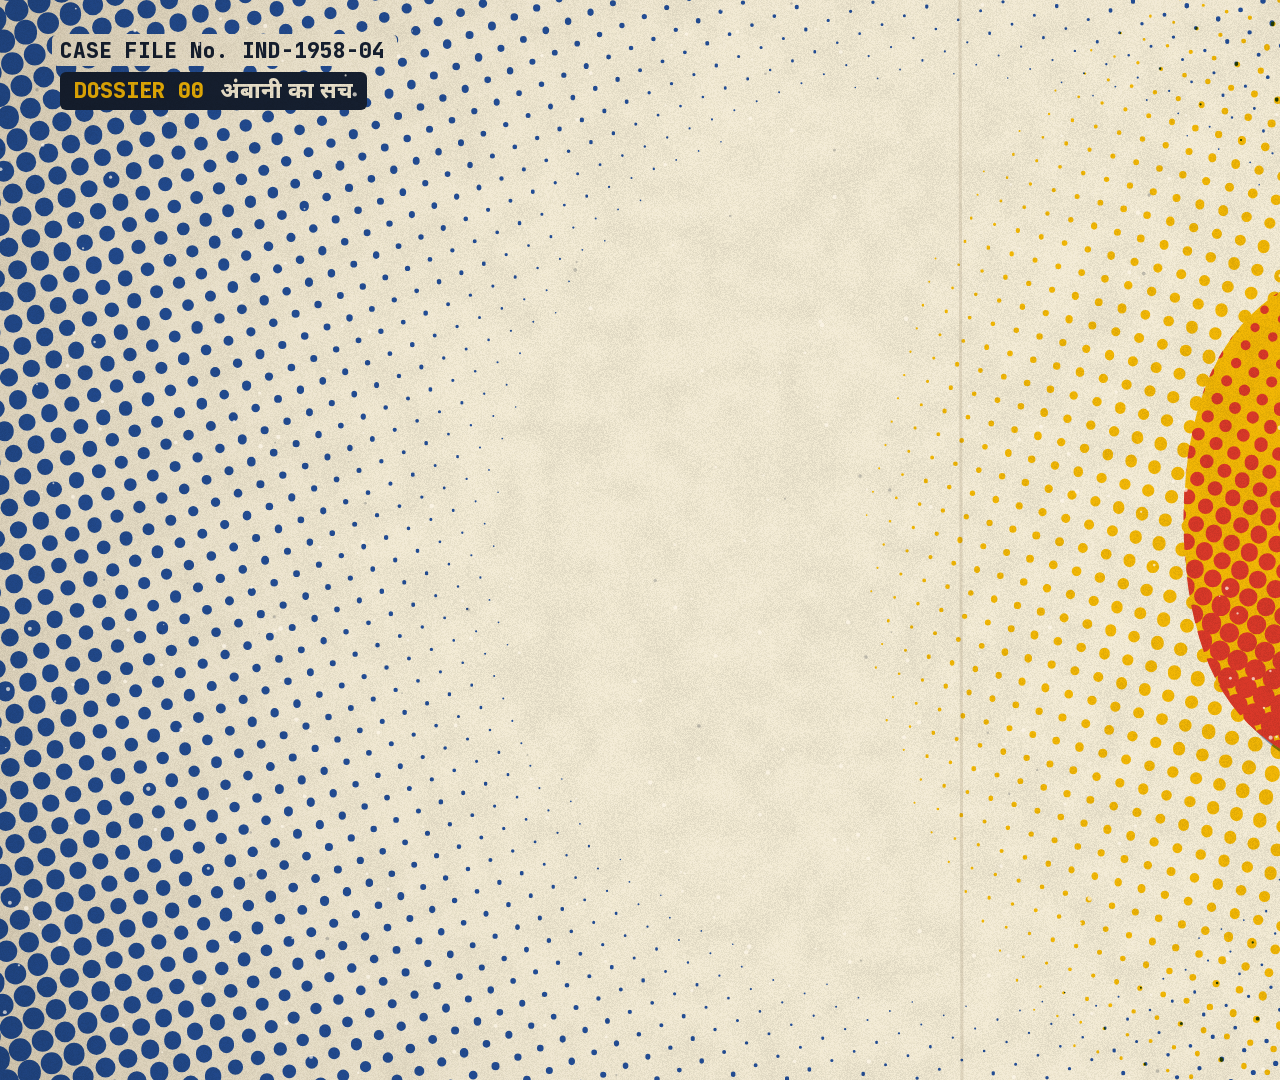
<file: ambani-ka-sach/index.html>
<!doctype html>
<html lang="hi">
<head>
<meta charset="utf-8">
<title>अंबानी का सच — Case File 1958–2016</title>
<link rel="stylesheet" href="fonts.css">
<style>
  html, body { margin: 0; width: 1920px; height: 1080px; overflow: hidden; background: #F4ECD8; }
  svg, canvas { position: absolute; left: 0; top: 0; width: 1920px; height: 1080px; }
  #paper { mix-blend-mode: multiply; pointer-events: none; }
  #fx { pointer-events: none; }
  .mul { mix-blend-mode: multiply; }
</style>
</head>
<body>
<svg id="stage" viewBox="0 0 1920 1080" xmlns="http://www.w3.org/2000/svg">
  <defs>
    <filter id="boil" x="-10%" y="-10%" width="120%" height="120%">
      <feTurbulence id="boilT" type="fractalNoise" baseFrequency="0.022" numOctaves="2" seed="1" result="w"/>
      <feDisplacementMap in="SourceGraphic" in2="w" scale="4.5" xChannelSelector="R" yChannelSelector="G" result="d"/>
      <feTurbulence type="fractalNoise" baseFrequency="0.72" numOctaves="2" seed="4" result="g"/>
      <feColorMatrix in="g" type="matrix" values="0 0 0 0 0  0 0 0 0 0  0 0 0 0 0  0 0 0 -22 15.2" result="gm"/>
      <feComposite in="d" in2="gm" operator="in"/>
    </filter>
    <filter id="stampInk" x="-12%" y="-12%" width="124%" height="124%">
      <feTurbulence type="fractalNoise" baseFrequency="0.042" numOctaves="3" seed="11" result="w"/>
      <feDisplacementMap in="SourceGraphic" in2="w" scale="6.5" xChannelSelector="R" yChannelSelector="G" result="d"/>
      <feTurbulence type="fractalNoise" baseFrequency="0.55" numOctaves="3" seed="21" result="g"/>
      <feColorMatrix in="g" type="matrix" values="0 0 0 0 0  0 0 0 0 0  0 0 0 0 0  0 0 0 -9 5.9" result="gm"/>
      <feComposite in="d" in2="gm" operator="in"/>
    </filter>
    <clipPath id="frameClip"><rect width="1920" height="1080"/></clipPath>
  </defs>
  <g clip-path="url(#frameClip)">
    <g id="cam"><g id="world"></g></g>
    <g id="hud"></g>
    <g id="wipe"></g>
    <rect id="flash" width="1920" height="1080" fill="#FFFFFF" opacity="0"/>
    <rect id="fade" width="1920" height="1080" fill="#162032" opacity="0"/>
  </g>
</svg>
<canvas id="paper" width="1920" height="1080"></canvas>
<canvas id="fx" width="1920" height="1080"></canvas>

<script>
// ============================================================
// Palette (paper + 5 flat spot inks) & Fonts
// ============================================================
const NS = 'http://www.w3.org/2000/svg';
const C = {
  paper: '#F4ECD8',
  ink: '#162032',
  cobalt: '#2454B5',
  mustard: '#F2B705',
  red: '#D93829',
  teal: '#1F8A70',
};
const F = {
  serif: "'Noto Serif Devanagari', serif",
  sans: "'Noto Sans Devanagari', sans-serif",
  display: "'Archivo Black', 'Noto Sans Devanagari', sans-serif",
  bagel: "'Bagel Fat One', 'Archivo Black', sans-serif",
  mono: "'JetBrains Mono', 'Noto Sans Devanagari', monospace",
};
const FPS = 30;
const DUR = 50.0;
window.DUR = DUR;

// ============================================================
// Core SVG & Deterministic Helpers
// ============================================================
function el(tag, attrs = {}, parent) {
  const e = document.createElementNS(NS, tag);
  for (const k in attrs) e.setAttribute(k, attrs[k]);
  if (parent) parent.appendChild(e);
  return e;
}
function txt(parent, str, attrs = {}) {
  const e = el('text', attrs, parent);
  e.textContent = str;
  return e;
}
function tf(e, x = 0, y = 0, s = 1, r = 0, sy) {
  e.setAttribute('transform', `translate(${x.toFixed(2)} ${y.toFixed(2)}) rotate(${r.toFixed(2)}) scale(${s.toFixed(4)} ${(sy ?? s).toFixed(4)})`);
}
function op(e, o) { e.setAttribute('opacity', Math.max(0, Math.min(1, o)).toFixed(3)); }
function show(e, v) { e.style.display = v ? '' : 'none'; }

const clamp = (x, a = 0, b = 1) => Math.max(a, Math.min(b, x));
const seg = (t, a, b) => clamp((t - a) / (b - a));
const lerp = (a, b, p) => a + (b - a) * p;
const E = {
  out: p => 1 - Math.pow(1 - p, 3),
  in: p => p * p * p,
  io: p => p < 0.5 ? 4 * p * p * p : 1 - Math.pow(-2 * p + 2, 3) / 2,
  back: p => { const c = 1.85; return 1 + (c + 1) * Math.pow(p - 1, 3) + c * Math.pow(p - 1, 2); },
};
function rng(seed) {
  return () => {
    seed |= 0;
    seed = seed + 0x6D2B79F5 | 0;
    let t = Math.imul(seed ^ seed >>> 15, 1 | seed);
    t = t + Math.imul(t ^ t >>> 7, 61 | t) ^ t;
    return ((t ^ t >>> 14) >>> 0) / 4294967296;
  };
}

const mctx = document.createElement('canvas').getContext('2d');
function measure(str, size, family, weight = 900) {
  mctx.font = `${weight} ${size}px ${family}`;
  return mctx.measureText(str).width;
}

// Word-by-word pop (preserves Devanagari conjuncts & matras!)
function wordsBlock(parent, str, o) {
  const { x, y, size, family = F.serif, weight = 900, fill = C.ink, shadow, gap = size * 0.28 } = o;
  const g = el('g', {}, parent);
  const ws = str.split(' ');
  const widths = ws.map(w => measure(w, size, family, weight));
  let cx = x;
  const items = ws.map((w, i) => {
    const wg = el('g', {}, g);
    const base = { x: 0, y: 0, 'font-size': size, 'font-family': family, 'font-weight': weight, 'text-anchor': 'middle' };
    if (shadow) txt(wg, w, { ...base, x: shadow.dx, y: shadow.dy, fill: shadow.fill, class: 'mul' });
    txt(wg, w, { ...base, fill });
    const it = { g: wg, x: cx + widths[i] / 2, y, w: widths[i], size };
    cx += widths[i] + gap;
    tf(wg, it.x, it.y);
    return it;
  });
  return { g, items, total: cx - x - gap, text: str, x, y, size };
}
function wordsPop(wb, t, t0, stagger = 0.08, d = 0.36, from = 56) {
  wb.items.forEach((it, i) => {
    const s = t0 + i * stagger;
    if (t < s) { op(it.g, 0); return; }
    const p = seg(t, s, s + d);
    op(it.g, 1);
    const sc = E.back(p);
    const sq = 1 + 0.22 * Math.sin(p * Math.PI) * (1 - p);
    const h = it.size * 0.35;
    it.g.setAttribute('transform', `translate(${it.x.toFixed(1)} ${(it.y + from * (1 - E.out(p))).toFixed(1)}) translate(0 ${-h}) scale(${(sc / sq).toFixed(3)} ${(sc * sq).toFixed(3)}) translate(0 ${h})`);
  });
}

// Halftone dot grid generator
function halftone(parent, { x0 = 0, y0 = 0, w = 1920, h = 1080, step = 22, angle = 15, color, f, maxK = 0.64 }) {
  const a = angle * Math.PI / 180, ca = Math.cos(a), sa = Math.sin(a);
  const n = Math.ceil(Math.hypot(w, h) / step / 2) + 2;
  let d = '';
  for (let i = -n; i <= n; i++) for (let j = -n; j <= n; j++) {
    const u = i * step, v = j * step;
    const x = x0 + w / 2 + u * ca - v * sa;
    const y = y0 + h / 2 + u * sa + v * ca;
    if (x < x0 - step || x > x0 + w + step || y < y0 - step || y > y0 + h + step) continue;
    const s = clamp(f(x, y));
    if (s < 0.06) continue;
    const r = s * step * maxK;
    d += `M${(x - r).toFixed(1)} ${y.toFixed(1)}a${r.toFixed(1)} ${r.toFixed(1)} 0 1 0 ${(2 * r).toFixed(1)} 0a${r.toFixed(1)} ${r.toFixed(1)} 0 1 0 ${(-2 * r).toFixed(1)} 0`;
  }
  return el('path', { d, fill: color }, parent);
}
const radial = (cx, cy, R, pw = 1.2) => (x, y) => Math.pow(clamp(1 - Math.hypot(x - cx, y - cy) / R), pw);
const edgeField = (R = 920, pw = 1.6) => (x, y) => Math.pow(clamp(Math.hypot(x - 960, y - 540) / R - 0.36), pw) * 1.3;

// Giant halftone-filled numeral with unique clipPath
function bigNumeral(parent, id, numStr, { x = 1540, y = 760, size = 640, fill = C.mustard, dotColor = C.red }) {
  const defs = document.querySelector('#stage defs');
  const cp = el('clipPath', { id }, defs);
  txt(cp, numStr, { x, y, 'font-size': size, 'font-family': F.bagel, 'font-weight': 900, 'text-anchor': 'middle' });
  const g = el('g', {}, parent);
  txt(g, numStr, { x: x + 10, y: y + 10, 'font-size': size, 'font-family': F.bagel, 'font-weight': 900, fill: C.cobalt, 'text-anchor': 'middle', class: 'mul', opacity: '0.55' });
  txt(g, numStr, { x, y, 'font-size': size, 'font-family': F.bagel, 'font-weight': 900, fill, 'text-anchor': 'middle' });
  const cg = el('g', { 'clip-path': `url(#${id})` }, g);
  const ht = halftone(cg, { x0: x - 520, y0: y - size * 0.9, w: 1040, h: size * 1.1, step: 20, angle: 28, color: dotColor, f: (px, py) => 0.25 + 0.72 * clamp((py - (y - size * 0.8)) / (size * 0.85)), maxK: 0.65 });
  ht.setAttribute('class', 'mul');
  return g;
}

// Caption pill (subtitle bar)
function captionPill(parent, parts, { x = 960, y = 985, size = 38 } = {}) {
  const g = el('g', {}, parent);
  const inner = el('g', {}, g);
  const w = parts.reduce((a, [s]) => a + measure(s, size, F.sans, 800), 0);
  const padX = 34, hgt = size * 1.72;
  el('rect', { x: -w / 2 - padX + 7, y: -hgt / 2 + 7, width: w + padX * 2, height: hgt, rx: 14, fill: C.cobalt, class: 'mul' }, inner);
  el('rect', { x: -w / 2 - padX, y: -hgt / 2, width: w + padX * 2, height: hgt, rx: 14, fill: C.ink }, inner);
  const t = el('text', { x: -w / 2, y: size * 0.34, 'font-size': size, 'font-family': F.sans, 'font-weight': 800 }, inner);
  parts.forEach(([s, col]) => {
    const sp = el('tspan', { fill: col || C.paper }, t);
    sp.textContent = s;
  });
  return { g, inner, x, y, w: w + padX * 2, h: hgt, text: parts.map(p => p[0]).join('') };
}
function captionAnim(c, t, t0) {
  if (t < t0) { op(c.g, 0); return; }
  const p = seg(t, t0, t0 + 0.36);
  op(c.g, seg(t, t0, t0 + 0.12));
  tf(c.g, c.x, c.y + 34 * (1 - E.out(p)), lerp(0.82, 1, E.back(p)), -1.1 * (1 - p) - 0.35);
}

// Rubber stamp
function stampEl(parent, str, { size = 130, color = C.red, family = F.display, padX = 42, padY = 22, border = 10 } = {}) {
  const g = el('g', {}, parent);
  const inner = el('g', { filter: 'url(#stampInk)' }, g);
  const w = measure(str, size, family, 900) + padX * 2;
  const h = size * 1.06 + padY * 2;
  el('rect', { x: -w / 2, y: -h / 2, width: w, height: h, rx: 18, fill: 'none', stroke: color, 'stroke-width': border }, inner);
  el('rect', { x: -w / 2 + border * 1.75, y: -h / 2 + border * 1.75, width: w - border * 3.5, height: h - border * 3.5, rx: 10, fill: 'none', stroke: color, 'stroke-width': border * 0.35 }, inner);
  txt(inner, str, { x: 0, y: size * 0.34, 'font-size': size, 'font-family': family, 'font-weight': 900, fill: color, 'text-anchor': 'middle' });
  return { g, w, h, str };
}
function stampAnim(s, t, t0, x, y, rot) {
  if (t < t0 - 0.09) { op(s.g, 0); return; }
  const p = seg(t, t0 - 0.09, t0);
  const after = Math.max(0, t - t0);
  const bounce = 1 + 0.055 * Math.sin(after * 28) * Math.exp(-after * 8.5);
  op(s.g, p < 1 ? 0.3 + 0.65 * p : 0.93);
  tf(s.g, x, y, lerp(2.5, 1, E.in(p)) * bounce, rot);
}

// ============================================================
// Timeline & Audio Event Table (matches timeline.json)
// ============================================================
const EV = [
  { t: 0.20, type: 'paper_slide' },
  { t: 0.40, type: 'voice', id: 'l1' },
  { t: 2.00, type: 'redact_lift' },
  { t: 3.00, type: 'redact_lift' },
  { t: 4.00, type: 'redact_lift' },
  { t: 5.65, type: 'typewriter', dur: 0.70 },
  { t: 5.78, type: 'whoosh' },
  { t: 6.40, type: 'voice', id: 'l2' },
  { t: 9.50, type: 'stamp', big: false },
  { t: 13.50, type: 'shutter' },
  { t: 14.00, type: 'stamp', big: true },
  { t: 14.20, type: 'voice', id: 'l3' },
  { t: 22.28, type: 'whoosh' },
  { t: 22.90, type: 'voice', id: 'l4' },
  { t: 23.80, type: 'click' },
  { t: 24.60, type: 'click' },
  { t: 25.40, type: 'click' },
  { t: 26.20, type: 'zoom_swell' },
  { t: 31.28, type: 'whoosh' },
  { t: 32.00, type: 'voice', id: 'l5' },
  { t: 36.00, type: 'stamp', big: false },
  { t: 40.00, type: 'paper_slide' },
  { t: 40.30, type: 'voice', id: 'l6' },
  { t: 41.20, type: 'pin_snap' },
  { t: 42.10, type: 'pin_snap' },
  { t: 43.00, type: 'pin_snap' },
  { t: 47.50, type: 'stamp', big: true },
];
window.EV = EV;

// ============================================================
// Scene Builder
// ============================================================
const world = document.getElementById('world');
const cam = document.getElementById('cam');
const hud = document.getElementById('hud');
const wipe = document.getElementById('wipe');
const flash = document.getElementById('flash');
const fade = document.getElementById('fade');

const scenes = [];
function scene(t0, t1, build) {
  const g = el('g', {}, world);
  const update = build(g);
  scenes.push({ t0, t1, g, update });
}

// Text registry for readcheck.mjs
const textEntries = [];
function registerText(t0, t1, id, text, x0, y0, x1, y1, pass = false) {
  textEntries.push({ t0, t1, id, text, x0, y0, x1, y1, pass });
}
window.TEXTS = (t) => textEntries
  .filter(e => t >= e.t0 && t < e.t1)
  .map(({ id, text, x0, y0, x1, y1, pass }) => pass ? { id, text, x0, y0, x1, y1, pass: true } : { id, text, x0, y0, x1, y1 });

let hudUpdate = () => {}, wipeUpdate = () => {};
let sceneCamTransform = () => ({ x: 0, y: 0, s: 1, fx: 960, fy: 540 });

function buildAll() {
  // ------------------------------------------------------------
  // SHOT 1 (0.0 – 6.0 s): Cold Open — Redacted Dossier (00)
  // ------------------------------------------------------------
  scene(0, 6.0, (g) => {
    el('rect', { width: 1920, height: 1080, fill: C.paper }, g);
    halftone(g, { color: C.mustard, step: 24, angle: 15, f: radial(1560, 560, 760, 1.15), maxK: 0.64 });
    halftone(g, { color: C.cobalt, step: 24, angle: 68, f: edgeField(940, 1.5), maxK: 0.54 }).setAttribute('class', 'mul');
    bigNumeral(g, 'num00', '00', { x: 1570, y: 770, size: 650, fill: C.mustard, dotColor: C.red });

    const h1 = wordsBlock(g, 'अंबानी का सच', {
      x: 110, y: 240, size: 138, family: F.serif, weight: 900, fill: C.ink,
      shadow: { fill: C.cobalt, dx: 8, dy: 8 }, gap: 38
    });
    registerText(0.15, 6.0, 's1_title', 'अंबानी का सच', 110, 120, 1080, 270);

    // Sub-banner dossier tag
    const subTag = el('g', {}, g);
    el('rect', { x: 118, y: 294, width: 570, height: 48, rx: 6, fill: C.ink }, subTag);
    txt(subTag, 'CLASSIFIED BRIEF · 1958–2016', { x: 138, y: 327, 'font-size': 25, 'font-family': F.mono, 'font-weight': 800, fill: C.mustard, 'letter-spacing': 1.5 });
    registerText(0.45, 6.0, 's1_tag', 'CLASSIFIED BRIEF · 1958–2016', 118, 294, 688, 342, true);

    // Redacted memo sheet on lower-left / centre
    const memo = el('g', {}, g);
    el('rect', { x: 120, y: 392, width: 920, height: 470, rx: 10, fill: C.cobalt, class: 'mul', opacity: '0.45', transform: 'translate(10 10)' }, memo);
    el('rect', { x: 112, y: 384, width: 920, height: 470, rx: 10, fill: '#FAF4E6', stroke: C.ink, 'stroke-width': 6 }, memo);
    txt(memo, 'EXHIBIT FORMULA // INTERNAL AUDIT', { x: 154, y: 444, 'font-size': 24, 'font-family': F.mono, 'font-weight': 800, fill: C.red });
    el('line', { x1: 154, y1: 466, x2: 990, y2: 466, stroke: C.ink, 'stroke-width': 3 }, memo);

    const rows = [
      { y: 530, label: '01 / CAPITAL:', val: 'AMONG PUBLIC INVESTORS', barCol: C.ink, tLift: 2.0 },
      { y: 635, label: '02 / CONTROL:', val: 'FULL BACKWARD SUPPLY CHAIN', barCol: C.ink, tLift: 3.0 },
      { y: 740, label: '03 / SCALE:', val: 'MASS-MARKET ZERO PRICING', barCol: C.ink, tLift: 4.0 },
    ];
    const bars = rows.map(r => {
      txt(memo, r.label, { x: 154, y: r.y, 'font-size': 27, 'font-family': F.mono, 'font-weight': 800, fill: C.cobalt });
      const vt = txt(memo, r.val, { x: 420, y: r.y, 'font-size': 27, 'font-family': F.mono, 'font-weight': 800, fill: C.ink });
      const bar = el('rect', { x: 414, y: r.y - 32, width: 560, height: 44, rx: 4, fill: C.ink }, memo);
      return { bar, vt, tLift: r.tLift, y: r.y };
    });

    const cap = captionPill(g, [
      ['एक कमरे से ', C.paper],
      ['भारत की सबसे बड़ी कंपनी', C.mustard],
      [' तक का सफ़र।', C.paper]
    ]);
    registerText(0.65, 6.0, 's1_cap', cap.text, cap.x - cap.w / 2, cap.y - cap.h / 2, cap.x + cap.w / 2, cap.y + cap.h / 2);

    return (t) => {
      wordsPop(h1, t, 0.12, 0.10, 0.36);
      const tp = seg(t, 0.45, 0.78);
      op(subTag, tp);
      tf(subTag, 0, 20 * (1 - E.out(tp)));
      const mp = seg(t, 0.25, 0.68);
      op(memo, seg(t, 0.25, 0.38));
      tf(memo, 0, 380 * (1 - E.back(mp)));
      bars.forEach(b => {
        const p = seg(t, b.tLift, b.tLift + 0.34);
        const w = 560 * (1 - E.io(p));
        b.bar.setAttribute('width', Math.max(0, w).toFixed(1));
        b.bar.setAttribute('x', (414 + (560 - w)).toFixed(1));
        op(b.bar, w > 4 ? 1 : 0);
      });
      captionAnim(cap, t, 0.65);
    };
  });

  // ------------------------------------------------------------
  // SHOT 2 (6.0 – 13.5 s): Exhibit 01 — 1958 Mumbai Yarn Room
  // ------------------------------------------------------------
  scene(6.0, 13.5, (g) => {
    el('rect', { width: 1920, height: 1080, fill: C.paper }, g);
    halftone(g, { color: C.teal, step: 22, angle: 22, f: radial(1420, 520, 740, 1.1), maxK: 0.62 });
    halftone(g, { color: C.cobalt, step: 24, angle: 72, f: edgeField(950, 1.5), maxK: 0.5 }).setAttribute('class', 'mul');
    bigNumeral(g, 'num01', '01', { x: 1585, y: 770, size: 650, fill: C.mustard, dotColor: C.teal });

    const h1 = wordsBlock(g, '1958: छोटा कमरा', {
      x: 110, y: 235, size: 122, family: F.serif, weight: 900, fill: C.ink,
      shadow: { fill: C.teal, dx: 8, dy: 8 }, gap: 34
    });
    registerText(6.15, 13.5, 's2_title', '1958: छोटा कमरा', 110, 120, 1020, 265);

    // Hand-drawn boiled prop: 1958 Mumbai Desk + Yarn Spool + Spice Crate
    const prop = el('g', { filter: 'url(#boil)' }, g);
    // Ledger card
    el('rect', { x: 130, y: 345, width: 470, height: 480, rx: 14, fill: '#FAF4E6', stroke: C.ink, 'stroke-width': 7 }, prop);
    el('rect', { x: 130, y: 345, width: 470, height: 78, rx: 10, fill: C.cobalt, stroke: C.ink, 'stroke-width': 7 }, prop);
    txt(prop, 'RELIANCE COMMERCIAL', { x: 158, y: 396, 'font-size': 27, 'font-family': F.mono, 'font-weight': 800, fill: C.paper });
    for (let i = 0; i < 6; i++) {
      const ly = 480 + i * 54;
      el('line', { x1: 162, y1: ly, x2: 568, y2: ly, stroke: C.ink, 'stroke-width': 3 }, prop);
      el('rect', { x: 165, y: ly - 24, width: 170 + (i % 3) * 65, height: 14, rx: 4, fill: i % 2 ? C.teal : C.mustard }, prop);
    }
    // Yarn spool right of ledger
    const spool = el('g', {}, prop);
    el('ellipse', { cx: 880, cy: 730, rx: 145, ry: 34, fill: C.mustard, stroke: C.ink, 'stroke-width': 7 }, spool);
    el('rect', { x: 765, y: 460, width: 230, height: 265, fill: C.red, stroke: C.ink, 'stroke-width': 7 }, spool);
    for (let y = 495; y <= 700; y += 34) {
      el('path', { d: `M768 ${y} Q880 ${y + 22} 992 ${y}`, fill: 'none', stroke: C.ink, 'stroke-width': 5 }, spool);
    }
    el('ellipse', { cx: 880, cy: 460, rx: 145, ry: 34, fill: C.mustard, stroke: C.ink, 'stroke-width': 7 }, spool);
    el('ellipse', { cx: 880, cy: 460, rx: 44, ry: 12, fill: C.paper, stroke: C.ink, 'stroke-width': 5 }, spool);

    const st = stampEl(g, 'TRADING', { size: 122, color: C.red });
    registerText(9.5, 13.5, 's2_stamp', 'TRADING', 1120, 480, 1680, 680, true);

    const cap = captionPill(g, [
      ['1958 मुंबई: ', C.mustard],
      ['मसाले और पॉलिएस्टर यार्न का छोटा व्यापार।', C.paper]
    ]);
    registerText(6.4, 13.5, 's2_cap', cap.text, cap.x - cap.w / 2, cap.y - cap.h / 2, cap.x + cap.w / 2, cap.y + cap.h / 2);

    return (t) => {
      wordsPop(h1, t, 6.12, 0.09, 0.34);
      const p = seg(t, 6.25, 6.72);
      op(prop, seg(t, 6.25, 6.40));
      tf(prop, 0, 320 * (1 - E.back(p)));
      const bob = Math.sin((t - 6.7) * 2.4) * 6;
      tf(spool, 0, t > 6.7 ? bob : 0);
      stampAnim(st, t, 9.5, 1360, 560, -10);
      captionAnim(cap, t, 6.40);
    };
  });

  // ------------------------------------------------------------
  // SHOT 3 (13.5 – 22.5 s): Exhibit 02 — 1977 Equity Cult (7× IPO)
  // ------------------------------------------------------------
  scene(13.5, 22.5, (g) => {
    const camLocal = el('g', {}, g);
    el('rect', { width: 1920, height: 1080, fill: C.paper }, camLocal);
    const halo = halftone(camLocal, { color: C.cobalt, step: 22, angle: 18, f: radial(1180, 540, 820, 1.05), maxK: 0.65 });
    halftone(camLocal, { color: C.mustard, step: 24, angle: 66, f: radial(300, 920, 620, 1.2), maxK: 0.56 }).setAttribute('class', 'mul');
    bigNumeral(camLocal, 'num02', '02', { x: 1585, y: 770, size: 650, fill: C.mustard, dotColor: C.cobalt });

    const h1 = wordsBlock(camLocal, '1977: आम निवेशक', {
      x: 110, y: 235, size: 122, family: F.serif, weight: 900, fill: C.ink,
      shadow: { fill: C.cobalt, dx: 8, dy: 8 }, gap: 34
    });
    registerText(13.65, 22.5, 's3_title', '1977: आम निवेशक', 110, 120, 1100, 265);

    // Chart + Retail Crowd Dots
    const board = el('g', {}, camLocal);
    el('rect', { x: 120, y: 340, width: 920, height: 500, rx: 14, fill: C.cobalt, class: 'mul', opacity: '0.35', transform: 'translate(10 10)' }, board);
    el('rect', { x: 112, y: 332, width: 920, height: 500, rx: 14, fill: '#FAF4E6', stroke: C.ink, 'stroke-width': 7 }, board);
    txt(board, 'IPO SUBSCRIPTION DEMAND · 1977', { x: 156, y: 388, 'font-size': 25, 'font-family': F.mono, 'font-weight': 800, fill: C.ink });

    // Bar comparison: Target 1× vs Demand 7×
    el('line', { x1: 156, y1: 760, x2: 980, y2: 760, stroke: C.ink, 'stroke-width': 5 }, board);
    el('rect', { x: 210, y: 710, width: 150, height: 50, fill: C.cobalt, stroke: C.ink, 'stroke-width': 5 }, board);
    txt(board, '1× OFFER', { x: 285, y: 798, 'font-size': 22, 'font-family': F.mono, 'font-weight': 800, fill: C.ink, 'text-anchor': 'middle' });

    const bar7 = el('rect', { x: 440, y: 760, width: 170, height: 0, fill: C.teal, stroke: C.ink, 'stroke-width': 5 }, board);
    txt(board, '7× PUBLIC', { x: 525, y: 798, 'font-size': 22, 'font-family': F.mono, 'font-weight': 800, fill: C.teal, 'text-anchor': 'middle' });
    const val7 = txt(board, '7×', { x: 525, y: 445, 'font-size': 62, 'font-family': F.display, 'font-weight': 900, fill: C.red, 'text-anchor': 'middle' });

    // Crowd dots matrix representing thousands of retail shareholders
    const crowdG = el('g', { filter: 'url(#boil)' }, board);
    const crowdDots = [];
    for (let r = 0; r < 6; r++) for (let c = 0; c < 7; c++) {
      crowdDots.push(el('circle', {
        cx: 690 + c * 46, cy: 480 + r * 46, r: 14,
        fill: (r + c) % 3 === 0 ? C.mustard : C.cobalt, stroke: C.ink, 'stroke-width': 4
      }, crowdG));
    }

    const st = stampEl(camLocal, '7× IPO', { size: 136, color: C.red });
    registerText(14.0, 22.5, 's3_stamp', '7× IPO', 1120, 440, 1680, 680, true);

    const cap = captionPill(g, [
      ['बैंकों को छोड़ ', C.paper],
      ['आम निवेशकों से पूँजी', C.mustard],
      [' — 7 गुना सब्सक्रिप्शन।', C.paper]
    ]);
    registerText(14.3, 22.5, 's3_cap', cap.text, cap.x - cap.w / 2, cap.y - cap.h / 2, cap.x + cap.w / 2, cap.y + cap.h / 2);

    return (t) => {
      wordsPop(h1, t, 13.58, 0.08, 0.32);
      const bp = E.out(seg(t, 13.7, 14.15));
      op(board, seg(t, 13.6, 13.8));
      tf(board, 0, 260 * (1 - bp));
      const grow = E.out(seg(t, 14.3, 17.0));
      const bh = 300 * grow;
      bar7.setAttribute('y', (760 - bh).toFixed(1));
      bar7.setAttribute('height', bh.toFixed(1));
      op(val7, seg(t, 16.5, 17.0));
      crowdDots.forEach((d, idx) => {
        const dt = 15.0 + idx * 0.08;
        const dp = E.back(seg(t, dt, dt + 0.25));
        d.setAttribute('r', (14 * Math.max(0, dp)).toFixed(1));
      });
      stampAnim(st, t, 14.0, 1330, 495, -8);
      // Slow push-in across the exhibit (camera move #2)
      const push = lerp(1.0, 1.07, E.io(seg(t, 14.5, 22.4)));
      tf(camLocal, 960 * (1 - push), 540 * (1 - push), push);
      op(halo, 0.78 + 0.14 * Math.sin((t - 13.5) * 3));
      captionAnim(cap, t, 14.3);
    };
  });

  // ------------------------------------------------------------
  // SHOT 4 (22.5 – 31.5 s): Exhibit 03 — 2000 Jamnagar Integration
  // ------------------------------------------------------------
  scene(22.5, 31.5, (g) => {
    const camLocal = el('g', {}, g);
    el('rect', { width: 1920, height: 1080, fill: C.paper }, camLocal);
    halftone(camLocal, { color: C.teal, step: 20, angle: 24, f: radial(1530, 560, 760, 1.0), maxK: 0.68 });
    halftone(camLocal, { color: C.red, step: 22, angle: 70, f: radial(260, 200, 620, 1.3), maxK: 0.5 }).setAttribute('class', 'mul');
    bigNumeral(camLocal, 'num03', '03', { x: 1585, y: 770, size: 650, fill: C.mustard, dotColor: C.teal });

    const h1 = wordsBlock(camLocal, '2000: सप्लाई चेन', {
      x: 110, y: 235, size: 122, family: F.serif, weight: 900, fill: C.ink,
      shadow: { fill: C.teal, dx: 8, dy: 8 }, gap: 34
    });
    registerText(22.65, 31.5, 's4_title', '2000: सप्लाई चेन', 110, 120, 1080, 265);

    // 4-Node Backward Integration Blueprint
    const nodes = [
      { x: 185, label: '01 CRUDE', sub: 'RAW IMPORT', col: C.cobalt, t: 23.0 },
      { x: 430, label: '02 JAMNAGAR', sub: '36 MO BUILD', col: C.red, t: 23.8 },
      { x: 675, label: '03 POLYMER', sub: 'PETROCHEM', col: C.teal, t: 24.6 },
      { x: 920, label: '04 RETAIL', sub: 'END MARKET', col: C.mustard, t: 25.4 },
    ];
    const chainG = el('g', {}, camLocal);
    const linkLines = [];
    for (let i = 0; i < 3; i++) {
      linkLines.push(el('line', {
        x1: nodes[i].x + 90, y1: 520, x2: nodes[i + 1].x - 90, y2: 520,
        stroke: C.ink, 'stroke-width': 8, 'stroke-dasharray': '14 8'
      }, chainG));
    }
    const nodeGs = nodes.map(nd => {
      const ng = el('g', {}, chainG);
      el('rect', { x: nd.x - 86, y: 430, width: 172, height: 180, rx: 14, fill: '#FAF4E6', stroke: C.ink, 'stroke-width': 7 }, ng);
      el('rect', { x: nd.x - 86, y: 430, width: 172, height: 52, rx: 10, fill: nd.col, stroke: C.ink, 'stroke-width': 7 }, ng);
      txt(ng, nd.label, { x: nd.x, y: 465, 'font-size': 21, 'font-family': F.mono, 'font-weight': 800, fill: nd.col === C.mustard ? C.ink : C.paper, 'text-anchor': 'middle' });
      txt(ng, nd.sub, { x: nd.x, y: 565, 'font-size': 21, 'font-family': F.mono, 'font-weight': 800, fill: C.ink, 'text-anchor': 'middle' });
      return { ng, t: nd.t };
    });

    // Jamnagar Schematic Refinery silhouette (boiled)
    const refG = el('g', { filter: 'url(#boil)' }, camLocal);
    el('rect', { x: 140, y: 690, width: 840, height: 135, rx: 10, fill: '#FAF4E6', stroke: C.ink, 'stroke-width': 6 }, refG);
    [220, 310, 400, 520, 620, 740, 840].forEach((tx, idx) => {
      const h = 70 + (idx % 3) * 28;
      el('rect', { x: tx, y: 785 - h, width: 42, height: h, fill: idx % 2 ? C.teal : C.cobalt, stroke: C.ink, 'stroke-width': 5 }, refG);
    });
    txt(refG, 'JAMNAGAR COMPLEX · WORLD LARGEST HUB', { x: 560, y: 814, 'font-size': 22, 'font-family': F.mono, 'font-weight': 800, fill: C.ink, 'text-anchor': 'middle' });

    const cap = captionPill(g, [
      ['2000 जामनगर: ', C.mustard],
      ['कच्चे माल से बाज़ार तक पूरी सप्लाई चेन खुद बनाई।', C.paper]
    ]);
    registerText(23.0, 31.5, 's4_cap', cap.text, cap.x - cap.w / 2, cap.y - cap.h / 2, cap.x + cap.w / 2, cap.y + cap.h / 2);

    return (t) => {
      wordsPop(h1, t, 22.60, 0.08, 0.32);
      nodeGs.forEach(n => {
        const p = seg(t, n.t, n.t + 0.35);
        op(n.ng, seg(t, n.t, n.t + 0.1));
        tf(n.ng, 0, 50 * (1 - E.back(p)));
      });
      linkLines.forEach((ln, i) => {
        op(ln, seg(t, nodes[i].t + 0.25, nodes[i].t + 0.55));
      });
      op(refG, seg(t, 23.3, 23.8));

      // Signature Snap Zoom into the giant halftone 03 dots (camera move #3)
      let zm = 1.0;
      if (t >= 26.2 && t < 27.0) zm = lerp(1.0, 2.35, E.io(seg(t, 26.2, 27.0)));
      else if (t >= 27.0 && t < 27.7) zm = 2.35;
      else if (t >= 27.7 && t < 28.4) zm = lerp(2.35, 1.0, E.out(seg(t, 27.7, 28.4)));
      const focusX = 1520, focusY = 580;
      tf(camLocal, focusX * (1 - zm), focusY * (1 - zm), zm);

      captionAnim(cap, t, 23.0);
    };
  });

  // ------------------------------------------------------------
  // SHOT 5 (31.5 – 40.0 s): Exhibit 04 (Dark Night Ground) — 2016 Jio Blitz
  // ------------------------------------------------------------
  scene(31.5, 40.0, (g) => {
    el('rect', { width: 1920, height: 1080, fill: C.ink }, g);
    halftone(g, { color: C.cobalt, step: 22, angle: 32, f: radial(1500, 520, 820, 1.05), maxK: 0.62 });
    halftone(g, { color: C.teal, step: 24, angle: 74, f: edgeField(940, 1.4), maxK: 0.48 }).setAttribute('class', 'mul');
    bigNumeral(g, 'num04', '04', { x: 1585, y: 770, size: 650, fill: C.teal, dotColor: C.ink });

    const h1 = wordsBlock(g, '2016: ज़ीरो प्राइस', {
      x: 110, y: 235, size: 122, family: F.serif, weight: 900, fill: C.paper,
      shadow: { fill: C.red, dx: 8, dy: 8 }, gap: 34
    });
    registerText(31.65, 40.0, 's5_title', '2016: ज़ीरो प्राइस', 110, 120, 1100, 265);

    // Price Drop Card + Subscriber Odometer
    const card = el('g', {}, g);
    el('rect', { x: 112, y: 332, width: 930, height: 496, rx: 14, fill: '#1F2C45', stroke: C.paper, 'stroke-width': 6 }, card);
    txt(card, 'DATA COST / GB', { x: 162, y: 394, 'font-size': 25, 'font-family': F.mono, 'font-weight': 800, fill: C.mustard });
    const oldPrice = txt(card, '₹250 / GB', { x: 162, y: 505, 'font-size': 74, 'font-family': F.display, 'font-weight': 900, fill: C.paper });
    const strike = el('line', { x1: 155, y1: 480, x2: 155, y2: 480, stroke: C.red, 'stroke-width': 12 }, card);
    const freePrice = txt(card, '₹0 FREE', { x: 640, y: 515, 'font-size': 86, 'font-family': F.display, 'font-weight': 900, fill: C.mustard });

    el('line', { x1: 162, y1: 565, x2: 992, y2: 565, stroke: C.cobalt, 'stroke-width': 4 }, card);
    txt(card, '170 DAYS SUBSCRIBER SURGE', { x: 162, y: 625, 'font-size': 25, 'font-family': F.mono, 'font-weight': 800, fill: C.teal });
    const subCount = txt(card, '0 CRORE', { x: 162, y: 745, 'font-size': 102, 'font-family': F.display, 'font-weight': 900, fill: C.paper });
    const barBg = el('rect', { x: 162, y: 775, width: 820, height: 28, rx: 6, fill: C.ink, stroke: C.paper, 'stroke-width': 3 }, card);
    const barFill = el('rect', { x: 165, y: 778, width: 0, height: 22, rx: 4, fill: C.teal }, card);

    const st = stampEl(g, 'DISRUPTED', { size: 108, color: C.red });
    registerText(36.0, 40.0, 's5_stamp', 'DISRUPTED', 1050, 450, 1740, 680, true);

    const cap = captionPill(g, [
      ['2016: ', C.mustard],
      ['मुफ्त 4G डेटा से ', C.paper],
      ['170 दिन में 10 करोड़ यूज़र्स।', C.mustard]
    ]);
    registerText(32.0, 40.0, 's5_cap', cap.text, cap.x - cap.w / 2, cap.y - cap.h / 2, cap.x + cap.w / 2, cap.y + cap.h / 2);

    return (t) => {
      wordsPop(h1, t, 31.60, 0.08, 0.32);
      const cp = E.back(seg(t, 31.7, 32.15));
      op(card, seg(t, 31.7, 31.85));
      tf(card, 0, 260 * (1 - cp));
      // Strike through ₹250
      const sp = E.out(seg(t, 33.2, 33.65));
      strike.setAttribute('x2', (155 + 425 * sp).toFixed(1));
      op(freePrice, E.back(seg(t, 33.65, 34.05)));
      // Subscriber odometer 0 -> 10 CRORE
      const up = E.out(seg(t, 34.2, 37.8));
      const num = Math.round(up * 10);
      subCount.textContent = `${num} CRORE`;
      barFill.setAttribute('width', (814 * up).toFixed(1));
      stampAnim(st, t, 36.0, 1380, 560, -9);
      captionAnim(cap, t, 32.0);
    };
  });

  // ------------------------------------------------------------
  // SHOT 6 (40.0 – 50.0 s): Evidence Board & Verdict (VERIFIED)
  // ------------------------------------------------------------
  scene(40.0, 50.0, (g) => {
    const camLocal = el('g', {}, g);
    el('rect', { width: 1920, height: 1080, fill: C.paper }, camLocal);
    halftone(camLocal, { color: C.mustard, step: 22, angle: 16, f: radial(960, 480, 960, 1.3), maxK: 0.56 });
    halftone(camLocal, { color: C.cobalt, step: 24, angle: 64, f: edgeField(960, 1.6), maxK: 0.48 }).setAttribute('class', 'mul');

    const h1 = wordsBlock(camLocal, 'असली रणनीति', {
      x: 110, y: 195, size: 112, family: F.serif, weight: 900, fill: C.ink,
      shadow: { fill: C.red, dx: 8, dy: 8 }, gap: 34
    });
    registerText(40.15, 50.0, 's6_title', 'असली रणनीति', 110, 95, 860, 225);

    // 4 Pinned Exhibit Cards across the Evidence Board
    const exhibits = [
      { x: 130, y: 290, yr: '1958', tag: 'CASH ENGINE', desc: 'YARN & SPICES', col: C.cobalt, rot: -2.2, t: 40.5 },
      { x: 560, y: 310, yr: '1977', tag: '7× PUBLIC IPO', desc: 'RETAIL CAPITAL', col: C.teal, rot: 1.8, t: 41.2 },
      { x: 990, y: 290, yr: '2000', tag: 'JAMNAGAR', desc: 'SUPPLY CONTROL', col: C.mustard, rot: -1.5, t: 42.1 },
      { x: 1420, y: 310, yr: '2016', tag: '10 CR / 170D', desc: 'ZERO-PRICE SCALE', col: C.red, rot: 2.0, t: 43.0 },
    ];
    // Vermilion red strings connecting the pins
    const strings = [];
    for (let i = 0; i < 3; i++) {
      const a = exhibits[i], b = exhibits[i + 1];
      strings.push({
        el: el('line', { x1: a.x + 175, y1: a.y + 14, x2: b.x + 175, y2: b.y + 14, stroke: C.red, 'stroke-width': 7 }, camLocal),
        t: b.t + 0.1
      });
    }
    const exGs = exhibits.map(ex => {
      const eg = el('g', {}, camLocal);
      const inner = el('g', { transform: `translate(${ex.x} ${ex.y}) rotate(${ex.rot})` }, eg);
      el('rect', { x: 10, y: 10, width: 350, height: 320, rx: 12, fill: C.cobalt, class: 'mul', opacity: '0.35' }, inner);
      el('rect', { x: 0, y: 0, width: 350, height: 320, rx: 12, fill: '#FAF4E6', stroke: C.ink, 'stroke-width': 6 }, inner);
      el('rect', { x: 0, y: 0, width: 350, height: 84, rx: 8, fill: ex.col, stroke: C.ink, 'stroke-width': 6 }, inner);
      txt(inner, ex.yr, { x: 175, y: 66, 'font-size': 38, 'font-family': F.display, 'font-weight': 900, fill: ex.col === C.mustard ? C.ink : C.paper, 'text-anchor': 'middle' });
      txt(inner, ex.tag, { x: 175, y: 168, 'font-size': 34, 'font-family': F.mono, 'font-weight': 800, fill: C.ink, 'text-anchor': 'middle' });
      el('line', { x1: 40, y1: 210, x2: 310, y2: 210, stroke: C.ink, 'stroke-width': 4 }, inner);
      txt(inner, ex.desc, { x: 175, y: 266, 'font-size': 24, 'font-family': F.mono, 'font-weight': 800, fill: C.cobalt, 'text-anchor': 'middle' });
      // Pin head at top rim, clear of year text
      el('circle', { cx: 175, cy: 14, r: 11, fill: C.red, stroke: C.ink, 'stroke-width': 4 }, inner);
      return { eg, t: ex.t };
    });

    // Summary thesis bar above caption
    const thesis = el('g', {}, camLocal);
    el('rect', { x: 260, y: 715, width: 1400, height: 112, rx: 14, fill: '#FAF4E6', stroke: C.ink, 'stroke-width': 6 }, thesis);
    txt(thesis, 'RETAIL CAPITAL  +  BACKWARD CONTROL  +  MASS SCALE', {
      x: 960, y: 784, 'font-size': 36, 'font-family': F.mono, 'font-weight': 800, fill: C.ink, 'text-anchor': 'middle'
    });
    registerText(44.0, 50.0, 's6_thesis', 'RETAIL CAPITAL + BACKWARD CONTROL + MASS SCALE', 260, 715, 1660, 827);

    const st = stampEl(camLocal, 'VERIFIED', { size: 114, color: C.red });
    registerText(47.5, 50.0, 's6_stamp', 'VERIFIED', 1120, 100, 1780, 290, true);

    const cap = captionPill(g, [
      ['असली सच: ', C.mustard],
      ['आम पूँजी, पूरा कंट्रोल, और बड़े स्केल का खेल।', C.paper]
    ]);
    registerText(40.4, 50.0, 's6_cap', cap.text, cap.x - cap.w / 2, cap.y - cap.h / 2, cap.x + cap.w / 2, cap.y + cap.h / 2);

    return (t) => {
      wordsPop(h1, t, 40.10, 0.08, 0.32);
      exGs.forEach(ex => {
        const p = E.back(seg(t, ex.t, ex.t + 0.35));
        op(ex.eg, seg(t, ex.t, ex.t + 0.1));
        tf(ex.eg, 0, 80 * (1 - p));
      });
      strings.forEach(s => op(s.el, seg(t, s.t, s.t + 0.2)));
      op(thesis, seg(t, 44.0, 44.45));
      stampAnim(st, t, 47.5, 1410, 190, -8);

      // Camera move #4: Pan left-to-centre + pull-back across the Evidence Board
      const u = E.io(seg(t, 40.0, 44.8));
      const zm = lerp(1.24, 1.0, u);
      const px = lerp(580, 960, u);
      const py = lerp(450, 540, u);
      tf(camLocal, 960 - px * zm, 540 - py * zm, zm);

      captionAnim(cap, t, 40.4);
    };
  });

  // ------------------------------------------------------------
  // HUD (Case Number, Chapter Chip, REC Indicator)
  // ------------------------------------------------------------
  const hudG = el('g', {}, hud);
  const caseBg = el('rect', { x: 52, y: 34, width: 345, height: 32, rx: 6 }, hudG);
  const caseNo = txt(hudG, 'CASE FILE No. IND-1958-04', { x: 60, y: 58, 'font-size': 21, 'font-family': F.mono, 'font-weight': 800 });
  const chip = el('g', {}, hudG);
  const chipBg = el('rect', { x: 60, y: 72, height: 38, rx: 6 }, chip);
  const chipA = txt(chip, '', { x: 74, y: 98, 'font-size': 22, 'font-family': F.mono, 'font-weight': 800 });
  const chipB = txt(chip, '', { y: 98, 'font-size': 22, 'font-family': F.sans, 'font-weight': 800 });

  const recG = el('g', {}, hudG);
  const recBg = el('rect', { x: 1680, y: 38, width: 180, height: 48, rx: 8, 'stroke-width': 4 }, recG);
  const recDot = el('circle', { cx: 1708, cy: 62, r: 9, fill: C.red }, recG);
  const recT = txt(recG, '1958–2016', { x: 1728, y: 70, 'font-size': 23, 'font-family': F.mono, 'font-weight': 800 });

  const chips = [
    [0.0, 6.0, 'DOSSIER 00', 'अंबानी का सच'],
    [6.0, 13.5, 'EXHIBIT 01', '1958 मुंबई'],
    [13.5, 22.5, 'EXHIBIT 02', '1977 IPO'],
    [22.5, 31.5, 'EXHIBIT 03', '2000 जामनगर'],
    [31.5, 40.0, 'EXHIBIT 04', '2016 जियो'],
    [40.0, 50.0, 'VERDICT', 'असली फ़ॉर्मूला'],
  ];
  hudUpdate = (t) => {
    const c = chips.find(row => t >= row[0] && t < row[1]);
    show(hudG, !!c);
    if (!c) return;
    const dark = t >= 31.5 && t < 40.0;
    const fg = dark ? C.paper : C.ink;
    const bgCol = dark ? C.ink : C.paper;
    caseBg.setAttribute('fill', bgCol);
    caseNo.setAttribute('fill', fg);
    chipBg.setAttribute('fill', dark ? C.paper : C.ink);
    chipA.textContent = c[2];
    chipA.setAttribute('fill', dark ? C.red : C.mustard);
    chipB.textContent = c[3];
    chipB.setAttribute('fill', dark ? C.ink : C.paper);
    const wa = measure(c[2], 22, F.mono, 800);
    const wb = measure(c[3], 22, F.sans, 800);
    chipB.setAttribute('x', (74 + wa + 16).toFixed(1));
    chipBg.setAttribute('width', (wa + wb + 44).toFixed(1));
    recBg.setAttribute('fill', bgCol);
    recBg.setAttribute('stroke', fg);
    recT.setAttribute('fill', fg);
    op(recDot, Math.floor(t * 2) % 2 ? 0.25 : 1.0);
  };

  // ------------------------------------------------------------
  // Dot Wipe Transitions (80 px grid, 0.44 s window)
  // ------------------------------------------------------------
  const dotsG = el('g', {}, wipe);
  const wipeDots = [];
  for (let y = 0; y <= 1080 + 80; y += 80) for (let x = 0; x <= 1920 + 80; x += 80) {
    wipeDots.push({ el: el('circle', { cx: x, cy: y, r: 0 }, dotsG), x, y });
  }
  const WIPES = [[6.0, C.cobalt], [22.5, C.teal], [31.5, C.ink]];
  wipeUpdate = (t) => {
    const w = WIPES.find(([b]) => Math.abs(t - b) < 0.22);
    show(dotsG, !!w);
    if (!w) return;
    dotsG.setAttribute('fill', w[1]);
    const u = (t - w[0] + 0.22) / 0.44;
    wipeDots.forEach(d => {
      const delay = (d.x / 1920 * 0.6 + d.y / 1080 * 0.4) * 0.35;
      const p = clamp((u - delay) / 0.65);
      d.el.setAttribute('r', (Math.sin(p * Math.PI) * 62).toFixed(1));
    });
  };
}

// ============================================================
// Paper Texture & Dust Grain
// ============================================================
function buildPaper() {
  const cv = document.getElementById('paper'), ctx = cv.getContext('2d');
  const r = rng(3);
  const small = document.createElement('canvas');
  small.width = 96; small.height = 54;
  const sctx = small.getContext('2d');
  const sim = sctx.createImageData(96, 54);
  for (let i = 0; i < sim.data.length; i += 4) {
    const v = 242 + r() * 13;
    sim.data[i] = sim.data[i + 1] = sim.data[i + 2] = v;
    sim.data[i + 3] = 255;
  }
  sctx.putImageData(sim, 0, 0);
  ctx.imageSmoothingEnabled = true;
  ctx.drawImage(small, 0, 0, 1920, 1080);
  const base = ctx.getImageData(0, 0, 1920, 1080);
  for (let i = 0; i < base.data.length; i += 4) {
    const n = (r() - 0.5) * 24;
    base.data[i] = clamp(base.data[i] + n, 0, 255);
    base.data[i + 1] = clamp(base.data[i + 1] + n, 0, 255);
    base.data[i + 2] = clamp(base.data[i + 2] + n - 4, 0, 255);
  }
  ctx.putImageData(base, 0, 0);
  const gr = ctx.createRadialGradient(960, 540, 420, 960, 540, 1180);
  gr.addColorStop(0, 'rgba(255,255,255,0)');
  gr.addColorStop(1, 'rgba(120,100,80,0.34)');
  ctx.fillStyle = gr;
  ctx.fillRect(0, 0, 1920, 1080);
  ctx.strokeStyle = 'rgba(140,120,100,0.18)';
  ctx.lineWidth = 3;
  ctx.beginPath();
  ctx.moveTo(960, 0);
  ctx.lineTo(962, 1080);
  ctx.stroke();
}

function drawFx(frame) {
  const cv = document.getElementById('fx'), ctx = cv.getContext('2d');
  ctx.clearRect(0, 0, 1920, 1080);
  const r = rng(1000 + Math.floor(frame / 2));
  ctx.fillStyle = 'rgba(255,248,235,0.7)';
  for (let i = 0; i < 480; i++) {
    ctx.beginPath();
    ctx.arc(r() * 1920, r() * 1080, 0.6 + r() * 1.7, 0, 7);
    ctx.fill();
  }
  ctx.fillStyle = 'rgba(22,32,50,0.22)';
  for (let i = 0; i < 85; i++) {
    ctx.beginPath();
    ctx.arc(r() * 1920, r() * 1080, 0.6 + r() * 1.3, 0, 7);
    ctx.fill();
  }
}

// ============================================================
// Render Loop
// ============================================================
const SHAKES = [
  [9.5, 16, 0.32],
  [14.0, 20, 0.38],
  [36.0, 16, 0.32],
  [47.5, 24, 0.45],
];
const boilT = document.getElementById('boilT');

function render(t) {
  const frame = Math.round(t * FPS);
  boilT.setAttribute('seed', 1 + (Math.floor(t * 10) % 40));
  for (const s of scenes) {
    const on = t >= s.t0 && t < s.t1;
    show(s.g, on);
    if (on) s.update(t);
  }
  let dx = 0, dy = 0;
  for (const [t0, a, d] of SHAKES) {
    if (t >= t0 && t < t0 + d) {
      const k = 1 - (t - t0) / d;
      dx += a * k * k * Math.sin(t * 91 + t0);
      dy += a * k * k * Math.cos(t * 77 + t0 * 3);
    }
  }
  const inGroove = (t < 12.65) || (t >= 14.0 && t < 31.5) || (t >= 40.0 && t < 47.2);
  const pulse = inGroove ? 1 + 0.006 * Math.exp(-((t % 0.5) / 0.07)) : 1;
  cam.setAttribute('transform', `translate(${(dx + 960 * (1 - pulse)).toFixed(2)} ${(dy + 540 * (1 - pulse)).toFixed(2)}) scale(${pulse.toFixed(4)})`);

  let fl = 0;
  if (t >= 13.5 && t < 13.78) fl = Math.max(fl, 0.48 * Math.pow(1 - (t - 13.5) / 0.28, 2));
  if (t >= 14.0 && t < 14.15) fl = Math.max(fl, 0.45 * (1 - (t - 14.0) / 0.15));
  if (t >= 47.5 && t < 47.65) fl = Math.max(fl, 0.48 * (1 - (t - 47.5) / 0.15));
  op(flash, fl);
  op(fade, seg(t, 49.35, 50.0));
  hudUpdate(t);
  wipeUpdate(t);
  drawFx(frame);
}

async function init() {
  const all = document.documentElement.innerHTML;
  const fams = [
    '900 50px "Noto Serif Devanagari"',
    '700 50px "Noto Serif Devanagari"',
    '800 50px "Noto Sans Devanagari"',
    '600 50px "Noto Sans Devanagari"',
    '400 50px "Bagel Fat One"',
    '400 50px "Archivo Black"',
    '800 50px "JetBrains Mono"',
    '500 50px "JetBrains Mono"',
  ];
  const sample = all.replace(/[\x00-\x2f]/g, '') + 'ABCDEFGHIJKLMNOPQRSTUVWXYZabcdefghijklmnopqrstuvwxyz0123456789:：।.,!?—·×₹';
  await Promise.all(fams.map(f => document.fonts.load(f, sample)));
  await document.fonts.ready;
  buildPaper();
  buildAll();
  const all2 = document.getElementById('stage').textContent;
  await Promise.all(fams.map(f => document.fonts.load(f, all2)));
  await document.fonts.ready;
  const q = new URLSearchParams(location.search);
  render(parseFloat(q.get('t') || '0'));
  window.READY = true;
}

window.render = render;
init();
</script>
</body>
</html>
</file>
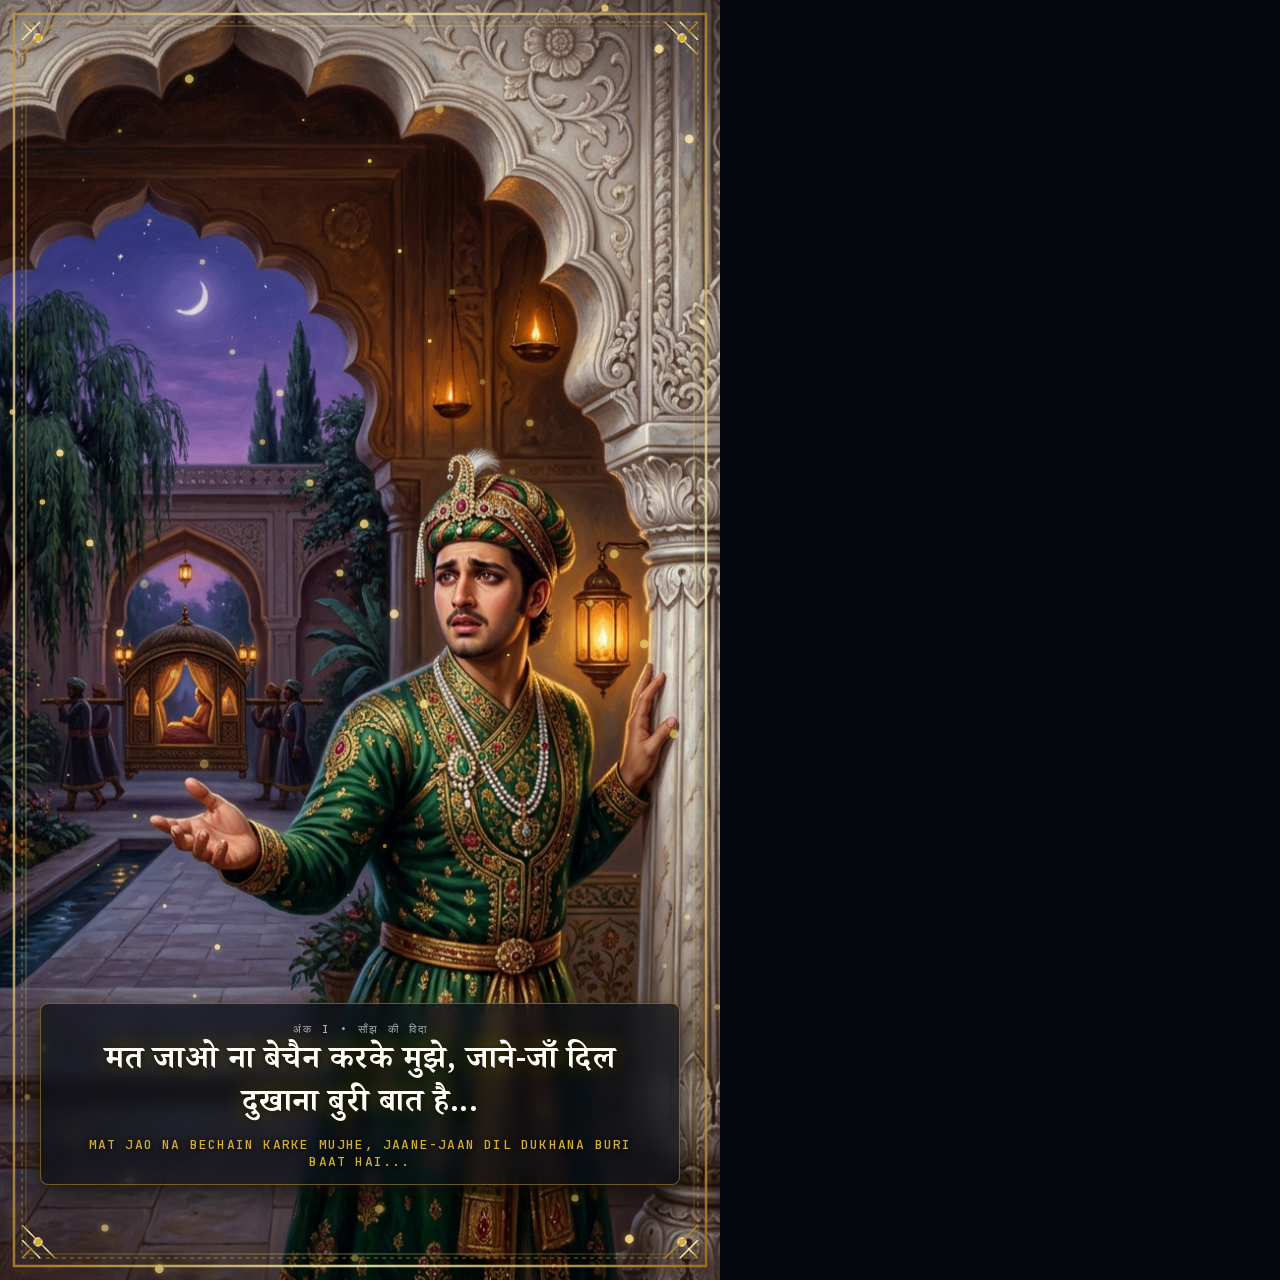
<file: hum-tadapte/index.html>
<!doctype html>
<html lang="hi">
<head>
<meta charset="utf-8">
<title>Hum Tadapte Rahenge Yahan Raat Bhar — Mughal Miniature Cinema</title>
<link rel="stylesheet" href="fonts.css">
<style>
  * { box-sizing: border-box; margin: 0; padding: 0; }
  html, body {
    width: 720px;
    height: 1280px;
    overflow: hidden;
    background: #05080E;
    font-family: 'Noto Serif Devanagari', serif;
    -webkit-font-smoothing: antialiased;
  }
  #stage {
    position: absolute;
    left: 0; top: 0;
    width: 720px; height: 1280px;
    overflow: hidden;
  }
  .scene-layer {
    position: absolute;
    left: 0; top: 0;
    width: 720px; height: 1280px;
    opacity: 0;
    transition: opacity 0.4s ease-in-out;
    will-change: transform, opacity;
  }
  .scene-layer img {
    position: absolute;
    width: 100%;
    height: 100%;
    object-fit: cover;
    object-position: center;
  }
  #paper-canvas, #fx-canvas {
    position: absolute;
    left: 0; top: 0;
    width: 720px; height: 1280px;
    pointer-events: none;
  }
  #paper-canvas {
    mix-blend-mode: multiply;
    opacity: 0.18;
  }
  #fx-canvas {
    mix-blend-mode: screen;
  }
  #frame-overlay {
    position: absolute;
    left: 0; top: 0;
    width: 720px; height: 1280px;
    pointer-events: none;
  }
  #caption-box {
    position: absolute;
    left: 40px;
    bottom: 95px;
    width: 640px;
    text-align: center;
    pointer-events: none;
    z-index: 100;
  }
  .card-bg {
    display: inline-block;
    padding: 18px 32px 14px 32px;
    background: rgba(10, 14, 22, 0.72);
    backdrop-filter: blur(8px);
    border: 1px solid rgba(212, 175, 55, 0.45);
    border-radius: 8px;
    box-shadow: 0 10px 30px rgba(0, 0, 0, 0.8), 0 0 25px rgba(212, 175, 55, 0.2);
  }
  .main-text {
    font-size: 32px;
    font-weight: 700;
    color: #FFFDF8;
    line-height: 1.35;
    letter-spacing: 0.5px;
    text-shadow: 0 2px 10px rgba(0,0,0,0.9), 0 0 20px rgba(255, 215, 0, 0.4);
  }
  .trans-text {
    font-family: 'JetBrains Mono', monospace;
    font-size: 13px;
    font-weight: 500;
    color: #D4AF37;
    margin-top: 8px;
    letter-spacing: 1.2px;
    text-transform: uppercase;
    text-shadow: 0 1px 4px rgba(0,0,0,0.9);
  }
  .act-indicator {
    font-family: 'JetBrains Mono', monospace;
    font-size: 11px;
    color: rgba(255, 255, 255, 0.65);
    letter-spacing: 2px;
    margin-bottom: 6px;
    text-transform: uppercase;
  }
</style>
</head>
<body>

<div id="stage">
  <!-- 4 Scene Layers -->
  <div id="scene-1" class="scene-layer"><img id="img-scene-1" src="assets/scene1.jpg" alt="Scene 1"></div>
  <div id="scene-2" class="scene-layer"><img id="img-scene-2" src="assets/scene2.jpg" alt="Scene 2"></div>
  <div id="scene-3" class="scene-layer"><img id="img-scene-3" src="assets/scene3.jpg" alt="Scene 3"></div>
  <div id="scene-4" class="scene-layer"><img id="img-scene-4" src="assets/scene4.jpg" alt="Scene 4"></div>

  <!-- Dynamic Particle FX Canvas -->
  <canvas id="fx-canvas" width="720" height="1280"></canvas>

  <!-- Handmade Indian Paper Texture Overlay -->
  <canvas id="paper-canvas" width="720" height="1280"></canvas>

  <!-- Royal Mughal Hasliya Gold Border SVG -->
  <svg id="frame-overlay" viewBox="0 0 720 1280" xmlns="http://www.w3.org/2000/svg">
    <defs>
      <linearGradient id="gold-grad" x1="0" y1="0" x2="1" y2="1">
        <stop offset="0%" stop-color="#BF953F"/>
        <stop offset="25%" stop-color="#FCF6BA"/>
        <stop offset="50%" stop-color="#B38728"/>
        <stop offset="75%" stop-color="#FBF5B7"/>
        <stop offset="100%" stop-color="#AA771C"/>
      </linearGradient>
    </defs>
    <!-- Outer Border -->
    <rect x="14" y="14" width="692" height="1252" fill="none" stroke="url(#gold-grad)" stroke-width="2.5" opacity="0.85"/>
    <rect x="22" y="22" width="676" height="1236" fill="none" stroke="#D4AF37" stroke-width="1" stroke-dasharray="4,4" opacity="0.6"/>
    <rect x="26" y="26" width="668" height="1228" fill="none" stroke="url(#gold-grad)" stroke-width="0.8" opacity="0.5"/>
    
    <!-- 4 Corner Ornaments -->
    <g stroke="url(#gold-grad)" fill="none" stroke-width="1.5">
      <!-- TL -->
      <path d="M 22 55 L 55 22 M 22 40 L 40 22 M 22 22 L 32 32"/>
      <circle cx="38" cy="38" r="4" fill="#D4AF37"/>
      <!-- TR -->
      <path d="M 698 55 L 665 22 M 698 40 L 680 22 M 698 22 L 688 32"/>
      <circle cx="682" cy="38" r="4" fill="#D4AF37"/>
      <!-- BL -->
      <path d="M 22 1225 L 55 1258 M 22 1240 L 40 1258 M 22 1258 L 32 1248"/>
      <circle cx="38" cy="1242" r="4" fill="#D4AF37"/>
      <!-- BR -->
      <path d="M 698 1225 L 665 1258 M 698 1240 L 680 1258 M 698 1258 L 688 1248"/>
      <circle cx="682" cy="1242" r="4" fill="#D4AF37"/>
    </g>
  </svg>

  <!-- Typography Card -->
  <div id="caption-box">
    <div class="card-bg">
      <div id="sub-indicator" class="act-indicator">अंक I • साँझ की विदा</div>
      <div id="sub-main" class="main-text">मत जाओ ना बेचैन करके मुझे...</div>
      <div id="sub-trans" class="trans-text">Mat jao na bechain karke mujhe...</div>
    </div>
  </div>
</div>

<script>
window.DUR = 20.01;
window.FPS = 30;
window.READY = false;

const TIMELINE = [
  {
    id: 1,
    start: 0.0,
    end: 5.5,
    indicator: "अंक I • साँझ की विदा",
    main: "मत जाओ ना बेचैन करके मुझे, जाने-जाँ दिल दुखाना बुरी बात है...",
    trans: "Mat jao na bechain karke mujhe, jaane-jaan dil dukhana buri baat hai...",
    domId: "scene-1",
    camera: (prog) => {
      const scale = 1.05 + prog * 0.06;
      const x = -prog * 20;
      const y = -prog * 35;
      return `scale(${scale}) translate(${x}px, ${y}px)`;
    }
  },
  {
    id: 2,
    start: 5.5,
    end: 10.5,
    indicator: "अंक II • विरह की रात",
    main: "हम तड़पते रहेंगे यहाँ रात भर...",
    trans: "Hum tadapte rahenge yahan raat bhar...",
    domId: "scene-2",
    camera: (prog) => {
      const scale = 1.04 + prog * 0.08;
      const x = -prog * 15;
      const y = -prog * 20;
      return `scale(${scale}) translate(${x}px, ${y}px)`;
    }
  },
  {
    id: 3,
    start: 10.5,
    end: 15.5,
    indicator: "अंक III • बेख़बर नींद",
    main: "तुम तो आराम की नींद सो जाओगे...",
    trans: "Tum to aaram ki neend so jaoge...",
    domId: "scene-3",
    camera: (prog) => {
      const scale = 1.05 + prog * 0.05;
      const x = prog * 15;
      const y = prog * 20;
      return `scale(${scale}) translate(${x}px, ${y}px)`;
    }
  },
  {
    id: 4,
    start: 15.5,
    end: 20.01,
    indicator: "अंक IV • बारिश और तन्हाई",
    main: "हम तड़पते रहेंगे यहाँ रात भर...",
    trans: "Hum tadapte rahenge yahan raat bhar...",
    domId: "scene-4",
    camera: (prog) => {
      const scale = 1.03 + prog * 0.07;
      const x = prog * 10;
      const y = -prog * 25;
      return `scale(${scale}) translate(${x}px, ${y}px)`;
    }
  }
];

// Pre-render Paper Texture Canvas
const paperCanvas = document.getElementById("paper-canvas");
const pctx = paperCanvas.getContext("2d");
function drawPaper() {
  const w = 720, h = 1280;
  pctx.fillStyle = "#FAF5E9";
  pctx.fillRect(0, 0, w, h);
  const imgData = pctx.getImageData(0, 0, w, h);
  const d = imgData.data;
  let seed = 42;
  function rnd() { seed = (seed * 9301 + 49297) % 233280; return seed / 233280; }
  for (let i = 0; i < d.length; i += 4) {
    const noise = (rnd() - 0.5) * 28;
    d[i] = Math.min(255, Math.max(0, d[i] + noise));
    d[i+1] = Math.min(255, Math.max(0, d[i+1] + noise));
    d[i+2] = Math.min(255, Math.max(0, d[i+2] + noise));
  }
  pctx.putImageData(imgData, 0, 0);
}
drawPaper();

// Dynamic FX Canvas (Golden motes, rain, petals)
const fxCanvas = document.getElementById("fx-canvas");
const fctx = fxCanvas.getContext("2d");

const PARTICLES = [];
for (let i = 0; i < 90; i++) {
  PARTICLES.push({
    x: (i * 97) % 720,
    y: (i * 131) % 1280,
    r: 1.2 + (i % 5) * 0.8,
    speedY: 25 + (i % 7) * 8,
    speedX: (i % 2 === 0 ? 1 : -1) * (10 + (i % 4) * 5),
    alpha: 0.35 + (i % 6) * 0.1
  });
}

const PETALS = [];
for (let i = 0; i < 28; i++) {
  PETALS.push({
    x: (i * 123) % 720,
    y: (i * 211) % 1280,
    rx: 6 + (i % 5) * 2,
    ry: 10 + (i % 6) * 2,
    rot: (i * 45) * Math.PI / 180,
    speedY: 60 + (i % 5) * 15,
    speedX: 20 + (i % 4) * 10,
    alpha: 0.65 + (i % 4) * 0.1
  });
}

function renderFX(t) {
  fctx.clearRect(0, 0, 720, 1280);
  if (t < 15.5) {
    for (let p of PARTICLES) {
      const curY = (p.y + p.speedY * t) % 1280;
      const curX = (p.x + Math.sin(t * 1.5 + p.r) * 25 + 720) % 720;
      fctx.beginPath();
      fctx.arc(curX, curY, p.r, 0, Math.PI * 2);
      fctx.fillStyle = `rgba(255, 220, 120, ${p.alpha})`;
      fctx.shadowColor = "rgba(255, 215, 0, 0.6)";
      fctx.shadowBlur = 6;
      fctx.fill();
    }
  } else {
    fctx.strokeStyle = "rgba(180, 210, 240, 0.4)";
    fctx.lineWidth = 1.2;
    fctx.beginPath();
    for (let i = 0; i < 70; i++) {
      const rx = (i * 83 + t * 140) % 720;
      const ry = (i * 107 + t * 950) % 1280;
      fctx.moveTo(rx, ry);
      fctx.lineTo(rx - 12, ry + 42);
    }
    fctx.stroke();

    for (let pet of PETALS) {
      const curY = (pet.y + pet.speedY * (t - 15.5)) % 1280;
      const curX = (pet.x + Math.sin((t - 15.5) * 2 + pet.rx) * 35 + 720) % 720;
      fctx.save();
      fctx.translate(curX, curY);
      fctx.rotate(pet.rot + t * 1.2);
      fctx.beginPath();
      fctx.ellipse(0, 0, pet.rx, pet.ry, 0, 0, Math.PI * 2);
      fctx.fillStyle = `rgba(180, 20, 35, ${pet.alpha})`;
      fctx.shadowColor = "rgba(100, 0, 15, 0.6)";
      fctx.shadowBlur = 4;
      fctx.fill();
      fctx.restore();
    }
  }
}

// TEXTS Contract for readcheck.mjs
window.TEXTS = function(t) {
  const texts = [];
  if (t >= 0.2 && t < 5.4) {
    texts.push({
      id: 'sub_strophe_1',
      text: 'मत जाओ ना बेचैन करके मुझे',
      x0: 40, y0: 950, x1: 680, y1: 1200
    });
  }
  if (t >= 5.5 && t < 10.4) {
    texts.push({
      id: 'sub_strophe_2',
      text: 'हम तड़पते रहेंगे यहाँ रात भर',
      x0: 40, y0: 950, x1: 680, y1: 1200
    });
  }
  if (t >= 10.5 && t < 15.4) {
    texts.push({
      id: 'sub_strophe_3',
      text: 'तुम तो आराम की नींद सो जाओगे',
      x0: 40, y0: 950, x1: 680, y1: 1200
    });
  }
  if (t >= 15.5 && t <= 20.01) {
    texts.push({
      id: 'sub_strophe_4',
      text: 'हम तड़पते रहेंगे यहाँ रात भर',
      x0: 40, y0: 950, x1: 680, y1: 1200
    });
  }
  return texts;
};

// Frame Seek Function
window.setSeek = function(t) {
  t = Math.max(0, Math.min(window.DUR, t));
  
  let activeAct = TIMELINE[0];
  for (let act of TIMELINE) {
    if (t >= act.start && t < act.end) {
      activeAct = act;
      break;
    }
  }
  if (t >= TIMELINE[TIMELINE.length - 1].end - 0.05) {
    activeAct = TIMELINE[TIMELINE.length - 1];
  }

  for (let act of TIMELINE) {
    const el = document.getElementById(act.domId);
    if (!el) continue;
    let opacity = 0;
    if (t >= act.start && t < act.end) {
      const fadeDuration = 0.4;
      if (t - act.start < fadeDuration && act.id > 1) {
        opacity = (t - act.start) / fadeDuration;
      } else {
        opacity = 1;
      }
      const progress = (t - act.start) / (act.end - act.start);
      el.style.transform = act.camera(progress);
    } else {
      opacity = 0;
    }
    el.style.opacity = opacity;
  }

  document.getElementById("sub-indicator").textContent = activeAct.indicator;
  document.getElementById("sub-main").textContent = activeAct.main;
  document.getElementById("sub-trans").textContent = activeAct.trans;

  renderFX(t);
};
window.render = window.setSeek;


// Image Preloader
const imageSources = [
  "assets/scene1.jpg",
  "assets/scene2.jpg",
  "assets/scene3.jpg",
  "assets/scene4.jpg"
];

let loadedCount = 0;
imageSources.forEach(src => {
  const img = new Image();
  img.onload = () => {
    loadedCount++;
    if (loadedCount === imageSources.length) {
      window.setSeek(0);
      window.READY = true;
    }
  };
  img.onerror = () => {
    loadedCount++;
    if (loadedCount === imageSources.length) {
      window.setSeek(0);
      window.READY = true;
    }
  };
  img.src = src;
});
</script>

</body>
</html>
</file>
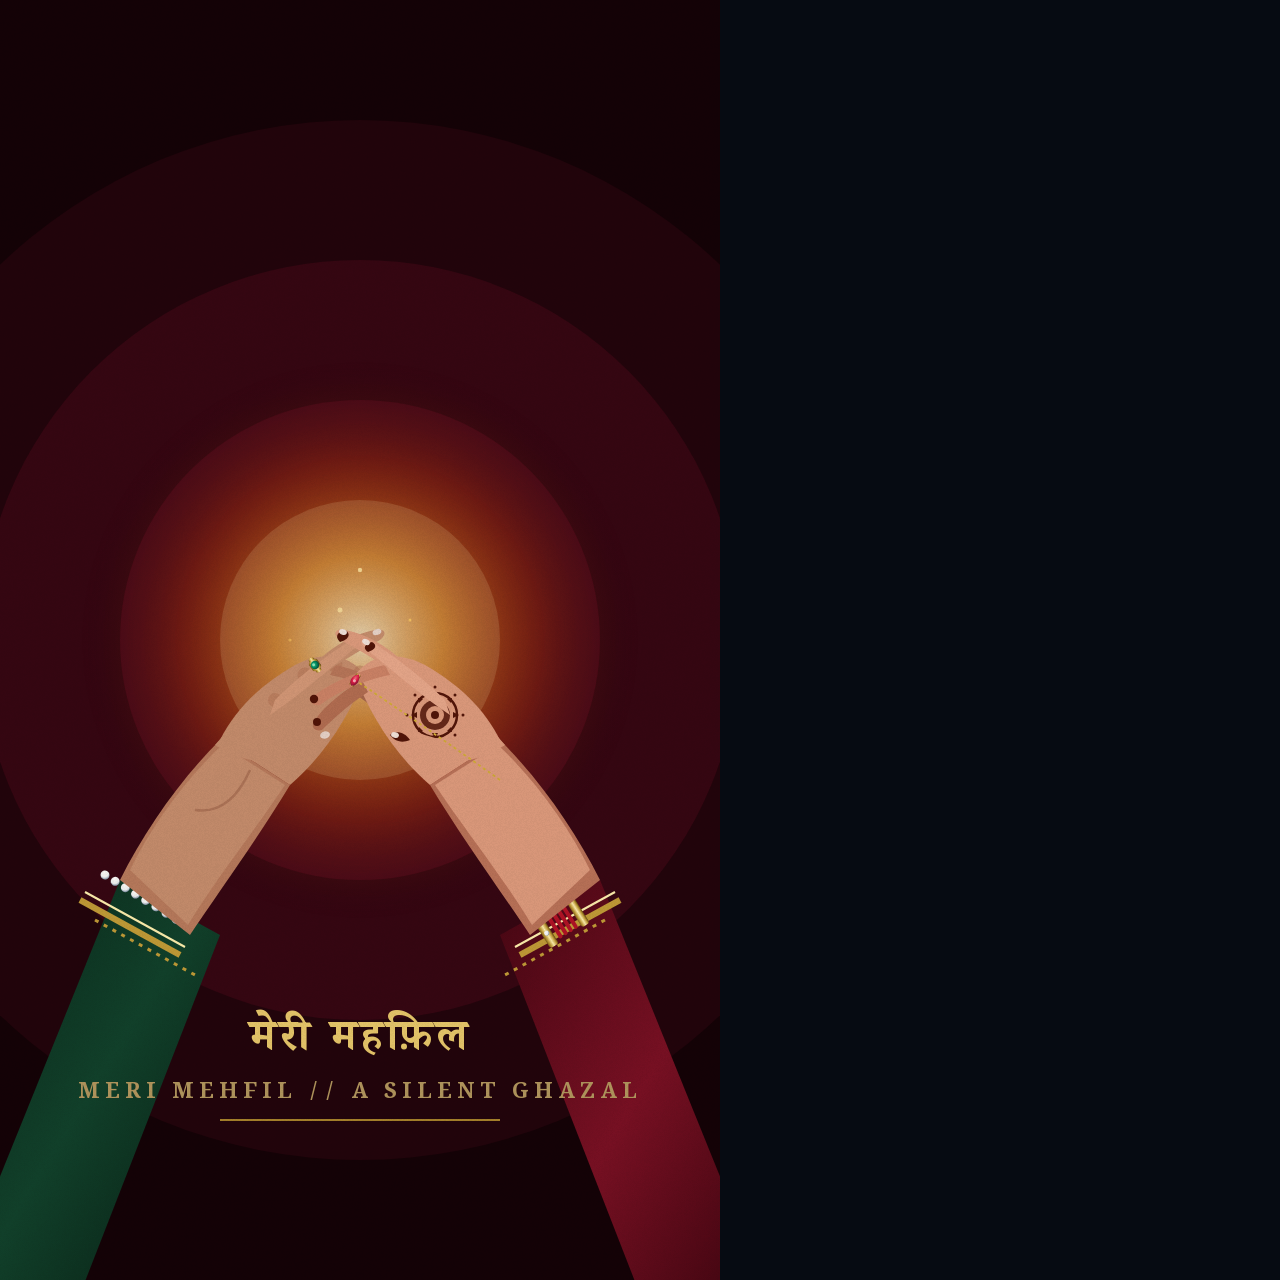
<file: meri-mehfil/index.html>
<!doctype html>
<html lang="hi">
<head>
<meta charset="utf-8">
<title>Meri Mehfil — Mughal Miniature Diptych (Anidoodle Craft)</title>
<link rel="stylesheet" href="fonts.css">
<style>
  * { box-sizing: border-box; margin: 0; padding: 0; }
  html, body {
    width: 720px;
    height: 1280px;
    overflow: hidden;
    background: #060B12;
    font-family: 'Noto Serif Devanagari', serif;
    -webkit-font-smoothing: antialiased;
  }
  #stage {
    position: absolute;
    left: 0; top: 0;
    width: 720px; height: 1280px;
  }
  #paper-canvas, #fx-canvas {
    position: absolute;
    left: 0; top: 0;
    width: 720px; height: 1280px;
    pointer-events: none;
  }
  #paper-canvas {
    mix-blend-mode: multiply;
    opacity: 0.22;
  }
  #fx-canvas {
    mix-blend-mode: screen;
  }
</style>
</head>
<body>

<svg id="stage" viewBox="0 0 720 1280" xmlns="http://www.w3.org/2000/svg">
  <defs>
    <!-- Mughal Cusped Foil Arch for Left Chamber (x=35, y=75, w=285, h=525) -->
    <clipPath id="arch-left">
      <path d="M 35,600 L 35,240 
               C 35,195 48,185 72,175 
               C 85,150 105,140 135,135 
               C 155,110 177,85 177,75 
               C 177,85 199,110 219,135 
               C 249,140 269,150 282,175 
               C 306,185 320,195 320,240 
               L 320,600 Z"/>
    </clipPath>

    <!-- Mughal Cusped Foil Arch for Right Chamber (x=400, y=75, w=285, h=525) -->
    <clipPath id="arch-right">
      <path d="M 400,600 L 400,240 
               C 400,195 413,185 437,175 
               C 450,150 470,140 500,135 
               C 520,110 542,85 542,75 
               C 542,85 564,110 584,135 
               C 614,140 634,150 647,175 
               C 671,185 685,195 685,240 
               L 685,600 Z"/>
    </clipPath>

    <!-- Warm Flame Radial Glow -->
    <radialGradient id="grad-flame-glow" cx="50%" cy="50%" r="50%">
      <stop offset="0%" stop-color="#FFF9D2" stop-opacity="1"/>
      <stop offset="25%" stop-color="#FFBA3B" stop-opacity="0.85"/>
      <stop offset="60%" stop-color="#E65100" stop-opacity="0.35"/>
      <stop offset="100%" stop-color="#E65100" stop-opacity="0"/>
    </radialGradient>

    <!-- Cold Moon Glow -->
    <radialGradient id="grad-moon-glow" cx="50%" cy="50%" r="50%">
      <stop offset="0%" stop-color="#FFFFFF" stop-opacity="0.95"/>
      <stop offset="35%" stop-color="#D0E2EE" stop-opacity="0.45"/>
      <stop offset="100%" stop-color="#D0E2EE" stop-opacity="0"/>
    </radialGradient>

    <!-- Antique Gold Leaf Shading -->
    <linearGradient id="grad-gold" x1="0%" y1="0%" x2="100%" y2="0%">
      <stop offset="0%" stop-color="#7A5D18"/>
      <stop offset="20%" stop-color="#C29D38"/>
      <stop offset="50%" stop-color="#FFF2B2"/>
      <stop offset="80%" stop-color="#C29D38"/>
      <stop offset="100%" stop-color="#5E450E"/>
    </linearGradient>

    <!-- Silk Curtains -->
    <linearGradient id="grad-curtain" x1="0%" y1="0%" x2="100%" y2="0%">
      <stop offset="0%" stop-color="#D4AF37" stop-opacity="0.9"/>
      <stop offset="50%" stop-color="#FFF3C4" stop-opacity="0.6"/>
      <stop offset="100%" stop-color="#917215" stop-opacity="0.95"/>
    </linearGradient>

    <!-- Royal Quilt Velvet -->
    <linearGradient id="grad-quilt" x1="0%" y1="0%" x2="0%" y2="100%">
      <stop offset="0%" stop-color="#7A0C1E"/>
      <stop offset="50%" stop-color="#540814"/>
      <stop offset="100%" stop-color="#2B0309"/>
    </linearGradient>
  
    <!-- Sleeve & Attire Gradients for Lovers in Prologue -->
    <linearGradient id="grad-jade-sleeve" x1="0%" y1="0%" x2="100%" y2="100%">
      <stop offset="0%" stop-color="#082417"/>
      <stop offset="50%" stop-color="#11422C"/>
      <stop offset="100%" stop-color="#061A10"/>
    </linearGradient>

    <linearGradient id="grad-burgundy-sleeve" x1="0%" y1="0%" x2="100%" y2="100%">
      <stop offset="0%" stop-color="#470613"/>
      <stop offset="50%" stop-color="#7A1024"/>
      <stop offset="100%" stop-color="#38030D"/>
    </linearGradient>

    <!-- Divine Union Aura (Warm Golden Sunburst between hands) -->
    <radialGradient id="grad-union-aura" cx="50%" cy="50%" r="50%">
      <stop offset="0%" stop-color="#FFF6D4" stop-opacity="1"/>
      <stop offset="30%" stop-color="#FFA726" stop-opacity="0.75"/>
      <stop offset="65%" stop-color="#E65100" stop-opacity="0.28"/>
      <stop offset="100%" stop-color="#180206" stop-opacity="0"/>
    </radialGradient>

    <!-- Jewels -->
    <radialGradient id="grad-emerald" cx="40%" cy="40%" r="60%">
      <stop offset="0%" stop-color="#34D399"/>
      <stop offset="50%" stop-color="#059669"/>
      <stop offset="100%" stop-color="#064E3B"/>
    </radialGradient>

    <radialGradient id="grad-ruby" cx="40%" cy="40%" r="60%">
      <stop offset="0%" stop-color="#FB7185"/>
      <stop offset="50%" stop-color="#E11D48"/>
      <stop offset="100%" stop-color="#881337"/>
    </radialGradient>

    <radialGradient id="grad-pearl" cx="35%" cy="35%" r="65%">
      <stop offset="0%" stop-color="#FFFFFF"/>
      <stop offset="70%" stop-color="#F1F5F9"/>
      <stop offset="100%" stop-color="#94A3B8"/>
    </radialGradient>
  </defs>

  <!-- ================= SCENE: PROLOGUE (0.0s - 3.2s) ================= -->
  <g id="scene-prologue">
    <rect width="720" height="1280" fill="#140206"/>
    <!-- Deep Royal Crimson Vignette Background -->
    <circle cx="360" cy="640" r="520" fill="#22040B"/>
    <circle cx="360" cy="640" r="380" fill="#360612"/>
    <circle cx="360" cy="640" r="240" fill="#4A091A"/>

    <!-- Central Warm Illuminating Aura behind meeting hands -->
    <g id="p-union-glow" transform="translate(360, 640)">
      <circle cx="0" cy="0" r="280" fill="url(#grad-union-aura)" opacity="0.95"/>
      <circle cx="0" cy="0" r="140" fill="#FFE8A3" opacity="0.18"/>
    </g>

    <!-- Floating subtle golden embers/motes in the warm light -->
    <g id="p-motes">
      <circle cx="340" cy="610" r="2.5" fill="#FFEAA7" opacity="0.7"/>
      <circle cx="380" cy="660" r="1.8" fill="#FFD166" opacity="0.6"/>
      <circle cx="320" cy="690" r="2.0" fill="#FFEAA7" opacity="0.5"/>
      <circle cx="410" cy="620" r="1.5" fill="#FFD166" opacity="0.7"/>
      <circle cx="360" cy="570" r="2.2" fill="#FFEAA7" opacity="0.8"/>
      <circle cx="290" cy="640" r="1.6" fill="#FFD166" opacity="0.5"/>
    </g>

    <!-- MAN'S HAND & ARM (Left lover reaching from bottom-left) -->
    <!-- Modeled with true anatomical proportions: knuckle arc, 14 phalanges, opposed thumb, emerald signet ring -->
    <g id="p-hand-man" transform="translate(0, 0)">
      <!-- Royal Mughal Angrakha Sleeve (Forest Jade & Gold) -->
      <path d="M -50,1300 L 120,880 L 220,935 L 70,1320 Z" fill="url(#grad-jade-sleeve)"/>
      <!-- Gold Zari Embroidery on Sleeve -->
      <path d="M 80,900 L 180,955" stroke="#C29D38" stroke-width="6"/>
      <path d="M 85,892 L 185,947" stroke="#FFF2B2" stroke-width="2"/>
      <path d="M 95,920 L 195,975" stroke="#C29D38" stroke-width="3" stroke-dasharray="4,6"/>
      <!-- Pearl cuff border -->
      <g transform="translate(105, 875) rotate(32)">
        <circle cx="0" cy="0" r="4.5" fill="url(#grad-pearl)"/>
        <circle cx="12" cy="0" r="4.5" fill="url(#grad-pearl)"/>
        <circle cx="24" cy="0" r="4.5" fill="url(#grad-pearl)"/>
        <circle cx="36" cy="0" r="4.5" fill="url(#grad-pearl)"/>
        <circle cx="48" cy="0" r="4.5" fill="url(#grad-pearl)"/>
        <circle cx="60" cy="0" r="4.5" fill="url(#grad-pearl)"/>
        <circle cx="72" cy="0" r="4.5" fill="url(#grad-pearl)"/>
        <circle cx="84" cy="0" r="4.5" fill="url(#grad-pearl)"/>
        <circle cx="96" cy="0" r="4.5" fill="url(#grad-pearl)"/>
      </g>

      <!-- Forearm & Carpal Heel (Warm Olive Skin) -->
      <path d="M 120,880 C 145,830 180,780 220,740 L 290,785 C 260,835 220,890 190,935 Z" fill="#B87B5E"/>
      <path d="M 130,870 C 152,825 185,780 222,745 L 285,785 C 255,830 215,880 188,925 Z" fill="#C68E6F"/>
      <!-- Wrist Tendon & Shading -->
      <path d="M 195,810 Q 230,815 250,770" stroke="#9E654C" stroke-width="2.5" fill="none" opacity="0.6"/>

      <!-- Palm & Dorsal Metacarpals following Knuckle Arc -->
      <path d="M 220,740 C 235,710 260,685 295,665 C 325,650 350,655 365,675 C 350,715 325,755 290,785 Z" fill="#C68E6F"/>
      
      <!-- Knuckle Arc Shading (Index, Middle, Ring, Little) -->
      <circle cx="275" cy="700" r="7" fill="#B37355" opacity="0.5"/>
      <circle cx="305" cy="675" r="7.5" fill="#B37355" opacity="0.5"/>
      <circle cx="335" cy="665" r="7.5" fill="#B37355" opacity="0.5"/>
      <circle cx="360" cy="672" r="6.5" fill="#B37355" opacity="0.5"/>

      <!-- Man's Thumb (Opposed from wrist, resting forward) -->
      <path d="M 215,745 C 230,755 255,765 275,760 C 295,755 315,745 330,735 C 322,725 305,732 285,738 C 265,742 240,735 228,730 Z" fill="#C68E6F"/>
      <!-- Thumb nail -->
      <ellipse cx="325" cy="735" rx="5" ry="3.5" fill="#E8D5CE" transform="rotate(-15 325 735)"/>

      <!-- Man's Little Finger (Curled naturally in cascade) -->
      <path d="M 358,680 C 375,690 395,705 405,720 C 410,727 405,732 398,730 C 388,720 372,705 352,692 Z" fill="#A8684D"/>

      <!-- Man's Ring Finger (Supporting cascade) -->
      <path d="M 335,665 C 358,670 385,680 405,695 C 412,700 408,707 400,705 C 380,690 355,680 330,675 Z" fill="#B8775B"/>

      <!-- Man's Middle Finger (Longest, reaching to touch her hand) -->
      <path d="M 305,675 C 325,650 350,635 375,630 C 385,628 388,634 380,640 C 355,652 330,670 300,688 Z" fill="#C68E6F"/>
      <!-- Middle finger nail -->
      <ellipse cx="377" cy="632" rx="4.5" ry="3" fill="#E8D5CE" transform="rotate(-18 377 632)"/>

      <!-- Man's Index Finger (Curving forward tenderly, wearing Emerald Ring) -->
      <path d="M 275,700 C 295,680 320,660 348,642 C 358,636 362,642 355,648 C 328,670 300,695 270,715 Z" fill="#D4997A"/>
      <!-- Index finger nail -->
      <ellipse cx="354" cy="642" rx="4.5" ry="3" fill="#E8D5CE" transform="rotate(-28 354 642)"/>

      <!-- Royal Emerald Signet Ring on Index Finger -->
      <g transform="translate(315, 665) rotate(-35)">
        <rect x="-3" y="-8" width="6" height="16" rx="2" fill="url(#grad-gold)"/>
        <rect x="-5" y="-5" width="10" height="10" rx="2" fill="url(#grad-gold)"/>
        <circle cx="0" cy="0" r="4.2" fill="url(#grad-emerald)"/>
        <circle cx="-1" cy="-1" r="1.5" fill="#A7F3D0" opacity="0.8"/>
      </g>
    </g>

    <!-- WOMAN'S HAND & ARM (Right beloved reaching from bottom-right) -->
    <!-- Modeled with delicate feminine anatomy, henna mandala, red/gold bangles, ruby ring -->
    <g id="p-hand-woman" transform="translate(0, 0)">
      <!-- Royal Mughal Silk Sleeve (Crimson / Burgundy Velvet) -->
      <path d="M 770,1300 L 600,880 L 500,935 L 650,1320 Z" fill="url(#grad-burgundy-sleeve)"/>
      <!-- Gold Zari Cuff Embroidery -->
      <path d="M 620,900 L 520,955" stroke="#C29D38" stroke-width="6"/>
      <path d="M 615,892 L 515,947" stroke="#FFF2B2" stroke-width="2"/>
      <path d="M 605,920 L 505,975" stroke="#C29D38" stroke-width="3" stroke-dasharray="4,6"/>

      <!-- Stacked Royal Bangles (Choodiyan: Gold Kadas + Red Lac Glass Bangles) -->
      <g transform="translate(560, 860) rotate(-32)">
        <rect x="-55" y="0" width="10" height="70" rx="3" fill="url(#grad-gold)"/>
        <rect x="-42" y="3" width="4" height="64" rx="2" fill="#B31226"/>
        <rect x="-36" y="3" width="4" height="64" rx="2" fill="#B31226"/>
        <rect x="-30" y="3" width="4" height="64" rx="2" fill="#B31226"/>
        <rect x="-24" y="3" width="4" height="64" rx="2" fill="#B31226"/>
        <rect x="-17" y="1" width="9" height="68" rx="3" fill="url(#grad-gold)"/>
        <circle cx="-50" cy="10" r="2.5" fill="url(#grad-pearl)"/>
        <circle cx="-50" cy="25" r="2.5" fill="url(#grad-pearl)"/>
        <circle cx="-50" cy="40" r="2.5" fill="url(#grad-pearl)"/>
        <circle cx="-50" cy="55" r="2.5" fill="url(#grad-pearl)"/>
      </g>

      <!-- Slender Feminine Forearm & Carpal Heel -->
      <path d="M 600,880 C 575,830 540,780 500,740 L 430,785 C 460,835 500,890 530,935 Z" fill="#BA735A"/>
      <path d="M 590,870 C 568,825 535,780 498,745 L 435,785 C 465,830 505,880 532,925 Z" fill="#DE9C80"/>

      <!-- Palm & Dorsal Metacarpals following Feminine Knuckle Arc -->
      <path d="M 500,740 C 485,710 460,685 425,665 C 395,650 370,655 355,675 C 370,715 395,755 430,785 Z" fill="#DE9C80"/>

      <!-- INTRICATE HENNA / MEHNDI ART (Dorsal Mandala & Finger Jaal) -->
      <!-- Central Circular Floral Mandala -->
      <g transform="translate(435, 715)">
        <circle cx="0" cy="0" r="22" fill="none" stroke="#521508" stroke-width="2.5"/>
        <circle cx="0" cy="0" r="15" fill="#521508" opacity="0.85"/>
        <circle cx="0" cy="0" r="9" fill="#DE9C80"/>
        <circle cx="0" cy="0" r="4" fill="#521508"/>
        <path d="M 0,-24 L 3,-18 L -3,-18 Z M 0,24 L 3,18 L -3,18 Z M -24,0 L -18,3 L -18,-3 Z M 24,0 L 18,3 L 18,-3 Z M -17,-17 L -12,-16 L -16,-12 Z M 17,17 L 12,16 L 16,12 Z M -17,17 L -12,16 L -16,12 Z M 17,-17 L 12,-16 L 16,-12 Z" fill="#521508"/>
        <circle cx="0" cy="-28" r="1.5" fill="#521508"/>
        <circle cx="20" cy="-20" r="1.5" fill="#521508"/>
        <circle cx="28" cy="0" r="1.5" fill="#521508"/>
        <circle cx="20" cy="20" r="1.5" fill="#521508"/>
        <circle cx="0" cy="28" r="1.5" fill="#521508"/>
        <circle cx="-20" cy="20" r="1.5" fill="#521508"/>
        <circle cx="-28" cy="0" r="1.5" fill="#521508"/>
        <circle cx="-20" cy="-20" r="1.5" fill="#521508"/>
      </g>

      <!-- Woman's Thumb (Reaching tenderly towards his thumb) -->
      <path d="M 505,745 C 490,755 465,765 445,760 C 425,755 405,745 390,735 C 398,725 415,732 435,738 C 455,742 480,735 492,730 Z" fill="#DE9C80"/>
      <path d="M 390,735 C 395,730 405,732 410,740 C 400,744 394,740 390,735 Z" fill="#521508"/>
      <ellipse cx="395" cy="735" rx="4" ry="2.8" fill="#F3E5E0" transform="rotate(15 395 735)"/>

      <!-- Woman's Little Finger (Gracefully arched outward) -->
      <path d="M 362,680 C 345,690 325,705 315,720 C 310,727 315,732 322,730 C 332,720 348,705 368,692 Z" fill="#B36E53"/>
      <circle cx="317" cy="722" r="4" fill="#521508"/>

      <!-- Woman's Ring Finger (Touching softly, adorned with Ruby Ring) -->
      <path d="M 385,665 C 362,670 335,680 315,695 C 308,700 312,707 320,705 C 340,690 365,680 390,675 Z" fill="#CD8469"/>
      <circle cx="314" cy="699" r="4.2" fill="#521508"/>

      <!-- Haathphool Gold Chain from Wrist to Ring -->
      <path d="M 500,780 Q 430,730 355,680" stroke="#D4AF37" stroke-width="1.8" fill="none" stroke-dasharray="3,3"/>

      <!-- Ruby Ring on Ring Finger -->
      <g transform="translate(355, 680) rotate(35)">
        <rect x="-2.5" y="-7" width="5" height="14" rx="1.5" fill="url(#grad-gold)"/>
        <path d="M 0,-7 C 5,-2 5,4 0,7 C -5,4 -5,-2 0,-7 Z" fill="url(#grad-ruby)"/>
        <circle cx="0" cy="1" r="1.5" fill="#FECDD3" opacity="0.8"/>
      </g>

      <!-- Woman's Middle Finger (Longest, intertwining with his middle finger) -->
      <path d="M 415,675 C 395,650 370,635 345,630 C 335,628 332,634 340,640 C 365,652 390,670 420,688 Z" fill="#DE9C80"/>
      <path d="M 345,630 C 338,632 334,636 340,642 C 348,640 352,634 345,630 Z" fill="#521508"/>
      <ellipse cx="343" cy="632" rx="4" ry="2.8" fill="#F3E5E0" transform="rotate(18 343 632)"/>

      <!-- Woman's Index Finger (Touching his index/thumb) -->
      <path d="M 445,700 C 425,680 400,660 372,642 C 362,636 358,642 365,648 C 392,670 420,695 450,715 Z" fill="#E8A98E"/>
      <path d="M 372,642 C 365,644 362,648 368,652 C 375,650 378,645 372,642 Z" fill="#521508"/>
      <ellipse cx="366" cy="642" rx="4" ry="2.8" fill="#F3E5E0" transform="rotate(28 366 642)"/>
    </g>

    <!-- Cold Shadow / Night Vignette Overlay (activates on parting) -->
    <rect id="p-cold-shadow" width="720" height="1280" fill="#040914" opacity="0" pointer-events="none"/>

    <!-- Prologue Calligraphy Title Card -->
    <g id="p-title-card" transform="translate(360, 1050)">
      <text y="0" fill="#E8C96D" font-size="44" font-weight="700" text-anchor="middle" letter-spacing="4px">
        मेरी महफ़िल
      </text>
      <text y="48" fill="#B39860" font-size="22" font-weight="400" text-anchor="middle" letter-spacing="5px">
        MERI MEHFIL // A SILENT GHAZAL
      </text>
      <line x1="-140" y1="70" x2="140" y2="70" stroke="#D4AF37" stroke-width="1.5"/>
    </g>
  </g>

  <!-- ================= SCENE: DIPTYCH (3.2s - 16.84s) ================= -->
  <g id="scene-diptych" opacity="0">
    <!-- ================= LEFT HALF: HIS DARKENED CHAMBER ================= -->
    <g id="half-left">
      <!-- Dark Emerald Background with Damask Motif -->
      <rect x="0" y="0" width="335" height="1280" fill="#0A1814"/>
      <path d="M 20,0 L 20,1280 M 315,0 L 315,1280" stroke="#0E241E" stroke-width="2"/>
      <path d="M 20,170 Q 167,100 315,170 M 20,550 Q 167,480 315,550" stroke="#0E241E" stroke-width="2" fill="none"/>

      <!-- Jharokha Window Cutout -->
      <g clip-path="url(#arch-left)">
        <!-- Deep Nocturnal Sky -->
        <rect x="35" y="75" width="285" height="525" fill="#050A14"/>
        <!-- Star Field -->
        <circle cx="75" cy="150" r="1.5" fill="#FFFFFF" opacity="0.85"/>
        <circle cx="115" cy="210" r="1.2" fill="#FFFFFF" opacity="0.6"/>
        <circle cx="235" cy="160" r="1.5" fill="#FFFFFF" opacity="0.75"/>
        <circle cx="275" cy="240" r="1.2" fill="#FFFFFF" opacity="0.9"/>
        <circle cx="90" cy="330" r="1.4" fill="#FFFFFF" opacity="0.55"/>
        <circle cx="255" cy="370" r="1.3" fill="#FFFFFF" opacity="0.8"/>
        <!-- Cold Moon Glow & Crescent -->
        <circle cx="205" cy="200" r="34" fill="url(#grad-moon-glow)"/>
        <circle cx="205" cy="200" r="25" fill="#E4EEF5"/>
        <circle cx="213" cy="196" r="23" fill="#050A14"/>
        <!-- Window Wooden Mullions -->
        <line x1="88" y1="75" x2="88" y2="600" stroke="#0A1220" stroke-width="4"/>
        <line x1="142" y1="75" x2="142" y2="600" stroke="#0A1220" stroke-width="4"/>
        <line x1="196" y1="75" x2="196" y2="600" stroke="#0A1220" stroke-width="4"/>
        <line x1="250" y1="75" x2="250" y2="600" stroke="#0A1220" stroke-width="4"/>
      </g>

      <!-- Scalloped Outer Gold Foil Frame -->
      <path d="M 35,600 L 35,240 
               C 35,195 48,185 72,175 
               C 85,150 105,140 135,135 
               C 155,110 177,85 177,75 
               C 177,85 199,110 219,135 
               C 249,140 269,150 282,175 
               C 306,185 320,195 320,240 
               L 320,600" stroke="url(#grad-gold)" stroke-width="8" fill="none"/>
      <path d="M 28,600 L 28,240 C 28,165 80,125 177,65 C 274,125 327,165 327,240 L 327,600" stroke="#5E470E" stroke-width="3" fill="none"/>

      <!-- Lower Wood Paneling in His Chamber -->
      <rect x="0" y="600" width="335" height="680" fill="#05100C"/>
      <rect x="0" y="600" width="335" height="30" fill="#0D241B"/>
      <line x1="0" y1="630" x2="335" y2="630" stroke="#D4AF37" stroke-width="2"/>

      <!-- 4 Mughal Carved Niches on Lower Paneling -->
      <g id="left-niches" transform="translate(15, 660)">
        <path d="M 10,160 L 10,40 C 10,10 30,0 40,-10 C 50,0 70,10 70,40 L 70,160 Z" stroke="#3D3012" stroke-width="2" fill="#020805"/>
        <path d="M 85,160 L 85,40 C 85,10 105,0 115,-10 C 125,0 145,10 145,40 L 145,160 Z" stroke="#3D3012" stroke-width="2" fill="#020805"/>
        <path d="M 160,160 L 160,40 C 160,10 180,0 190,-10 C 200,0 220,10 220,40 L 220,160 Z" stroke="#3D3012" stroke-width="2" fill="#020805"/>
        <path d="M 235,160 L 235,40 C 235,10 255,0 265,-10 C 275,0 295,10 295,40 L 295,160 Z" stroke="#3D3012" stroke-width="2" fill="#020805"/>
      </g>

      <!-- Antique Gold Pocket Watch with Live Ticking Hands -->
      <g id="pocket-watch" transform="translate(195, 545)">
        <circle cx="0" cy="0" r="42" fill="url(#grad-gold)" stroke="#523A05" stroke-width="2"/>
        <circle cx="0" cy="0" r="34" fill="#FBF9F2"/>
        <path d="M -10,-42 L 10,-42 L 6,-54 L -6,-54 Z" fill="url(#grad-gold)"/>
        <circle cx="0" cy="-56" r="8" fill="none" stroke="url(#grad-gold)" stroke-width="3"/>
        <circle cx="0" cy="0" r="30" fill="none" stroke="#695116" stroke-width="1" stroke-dasharray="2,6"/>
        <line id="watch-hour" x1="0" y1="0" x2="0" y2="-18" stroke="#111111" stroke-width="3" stroke-linecap="round"/>
        <line id="watch-min" x1="0" y1="0" x2="0" y2="-26" stroke="#C62828" stroke-width="2" stroke-linecap="round"/>
        <circle cx="0" cy="0" r="3" fill="#111111"/>
      </g>

      <!-- Extinguished Brass Diyas with Detailed Curling Smoke Wisps -->
      <g transform="translate(45, 605)">
        <path d="M -25,18 Q 0,35 25,18 Q 18,5 0,7 Q -18,5 -25,18 Z" fill="#695116"/>
        <ellipse cx="0" cy="8" rx="18" ry="4" fill="#2E2208"/>
        <!-- Smoke Wisps -->
        <path id="smoke-left-1" d="M 0,8 Q -12,-35 18,-75 T 6,-150 T 22,-210" stroke="rgba(200, 215, 225, 0.5)" stroke-width="3.5" fill="none" stroke-linecap="round"/>
      </g>
      <g transform="translate(115, 605)">
        <path d="M -22,16 Q 0,32 22,16 Q 16,5 0,6 Q -16,5 -22,16 Z" fill="#544111"/>
        <ellipse cx="0" cy="7" rx="15" ry="3" fill="#1F1604"/>
        <path id="smoke-left-2" d="M 0,7 Q 14,-38 -10,-80 T 12,-140" stroke="rgba(200, 215, 225, 0.4)" stroke-width="3" fill="none" stroke-linecap="round"/>
      </g>

      <!-- Scattered Velvet Rose Petals -->
      <ellipse cx="78" cy="618" rx="8" ry="4.5" fill="#800D1D" transform="rotate(-15 78 618)"/>
      <ellipse cx="94" cy="622" rx="6.5" ry="3.5" fill="#5E0814" transform="rotate(25 94 622)"/>
      <ellipse cx="152" cy="616" rx="7.5" ry="4" fill="#800D1D" transform="rotate(-40 152 616)"/>

      <!-- Cold Untouched Glass of Tea -->
      <g transform="translate(255, 575)">
        <path d="M 0,0 L 26,0 L 20,42 L 6,42 Z" fill="rgba(255,255,255,0.18)" stroke="rgba(255,255,255,0.4)" stroke-width="1.5"/>
        <path d="M 4,12 L 22,12 L 18,40 L 8,40 Z" fill="#420B16" opacity="0.8"/>
      </g>

      <!-- Anatomical Man's Hand Resting on Sill (Emerald Signet Ring) -->
      <g transform="translate(270, 580)">
        <!-- Embroidered Emerald Silk Sleeve -->
        <path d="M 30,-12 L 65,-12 L 65,42 L 18,42 Z" fill="#0C3B2E"/>
        <rect x="18" y="0" width="8" height="42" fill="url(#grad-gold)"/>
        <!-- Natural Knuckle & Finger Cascade -->
        <path d="M 18,6 C 8,6 -2,10 -18,15 C -34,20 -48,24 -58,26 C -58,34 -42,36 -26,36 C -10,36 8,34 18,34 Z" fill="#C28C72"/>
        <!-- Signet Ring -->
        <rect x="-38" y="18" width="6" height="11" rx="1.5" fill="url(#grad-gold)"/>
        <circle cx="-35" cy="23.5" r="3" fill="#00E676"/>
      </g>

      <!-- Deep Moonlight Dimmer -->
      <rect id="left-dimmer" x="0" y="0" width="335" height="1280" fill="#04090E" opacity="0.35"/>

      <!-- Subtitle Card: His Chamber -->
      <g id="sub-card-left" transform="translate(25, 870)">
        <rect x="0" y="0" width="285" height="160" rx="10" fill="rgba(5, 16, 12, 0.92)" stroke="#C29B38" stroke-width="2"/>
        <text x="142" y="55" fill="#FFFFFF" font-size="25" font-weight="700" text-anchor="middle">
          मेरी महफ़िल में
        </text>
        <text x="142" y="95" fill="#FF5252" font-size="26" font-weight="700" text-anchor="middle">
          करके अँधेरे...
        </text>
        <text x="142" y="132" fill="#8EA89D" font-family="'JetBrains Mono', monospace" font-size="13" font-weight="600" text-anchor="middle">
          [HIS MEHFIL // EXTINCTION]
        </text>
      </g>
    </g>

    <!-- ================= RIGHT HALF: HER RADIANT MEHFIL ================= -->
    <g id="half-right">
      <!-- Royal Crimson Wallpaper Background -->
      <rect x="385" y="0" width="335" height="1280" fill="#3D0814"/>
      <path d="M 405,0 L 405,1280 M 700,0 L 700,1280" stroke="#4D0C1A" stroke-width="2"/>
      <path d="M 405,170 Q 552,100 700,170 M 405,550 Q 552,480 700,550" stroke="#4D0C1A" stroke-width="2" fill="none"/>

      <!-- Jharokha Window Cutout -->
      <g clip-path="url(#arch-right)">
        <!-- Warm Sky with Full Moon -->
        <rect x="400" y="75" width="285" height="525" fill="#180B15"/>
        <circle cx="535" cy="195" r="50" fill="url(#grad-flame-glow)"/>
        <circle cx="535" cy="195" r="28" fill="#FFF2C6"/>
        <line x1="455" y1="75" x2="455" y2="600" stroke="#2B1020" stroke-width="4"/>
        <line x1="510" y1="75" x2="510" y2="600" stroke="#2B1020" stroke-width="4"/>
        <line x1="565" y1="75" x2="565" y2="600" stroke="#2B1020" stroke-width="4"/>
        <line x1="620" y1="75" x2="620" y2="600" stroke="#2B1020" stroke-width="4"/>

        <!-- Tied Back Golden Sheer Curtains -->
        <path d="M 400,75 Q 430,270 405,480 L 400,480 Z" fill="url(#grad-curtain)"/>
        <path d="M 685,75 Q 655,270 680,480 L 685,480 Z" fill="url(#grad-curtain)"/>
        <circle cx="410" cy="350" r="6" fill="#C29B38"/>
        <line x1="410" y1="350" x2="410" y2="390" stroke="#FFD54F" stroke-width="3"/>
        <circle cx="675" cy="350" r="6" fill="#C29B38"/>
        <line x1="675" y1="350" x2="675" y2="390" stroke="#FFD54F" stroke-width="3"/>
      </g>

      <!-- Outer Gold Foil Arch Frame -->
      <path d="M 400,600 L 400,240 
               C 400,195 413,185 437,175 
               C 450,150 470,140 500,135 
               C 520,110 542,85 542,75 
               C 542,85 564,110 584,135 
               C 614,140 634,150 647,175 
               C 671,185 685,195 685,240 
               L 685,600" stroke="url(#grad-gold)" stroke-width="8" fill="none"/>
      <path d="M 393,600 L 393,240 C 393,165 445,125 542,65 C 639,125 692,165 692,240 L 692,600" stroke="#6E5312" stroke-width="3" fill="none"/>

      <!-- Hanging Ornate Lantern -->
      <g transform="translate(542, 75)">
        <line x1="0" y1="0" x2="0" y2="50" stroke="#D4AF37" stroke-width="2"/>
        <path d="M -16,50 L 16,50 L 22,88 L 0,105 L -22,88 Z" fill="url(#grad-gold)"/>
        <circle cx="0" cy="75" r="42" fill="url(#grad-flame-glow)"/>
        <circle cx="0" cy="75" r="10" fill="#FFFFFF"/>
      </g>

      <!-- Lower Wood Paneling in Her Chamber -->
      <rect x="385" y="600" width="335" height="680" fill="#220308"/>
      <rect x="385" y="600" width="335" height="30" fill="#3D0610"/>
      <line x1="385" y1="630" x2="720" y2="630" stroke="#D4AF37" stroke-width="2"/>

      <!-- 4 Mughal Carved Niches on Her Lower Paneling -->
      <g id="right-niches" transform="translate(400, 660)">
        <path d="M 10,160 L 10,40 C 10,10 30,0 40,-10 C 50,0 70,10 70,40 L 70,160 Z" stroke="#631422" stroke-width="2" fill="#120104"/>
        <path d="M 85,160 L 85,40 C 85,10 105,0 115,-10 C 125,0 145,10 145,40 L 145,160 Z" stroke="#631422" stroke-width="2" fill="#120104"/>
        <path d="M 160,160 L 160,40 C 160,10 180,0 190,-10 C 200,0 220,10 220,40 L 220,160 Z" stroke="#631422" stroke-width="2" fill="#120104"/>
        <path d="M 235,160 L 235,40 C 235,10 255,0 265,-10 C 275,0 295,10 295,40 L 295,160 Z" stroke="#631422" stroke-width="2" fill="#120104"/>
      </g>

      <!-- Anidoodle Anatomical Head & Sleeping Beloved Figure -->
      <g id="her-bed" transform="translate(515, 515)">
        <!-- Silk Brocade Quilt -->
        <path d="M 0,210 L 0,60 C 25,45 65,35 125,40 C 165,45 195,65 205,80 L 205,210 Z" fill="url(#grad-quilt)"/>
        <line x1="0" y1="60" x2="205" y2="80" stroke="url(#grad-gold)" stroke-width="4"/>

        <!-- Silk Pillow with Gold Piping -->
        <ellipse cx="65" cy="40" rx="55" ry="25" fill="#E8D7B8" stroke="#D4AF37" stroke-width="1.5"/>

        <!-- Anatomical Head & Features (Loomis Facial Planes) -->
        <g transform="translate(65, 30)">
          <!-- Cranium & Jaw Structure -->
          <path d="M -30,-20 C -25,-48 30,-48 42,-22 C 48,2 35,38 12,42 C -8,45 -32,15 -30,-20 Z" fill="#E8B89E"/>
          
          <!-- Glossy Black Hair with Flowing Strands -->
          <path d="M -36,-15 C -30,-48 24,-52 46,-20 C 50,8 35,42 12,46 C -12,48 -40,22 -36,-15 Z" fill="#141416"/>
          <path d="M -30,-12 C -24,-38 18,-42 38,-15 C 32,8 10,25 -8,22 C -20,20 -30,6 -30,-12 Z" fill="#E8B89E"/>
          
          <!-- Arched Brow & Curved Eyelashes -->
          <path d="M -16,-6 Q -8,-12 0,-7" stroke="#2B160E" stroke-width="2" fill="none"/>
          <path d="M -14,-2 Q -7,5 0,-1" stroke="#3D2015" stroke-width="2.5" fill="none"/>
          <path d="M -10,1 L -12,4 M -6,2 L -6,6 M -2,1 L 0,4" stroke="#3D2015" stroke-width="1.5"/>
          
          <!-- Red Bindi & Pearl Maang-Tikka Hint -->
          <circle cx="4" cy="-15" r="3.2" fill="#D32F2F"/>
          <circle cx="4" cy="-24" r="2.5" fill="#FFF0A8"/>
          
          <!-- Delicate Nose Profile & Lips with Cupids Bow -->
          <path d="M 0,2 Q 3,8 7,10" stroke="#C28C72" stroke-width="1.8" fill="none"/>
          <path d="M 2,15 Q 5,19 9,15 Q 5,16 2,15" fill="#C2185B"/>
          <!-- Gold Jhumka / Earring -->
          <circle cx="-28" cy="12" r="4" fill="url(#grad-gold)"/>
          <circle cx="-28" cy="20" r="6" fill="url(#grad-gold)"/>
        </g>

        <!-- Anidoodle Hand with Henna & Bangles on Quilt -->
        <g transform="translate(135, 80)">
          <!-- Bangles Stack -->
          <rect x="0" y="0" width="8" height="35" rx="2" fill="url(#grad-gold)"/>
          <rect x="-6" y="2" width="5" height="32" rx="1.5" fill="#E91E63"/>
          <rect x="-12" y="4" width="5" height="28" rx="1.5" fill="url(#grad-gold)"/>
          <!-- Slender Hand Silhouette -->
          <path d="M 0,8 C -15,12 -30,16 -45,22 C -45,28 -30,30 -15,28 C 0,26 10,24 15,22 Z" fill="#E8B89E"/>
          <!-- Henna Mandala -->
          <circle cx="-25" cy="20" r="7" fill="#521808" opacity="0.88"/>
          <circle cx="-25" cy="20" r="4" fill="#E8B89E"/>
        </g>
      </g>

      <!-- Fresh Marigold & Jasmine Blossom Garland -->
      <g id="garland" transform="translate(390, 625)">
        <circle cx="16" cy="8" r="8" fill="#FF8F00"/>
        <circle cx="32" cy="12" r="7" fill="#FFF9C4"/>
        <circle cx="48" cy="14" r="8" fill="#FF6F00"/>
        <circle cx="64" cy="12" r="7" fill="#FFF9C4"/>
        <circle cx="80" cy="8" r="8" fill="#FF8F00"/>
        <circle cx="96" cy="12" r="7" fill="#FFF9C4"/>
        <circle cx="112" cy="14" r="8" fill="#FF6F00"/>
        <circle cx="128" cy="12" r="7" fill="#FFF9C4"/>
      </g>

      <!-- Glowing Animated Diyas -->
      <g id="right-diya-1" transform="translate(425, 605)">
        <path d="M -22,18 Q 0,35 22,18 Q 16,5 0,7 Q -16,5 -22,18 Z" fill="url(#grad-gold)"/>
        <circle id="diya-glow-1" cx="0" cy="-6" r="50" fill="url(#grad-flame-glow)"/>
        <path id="diya-flame-1" d="M -5,8 Q 0,-20 8,-28 Q 12,-15 5,8 Z" fill="#FFC83B"/>
        <ellipse cx="2" cy="0" rx="3" ry="8" fill="#FFFFFF"/>
      </g>
      <g id="right-diya-2" transform="translate(485, 605)">
        <path d="M -20,16 Q 0,32 20,16 Q 14,5 0,6 Q -14,5 -20,16 Z" fill="url(#grad-gold)"/>
        <circle id="diya-glow-2" cx="0" cy="-5" r="45" fill="url(#grad-flame-glow)"/>
        <path id="diya-flame-2" d="M -4,7 Q 0,-18 7,-25 Q 10,-12 4,7 Z" fill="#FFC83B"/>
        <ellipse cx="2" cy="0" rx="2.5" ry="7" fill="#FFFFFF"/>
      </g>

      <!-- Subtitle Card: Her Chamber -->
      <g id="sub-card-right" transform="translate(410, 870)">
        <rect x="0" y="0" width="285" height="160" rx="10" fill="rgba(38, 4, 11, 0.94)" stroke="#D4AF37" stroke-width="2"/>
        <text x="142" y="55" fill="#FFE082" font-size="25" font-weight="700" text-anchor="middle">
          अपनी महफ़िल
        </text>
        <text x="142" y="95" fill="#FFFFFF" font-size="26" font-weight="700" text-anchor="middle">
          सजाए हुए हैं...
        </text>
        <text x="142" y="132" fill="#FFAB91" font-family="'JetBrains Mono', monospace" font-size="13" font-weight="600" text-anchor="middle">
          [HER MEHFIL // ILLUMINATION]
        </text>
      </g>
    </g>

    <!-- ================= CENTER ORNATE DIVIDER PILLAR ================= -->
    <g id="center-pillar">
      <rect x="335" y="0" width="50" height="1280" fill="url(#grad-gold)"/>
      <rect x="342" y="0" width="36" height="1280" fill="#1C1405"/>

      <g id="pearls-left"></g>
      <g id="pearls-right"></g>
      <g id="pillar-stars"></g>

      <!-- Center Belts -->
      <rect x="330" y="595" width="60" height="12" rx="2" fill="url(#grad-gold)" stroke="#523A05" stroke-width="1.5"/>
      <rect x="330" y="625" width="60" height="12" rx="2" fill="url(#grad-gold)" stroke="#523A05" stroke-width="1.5"/>
    </g>
  </g>
</svg>

<canvas id="paper-canvas" width="720" height="1280"></canvas>
<canvas id="fx-canvas" width="720" height="1280"></canvas>

<script>
// =====================================================================
// 1. Film Specifications & Anidoodle Deterministic Utilities
// =====================================================================
const DUR = 16.84;
const FPS = 30;
window.DUR = DUR;

function buildPillarDetails() {
  const pStars = document.getElementById('pillar-stars');
  const pLeft = document.getElementById('pearls-left');
  const pRight = document.getElementById('pearls-right');

  // Pearl beads down pillar
  for (let y = 8; y < 1280; y += 16) {
    const c1 = document.createElementNS('http://www.w3.org/2000/svg', 'circle');
    c1.setAttribute('cx', '338'); c1.setAttribute('cy', y); c1.setAttribute('r', '2.5');
    c1.setAttribute('fill', '#FFFFFF');
    pLeft.appendChild(c1);

    const c2 = document.createElementNS('http://www.w3.org/2000/svg', 'circle');
    c2.setAttribute('cx', '382'); c2.setAttribute('cy', y); c2.setAttribute('r', '2.5');
    c2.setAttribute('fill', '#FFFFFF');
    pRight.appendChild(c2);
  }

  // 8-Pointed Star inlays
  for (let y = 24; y < 1280; y += 48) {
    const g = document.createElementNS('http://www.w3.org/2000/svg', 'g');
    g.setAttribute('transform', `translate(360, ${y})`);
    const p1 = document.createElementNS('http://www.w3.org/2000/svg', 'polygon');
    p1.setAttribute('points', '0,-12 12,0 0,12 -12,0');
    p1.setAttribute('fill', '#D4AF37');
    const p2 = document.createElementNS('http://www.w3.org/2000/svg', 'polygon');
    p2.setAttribute('points', '0,-12 12,0 0,12 -12,0');
    p2.setAttribute('fill', '#D4AF37');
    p2.setAttribute('transform', 'rotate(45)');
    const c = document.createElementNS('http://www.w3.org/2000/svg', 'circle');
    c.setAttribute('cx', '0'); c.setAttribute('cy', '0'); c.setAttribute('r', '4');
    c.setAttribute('fill', '#FFFFFF');

    g.appendChild(p1);
    g.appendChild(p2);
    g.appendChild(c);
    pStars.appendChild(g);
  }
}

// Generate Realistic Paper Texture (Anidoodle Fiber Grain)
function initPaperTexture() {
  const c = document.getElementById('paper-canvas');
  const pCtx = c.getContext('2d');
  const imgData = pCtx.createImageData(720, 1280);
  const data = imgData.data;

  let s = 12345;
  function rand() {
    s = (s * 16807) % 2147483647;
    return (s - 1) / 2147483646;
  }

  for (let i = 0; i < data.length; i += 4) {
    const noise = Math.floor(rand() * 45);
    data[i] = 230 - noise;
    data[i + 1] = 220 - noise;
    data[i + 2] = 200 - noise;
    data[i + 3] = 255;
  }
  pCtx.putImageData(imgData, 0, 0);
}

// Particle Engine on FX Canvas (Golden Light Motes)
const fxCanvas = document.getElementById('fx-canvas');
const ctx = fxCanvas.getContext('2d');

function pseudoRand(seed) {
  const x = Math.sin(seed * 9999) * 10000;
  return x - Math.floor(x);
}

function drawFX(t) {
  ctx.clearRect(0, 0, 720, 1280);

  if (t >= 3.0) {
    const numMotes = 32;
    for (let i = 0; i < numMotes; i++) {
      const seed = i + 1;
      const baseX = 400 + pseudoRand(seed * 11) * 300;
      const baseY = 160 + pseudoRand(seed * 17) * 750;
      const speedY = 18 + pseudoRand(seed * 23) * 28;
      const curY = (baseY - (t - 3.0) * speedY) % 750 + 160;
      const curX = baseX + Math.sin(t * 2 + seed) * 14;
      const size = 1.5 + pseudoRand(seed * 31) * 2.2;
      const alpha = 0.25 + 0.55 * Math.sin(t * 3 + seed * 2);

      ctx.beginPath();
      ctx.arc(curX, curY, size, 0, Math.PI * 2);
      ctx.fillStyle = `rgba(255, 215, 120, ${alpha.toFixed(2)})`;
      ctx.fill();
    }
  }
}

// =====================================================================
// 2. Main Render Loop
// =====================================================================
function render(t) {
  t = Math.max(0, Math.min(t, DUR));

  const sPrologue = document.getElementById('scene-prologue');
  const sDiptych = document.getElementById('scene-diptych');

  if (t < 3.2) {
    sPrologue.style.display = 'inline';
    sDiptych.style.display = 'none';

    const pHandMan = document.getElementById('p-hand-man');
    const pHandWoman = document.getElementById('p-hand-woman');
    const pUnionGlow = document.getElementById('p-union-glow');
    const pColdShadow = document.getElementById('p-cold-shadow');
    const pMotes = document.getElementById('p-motes');

    if (t < 1.6) {
      // 0.0s - 1.6s: Tender union & breathing hold
      const breath = Math.sin(t * 2.5) * 3;
      pHandMan.setAttribute('transform', `translate(${(-breath * 0.5).toFixed(1)}, ${(breath).toFixed(1)})`);
      pHandWoman.setAttribute('transform', `translate(${(breath * 0.5).toFixed(1)}, ${(breath).toFixed(1)})`);

      const glowPulse = 0.9 + 0.1 * Math.sin(t * 4);
      pUnionGlow.setAttribute('opacity', glowPulse.toFixed(2));
      pColdShadow.setAttribute('opacity', '0');
      sPrologue.setAttribute('opacity', '1');
    } else if (t < 2.9) {
      // 1.6s - 2.9s: "Meri mehfil mein karke andhere..." - The Parting!
      const p = (t - 1.6) / 1.3;
      const easeW = p * p * (3 - 2 * p); // smoothstep
      
      // Woman's hand gently recedes into her world (to the right and down)
      const wX = easeW * 340;
      const wY = easeW * 220;
      const wRot = easeW * 12;
      pHandWoman.setAttribute('transform', `translate(${wX.toFixed(1)}, ${wY.toFixed(1)}) rotate(${wRot.toFixed(1)} 500 740)`);

      // Man's hand lingers, stretches slightly towards her, then sinks into cold loneliness
      let mX = 0, mY = 0;
      if (p < 0.35) {
        const reach = p / 0.35;
        mX = reach * 14;
        mY = -reach * 10;
      } else {
        const fall = (p - 0.35) / 0.65;
        const fallEase = fall * fall;
        mX = 14 - fallEase * 28;
        mY = -10 + fallEase * 48;
      }
      pHandMan.setAttribute('transform', `translate(${mX.toFixed(1)}, ${mY.toFixed(1)})`);

      // Light fades, darkness engulfs his side
      const glowFade = Math.max(0, 1 - p * 1.4);
      pUnionGlow.setAttribute('opacity', glowFade.toFixed(2));
      pMotes.setAttribute('opacity', glowFade.toFixed(2));
      
      // Cold shadow deepens
      const shadowRise = Math.min(0.85, p * 0.95);
      pColdShadow.setAttribute('opacity', shadowRise.toFixed(2));
      sPrologue.setAttribute('opacity', '1');
    } else {
      // 2.9s - 3.2s: Seamless crossfade into the Diptych
      const xfade = (t - 2.9) / 0.3;
      sPrologue.setAttribute('opacity', Math.max(0, 1 - xfade).toFixed(2));
      sDiptych.style.display = 'inline';
      sDiptych.setAttribute('opacity', Math.min(1, xfade).toFixed(2));
    }
  } else {
    sPrologue.style.display = 'none';
    sDiptych.style.display = 'inline';
    sDiptych.setAttribute('opacity', '1');

    // Pocket Watch Hands Ticking (as night passes from 11:30 to 4:00)
    const watchHour = document.getElementById('watch-hour');
    const watchMin = document.getElementById('watch-min');
    const tProg = (t - 3.2) / (16.84 - 3.2);
    const hDeg = 345 + tProg * 135;
    const mDeg = (tProg * 4.5 * 360) % 360;
    watchHour.setAttribute('transform', `rotate(${hDeg.toFixed(1)})`);
    watchMin.setAttribute('transform', `rotate(${mDeg.toFixed(1)})`);

    // Left side smoke
    const sm1 = document.getElementById('smoke-left-1');
    const sm2 = document.getElementById('smoke-left-2');
    const w1 = Math.sin(t * 2.8) * 12;
    const w2 = Math.cos(t * 3.2) * 10;
    sm1.setAttribute('d', `M 0,8 Q ${-12 + w1},-35 ${18 - w1},-75 T ${6 + w1},-150 T ${22 - w1},-210`);
    sm2.setAttribute('d', `M 0,7 Q ${14 - w2},-38 ${-10 + w2},-80 T ${12 - w2},-140`);

    // Left moonlight dimmer
    const leftDimmer = document.getElementById('left-dimmer');
    const darkP = Math.min(1, Math.max(0, (t - 5.5) / 2.5));
    leftDimmer.setAttribute('opacity', (0.35 + darkP * 0.35).toFixed(2));

    // Right side flickering diyas
    const rFlick1 = 1 + 0.12 * Math.sin(t * 21) + 0.06 * Math.cos(t * 33);
    const rFlick2 = 1 + 0.10 * Math.sin(t * 27 + 1) + 0.05 * Math.cos(t * 39);
    const dGlow1 = document.getElementById('diya-glow-1');
    const dFlame1 = document.getElementById('diya-flame-1');
    const dGlow2 = document.getElementById('diya-glow-2');
    const dFlame2 = document.getElementById('diya-flame-2');

    dFlame1.setAttribute('transform', `scale(${rFlick1.toFixed(3)})`);
    dGlow1.setAttribute('r', (50 * rFlick1).toFixed(1));
    dFlame2.setAttribute('transform', `scale(${rFlick2.toFixed(3)})`);
    dGlow2.setAttribute('r', (45 * rFlick2).toFixed(1));

    // Subtitle cards
    const cardLeft = document.getElementById('sub-card-left');
    const cardRight = document.getElementById('sub-card-right');

    if (t < 8.8) {
      const enterL = Math.min(1, (t - 3.2) / 0.4);
      cardLeft.setAttribute('opacity', enterL.toFixed(2));
      cardLeft.setAttribute('transform', `translate(25, ${(890 - enterL * 20).toFixed(1)})`);
      cardRight.setAttribute('opacity', '0.2');
    } else {
      cardLeft.setAttribute('opacity', '0.3');
      const enterR = Math.min(1, (t - 8.8) / 0.4);
      cardRight.setAttribute('opacity', enterR.toFixed(2));
      cardRight.setAttribute('transform', `translate(410, ${(890 - enterR * 20).toFixed(1)})`);
    }
  }

  drawFX(t);
}

// =====================================================================
// 3. TEXTS contract for readcheck.mjs
// =====================================================================
window.TEXTS = function(t) {
  const texts = [];

  if (t < 3.2) {
    texts.push({
      id: 'prologue_title',
      text: 'मेरी महफ़िल',
      x0: 100, y0: 1000, x1: 620, y1: 1120,
      pass: true
    });
  }

  if (t >= 3.2 && t < 8.8) {
    texts.push({
      id: 'sub_his_chamber',
      text: 'मेरी महफ़िल में करके अँधेरे',
      x0: 25, y0: 870, x1: 310, y1: 1030
    });
  }

  if (t >= 8.8 && t <= 16.84) {
    texts.push({
      id: 'sub_her_chamber',
      text: 'अपनी महफ़िल सजाए हुए हैं',
      x0: 410, y0: 870, x1: 695, y1: 1030
    });
  }

  return texts;
};

// =====================================================================
// 4. Initialization
// =====================================================================
async function init() {
  buildPillarDetails();
  initPaperTexture();

  const fams = [
    '700 30px "Noto Serif Devanagari"',
    '400 30px "Noto Serif Devanagari"',
    '700 20px "JetBrains Mono"'
  ];
  const sample = 'मेरीमहफ़िलमेंकरकेअँधेरेसजाएहुएहैंABCDEFGHIJKLMNOPQRSTUVWXYZ//:[]';
  await Promise.all(fams.map(f => document.fonts.load(f, sample)));
  await document.fonts.ready;

  const q = new URLSearchParams(location.search);
  render(parseFloat(q.get('t') || '0'));
  window.READY = true;
}

window.render = render;
init();
</script>
</body>
</html>
</file>
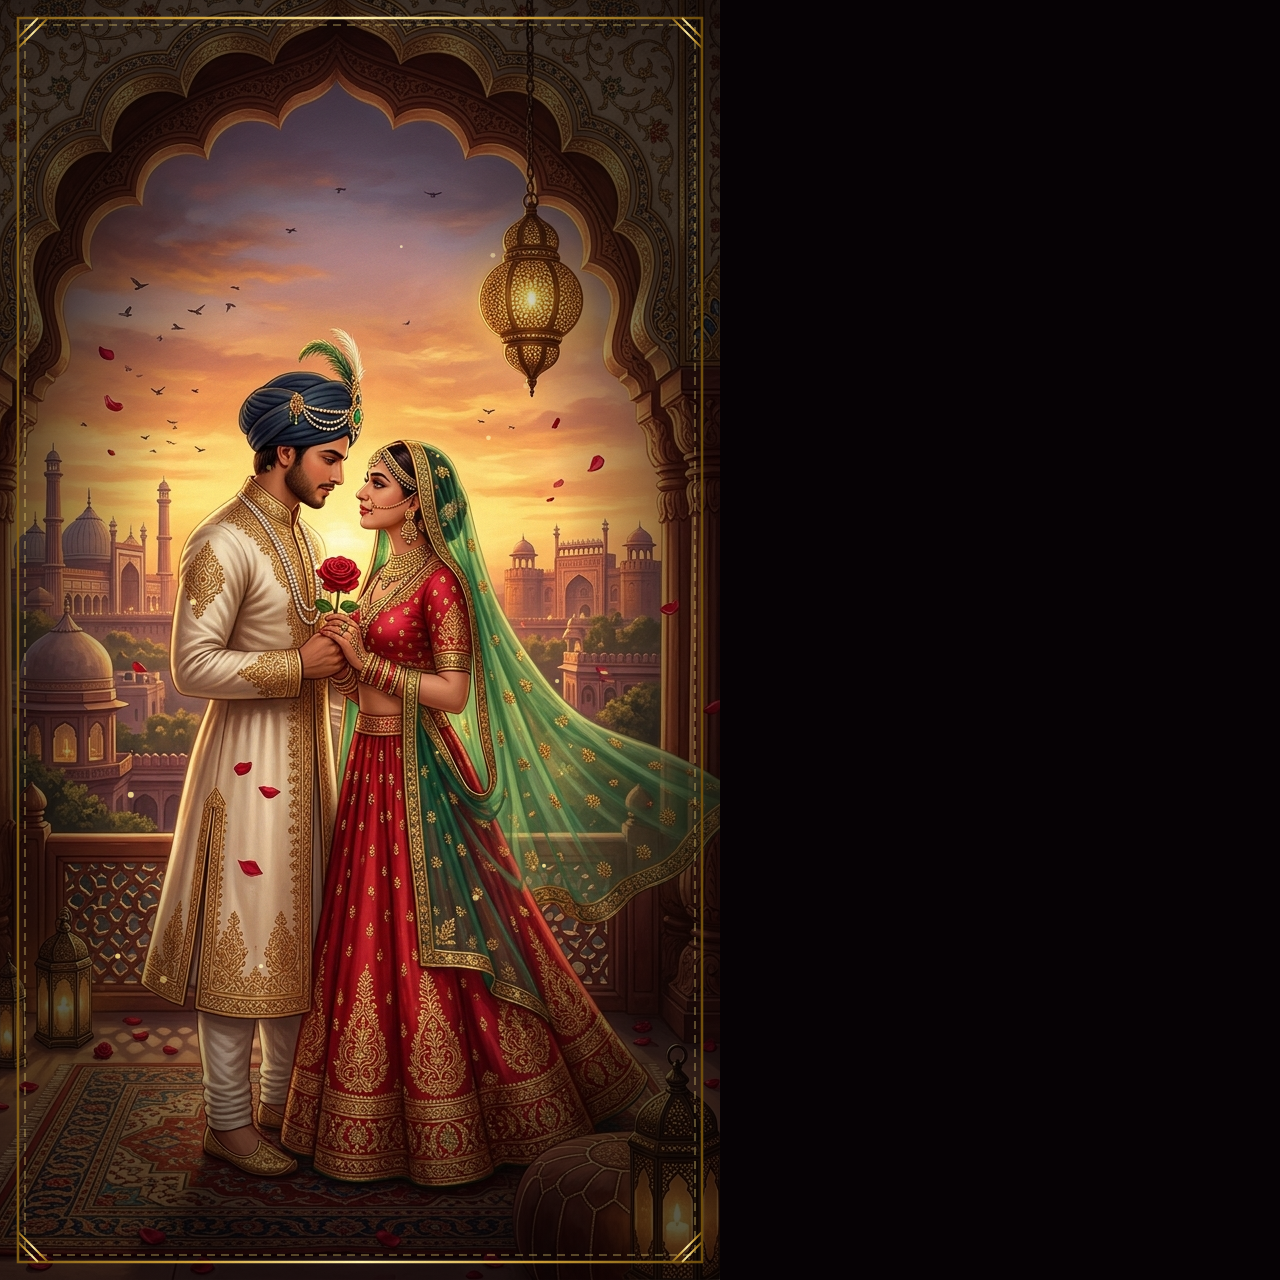
<file: mohabbat-si/index.html>
<!doctype html>
<html lang="hi">
<head>
<meta charset="utf-8">
<title>Mohabbat Si Zamana Si — Cinematic Mughal Miniature</title>
<link rel="stylesheet" href="fonts.css">
<style>
  * { box-sizing: border-box; margin: 0; padding: 0; }
  html, body {
    width: 720px;
    height: 1280px;
    overflow: hidden;
    background: #060205;
    font-family: 'Noto Serif Devanagari', serif;
    -webkit-font-smoothing: antialiased;
  }
  #stage {
    position: absolute;
    left: 0; top: 0;
    width: 720px; height: 1280px;
  }
  #paper-canvas, #fx-canvas {
    position: absolute;
    left: 0; top: 0;
    width: 720px; height: 1280px;
    pointer-events: none;
  }
  #paper-canvas {
    mix-blend-mode: multiply;
    opacity: 0.15;
  }
  #fx-canvas {
    mix-blend-mode: screen;
  }
</style>
</head>
<body>

<svg id="stage" viewBox="0 0 720 1280" xmlns="http://www.w3.org/2000/svg">
  <defs>
    <!-- Antique Gold Foil Gradient -->
    <linearGradient id="grad-gold" x1="0%" y1="0%" x2="100%" y2="0%">
      <stop offset="0%" stop-color="#805C15"/>
      <stop offset="25%" stop-color="#CFA138"/>
      <stop offset="50%" stop-color="#FFF3B0"/>
      <stop offset="75%" stop-color="#CFA138"/>
      <stop offset="100%" stop-color="#6E4D0C"/>
    </linearGradient>

    <!-- Warm Vignette for Cinematic Depth -->
    <radialGradient id="grad-vignette" cx="50%" cy="50%" r="50%">
      <stop offset="60%" stop-color="#000000" stop-opacity="0"/>
      <stop offset="100%" stop-color="#000000" stop-opacity="0.65"/>
    </radialGradient>
  </defs>

  <!-- ================= SCENE 1: THE SUNSET JHAROKHA & ROSE (0.0s - 4.5s) ================= -->
  <!-- "मोहब्बत सी, ज़माना सी" -->
  <g id="scene-1" opacity="1">
    <g id="cam-1">
      <image href="assets/scene1.jpg" x="-24" y="-48" width="768" height="1376" preserveAspectRatio="xMidYMid slice"/>
    </g>
  </g>

  <!-- ================= SCENE 2: THE DEVOTED HEART & LOVE LETTER (4.5s - 8.8s) ================= -->
  <!-- "यह दिल तेरा दीवाना सी" -->
  <g id="scene-2" opacity="0">
    <g id="cam-2">
      <image href="assets/scene2.jpg" x="-24" y="-48" width="768" height="1376" preserveAspectRatio="xMidYMid slice"/>
    </g>
  </g>

  <!-- ================= SCENE 3: COLD MIDNIGHT RAIN & SCATTERED PETALS (8.8s - 13.5s) ================= -->
  <!-- "मेरा यह हाल होना सी" -->
  <g id="scene-3" opacity="0">
    <g id="cam-3">
      <image href="assets/scene3.jpg" x="-24" y="-48" width="768" height="1376" preserveAspectRatio="xMidYMid slice"/>
    </g>
  </g>

  <!-- ================= SCENE 4: CRESCENT MOON & HOURGLASS OF FATE (13.5s - 18.17s) ================= -->
  <!-- "तेरा मिलना बहाना सी..." -->
  <g id="scene-4" opacity="0">
    <g id="cam-4">
      <image href="assets/scene4.jpg" x="-24" y="-48" width="768" height="1376" preserveAspectRatio="xMidYMid slice"/>
    </g>
  </g>

  <!-- ================= ROYAL CINEMATIC FRAME & VIGNETTE ================= -->
  <!-- Subtle Vignette -->
  <rect width="720" height="1280" fill="url(#grad-vignette)" pointer-events="none"/>

  <!-- Ornate Mughal Miniature Border (Hasliya) -->
  <g id="frame-border" pointer-events="none">
    <rect x="18" y="18" width="684" height="1244" fill="none" stroke="url(#grad-gold)" stroke-width="2.5"/>
    <rect x="25" y="25" width="670" height="1230" fill="none" stroke="#FFE885" stroke-width="1" stroke-dasharray="8,6" opacity="0.6"/>
    <!-- Four Ornate Corner Ornaments -->
    <path d="M 18,38 L 38,18 M 18,48 L 48,18" stroke="url(#grad-gold)" stroke-width="1.8"/>
    <path d="M 702,38 L 682,18 M 702,48 L 672,18" stroke="url(#grad-gold)" stroke-width="1.8"/>
    <path d="M 18,1242 L 38,1262 M 18,1232 L 48,1262" stroke="url(#grad-gold)" stroke-width="1.8"/>
    <path d="M 702,1242 L 682,1262 M 702,1232 L 672,1262" stroke="url(#grad-gold)" stroke-width="1.8"/>
  </g>

  <!-- ================= MASTER SUBTITLE CARDS (0.0s - 18.17s) ================= -->
  <g id="subtitles">
    <!-- Subtitle 1 (0.2s - 4.4s) -->
    <g id="sub-1" transform="translate(110, 980)" opacity="0">
      <rect x="0" y="0" width="500" height="140" rx="14" fill="rgba(14, 5, 10, 0.94)" stroke="url(#grad-gold)" stroke-width="2.5"/>
      <text x="250" y="52" fill="#FFFFFF" font-size="32" font-weight="700" text-anchor="middle">
        मोहब्बत सी, ज़माना सी
      </text>
      <text x="250" y="90" fill="#FFA726" font-family="'JetBrains Mono', monospace" font-size="16" font-weight="600" text-anchor="middle" letter-spacing="3px">
        MOHABBAT SI, ZAMANA SI
      </text>
      <text x="250" y="118" fill="#CFA138" font-size="13" font-weight="400" text-anchor="middle" letter-spacing="2px">
        // AN ERA OF ETERNAL LOVE
      </text>
    </g>

    <!-- Subtitle 2 (4.5s - 8.7s) -->
    <g id="sub-2" transform="translate(110, 980)" opacity="0">
      <rect x="0" y="0" width="500" height="140" rx="14" fill="rgba(14, 5, 10, 0.94)" stroke="url(#grad-gold)" stroke-width="2.5"/>
      <text x="250" y="52" fill="#FFFFFF" font-size="32" font-weight="700" text-anchor="middle">
        यह दिल तेरा दीवाना सी
      </text>
      <text x="250" y="90" fill="#FF5252" font-family="'JetBrains Mono', monospace" font-size="16" font-weight="600" text-anchor="middle" letter-spacing="3px">
        YEH DIL TERA DEEWANA SI
      </text>
      <text x="250" y="118" fill="#CFA138" font-size="13" font-weight="400" text-anchor="middle" letter-spacing="2px">
        // THIS HEART WAS CRAZY FOR YOU
      </text>
    </g>

    <!-- Subtitle 3 (8.8s - 13.4s) -->
    <g id="sub-3" transform="translate(110, 980)" opacity="0">
      <rect x="0" y="0" width="500" height="140" rx="14" fill="rgba(8, 16, 28, 0.95)" stroke="#90CAF9" stroke-width="2.5"/>
      <text x="250" y="52" fill="#FFFFFF" font-size="32" font-weight="700" text-anchor="middle">
        मेरा यह हाल होना सी...
      </text>
      <text x="250" y="90" fill="#90CAF9" font-family="'JetBrains Mono', monospace" font-size="16" font-weight="600" text-anchor="middle" letter-spacing="3px">
        MERA YEH HAAL HONA SI
      </text>
      <text x="250" y="118" fill="#64B5F6" font-size="13" font-weight="400" text-anchor="middle" letter-spacing="2px">
        // THIS RUIN WAS WRITTEN BY FATE
      </text>
    </g>

    <!-- Subtitle 4 (13.5s - 18.17s) -->
    <g id="sub-4" transform="translate(110, 800)" opacity="0">
      <rect x="0" y="0" width="500" height="140" rx="14" fill="rgba(14, 6, 12, 0.95)" stroke="url(#grad-gold)" stroke-width="2.5"/>
      <text x="250" y="52" fill="#FFFFFF" font-size="32" font-weight="700" text-anchor="middle">
        तेरा मिलना बहाना सी...
      </text>
      <text x="250" y="90" fill="#FFE082" font-family="'JetBrains Mono', monospace" font-size="16" font-weight="600" text-anchor="middle" letter-spacing="3px">
        TERA MILNA BAHANA SI
      </text>
      <text x="250" y="118" fill="#CFA138" font-size="13" font-weight="400" text-anchor="middle" letter-spacing="2px">
        // MEETING YOU WAS BUT DESTINY'S PRETEXT
      </text>
    </g>
  </g>
</svg>

<canvas id="paper-canvas" width="720" height="1280"></canvas>
<canvas id="fx-canvas" width="720" height="1280"></canvas>

<script>
const DUR = 18.17;
window.DUR = DUR;

const fxCanvas = document.getElementById('fx-canvas');
const ctx = fxCanvas.getContext('2d');

function pseudoRand(seed) {
  const x = Math.sin(seed * 9999.123) * 10000;
  return x - Math.floor(x);
}

// 1. Handmade Cotton Rag Paper Texture Overlay
function initPaperTexture() {
  const pCan = document.getElementById('paper-canvas');
  const pCtx = pCan.getContext('2d');
  const imgData = pCtx.createImageData(720, 1280);
  const data = imgData.data;

  for (let i = 0; i < data.length; i += 4) {
    const n = Math.random();
    const val = Math.floor(225 + n * 30);
    data[i] = val;
    data[i+1] = Math.floor(val * 0.96);
    data[i+2] = Math.floor(val * 0.88);
    data[i+3] = 255;
  }
  pCtx.putImageData(imgData, 0, 0);
}

// 2. Dynamic Atmosphere FX (Golden Motes, Silver Rain, Drifting Petals)
function drawFX(t) {
  ctx.clearRect(0, 0, 720, 1280);

  if (t < 8.8) {
    // Act 1 & 2: Floating Golden Dust Motes & Embers
    const numMotes = 32;
    for (let i = 0; i < numMotes; i++) {
      const seed = i + 1;
      const baseX = 80 + pseudoRand(seed * 17) * 560;
      const baseY = 180 + pseudoRand(seed * 23) * 850;
      const spdY = 16 + pseudoRand(seed * 31) * 24;
      const curY = (baseY - t * spdY) % 850 + 180;
      const curX = baseX + Math.sin(t * 2 + seed) * 16;
      const sz = 1.4 + pseudoRand(seed * 41) * 2.2;
      const a = 0.35 + 0.55 * Math.sin(t * 3.2 + seed * 2);

      ctx.beginPath();
      ctx.arc(curX, curY, sz, 0, Math.PI * 2);
      ctx.fillStyle = `rgba(255, 225, 130, ${Math.max(0, a).toFixed(2)})`;
      ctx.fill();
    }
  } else if (t < 13.5) {
    // Act 3: Diagonal Cold Rain Streaks
    const numRain = 95;
    ctx.lineWidth = 1.5;
    ctx.strokeStyle = 'rgba(175, 220, 255, 0.45)';
    for (let i = 0; i < numRain; i++) {
      const seed = i + 1;
      const rx = (seed * 137.5 + t * 480) % 760 - 20;
      const ry = (seed * 219.3 + t * 980) % 1320 - 20;
      const len = 35 + pseudoRand(seed * 43) * 35;

      ctx.beginPath();
      ctx.moveTo(rx, ry);
      ctx.lineTo(rx - len * 0.35, ry + len);
      ctx.stroke();
    }
  } else {
    // Act 4: Drifting Velvet Rose Petals
    const numPetals = 20;
    for (let i = 0; i < numPetals; i++) {
      const seed = i + 1;
      const px = 80 + pseudoRand(seed * 29) * 560 + Math.sin(t * 1.6 + seed) * 35;
      const py = (180 + (t - 13.5) * (35 + pseudoRand(seed * 13) * 35) + seed * 55) % 1000 + 100;
      const rot = t * 2.2 + seed;

      ctx.save();
      ctx.translate(px, py);
      ctx.rotate(rot);
      ctx.beginPath();
      ctx.ellipse(0, 0, 7.5, 4.8, 0, 0, Math.PI * 2);
      ctx.fillStyle = 'rgba(215, 25, 75, 0.75)';
      ctx.fill();
      ctx.restore();
    }
  }
}

// 3. Main Render Function with Ken Burns Camera & Dissolves
function render(t) {
  t = Math.max(0, Math.min(t, DUR));

  const s1 = document.getElementById('scene-1');
  const s2 = document.getElementById('scene-2');
  const s3 = document.getElementById('scene-3');
  const s4 = document.getElementById('scene-4');

  const cam1 = document.getElementById('cam-1');
  const cam2 = document.getElementById('cam-2');
  const cam3 = document.getElementById('cam-3');
  const cam4 = document.getElementById('cam-4');

  const sub1 = document.getElementById('sub-1');
  const sub2 = document.getElementById('sub-2');
  const sub3 = document.getElementById('sub-3');
  const sub4 = document.getElementById('sub-4');

  // Scene 1: (0.0s - 4.5s)
  if (t < 4.5) {
    s1.style.display = 'inline';
    s2.style.display = 'none';
    s3.style.display = 'none';
    s4.style.display = 'none';

    // Ken Burns gentle push-in towards the lovers holding the rose
    const p1 = t / 4.5;
    const sc1 = 1.0 + 0.06 * p1;
    const tx1 = -24 - (sc1 - 1.0) * 360;
    const ty1 = -48 - (sc1 - 1.0) * 640;
    cam1.setAttribute('transform', `translate(${tx1.toFixed(1)}, ${ty1.toFixed(1)}) scale(${sc1.toFixed(4)})`);

    if (t > 4.1) {
      const outP = (t - 4.1) / 0.4;
      s1.setAttribute('opacity', (1 - outP).toFixed(2));
    } else {
      s1.setAttribute('opacity', '1');
    }
  } else if (t < 8.8) {
    // Scene 2: (4.5s - 8.8s)
    s1.style.display = 'none';
    s2.style.display = 'inline';
    s3.style.display = 'none';
    s4.style.display = 'none';

    // Ken Burns intimate pan + heartbeat breathing pulse
    const p2 = (t - 4.5) / 4.3;
    const beat = 0.015 * Math.sin(t * 6.2);
    const sc2 = 1.03 + 0.04 * p2 + beat;
    const tx2 = -24 - (sc2 - 1.0) * 360;
    const ty2 = -48 - (sc2 - 1.0) * 580;
    cam2.setAttribute('transform', `translate(${tx2.toFixed(1)}, ${ty2.toFixed(1)}) scale(${sc2.toFixed(4)})`);

    if (t < 4.9) {
      const inP = (t - 4.5) / 0.4;
      s2.setAttribute('opacity', inP.toFixed(2));
    } else if (t > 8.4) {
      const outP = (t - 8.4) / 0.4;
      s2.setAttribute('opacity', (1 - outP).toFixed(2));
    } else {
      s2.setAttribute('opacity', '1');
    }
  } else if (t < 13.5) {
    // Scene 3: (8.8s - 13.5s)
    s1.style.display = 'none';
    s2.style.display = 'none';
    s3.style.display = 'inline';
    s4.style.display = 'none';

    // Ken Burns sorrowful drift downward revealing the fallen petals on marble
    const p3 = (t - 8.8) / 4.7;
    const sc3 = 1.05 - 0.03 * p3;
    const tx3 = -24 - (sc3 - 1.0) * 360;
    const ty3 = -48 - (sc3 - 1.0) * 640 + p3 * 22;
    cam3.setAttribute('transform', `translate(${tx3.toFixed(1)}, ${ty3.toFixed(1)}) scale(${sc3.toFixed(4)})`);

    if (t < 9.2) {
      const inP = (t - 8.8) / 0.4;
      s3.setAttribute('opacity', inP.toFixed(2));
    } else if (t > 13.1) {
      const outP = (t - 13.1) / 0.4;
      s3.setAttribute('opacity', (1 - outP).toFixed(2));
    } else {
      s3.setAttribute('opacity', '1');
    }
  } else {
    // Scene 4: (13.5s - 18.17s)
    s1.style.display = 'none';
    s2.style.display = 'none';
    s3.style.display = 'none';
    s4.style.display = 'inline';

    // Ken Burns slow pan down from the crescent moon to the hourglass
    const p4 = (t - 13.5) / (18.17 - 13.5);
    const sc4 = 1.02 + 0.04 * p4;
    const tx4 = -24 - (sc4 - 1.0) * 360;
    const ty4 = -48 - (sc4 - 1.0) * 640 + (p4 - 0.5) * 25;
    cam4.setAttribute('transform', `translate(${tx4.toFixed(1)}, ${ty4.toFixed(1)}) scale(${sc4.toFixed(4)})`);

    if (t < 13.9) {
      const inP = (t - 13.5) / 0.4;
      s4.setAttribute('opacity', inP.toFixed(2));
    } else {
      s4.setAttribute('opacity', '1');
    }
  }

  // Master Subtitle Card Timing
  if (t >= 0.2 && t < 4.4) {
    const pIn = Math.min(1, (t - 0.2) / 0.35);
    const pOut = t > 4.0 ? Math.max(0, (4.4 - t) / 0.4) : 1;
    sub1.setAttribute('opacity', (pIn * pOut).toFixed(2));
    sub1.setAttribute('transform', `translate(110, ${(990 - pIn * 10).toFixed(1)})`);
  } else {
    sub1.setAttribute('opacity', '0');
  }

  if (t >= 4.5 && t < 8.7) {
    const pIn = Math.min(1, (t - 4.5) / 0.35);
    const pOut = t > 8.3 ? Math.max(0, (8.7 - t) / 0.4) : 1;
    sub2.setAttribute('opacity', (pIn * pOut).toFixed(2));
    sub2.setAttribute('transform', `translate(110, ${(990 - pIn * 10).toFixed(1)})`);
  } else {
    sub2.setAttribute('opacity', '0');
  }

  if (t >= 8.8 && t < 13.4) {
    const pIn = Math.min(1, (t - 8.8) / 0.35);
    const pOut = t > 13.0 ? Math.max(0, (13.4 - t) / 0.4) : 1;
    sub3.setAttribute('opacity', (pIn * pOut).toFixed(2));
    sub3.setAttribute('transform', `translate(110, ${(990 - pIn * 10).toFixed(1)})`);
  } else {
    sub3.setAttribute('opacity', '0');
  }

  if (t >= 13.5 && t <= 18.17) {
    const pIn = Math.min(1, (t - 13.5) / 0.35);
    sub4.setAttribute('opacity', pIn.toFixed(2));
    sub4.setAttribute('transform', `translate(110, ${(810 - pIn * 10).toFixed(1)})`);
  } else {
    sub4.setAttribute('opacity', '0');
  }

  drawFX(t);
}

// 4. TEXTS contract for readcheck.mjs
window.TEXTS = function(t) {
  const texts = [];

  if (t >= 0.2 && t < 4.4) {
    texts.push({
      id: 'sub_strophe_1',
      text: 'मोहब्बत सी, ज़माना सी',
      x0: 110, y0: 980, x1: 610, y1: 1120
    });
  }

  if (t >= 4.5 && t < 8.7) {
    texts.push({
      id: 'sub_strophe_2',
      text: 'यह दिल तेरा दीवाना सी',
      x0: 110, y0: 980, x1: 610, y1: 1120
    });
  }

  if (t >= 8.8 && t < 13.4) {
    texts.push({
      id: 'sub_strophe_3',
      text: 'मेरा यह हाल होना सी',
      x0: 110, y0: 980, x1: 610, y1: 1120
    });
  }

  if (t >= 13.5 && t <= 18.17) {
    texts.push({
      id: 'sub_strophe_4',
      text: 'तेरा मिलना बहाना सी',
      x0: 110, y0: 800, x1: 610, y1: 940
    });
  }

  return texts;
};

// 5. Preloading & Initialization
async function init() {
  initPaperTexture();

  // Preload all 4 scene images
  const imgs = ['assets/scene1.jpg', 'assets/scene2.jpg', 'assets/scene3.jpg', 'assets/scene4.jpg'];
  await Promise.all(imgs.map(src => new Promise(res => {
    const im = new Image();
    im.onload = res;
    im.onerror = res;
    im.src = src;
  })));

  // Load typography fonts
  const fams = [
    '700 32px "Noto Serif Devanagari"',
    '400 32px "Noto Serif Devanagari"',
    '600 16px "JetBrains Mono"'
  ];
  const sample = 'मोहब्बतसीज़मानायहदिलतेरादीवानामेराहालहोनामिलनाबहानाABCDEFGHIJKLMNOPQRSTUVWXYZ//:[]';
  await Promise.all(fams.map(f => document.fonts.load(f, sample)));
  await document.fonts.ready;

  const q = new URLSearchParams(location.search);
  render(parseFloat(q.get('t') || '0'));
  window.READY = true;
}

window.render = render;
init();
</script>
</body>
</html>
</file>
<file: ambani-ka-sach/fonts.css>
/* devanagari */
@font-face {
  font-family: 'Noto Serif Devanagari';
  font-style: normal;
  font-weight: 700;
  font-stretch: 100%;
  font-display: block;
  src: url(fonts/f0.woff2) format('woff2');
  unicode-range: U+0900-097F, U+1CD0-1CF4, U+1CF7-1CF9, U+200C-200D, U+20A8, U+20B9, U+20F0, U+25CC, U+A830-A839, U+A8E0-A8FF, U+11B00-11B0A;
}
/* latin-ext */
@font-face {
  font-family: 'Noto Serif Devanagari';
  font-style: normal;
  font-weight: 700;
  font-stretch: 100%;
  font-display: block;
  src: url(fonts/f1.woff2) format('woff2');
  unicode-range: U+0100-02BA, U+02BD-02C5, U+02C7-02CC, U+02CE-02D7, U+02DD-02FF, U+0304, U+0308, U+0329, U+1D00-1DBF, U+1E00-1E9F, U+1EF2-1EFF, U+2020, U+20A0-20AB, U+20AD-20C4, U+2113, U+2C60-2C7F, U+A720-A7FF;
}
/* latin */
@font-face {
  font-family: 'Noto Serif Devanagari';
  font-style: normal;
  font-weight: 700;
  font-stretch: 100%;
  font-display: block;
  src: url(fonts/f2.woff2) format('woff2');
  unicode-range: U+0000-00FF, U+0131, U+0152-0153, U+02BB-02BC, U+02C6, U+02DA, U+02DC, U+0304, U+0308, U+0329, U+2000-206F, U+20AC, U+2122, U+2191, U+2193, U+2212, U+2215, U+FEFF, U+FFFD;
}
/* devanagari */
@font-face {
  font-family: 'Noto Serif Devanagari';
  font-style: normal;
  font-weight: 900;
  font-stretch: 100%;
  font-display: block;
  src: url(fonts/f0.woff2) format('woff2');
  unicode-range: U+0900-097F, U+1CD0-1CF4, U+1CF7-1CF9, U+200C-200D, U+20A8, U+20B9, U+20F0, U+25CC, U+A830-A839, U+A8E0-A8FF, U+11B00-11B0A;
}
/* latin-ext */
@font-face {
  font-family: 'Noto Serif Devanagari';
  font-style: normal;
  font-weight: 900;
  font-stretch: 100%;
  font-display: block;
  src: url(fonts/f1.woff2) format('woff2');
  unicode-range: U+0100-02BA, U+02BD-02C5, U+02C7-02CC, U+02CE-02D7, U+02DD-02FF, U+0304, U+0308, U+0329, U+1D00-1DBF, U+1E00-1E9F, U+1EF2-1EFF, U+2020, U+20A0-20AB, U+20AD-20C4, U+2113, U+2C60-2C7F, U+A720-A7FF;
}
/* latin */
@font-face {
  font-family: 'Noto Serif Devanagari';
  font-style: normal;
  font-weight: 900;
  font-stretch: 100%;
  font-display: block;
  src: url(fonts/f2.woff2) format('woff2');
  unicode-range: U+0000-00FF, U+0131, U+0152-0153, U+02BB-02BC, U+02C6, U+02DA, U+02DC, U+0304, U+0308, U+0329, U+2000-206F, U+20AC, U+2122, U+2191, U+2193, U+2212, U+2215, U+FEFF, U+FFFD;
}
/* devanagari */
@font-face {
  font-family: 'Noto Sans Devanagari';
  font-style: normal;
  font-weight: 600;
  font-stretch: 100%;
  font-display: block;
  src: url(fonts/f3.woff2) format('woff2');
  unicode-range: U+0900-097F, U+1CD0-1CF4, U+1CF7-1CF9, U+200C-200D, U+20A8, U+20B9, U+20F0, U+25CC, U+A830-A839, U+A8E0-A8FF, U+11B00-11B0A;
}
/* latin-ext */
@font-face {
  font-family: 'Noto Sans Devanagari';
  font-style: normal;
  font-weight: 600;
  font-stretch: 100%;
  font-display: block;
  src: url(fonts/f4.woff2) format('woff2');
  unicode-range: U+0100-02BA, U+02BD-02C5, U+02C7-02CC, U+02CE-02D7, U+02DD-02FF, U+0304, U+0308, U+0329, U+1D00-1DBF, U+1E00-1E9F, U+1EF2-1EFF, U+2020, U+20A0-20AB, U+20AD-20C4, U+2113, U+2C60-2C7F, U+A720-A7FF;
}
/* latin */
@font-face {
  font-family: 'Noto Sans Devanagari';
  font-style: normal;
  font-weight: 600;
  font-stretch: 100%;
  font-display: block;
  src: url(fonts/f5.woff2) format('woff2');
  unicode-range: U+0000-00FF, U+0131, U+0152-0153, U+02BB-02BC, U+02C6, U+02DA, U+02DC, U+0304, U+0308, U+0329, U+2000-206F, U+20AC, U+2122, U+2191, U+2193, U+2212, U+2215, U+FEFF, U+FFFD;
}
/* devanagari */
@font-face {
  font-family: 'Noto Sans Devanagari';
  font-style: normal;
  font-weight: 800;
  font-stretch: 100%;
  font-display: block;
  src: url(fonts/f3.woff2) format('woff2');
  unicode-range: U+0900-097F, U+1CD0-1CF4, U+1CF7-1CF9, U+200C-200D, U+20A8, U+20B9, U+20F0, U+25CC, U+A830-A839, U+A8E0-A8FF, U+11B00-11B0A;
}
/* latin-ext */
@font-face {
  font-family: 'Noto Sans Devanagari';
  font-style: normal;
  font-weight: 800;
  font-stretch: 100%;
  font-display: block;
  src: url(fonts/f4.woff2) format('woff2');
  unicode-range: U+0100-02BA, U+02BD-02C5, U+02C7-02CC, U+02CE-02D7, U+02DD-02FF, U+0304, U+0308, U+0329, U+1D00-1DBF, U+1E00-1E9F, U+1EF2-1EFF, U+2020, U+20A0-20AB, U+20AD-20C4, U+2113, U+2C60-2C7F, U+A720-A7FF;
}
/* latin */
@font-face {
  font-family: 'Noto Sans Devanagari';
  font-style: normal;
  font-weight: 800;
  font-stretch: 100%;
  font-display: block;
  src: url(fonts/f5.woff2) format('woff2');
  unicode-range: U+0000-00FF, U+0131, U+0152-0153, U+02BB-02BC, U+02C6, U+02DA, U+02DC, U+0304, U+0308, U+0329, U+2000-206F, U+20AC, U+2122, U+2191, U+2193, U+2212, U+2215, U+FEFF, U+FFFD;
}
/* devanagari */
@font-face {
  font-family: 'Noto Sans Devanagari';
  font-style: normal;
  font-weight: 900;
  font-stretch: 100%;
  font-display: block;
  src: url(fonts/f3.woff2) format('woff2');
  unicode-range: U+0900-097F, U+1CD0-1CF4, U+1CF7-1CF9, U+200C-200D, U+20A8, U+20B9, U+20F0, U+25CC, U+A830-A839, U+A8E0-A8FF, U+11B00-11B0A;
}
/* latin-ext */
@font-face {
  font-family: 'Noto Sans Devanagari';
  font-style: normal;
  font-weight: 900;
  font-stretch: 100%;
  font-display: block;
  src: url(fonts/f4.woff2) format('woff2');
  unicode-range: U+0100-02BA, U+02BD-02C5, U+02C7-02CC, U+02CE-02D7, U+02DD-02FF, U+0304, U+0308, U+0329, U+1D00-1DBF, U+1E00-1E9F, U+1EF2-1EFF, U+2020, U+20A0-20AB, U+20AD-20C4, U+2113, U+2C60-2C7F, U+A720-A7FF;
}
/* latin */
@font-face {
  font-family: 'Noto Sans Devanagari';
  font-style: normal;
  font-weight: 900;
  font-stretch: 100%;
  font-display: block;
  src: url(fonts/f5.woff2) format('woff2');
  unicode-range: U+0000-00FF, U+0131, U+0152-0153, U+02BB-02BC, U+02C6, U+02DA, U+02DC, U+0304, U+0308, U+0329, U+2000-206F, U+20AC, U+2122, U+2191, U+2193, U+2212, U+2215, U+FEFF, U+FFFD;
}
@font-face {
  font-family: 'Bagel Fat One';
  font-style: normal;
  font-weight: 400;
  font-display: block;
  src: url(fonts/f6.woff2) format('woff2');
  unicode-range: U+f9ca-fa0b, U+ff03-ff05, U+ff07, U+ff0a-ff0b, U+ff0d-ff19, U+ff1b, U+ff1d, U+ff20-ff5b, U+ff5d, U+ffe0-ffe3, U+ffe5-ffe6;
}
@font-face {
  font-family: 'Bagel Fat One';
  font-style: normal;
  font-weight: 400;
  font-display: block;
  src: url(fonts/f7.woff2) format('woff2');
  unicode-range: U+d723-d728, U+d72a-d733, U+d735-d748, U+d74a-d74f, U+d752-d753, U+d755-d757, U+d75a-d75f, U+d762-d764, U+d766-d768, U+d76a-d76b, U+d76d-d76f, U+d771-d787, U+d789-d78b, U+d78d-d78f, U+d791-d797, U+d79a, U+d79c, U+d79e-d7a3, U+f900-f909, U+f90b-f92e;
}
@font-face {
  font-family: 'Bagel Fat One';
  font-style: normal;
  font-weight: 400;
  font-display: block;
  src: url(fonts/f8.woff2) format('woff2');
  unicode-range: U+d679-d68b, U+d68e-d69e, U+d6a0, U+d6a2-d6a7, U+d6a9-d6c3, U+d6c6-d6c7, U+d6c9-d6cb, U+d6cd-d6d3, U+d6d5-d6d6, U+d6d8-d6e3, U+d6e5-d6e7, U+d6e9-d6fb, U+d6fd-d717, U+d719-d71f, U+d721-d722;
}
@font-face {
  font-family: 'Bagel Fat One';
  font-style: normal;
  font-weight: 400;
  font-display: block;
  src: url(fonts/f9.woff2) format('woff2');
  unicode-range: U+d5bc-d5c7, U+d5ca-d5cb, U+d5cd-d5cf, U+d5d1-d5d7, U+d5d9-d5da, U+d5dc, U+d5de-d5e3, U+d5e6-d5e7, U+d5e9-d5eb, U+d5ed-d5f6, U+d5f8, U+d5fa-d5ff, U+d602-d603, U+d605-d607, U+d609-d60f, U+d612-d613, U+d616-d61b, U+d61d-d637, U+d63a-d63b, U+d63d-d63f, U+d641-d647, U+d64a-d64c, U+d64e-d653, U+d656-d657, U+d659-d65b, U+d65d-d666, U+d668, U+d66a-d678;
}
@font-face {
  font-family: 'Bagel Fat One';
  font-style: normal;
  font-weight: 400;
  font-display: block;
  src: url(fonts/f10.woff2) format('woff2');
  unicode-range: U+d507, U+d509-d50b, U+d50d-d513, U+d515-d53b, U+d53e-d53f, U+d541-d543, U+d545-d54c, U+d54e, U+d550, U+d552-d557, U+d55a-d55b, U+d55d-d55f, U+d561-d564, U+d566-d567, U+d56a, U+d56c, U+d56e-d573, U+d576-d577, U+d579-d583, U+d585-d586, U+d58a-d5a4, U+d5a6-d5bb;
}
@font-face {
  font-family: 'Bagel Fat One';
  font-style: normal;
  font-weight: 400;
  font-display: block;
  src: url(fonts/f11.woff2) format('woff2');
  unicode-range: U+d464-d477, U+d47a-d47b, U+d47d-d47f, U+d481-d487, U+d489-d48a, U+d48c, U+d48e-d4e7, U+d4e9-d503, U+d505-d506;
}
@font-face {
  font-family: 'Bagel Fat One';
  font-style: normal;
  font-weight: 400;
  font-display: block;
  src: url(fonts/f12.woff2) format('woff2');
  unicode-range: U+d3bf-d3c7, U+d3ca-d3cf, U+d3d1-d3eb, U+d3ee-d3ef, U+d3f1-d3f3, U+d3f5-d3fb, U+d3fd-d400, U+d402-d45b, U+d45d-d463;
}
@font-face {
  font-family: 'Bagel Fat One';
  font-style: normal;
  font-weight: 400;
  font-display: block;
  src: url(fonts/f13.woff2) format('woff2');
  unicode-range: U+d2ff, U+d302-d304, U+d306-d30b, U+d30f, U+d311-d313, U+d315-d31b, U+d31e, U+d322-d324, U+d326-d327, U+d32a-d32b, U+d32d-d32f, U+d331-d337, U+d339-d33c, U+d33e-d37b, U+d37e-d37f, U+d381-d383, U+d385-d38b, U+d38e-d390, U+d392-d397, U+d39a-d39b, U+d39d-d39f, U+d3a1-d3a7, U+d3a9-d3aa, U+d3ac, U+d3ae-d3b3, U+d3b5-d3b7, U+d3b9-d3bb, U+d3bd-d3be;
}
@font-face {
  font-family: 'Bagel Fat One';
  font-style: normal;
  font-weight: 400;
  font-display: block;
  src: url(fonts/f14.woff2) format('woff2');
  unicode-range: U+d257-d27f, U+d281-d29b, U+d29d-d29f, U+d2a1-d2ab, U+d2ad-d2b7, U+d2ba-d2bb, U+d2bd-d2bf, U+d2c1-d2c7, U+d2c9-d2ef, U+d2f2-d2f3, U+d2f5-d2f7, U+d2f9-d2fe;
}
@font-face {
  font-family: 'Bagel Fat One';
  font-style: normal;
  font-weight: 400;
  font-display: block;
  src: url(fonts/f15.woff2) format('woff2');
  unicode-range: U+d1b4, U+d1b6-d1f3, U+d1f5-d22b, U+d22e-d22f, U+d231-d233, U+d235-d23b, U+d23d-d240, U+d242-d256;
}
@font-face {
  font-family: 'Bagel Fat One';
  font-style: normal;
  font-weight: 400;
  font-display: block;
  src: url(fonts/f16.woff2) format('woff2');
  unicode-range: U+d105-d12f, U+d132-d133, U+d135-d137, U+d139-d13f, U+d141-d142, U+d144, U+d146-d14b, U+d14e-d14f, U+d151-d153, U+d155-d15b, U+d15e-d187, U+d189-d19f, U+d1a2-d1a3, U+d1a5-d1a7, U+d1a9-d1af, U+d1b2-d1b3;
}
@font-face {
  font-family: 'Bagel Fat One';
  font-style: normal;
  font-weight: 400;
  font-display: block;
  src: url(fonts/f17.woff2) format('woff2');
  unicode-range: U+d04b-d04f, U+d051-d057, U+d059-d06b, U+d06d-d06f, U+d071-d073, U+d075-d07b, U+d07e-d0a3, U+d0a6-d0a7, U+d0a9-d0ab, U+d0ad-d0b3, U+d0b6, U+d0b8, U+d0ba-d0bf, U+d0c2-d0c3, U+d0c5-d0c7, U+d0c9-d0cf, U+d0d2, U+d0d6-d0db, U+d0de-d0df, U+d0e1-d0e3, U+d0e5-d0eb, U+d0ee-d0f0, U+d0f2-d104;
}
@font-face {
  font-family: 'Bagel Fat One';
  font-style: normal;
  font-weight: 400;
  font-display: block;
  src: url(fonts/f18.woff2) format('woff2');
  unicode-range: U+cfa2-cfc3, U+cfc5-cfdf, U+cfe2-cfe3, U+cfe5-cfe7, U+cfe9-cff4, U+cff6-cffb, U+cffd-cfff, U+d001-d003, U+d005-d017, U+d019-d033, U+d036-d037, U+d039-d03b, U+d03d-d04a;
}
@font-face {
  font-family: 'Bagel Fat One';
  font-style: normal;
  font-weight: 400;
  font-display: block;
  src: url(fonts/f19.woff2) format('woff2');
  unicode-range: U+cef0-cef3, U+cef6, U+cef9-ceff, U+cf01-cf03, U+cf05-cf07, U+cf09-cf0f, U+cf11-cf12, U+cf14-cf1b, U+cf1d-cf1f, U+cf21-cf2f, U+cf31-cf53, U+cf56-cf57, U+cf59-cf5b, U+cf5d-cf63, U+cf66, U+cf68, U+cf6a-cf6f, U+cf71-cf84, U+cf86-cf8b, U+cf8d-cfa1;
}
@font-face {
  font-family: 'Bagel Fat One';
  font-style: normal;
  font-weight: 400;
  font-display: block;
  src: url(fonts/f20.woff2) format('woff2');
  unicode-range: U+ce3c-ce57, U+ce5a-ce5b, U+ce5d-ce5f, U+ce61-ce67, U+ce6a, U+ce6c, U+ce6e-ce73, U+ce76-ce77, U+ce79-ce7b, U+ce7d-ce83, U+ce85-ce88, U+ce8a-ce8f, U+ce91-ce93, U+ce95-ce97, U+ce99-ce9f, U+cea2, U+cea4-ceab, U+cead-cee3, U+cee6-cee7, U+cee9-ceeb, U+ceed-ceef;
}
@font-face {
  font-family: 'Bagel Fat One';
  font-style: normal;
  font-weight: 400;
  font-display: block;
  src: url(fonts/f21.woff2) format('woff2');
  unicode-range: U+cd92-cd93, U+cd96-cd97, U+cd99-cd9b, U+cd9d-cda3, U+cda6-cda8, U+cdaa-cdaf, U+cdb1-cdc3, U+cdc5-cdcb, U+cdcd-cde7, U+cde9-ce03, U+ce05-ce1f, U+ce22-ce34, U+ce36-ce3b;
}
@font-face {
  font-family: 'Bagel Fat One';
  font-style: normal;
  font-weight: 400;
  font-display: block;
  src: url(fonts/f22.woff2) format('woff2');
  unicode-range: U+ccef-cd07, U+cd0a-cd0b, U+cd0d-cd1a, U+cd1c, U+cd1e-cd2b, U+cd2d-cd5b, U+cd5d-cd77, U+cd79-cd91;
}
@font-face {
  font-family: 'Bagel Fat One';
  font-style: normal;
  font-weight: 400;
  font-display: block;
  src: url(fonts/f23.woff2) format('woff2');
  unicode-range: U+cc3f-cc43, U+cc46-cc47, U+cc49-cc4b, U+cc4d-cc53, U+cc55-cc58, U+cc5a-cc5f, U+cc61-cc97, U+cc9a-cc9b, U+cc9d-cc9f, U+cca1-cca7, U+ccaa, U+ccac, U+ccae-ccb3, U+ccb6-ccb7, U+ccb9-ccbb, U+ccbd-cccf, U+ccd1-cce3, U+cce5-ccee;
}
@font-face {
  font-family: 'Bagel Fat One';
  font-style: normal;
  font-weight: 400;
  font-display: block;
  src: url(fonts/f24.woff2) format('woff2');
  unicode-range: U+cb91-cbd3, U+cbd5-cbe3, U+cbe5-cc0b, U+cc0e-cc0f, U+cc11-cc13, U+cc15-cc1b, U+cc1d-cc20, U+cc23-cc27, U+cc2a-cc2b, U+cc2d, U+cc2f, U+cc31-cc37, U+cc3a, U+cc3c;
}
@font-face {
  font-family: 'Bagel Fat One';
  font-style: normal;
  font-weight: 400;
  font-display: block;
  src: url(fonts/f25.woff2) format('woff2');
  unicode-range: U+caf4-cb47, U+cb4a-cb90;
}
@font-face {
  font-family: 'Bagel Fat One';
  font-style: normal;
  font-weight: 400;
  font-display: block;
  src: url(fonts/f26.woff2) format('woff2');
  unicode-range: U+ca4a-ca4b, U+ca4e-ca4f, U+ca51-ca53, U+ca55-ca5b, U+ca5d-ca60, U+ca62-ca83, U+ca85-cabb, U+cabe-cabf, U+cac1-cac3, U+cac5-cacb, U+cacd-cad0, U+cad2, U+cad4-cad8, U+cada-caf3;
}
@font-face {
  font-family: 'Bagel Fat One';
  font-style: normal;
  font-weight: 400;
  font-display: block;
  src: url(fonts/f27.woff2) format('woff2');
  unicode-range: U+c996-c997, U+c99a-c99c, U+c99e-c9bf, U+c9c2-c9c3, U+c9c5-c9c7, U+c9c9-c9cf, U+c9d2, U+c9d4, U+c9d7-c9d8, U+c9db, U+c9de-c9df, U+c9e1-c9e3, U+c9e5-c9e6, U+c9e8-c9eb, U+c9ee-c9f0, U+c9f2-c9f7, U+c9f9-ca0b, U+ca0d-ca28, U+ca2a-ca49;
}
@font-face {
  font-family: 'Bagel Fat One';
  font-style: normal;
  font-weight: 400;
  font-display: block;
  src: url(fonts/f28.woff2) format('woff2');
  unicode-range: U+c8e9-c8f4, U+c8f6-c8fb, U+c8fe-c8ff, U+c901-c903, U+c905-c90b, U+c90e-c910, U+c912-c917, U+c919-c92b, U+c92d-c94f, U+c951-c953, U+c955-c96b, U+c96d-c973, U+c975-c987, U+c98a-c98b, U+c98d-c98f, U+c991-c995;
}
@font-face {
  font-family: 'Bagel Fat One';
  font-style: normal;
  font-weight: 400;
  font-display: block;
  src: url(fonts/f29.woff2) format('woff2');
  unicode-range: U+c841-c84b, U+c84d-c86f, U+c872-c873, U+c875-c877, U+c879-c87f, U+c882-c884, U+c887-c88a, U+c88d-c8c3, U+c8c5-c8df, U+c8e1-c8e8;
}
@font-face {
  font-family: 'Bagel Fat One';
  font-style: normal;
  font-weight: 400;
  font-display: block;
  src: url(fonts/f30.woff2) format('woff2');
  unicode-range: U+c779-c77b, U+c77e-c782, U+c786, U+c78b, U+c78d, U+c78f, U+c792-c793, U+c795, U+c797, U+c799-c79f, U+c7a2, U+c7a7-c7ab, U+c7ae-c7bb, U+c7bd-c7c0, U+c7c2-c7c7, U+c7c9-c7dc, U+c7de-c7ff, U+c802-c803, U+c805-c807, U+c809, U+c80b-c80f, U+c812, U+c814, U+c817-c81b, U+c81e-c81f, U+c821-c823, U+c825-c82e, U+c830-c837, U+c839-c83b, U+c83d-c840;
}
@font-face {
  font-family: 'Bagel Fat One';
  font-style: normal;
  font-weight: 400;
  font-display: block;
  src: url(fonts/f31.woff2) format('woff2');
  unicode-range: U+c6bb-c6bf, U+c6c2, U+c6c4, U+c6c6-c6cb, U+c6ce-c6cf, U+c6d1-c6d3, U+c6d5-c6db, U+c6dd-c6df, U+c6e1-c6e7, U+c6e9-c6eb, U+c6ed-c6ef, U+c6f1-c6f8, U+c6fa-c703, U+c705-c707, U+c709-c70b, U+c70d-c716, U+c718, U+c71a-c71f, U+c722-c723, U+c725-c727, U+c729-c734, U+c736-c73b, U+c73e-c73f, U+c741-c743, U+c745-c74b, U+c74e-c750, U+c752-c757, U+c759-c773, U+c776-c777;
}
@font-face {
  font-family: 'Bagel Fat One';
  font-style: normal;
  font-weight: 400;
  font-display: block;
  src: url(fonts/f32.woff2) format('woff2');
  unicode-range: U+c5f5-c5fb, U+c5fe, U+c602-c605, U+c607, U+c609-c60f, U+c611-c61a, U+c61c-c623, U+c626-c627, U+c629-c62b, U+c62d, U+c62f-c632, U+c636, U+c638, U+c63a-c63f, U+c642-c643, U+c645-c647, U+c649-c652, U+c656-c65b, U+c65d-c65f, U+c661-c663, U+c665-c677, U+c679-c67b, U+c67d-c693, U+c696-c697, U+c699-c69b, U+c69d-c6a3, U+c6a6, U+c6a8, U+c6aa-c6af, U+c6b2-c6b3, U+c6b5-c6b7, U+c6b9-c6ba;
}
@font-face {
  font-family: 'Bagel Fat One';
  font-style: normal;
  font-weight: 400;
  font-display: block;
  src: url(fonts/f33.woff2) format('woff2');
  unicode-range: U+c517-c527, U+c52a-c52b, U+c52d-c52f, U+c531-c538, U+c53a, U+c53c, U+c53e-c543, U+c546-c547, U+c54b, U+c54d-c552, U+c556, U+c55a-c55b, U+c55d, U+c55f, U+c562-c563, U+c565-c567, U+c569-c56f, U+c572, U+c574, U+c576-c57b, U+c57e-c57f, U+c581-c583, U+c585-c586, U+c588-c58b, U+c58e, U+c590, U+c592-c596, U+c599-c5b3, U+c5b6-c5b7, U+c5ba, U+c5be-c5c3, U+c5ca-c5cb, U+c5cd, U+c5cf, U+c5d2-c5d3, U+c5d5-c5d7, U+c5d9-c5df, U+c5e1-c5e2, U+c5e4, U+c5e6-c5eb, U+c5ef, U+c5f1-c5f3;
}
@font-face {
  font-family: 'Bagel Fat One';
  font-style: normal;
  font-weight: 400;
  font-display: block;
  src: url(fonts/f34.woff2) format('woff2');
  unicode-range: U+c475-c4ef, U+c4f2-c4f3, U+c4f5-c4f7, U+c4f9-c4ff, U+c502-c50b, U+c50d-c516;
}
@font-face {
  font-family: 'Bagel Fat One';
  font-style: normal;
  font-weight: 400;
  font-display: block;
  src: url(fonts/f35.woff2) format('woff2');
  unicode-range: U+c3d0-c3d7, U+c3da-c3db, U+c3dd-c3de, U+c3e1-c3ec, U+c3ee-c3f3, U+c3f5-c42b, U+c42d-c463, U+c466-c474;
}
@font-face {
  font-family: 'Bagel Fat One';
  font-style: normal;
  font-weight: 400;
  font-display: block;
  src: url(fonts/f36.woff2) format('woff2');
  unicode-range: U+c32b-c367, U+c36a-c36b, U+c36d-c36f, U+c371-c377, U+c37a-c37b, U+c37e-c383, U+c385-c387, U+c389-c3cf;
}
@font-face {
  font-family: 'Bagel Fat One';
  font-style: normal;
  font-weight: 400;
  font-display: block;
  src: url(fonts/f37.woff2) format('woff2');
  unicode-range: U+c26a-c26b, U+c26d-c26f, U+c271-c273, U+c275-c27b, U+c27e-c287, U+c289-c28f, U+c291-c297, U+c299-c29a, U+c29c-c2a3, U+c2a5-c2a7, U+c2a9-c2ab, U+c2ad-c2b3, U+c2b6, U+c2b8, U+c2ba-c2bb, U+c2bd-c2db, U+c2de-c2df, U+c2e1-c2e2, U+c2e5-c2ea, U+c2ee, U+c2f0, U+c2f2-c2f5, U+c2f7, U+c2fa-c2fb, U+c2fd-c2ff, U+c301-c307, U+c309-c30c, U+c30e-c312, U+c315-c323, U+c325-c328, U+c32a;
}
@font-face {
  font-family: 'Bagel Fat One';
  font-style: normal;
  font-weight: 400;
  font-display: block;
  src: url(fonts/f38.woff2) format('woff2');
  unicode-range: U+c1bc-c1c3, U+c1c5-c1df, U+c1e1-c1fb, U+c1fd-c203, U+c205-c20c, U+c20e, U+c210-c217, U+c21a-c21b, U+c21d-c21e, U+c221-c227, U+c229-c22a, U+c22c, U+c22e, U+c230, U+c233-c24f, U+c251-c257, U+c259-c269;
}
@font-face {
  font-family: 'Bagel Fat One';
  font-style: normal;
  font-weight: 400;
  font-display: block;
  src: url(fonts/f39.woff2) format('woff2');
  unicode-range: U+c101-c11b, U+c11f, U+c121-c123, U+c125-c12b, U+c12e, U+c132-c137, U+c13a-c13b, U+c13d-c13f, U+c141-c147, U+c14a, U+c14c-c153, U+c155-c157, U+c159-c15b, U+c15d-c166, U+c169-c16f, U+c171-c177, U+c179-c18b, U+c18e-c18f, U+c191-c193, U+c195-c19b, U+c19d-c19e, U+c1a0, U+c1a2-c1a4, U+c1a6-c1bb;
}
@font-face {
  font-family: 'Bagel Fat One';
  font-style: normal;
  font-weight: 400;
  font-display: block;
  src: url(fonts/f40.woff2) format('woff2');
  unicode-range: U+c049-c057, U+c059-c05b, U+c05d-c05f, U+c061-c067, U+c069-c08f, U+c091-c0ab, U+c0ae-c0af, U+c0b1-c0b3, U+c0b5, U+c0b7-c0bb, U+c0be, U+c0c2-c0c7, U+c0ca-c0cb, U+c0cd-c0cf, U+c0d1-c0d7, U+c0d9-c0da, U+c0dc, U+c0de-c0e3, U+c0e5-c0eb, U+c0ed-c0f3, U+c0f6, U+c0f8, U+c0fa-c0ff;
}
@font-face {
  font-family: 'Bagel Fat One';
  font-style: normal;
  font-weight: 400;
  font-display: block;
  src: url(fonts/f41.woff2) format('woff2');
  unicode-range: U+bfa7-bfaf, U+bfb1-bfc4, U+bfc6-bfcb, U+bfce-bfcf, U+bfd1-bfd3, U+bfd5-bfdb, U+bfdd-c048;
}
@font-face {
  font-family: 'Bagel Fat One';
  font-style: normal;
  font-weight: 400;
  font-display: block;
  src: url(fonts/f42.woff2) format('woff2');
  unicode-range: U+bf07, U+bf09-bf3f, U+bf41-bf4f, U+bf52-bf54, U+bf56-bfa6;
}
@font-face {
  font-family: 'Bagel Fat One';
  font-style: normal;
  font-weight: 400;
  font-display: block;
  src: url(fonts/f43.woff2) format('woff2');
  unicode-range: U+be56, U+be58, U+be5c-be5f, U+be62-be63, U+be65-be67, U+be69-be74, U+be76-be7b, U+be7e-be7f, U+be81-be8e, U+be90, U+be92-bea7, U+bea9-becf, U+bed2-bed3, U+bed5-bed6, U+bed9-bee3, U+bee6-bf06;
}
@font-face {
  font-family: 'Bagel Fat One';
  font-style: normal;
  font-weight: 400;
  font-display: block;
  src: url(fonts/f44.woff2) format('woff2');
  unicode-range: U+bdb0-bdd3, U+bdd5-bdef, U+bdf1-be0b, U+be0d-be0f, U+be11-be13, U+be15-be43, U+be46-be47, U+be49-be4b, U+be4d-be53;
}
@font-face {
  font-family: 'Bagel Fat One';
  font-style: normal;
  font-weight: 400;
  font-display: block;
  src: url(fonts/f45.woff2) format('woff2');
  unicode-range: U+bd03, U+bd06, U+bd08, U+bd0a-bd0f, U+bd11-bd22, U+bd25-bd47, U+bd49-bd58, U+bd5a-bd7f, U+bd82-bd83, U+bd85-bd87, U+bd8a-bd8f, U+bd91-bd92, U+bd94, U+bd96-bd98, U+bd9a-bdaf;
}
@font-face {
  font-family: 'Bagel Fat One';
  font-style: normal;
  font-weight: 400;
  font-display: block;
  src: url(fonts/f46.woff2) format('woff2');
  unicode-range: U+bc4e-bc83, U+bc86-bc87, U+bc89-bc8b, U+bc8d-bc93, U+bc96, U+bc98, U+bc9b-bc9f, U+bca2-bca3, U+bca5-bca7, U+bca9-bcb2, U+bcb4-bcbb, U+bcbe-bcbf, U+bcc1-bcc3, U+bcc5-bccc, U+bcce-bcd0, U+bcd2-bcd4, U+bcd6-bcf3, U+bcf7, U+bcf9-bcfb, U+bcfd-bd02;
}
@font-face {
  font-family: 'Bagel Fat One';
  font-style: normal;
  font-weight: 400;
  font-display: block;
  src: url(fonts/f47.woff2) format('woff2');
  unicode-range: U+bb90-bba3, U+bba5-bbab, U+bbad-bbbf, U+bbc1-bbf7, U+bbfa-bbfb, U+bbfd-bbfe, U+bc01-bc07, U+bc09-bc0a, U+bc0e, U+bc10, U+bc12-bc13, U+bc17, U+bc19-bc1a, U+bc1e, U+bc20-bc23, U+bc26, U+bc28, U+bc2a-bc2c, U+bc2e-bc2f, U+bc32-bc33, U+bc35-bc37, U+bc39-bc3f, U+bc41-bc42, U+bc44, U+bc46-bc48, U+bc4a-bc4d;
}
@font-face {
  font-family: 'Bagel Fat One';
  font-style: normal;
  font-weight: 400;
  font-display: block;
  src: url(fonts/f48.woff2) format('woff2');
  unicode-range: U+bae6-bafb, U+bafd-bb17, U+bb19-bb33, U+bb37, U+bb39-bb3a, U+bb3d-bb43, U+bb45-bb46, U+bb48, U+bb4a-bb4f, U+bb51-bb53, U+bb55-bb57, U+bb59-bb62, U+bb64-bb8f;
}
@font-face {
  font-family: 'Bagel Fat One';
  font-style: normal;
  font-weight: 400;
  font-display: block;
  src: url(fonts/f49.woff2) format('woff2');
  unicode-range: U+ba30-ba37, U+ba3a-ba3b, U+ba3d-ba3f, U+ba41-ba47, U+ba49-ba4a, U+ba4c, U+ba4e-ba53, U+ba56-ba57, U+ba59-ba5b, U+ba5d-ba63, U+ba65-ba66, U+ba68-ba6f, U+ba71-ba73, U+ba75-ba77, U+ba79-ba84, U+ba86, U+ba88-baa7, U+baaa, U+baad-baaf, U+bab1-bab7, U+baba, U+babc, U+babe-bae5;
}
@font-face {
  font-family: 'Bagel Fat One';
  font-style: normal;
  font-weight: 400;
  font-display: block;
  src: url(fonts/f50.woff2) format('woff2');
  unicode-range: U+b96e-b973, U+b976-b977, U+b979-b97b, U+b97d-b983, U+b986, U+b988, U+b98a-b98d, U+b98f-b9ab, U+b9ae-b9af, U+b9b1-b9b3, U+b9b5-b9bb, U+b9be, U+b9c0, U+b9c2-b9c7, U+b9ca-b9cb, U+b9cd, U+b9d2-b9d7, U+b9da, U+b9dc, U+b9df-b9e0, U+b9e2, U+b9e6-b9e7, U+b9e9-b9f3, U+b9f6, U+b9f8, U+b9fb-ba2f;
}
@font-face {
  font-family: 'Bagel Fat One';
  font-style: normal;
  font-weight: 400;
  font-display: block;
  src: url(fonts/f51.woff2) format('woff2');
  unicode-range: U+b8bf-b8cb, U+b8cd-b8e0, U+b8e2-b8e7, U+b8ea-b8eb, U+b8ed-b8ef, U+b8f1-b8f7, U+b8fa, U+b8fc, U+b8fe-b903, U+b905-b917, U+b919-b91f, U+b921-b93b, U+b93d-b957, U+b95a-b95b, U+b95d-b95f, U+b961-b967, U+b969-b96c;
}
@font-face {
  font-family: 'Bagel Fat One';
  font-style: normal;
  font-weight: 400;
  font-display: block;
  src: url(fonts/f52.woff2) format('woff2');
  unicode-range: U+b80d-b80f, U+b811-b817, U+b81a, U+b81c-b823, U+b826-b827, U+b829-b82b, U+b82d-b833, U+b836, U+b83a-b83f, U+b841-b85b, U+b85e-b85f, U+b861-b863, U+b865-b86b, U+b86e, U+b870, U+b872-b8af, U+b8b1-b8be;
}
@font-face {
  font-family: 'Bagel Fat One';
  font-style: normal;
  font-weight: 400;
  font-display: block;
  src: url(fonts/f53.woff2) format('woff2');
  unicode-range: U+b74d-b75f, U+b761-b763, U+b765-b774, U+b776-b77b, U+b77e-b77f, U+b781-b783, U+b785-b78b, U+b78e, U+b792-b796, U+b79a-b79b, U+b79d-b7a7, U+b7aa, U+b7ae-b7b3, U+b7b6-b7c8, U+b7ca-b7eb, U+b7ee-b7ef, U+b7f1-b7f3, U+b7f5-b7fb, U+b7fe, U+b802-b806, U+b80a-b80b;
}
@font-face {
  font-family: 'Bagel Fat One';
  font-style: normal;
  font-weight: 400;
  font-display: block;
  src: url(fonts/f54.woff2) format('woff2');
  unicode-range: U+b6a7-b6aa, U+b6ac-b6b0, U+b6b2-b6ef, U+b6f1-b727, U+b72a-b72b, U+b72d-b72e, U+b731-b737, U+b739-b73a, U+b73c-b743, U+b745-b74c;
}
@font-face {
  font-family: 'Bagel Fat One';
  font-style: normal;
  font-weight: 400;
  font-display: block;
  src: url(fonts/f55.woff2) format('woff2');
  unicode-range: U+b605-b60f, U+b612-b617, U+b619-b624, U+b626-b69b, U+b69e-b6a3, U+b6a5-b6a6;
}
@font-face {
  font-family: 'Bagel Fat One';
  font-style: normal;
  font-weight: 400;
  font-display: block;
  src: url(fonts/f56.woff2) format('woff2');
  unicode-range: U+b55f, U+b562-b583, U+b585-b59f, U+b5a2-b5a3, U+b5a5-b5a7, U+b5a9-b5b2, U+b5b5-b5ba, U+b5bd-b604;
}
@font-face {
  font-family: 'Bagel Fat One';
  font-style: normal;
  font-weight: 400;
  font-display: block;
  src: url(fonts/f57.woff2) format('woff2');
  unicode-range: U+b4a5-b4b6, U+b4b8-b4bf, U+b4c1-b4c7, U+b4c9-b4db, U+b4de-b4df, U+b4e1-b4e2, U+b4e5-b4eb, U+b4ee, U+b4f0, U+b4f2-b513, U+b516-b517, U+b519-b51a, U+b51d-b523, U+b526, U+b528, U+b52b-b52f, U+b532-b533, U+b535-b537, U+b539-b53f, U+b541-b544, U+b546-b54b, U+b54d-b54f, U+b551-b55b, U+b55d-b55e;
}
@font-face {
  font-family: 'Bagel Fat One';
  font-style: normal;
  font-weight: 400;
  font-display: block;
  src: url(fonts/f58.woff2) format('woff2');
  unicode-range: U+b3f8-b3fb, U+b3fd-b40f, U+b411-b417, U+b419-b41b, U+b41d-b41f, U+b421-b427, U+b42a-b42b, U+b42d-b44f, U+b452-b453, U+b455-b457, U+b459-b45f, U+b462-b464, U+b466-b46b, U+b46d-b47f, U+b481-b4a3;
}
@font-face {
  font-family: 'Bagel Fat One';
  font-style: normal;
  font-weight: 400;
  font-display: block;
  src: url(fonts/f59.woff2) format('woff2');
  unicode-range: U+b342-b353, U+b356-b357, U+b359-b35b, U+b35d-b35e, U+b360-b363, U+b366, U+b368, U+b36a-b36d, U+b36f, U+b372-b373, U+b375-b377, U+b379-b37f, U+b381-b382, U+b384, U+b386-b38b, U+b38d-b3c3, U+b3c6-b3c7, U+b3c9-b3ca, U+b3cd-b3d3, U+b3d6, U+b3d8, U+b3da-b3f7;
}
@font-face {
  font-family: 'Bagel Fat One';
  font-style: normal;
  font-weight: 400;
  font-display: block;
  src: url(fonts/f60.woff2) format('woff2');
  unicode-range: U+b27c-b283, U+b285-b28f, U+b292-b293, U+b295-b297, U+b29a-b29f, U+b2a1-b2a4, U+b2a7-b2a9, U+b2ab, U+b2ad-b2c7, U+b2ca-b2cb, U+b2cd-b2cf, U+b2d1-b2d7, U+b2da, U+b2dc, U+b2de-b2e3, U+b2e7, U+b2e9-b2ea, U+b2ef-b2f3, U+b2f6, U+b2f8, U+b2fa-b2fb, U+b2fd-b2fe, U+b302-b303, U+b305-b307, U+b309-b30f, U+b312, U+b316-b31b, U+b31d-b341;
}
@font-face {
  font-family: 'Bagel Fat One';
  font-style: normal;
  font-weight: 400;
  font-display: block;
  src: url(fonts/f61.woff2) format('woff2');
  unicode-range: U+b1d6-b1e7, U+b1e9-b1fc, U+b1fe-b203, U+b206-b207, U+b209-b20b, U+b20d-b213, U+b216-b21f, U+b221-b257, U+b259-b273, U+b275-b27b;
}
@font-face {
  font-family: 'Bagel Fat One';
  font-style: normal;
  font-weight: 400;
  font-display: block;
  src: url(fonts/f62.woff2) format('woff2');
  unicode-range: U+b120-b122, U+b126-b127, U+b129-b12b, U+b12d-b133, U+b136, U+b138, U+b13a-b13f, U+b142-b143, U+b145-b14f, U+b151-b153, U+b156-b157, U+b159-b177, U+b17a-b17b, U+b17d-b17f, U+b181-b187, U+b189-b18c, U+b18e-b191, U+b195-b1a7, U+b1a9-b1cb, U+b1cd-b1d5;
}
@font-face {
  font-family: 'Bagel Fat One';
  font-style: normal;
  font-weight: 400;
  font-display: block;
  src: url(fonts/f63.woff2) format('woff2');
  unicode-range: U+b05f-b07b, U+b07e-b07f, U+b081-b083, U+b085-b08b, U+b08d-b097, U+b09b, U+b09d-b09f, U+b0a2-b0a7, U+b0aa, U+b0b0, U+b0b2, U+b0b6-b0b7, U+b0b9-b0bb, U+b0bd-b0c3, U+b0c6-b0c7, U+b0ca-b0cf, U+b0d1-b0df, U+b0e1-b0e4, U+b0e6-b107, U+b10a-b10b, U+b10d-b10f, U+b111-b112, U+b114-b117, U+b119-b11a, U+b11c-b11f;
}
@font-face {
  font-family: 'Bagel Fat One';
  font-style: normal;
  font-weight: 400;
  font-display: block;
  src: url(fonts/f64.woff2) format('woff2');
  unicode-range: U+afac-afb7, U+afba-afbb, U+afbd-afbf, U+afc1-afc6, U+afca-afcc, U+afce-afd3, U+afd5-afe7, U+afe9-afef, U+aff1-b00b, U+b00d-b00f, U+b011-b013, U+b015-b01b, U+b01d-b027, U+b029-b043, U+b045-b047, U+b049, U+b04b, U+b04d-b052, U+b055-b056, U+b058-b05c, U+b05e;
}
@font-face {
  font-family: 'Bagel Fat One';
  font-style: normal;
  font-weight: 400;
  font-display: block;
  src: url(fonts/f65.woff2) format('woff2');
  unicode-range: U+af03-af07, U+af09-af2b, U+af2e-af33, U+af35-af3b, U+af3e-af40, U+af44-af47, U+af4a-af5c, U+af5e-af63, U+af65-af7f, U+af81-afab;
}
@font-face {
  font-family: 'Bagel Fat One';
  font-style: normal;
  font-weight: 400;
  font-display: block;
  src: url(fonts/f66.woff2) format('woff2');
  unicode-range: U+ae56-ae5b, U+ae5e-ae60, U+ae62-ae64, U+ae66-ae67, U+ae69-ae6b, U+ae6d-ae83, U+ae85-aebb, U+aebf, U+aec1-aec3, U+aec5-aecb, U+aece, U+aed0, U+aed2-aed7, U+aed9-aef3, U+aef5-af02;
}
@font-face {
  font-family: 'Bagel Fat One';
  font-style: normal;
  font-weight: 400;
  font-display: block;
  src: url(fonts/f67.woff2) format('woff2');
  unicode-range: U+ad9c-ada3, U+ada5-adbf, U+adc1-adc3, U+adc5-adc7, U+adc9-add2, U+add4-addb, U+addd-addf, U+ade1-ade3, U+ade5-adf7, U+adfa-adfb, U+adfd-adff, U+ae02-ae07, U+ae0a, U+ae0c, U+ae0e-ae13, U+ae15-ae2f, U+ae31-ae33, U+ae35-ae37, U+ae39-ae3f, U+ae42, U+ae44, U+ae46-ae49, U+ae4b, U+ae4f, U+ae51-ae53, U+ae55;
}
@font-face {
  font-family: 'Bagel Fat One';
  font-style: normal;
  font-weight: 400;
  font-display: block;
  src: url(fonts/f68.woff2) format('woff2');
  unicode-range: U+ace2-ace3, U+ace5-ace6, U+ace9-acef, U+acf2, U+acf4, U+acf7-acfb, U+acfe-acff, U+ad01-ad03, U+ad05-ad0b, U+ad0d-ad10, U+ad12-ad1b, U+ad1d-ad33, U+ad35-ad48, U+ad4a-ad4f, U+ad51-ad6b, U+ad6e-ad6f, U+ad71-ad72, U+ad77-ad7c, U+ad7e, U+ad80, U+ad82-ad87, U+ad89-ad8b, U+ad8d-ad8f, U+ad91-ad9b;
}
@font-face {
  font-family: 'Bagel Fat One';
  font-style: normal;
  font-weight: 400;
  font-display: block;
  src: url(fonts/f69.woff2) format('woff2');
  unicode-range: U+ac25-ac2c, U+ac2e, U+ac30, U+ac32-ac37, U+ac39-ac3f, U+ac41-ac4c, U+ac4e-ac6f, U+ac72-ac73, U+ac75-ac76, U+ac79-ac7f, U+ac82, U+ac84-ac88, U+ac8a-ac8b, U+ac8d-ac8f, U+ac91-ac93, U+ac95-ac9b, U+ac9d-ac9e, U+aca1-aca7, U+acab, U+acad-acaf, U+acb1-acb7, U+acba-acbb, U+acbe-acc0, U+acc2-acc3, U+acc5-acdf;
}
@font-face {
  font-family: 'Bagel Fat One';
  font-style: normal;
  font-weight: 400;
  font-display: block;
  src: url(fonts/f70.woff2) format('woff2');
  unicode-range: U+99df, U+99ed, U+99f1, U+99ff, U+9a01, U+9a08, U+9a0e-9a0f, U+9a19, U+9a2b, U+9a30, U+9a36-9a37, U+9a40, U+9a43, U+9a45, U+9a4d, U+9a55, U+9a57, U+9a5a-9a5b, U+9a5f, U+9a62, U+9a65, U+9a69-9a6a, U+9aa8, U+9ab8, U+9ad3, U+9ae5, U+9aee, U+9b1a, U+9b27, U+9b2a, U+9b31, U+9b3c, U+9b41-9b45, U+9b4f, U+9b54, U+9b5a, U+9b6f, U+9b8e, U+9b91, U+9b9f, U+9bab, U+9bae, U+9bc9, U+9bd6, U+9be4, U+9be8, U+9c0d, U+9c10, U+9c12, U+9c15, U+9c25, U+9c32, U+9c3b, U+9c47, U+9c49, U+9c57, U+9ce5, U+9ce7, U+9ce9, U+9cf3-9cf4, U+9cf6, U+9d09, U+9d1b, U+9d26, U+9d28, U+9d3b, U+9d51, U+9d5d, U+9d60-9d61, U+9d6c, U+9d72, U+9da9, U+9daf, U+9db4, U+9dc4, U+9dd7, U+9df2, U+9df8-9dfa, U+9e1a, U+9e1e, U+9e75, U+9e79, U+9e7d, U+9e7f, U+9e92-9e93, U+9e97, U+9e9d, U+9e9f, U+9ea5, U+9eb4-9eb5, U+9ebb, U+9ebe, U+9ec3, U+9ecd-9ece, U+9ed4, U+9ed8, U+9edb-9edc, U+9ede, U+9ee8, U+9ef4, U+9f07-9f08, U+9f0e, U+9f13, U+9f20, U+9f3b, U+9f4a-9f4b, U+9f4e, U+9f52, U+9f5f, U+9f61, U+9f67, U+9f6a, U+9f6c, U+9f77, U+9f8d, U+9f90, U+9f95, U+9f9c, U+ac02-ac03, U+ac05-ac06, U+ac09-ac0f, U+ac17-ac18, U+ac1b, U+ac1e-ac1f, U+ac21-ac23;
}
@font-face {
  font-family: 'Bagel Fat One';
  font-style: normal;
  font-weight: 400;
  font-display: block;
  src: url(fonts/f71.woff2) format('woff2');
  unicode-range: U+3136, U+3138, U+313a-3140, U+3143-3144, U+3150, U+3152, U+3154-3156, U+3158-315b, U+315d-315f, U+3162, U+3164-318c, U+318e, U+3200-321b, U+3231, U+3239, U+3251-325a, U+3260-327b, U+327e-327f, U+328a-3290, U+3294, U+329e, U+32a5, U+3380-3384, U+3388-338b;
}
@font-face {
  font-family: 'Bagel Fat One';
  font-style: normal;
  font-weight: 400;
  font-display: block;
  src: url(fonts/f72.woff2) format('woff2');
  unicode-range: U+2f7d, U+2f7f-2f8b, U+2f8e-2f90, U+2f92-2f97, U+2f99-2fa0, U+2fa2-2fa3, U+2fa5-2fa9, U+2fac-2fb1, U+2fb3-2fbc, U+2fc1-2fca, U+2fcd-2fd4, U+3003, U+3012-3019, U+301c, U+301e-3020, U+3036, U+3041, U+3043, U+3045, U+3047, U+3049, U+304e, U+3050, U+3052, U+3056, U+305a, U+305c, U+305e, U+3062, U+3065, U+306c, U+3070-307d, U+3080, U+3085, U+3087, U+308e, U+3090-3091, U+30a1, U+30a5, U+30a9, U+30ae, U+30b1-30b2, U+30b4, U+30b6, U+30bc-30be, U+30c2, U+30c5, U+30cc, U+30d2, U+30d4, U+30d8-30dd, U+30e4, U+30e6, U+30e8, U+30ee, U+30f0-30f2, U+30f4-30f6, U+3133, U+3135;
}
@font-face {
  font-family: 'Bagel Fat One';
  font-style: normal;
  font-weight: 400;
  font-display: block;
  src: url(fonts/f73.woff2) format('woff2');
  unicode-range: U+2541-254b, U+25a4-25a9, U+25b1, U+25b5, U+25b9, U+25bf, U+25c1, U+25c3, U+25c9-25ca, U+25cc, U+25ce, U+25d0-25d1, U+25e6, U+25ef, U+260f, U+261d, U+261f, U+262f, U+2660, U+2664, U+2667-2669, U+266d, U+266f, U+2716, U+271a, U+273d, U+2756, U+2776-277f, U+278a-2793, U+2963, U+2965, U+2ac5-2ac6, U+2acb-2acc, U+2f00, U+2f04, U+2f06, U+2f08, U+2f0a-2f0b, U+2f11-2f12, U+2f14, U+2f17-2f18, U+2f1c-2f1d, U+2f1f-2f20, U+2f23-2f26, U+2f28-2f29, U+2f2b, U+2f2d, U+2f2f-2f32, U+2f38, U+2f3c-2f40, U+2f42-2f4c, U+2f4f-2f52, U+2f54-2f58, U+2f5a-2f66, U+2f69-2f70, U+2f72-2f76, U+2f78, U+2f7a-2f7c;
}
@font-face {
  font-family: 'Bagel Fat One';
  font-style: normal;
  font-weight: 400;
  font-display: block;
  src: url(fonts/f74.woff2) format('woff2');
  unicode-range: U+215b-215e, U+2162-2169, U+2170-2179, U+2195-2199, U+21b0-21b4, U+21bc, U+21c0, U+21c4-21c5, U+21cd, U+21cf-21d4, U+21e0-21e3, U+21e6-21e9, U+2200, U+2202-2203, U+2206-2209, U+220b-220c, U+220f, U+2211, U+2213, U+221a, U+221d-2220, U+2222, U+2225-2227, U+2229-222c, U+222e, U+2234-2237, U+223d, U+2243, U+2245, U+2248, U+2250-2253, U+225a, U+2260-2262, U+2264-2267, U+226a-226b, U+226e-2273, U+2276-2277, U+2279-227b, U+2280-2287, U+228a-228b, U+2295-2297, U+22a3-22a5, U+22bb-22bc, U+22ce-22cf, U+22da-22db, U+22ee-22ef, U+2306, U+2312, U+2314, U+2467-2478;
}
@font-face {
  font-family: 'Bagel Fat One';
  font-style: normal;
  font-weight: 400;
  font-display: block;
  src: url(fonts/f75.woff2) format('woff2');
  unicode-range: U+81-82, U+84, U+a2-a5, U+a7-a8, U+aa, U+ac-ad, U+b1-b3, U+b6, U+b8-ba, U+bc-be, U+c0, U+c2, U+c6-cb, U+ce-d0, U+d4, U+d8-d9, U+db-dc, U+de-df, U+e6, U+eb, U+ee-f0, U+f4, U+f7-f9, U+fb, U+fe-ff, U+111, U+126-127, U+132-133, U+138, U+13f-142, U+149-14b, U+152-153, U+166-167, U+2bc, U+2c7, U+2d0, U+2d8-2d9, U+2db-2dd, U+391-394, U+396-3a1, U+3a3-3a9, U+3b2-3b6, U+3b8, U+3bc, U+3be-3c1, U+3c3-3c9, U+2010, U+2015-2016, U+2018-2019, U+201b, U+201f-2021, U+2025, U+2030, U+2033-2036, U+203c, U+203e, U+2042, U+2074, U+207a-207f, U+2081-2084, U+2109, U+2113, U+2116, U+2121, U+2126, U+212b, U+2153-2154;
}
@font-face {
  font-family: 'Bagel Fat One';
  font-style: normal;
  font-weight: 400;
  font-display: block;
  src: url(fonts/f76.woff2) format('woff2');
  unicode-range: U+e8, U+2da, U+2160, U+2194, U+3054, U+3058, U+306d, U+3086, U+308d, U+30ac, U+30bb, U+30c4, U+30cd-30ce, U+30e2, U+3132, U+3146, U+3149, U+339d, U+4e3b, U+4f0a, U+4fdd, U+4fe1, U+5409, U+540c, U+5834, U+592a-592b, U+5b9a, U+5dde, U+5e0c, U+5e73, U+5f0f, U+60f3, U+653f, U+661f, U+662f, U+667a, U+683c, U+6b4c, U+6c11, U+767c, U+76ee, U+76f4, U+77f3, U+79d1, U+7a7a, U+7b2c, U+7d22, U+8207, U+8a00, U+8a71, U+9280, U+9580, U+958b, U+96c6, U+9762, U+98df, U+9ed1, U+ac2d, U+adc8, U+add3, U+af48, U+b014, U+b134-b135, U+b158, U+b2aa, U+b35f, U+b6a4, U+b9cf, U+bb63, U+bd23, U+be91, U+c29b, U+c3f4, U+c42c, U+c55c, U+c573, U+c58f, U+c78c, U+c7dd, U+c8f5, U+cad1, U+cc48, U+cf10, U+cf20, U+d03c, U+d07d, U+d2a0, U+d30e, U+d38d, U+d3a8, U+d3c8, U+d5e5, U+d5f9, U+d6e4, U+f90a, U+ff02, U+ff1c;
}
@font-face {
  font-family: 'Bagel Fat One';
  font-style: normal;
  font-weight: 400;
  font-display: block;
  src: url(fonts/f77.woff2) format('woff2');
  unicode-range: U+3b1, U+2466, U+25a1, U+25a3, U+261c, U+3008-3009, U+305b, U+305d, U+3069, U+30a7, U+30ba, U+30cf, U+30ef, U+3151, U+3157, U+4e4b, U+4e5f, U+4e8c, U+4eca, U+4ed6, U+4f5b, U+50cf, U+5149, U+5165, U+5171, U+5229, U+529b, U+5316, U+539f, U+53f2, U+571f, U+5728, U+58eb, U+591c, U+5b78, U+5c11, U+5c55, U+5ddd, U+5e02, U+5fb7, U+60c5, U+610f, U+611f, U+6625, U+66f8, U+6797, U+679c, U+682a, U+6d2a, U+706b, U+7406, U+767b, U+76f8, U+77e5, U+7acb, U+898b, U+8a69, U+8def, U+8fd1, U+901a, U+90e8, U+91cd, U+975e, U+ae14, U+ae6c, U+aec0, U+afc7, U+afc9, U+b01c, U+b028, U+b308, U+b311, U+b314, U+b31c, U+b524, U+b560, U+b764, U+b920, U+b9e3, U+bd48, U+be7d, U+c0db, U+c231, U+c270, U+c2e3, U+c37d, U+c3ed, U+c530, U+c6a5, U+c6dc, U+c7a4, U+c954, U+c974, U+d000, U+d565, U+d667, U+d6c5, U+d79d, U+ff1e;
}
@font-face {
  font-family: 'Bagel Fat One';
  font-style: normal;
  font-weight: 400;
  font-display: block;
  src: url(fonts/f78.woff2) format('woff2');
  unicode-range: U+131, U+2032, U+2465, U+2642, U+3048, U+3051, U+3083-3084, U+308f, U+30c0, U+30d1, U+30d3, U+30d6, U+30df, U+30e7, U+3153, U+4e16, U+4e8b, U+4ee5, U+5206, U+52a0, U+52d5, U+53e4, U+53ef, U+54c1, U+57ce, U+597d, U+5b8c, U+5ea6, U+5f8c, U+5f97, U+6210, U+6240, U+624b, U+6728, U+6bd4, U+7236, U+7269, U+7279, U+738b, U+7528, U+7530, U+767e, U+798f, U+8005, U+8a18, U+90fd, U+91cc, U+9577, U+9593, U+98a8, U+ac20, U+acf6, U+ad90, U+af5d, U+af80, U+afcd, U+aff0, U+b0a1, U+b0b5, U+b1fd, U+b2fc, U+b380, U+b51b, U+b584, U+b5b3, U+b8fd, U+b93c, U+b9f4, U+bb44, U+bc08, U+bc27, U+bc49, U+be55, U+be64, U+bfb0, U+bfc5, U+c178, U+c21f, U+c314, U+c4f1, U+c58d, U+c664, U+c698, U+c6a7, U+c6c1, U+c9ed, U+cac0, U+cacc, U+cad9, U+ccb5, U+cdcc, U+d0e4, U+d143, U+d320, U+d330, U+d54d, U+ff06, U+ff1f, U+ff5e;
}
@font-face {
  font-family: 'Bagel Fat One';
  font-style: normal;
  font-weight: 400;
  font-display: block;
  src: url(fonts/f79.woff2) format('woff2');
  unicode-range: U+b4, U+20a9, U+20ac, U+2190, U+24d8, U+2502, U+2514, U+2592, U+25c7-25c8, U+2663, U+3060, U+3064, U+3081, U+3088, U+30a3, U+30a6, U+30aa, U+30b5, U+30c7, U+30ca-30cb, U+30d0, U+30e3, U+30e5, U+339e, U+4e09, U+4eac, U+4f5c, U+5167-5168, U+516c, U+51fa, U+5408, U+540d, U+591a, U+5b57, U+6211, U+65b9, U+660e, U+6642, U+6700, U+6b63, U+6e2f, U+7063, U+7532, U+793e, U+81ea, U+8272, U+82b1, U+897f, U+8eca, U+91ce, U+ac38, U+ad76, U+ae84, U+aecc, U+b07d, U+b0b1, U+b215, U+b2a0, U+b310, U+b3d7, U+b52a, U+b618, U+b775, U+b797, U+bcd5, U+bd59, U+be80, U+bea8, U+bed1, U+bee4-bee5, U+c060, U+c2ef, U+c329, U+c3dc, U+c597, U+c5bd, U+c5e5, U+c69c, U+c9d6, U+ca29, U+ca5c, U+ca84, U+cc39, U+cc3b, U+ce89, U+cee5, U+cf65, U+cf85, U+d058, U+d145, U+d22d, U+d325, U+d37d, U+d3ad, U+d769, U+ff0c;
}
@font-face {
  font-family: 'Bagel Fat One';
  font-style: normal;
  font-weight: 400;
  font-display: block;
  src: url(fonts/f80.woff2) format('woff2');
  unicode-range: U+2161, U+2228, U+2299, U+2464, U+2517, U+2640, U+3042, U+304a, U+3053, U+3061, U+307f, U+3082, U+308c, U+3092, U+30a8, U+30ab, U+30ad, U+30b0, U+30b3, U+30b7, U+30c1, U+30c6, U+30c9, U+30d5, U+30d7, U+30de, U+30e0-30e1, U+30ec-30ed, U+4e0b, U+4e0d, U+4ee3, U+53f0, U+548c, U+5b89, U+5bb6, U+5c0f, U+611b, U+6771, U+6aa2, U+6bcd, U+6c34, U+6cd5, U+6d77, U+767d, U+795e, U+8ecd, U+9999, U+9ad8, U+ac07, U+ac1a, U+ac40, U+ad0c, U+ad88, U+ada4, U+ae01, U+ae65, U+aebd, U+aec4, U+afe8, U+b139, U+b205, U+b383, U+b38c, U+b42c, U+b461, U+b55c, U+b78f, U+b8fb, U+b9f7, U+bafc, U+bc99, U+bed8, U+bfcd, U+c0bf, U+c0f9, U+c167, U+c204, U+c20f, U+c22f, U+c258, U+c298, U+c2bc, U+c388, U+c501, U+c50c, U+c5b9, U+c5ce, U+c641, U+c648, U+c73d, U+ca50, U+ca61, U+cc4c, U+ceac, U+d0d4, U+d5f7, U+d6d7, U+ff1a;
}
@font-face {
  font-family: 'Bagel Fat One';
  font-style: normal;
  font-weight: 400;
  font-display: block;
  src: url(fonts/f81.woff2) format('woff2');
  unicode-range: U+2103, U+2463, U+25c6, U+25cb, U+266c, U+3001, U+300a, U+3046, U+304c-304d, U+304f, U+3055, U+3059, U+3063, U+3066-3068, U+306f, U+3089, U+30b8, U+30bf, U+314f, U+4e0a, U+570b, U+5730, U+5916, U+5929, U+5c71, U+5e74, U+5fc3, U+601d, U+6027, U+63d0, U+6709, U+6734, U+751f, U+7684, U+82f1, U+9053, U+91d1, U+97f3, U+ac2f, U+ac4d, U+adc4, U+ade4, U+ae41, U+ae4d-ae4e, U+aed1, U+afb9, U+b0e0, U+b299, U+b365, U+b46c, U+b480, U+b4c8, U+b7b4, U+b819, U+b918, U+baab, U+bab9, U+be8f, U+bed7, U+c0ec, U+c19f, U+c1a5, U+c3d9, U+c464, U+c53d, U+c553, U+c570, U+c5cc, U+c633, U+c6a4, U+c7a3, U+c7a6, U+c886, U+c9d9-c9da, U+c9ec, U+ca0c, U+cc21, U+cd1b, U+cd78, U+cdc4, U+cef8, U+cfe4, U+d0a5, U+d0b5, U+d0ec, U+d15d, U+d188, U+d23c, U+d2ac, U+d729, U+d79b, U+ff01, U+ff08-ff09, U+ff5c;
}
@font-face {
  font-family: 'Bagel Fat One';
  font-style: normal;
  font-weight: 400;
  font-display: block;
  src: url(fonts/f82.woff2) format('woff2');
  unicode-range: U+2039-203a, U+223c, U+25b3, U+25b7, U+25bd, U+25cf, U+266a, U+3002, U+300b, U+304b, U+3057, U+305f, U+306a-306b, U+307e, U+308a-308b, U+3093, U+30a2, U+30af, U+30b9, U+30c3, U+30c8, U+30e9-30eb, U+33a1, U+4e00, U+524d, U+5357, U+5b50, U+7121, U+884c, U+9751, U+ac94, U+aebe, U+aecd, U+af08, U+af41, U+af49, U+b010, U+b053, U+b109, U+b11b, U+b128, U+b154, U+b291, U+b2e6, U+b301, U+b385, U+b525, U+b5b4, U+b729, U+b72f, U+b738, U+b7ff, U+b837, U+b975, U+ba67, U+bb47, U+bc1f, U+bd90, U+bfd4, U+c27c, U+c324, U+c379, U+c3e0, U+c465, U+c53b, U+c58c, U+c610, U+c653, U+c6cd, U+c813, U+c82f, U+c999, U+c9e0, U+cac4, U+cad3, U+cbd4, U+cc10, U+cc22, U+ccb8, U+ccbc, U+cda5, U+ce84, U+cea3, U+cf67, U+cfe1, U+d241, U+d30d, U+d31c, U+d391, U+d401, U+d479, U+d5c9, U+d5db, U+d649, U+d6d4;
}
@font-face {
  font-family: 'Bagel Fat One';
  font-style: normal;
  font-weight: 400;
  font-display: block;
  src: url(fonts/f83.woff2) format('woff2');
  unicode-range: U+b0, U+e9, U+2193, U+2462, U+260e, U+261e, U+300e-300f, U+3044, U+30a4, U+30fb-30fc, U+314d, U+5973, U+6545, U+6708, U+7537, U+ac89, U+ac9c, U+acc1, U+ad04, U+ad75, U+ad7d, U+ae45, U+ae61, U+af42, U+b0ab, U+b0af, U+b0b3, U+b12c, U+b194, U+b1a8, U+b220, U+b258, U+b284, U+b2ff, U+b315, U+b371, U+b3d4-b3d5, U+b460, U+b527, U+b534, U+b810, U+b818, U+b98e, U+ba55, U+bbac, U+bc0b, U+bc40, U+bca1, U+bccd, U+bd93, U+be54, U+be5a, U+bf08, U+bf50, U+bf55, U+bfdc, U+c0c0, U+c0d0, U+c0f4, U+c100, U+c11e, U+c170, U+c20d, U+c274, U+c290, U+c308, U+c369, U+c539, U+c587, U+c5ff, U+c6ec, U+c70c, U+c7ad, U+c7c8, U+c83c, U+c881, U+cb48, U+cc60, U+ce69, U+ce6b, U+ce75, U+cf04, U+cf08, U+cf55, U+cf70, U+cffc, U+d0b7, U+d1a8, U+d2c8, U+d384, U+d47c, U+d48b, U+d5dd, U+d5e8, U+d720, U+d759, U+f981;
}
@font-face {
  font-family: 'Bagel Fat One';
  font-style: normal;
  font-weight: 400;
  font-display: block;
  src: url(fonts/f84.woff2) format('woff2');
  unicode-range: U+e0, U+e2, U+395, U+3b7, U+3ba, U+2460-2461, U+25a0, U+3010-3011, U+306e, U+30f3, U+314a, U+314c, U+5927, U+65b0, U+7e41, U+97d3, U+9ad4, U+ad49, U+ae0b, U+ae0d, U+ae43, U+ae5d, U+aecf, U+af3c, U+af64, U+afd4, U+b080, U+b084, U+b0c5, U+b10c, U+b1e8, U+b2ac, U+b36e, U+b451, U+b515, U+b540, U+b561, U+b6ab, U+b6b1, U+b72c, U+b730, U+b744, U+b800, U+b8ec, U+b8f0, U+b904, U+b968, U+b96d, U+b987, U+b9d9, U+bb36, U+bb49, U+bc2d, U+bc43, U+bcf6, U+bd89, U+be57, U+be61, U+bed4, U+c090, U+c130, U+c148, U+c19c, U+c2f9, U+c36c, U+c37c, U+c384, U+c3df, U+c575, U+c584, U+c660, U+c719, U+c816, U+ca4d, U+ca54, U+cabc, U+cb49, U+cc14, U+cff5, U+d004, U+d038, U+d0b4, U+d0d3, U+d0e0, U+d0ed, U+d131, U+d1b0, U+d31f, U+d33d, U+d3a0, U+d3ab, U+d514, U+d584, U+d6a1, U+d6cc, U+d749, U+d760, U+d799;
}
@font-face {
  font-family: 'Bagel Fat One';
  font-style: normal;
  font-weight: 400;
  font-display: block;
  src: url(fonts/f85.woff2) format('woff2');
  unicode-range: U+24, U+60, U+3b9, U+3bb, U+3bd, U+2191, U+2606, U+300c-300d, U+3131, U+3134, U+3139, U+3141-3142, U+3148, U+3161, U+3163, U+321c, U+4eba, U+5317, U+ac31, U+ac77, U+ac9f, U+acb9, U+acf0-acf1, U+acfd, U+ad73, U+af3d, U+b00c, U+b04a, U+b057, U+b0c4, U+b188, U+b1cc, U+b214, U+b2db, U+b2ee, U+b304, U+b4ed, U+b518, U+b5bc, U+b625, U+b69c-b69d, U+b7ac, U+b801, U+b86c, U+b959, U+b95c, U+b985, U+ba48, U+bb58, U+bc0c, U+bc38, U+bc85, U+bc9a, U+bf40, U+c068, U+c0bd, U+c0cc, U+c12f, U+c149, U+c1e0, U+c22b, U+c22d, U+c250, U+c2fc, U+c300, U+c313, U+c370, U+c3d8, U+c557, U+c580, U+c5e3, U+c62e, U+c634, U+c6f0, U+c74d, U+c783, U+c78e, U+c796, U+c7bc, U+c92c, U+ca4c, U+cc1c, U+cc54, U+cc59, U+ce04, U+cf30, U+cfc4, U+d140, U+d321, U+d38c, U+d399, U+d54f, U+d587, U+d5d0, U+d6e8, U+d770;
}
@font-face {
  font-family: 'Bagel Fat One';
  font-style: normal;
  font-weight: 400;
  font-display: block;
  src: url(fonts/f86.woff2) format('woff2');
  unicode-range: U+d7, U+ea, U+fc, U+2192, U+25bc, U+3000, U+3137, U+3145, U+315c, U+7f8e, U+ac13, U+ac71, U+ac90, U+acb8, U+ace7, U+ad7f, U+ae50, U+aef4, U+af34, U+afbc, U+b048, U+b09a, U+b0ad, U+b0bc, U+b113, U+b125, U+b141, U+b20c, U+b2d9, U+b2ed, U+b367, U+b369, U+b374, U+b3cb, U+b4ec, U+b611, U+b760, U+b81b, U+b834, U+b8b0, U+b8e1, U+b989, U+b9d1, U+b9e1, U+b9fa, U+ba4d, U+ba78, U+bb35, U+bb54, U+bbf9, U+bc11, U+bcb3, U+bd05, U+bd95, U+bdd4, U+be10, U+bed0, U+bf51, U+c0d8, U+c232, U+c2b7, U+c2eb, U+c378, U+c500, U+c52c, U+c549, U+c568, U+c598, U+c5c9, U+c61b, U+c639, U+c67c, U+c717, U+c78a, U+c80a, U+c90c-c90d, U+c950, U+c9e7, U+cbe4, U+cca9, U+cce4, U+cdb0, U+ce78, U+ce94, U+ce98, U+cf8c, U+d018, U+d034, U+d0f1, U+d1b1, U+d280, U+d2f8, U+d338, U+d380, U+d3b4, U+d610, U+d69f, U+d6fc, U+d758;
}
@font-face {
  font-family: 'Bagel Fat One';
  font-style: normal;
  font-weight: 400;
  font-display: block;
  src: url(fonts/f87.woff2) format('woff2');
  unicode-range: U+e7, U+2022, U+203b, U+25c0, U+2605, U+2661, U+3147, U+318d, U+672c, U+8a9e, U+acaa, U+acbc, U+ad1c, U+ae4a, U+ae5c, U+b044, U+b054, U+b0c8-b0c9, U+b2a6, U+b2d0, U+b35c, U+b364, U+b428, U+b454, U+b465, U+b4b7, U+b4e3, U+b51c, U+b5a1, U+b784, U+b790, U+b7ab, U+b7f4, U+b82c, U+b835, U+b8e9, U+b8f8, U+b9d8, U+b9f9, U+ba5c, U+ba64, U+babd, U+bb18, U+bb3b, U+bbff, U+bc0d, U+bc45, U+bc97, U+bcbc, U+be45, U+be75, U+be7c, U+bfcc, U+c0b6, U+c0f7, U+c14b, U+c2b4, U+c30d, U+c4f8, U+c5bb, U+c5d1, U+c5e0, U+c5ee, U+c5fd, U+c606, U+c6c5, U+c6e0, U+c708, U+c81d, U+c820, U+c824, U+c878, U+c918, U+c96c, U+c9e4, U+c9f1, U+cc2e, U+cd09, U+cea1, U+cef5, U+cef7, U+cf64, U+cf69, U+cfe8, U+d035, U+d0ac, U+d230, U+d234, U+d2f4, U+d31d, U+d575, U+d578, U+d608, U+d614, U+d718, U+d751, U+d761, U+d78c, U+d790;
}
@font-face {
  font-family: 'Bagel Fat One';
  font-style: normal;
  font-weight: 400;
  font-display: block;
  src: url(fonts/f88.woff2) format('woff2');
  unicode-range: U+2665, U+3160, U+4e2d, U+6587, U+65e5, U+ac12, U+ac14, U+ac16, U+ac81, U+ad34, U+ade0, U+ae54, U+aebc, U+af2c, U+afc0, U+afc8, U+b04c, U+b08c, U+b099, U+b0a9, U+b0ac, U+b0ae, U+b0b8, U+b123, U+b179, U+b2e5, U+b2f7, U+b4c0, U+b531, U+b538, U+b545, U+b550, U+b5a8, U+b6f0, U+b728, U+b73b, U+b7ad, U+b7ed, U+b809, U+b864, U+b86d, U+b871, U+b9bf, U+b9f5, U+ba40, U+ba4b, U+ba58, U+ba87, U+baac, U+bbc0, U+bc16, U+bc34, U+bd07, U+bd99, U+be59, U+bfd0, U+c058, U+c0e4, U+c0f5, U+c12d, U+c139, U+c228, U+c529, U+c5c7, U+c635, U+c637, U+c735, U+c77d, U+c787, U+c789, U+c8c4, U+c989, U+c98c, U+c9d0, U+c9d3, U+cc0c, U+cc99, U+cd0c, U+cd2c, U+cd98, U+cda4, U+ce59, U+ce60, U+ce6d, U+cea0, U+d0d0-d0d1, U+d0d5, U+d14d, U+d1a4, U+d29c, U+d2f1, U+d301, U+d39c, U+d3bc, U+d4e8, U+d540, U+d5ec, U+d640, U+d750;
}
@font-face {
  font-family: 'Bagel Fat One';
  font-style: normal;
  font-weight: 400;
  font-display: block;
  src: url(fonts/f89.woff2) format('woff2');
  unicode-range: U+5e, U+25b2, U+25b6, U+314e, U+ac24, U+ace1, U+ace4, U+ae68, U+af2d, U+b0d0, U+b0e5, U+b150, U+b155, U+b193, U+b2c9, U+b2dd, U+b3c8, U+b3fc, U+b410, U+b458, U+b4dd, U+b5a0, U+b5a4, U+b5bb, U+b7b5, U+b838, U+b840, U+b86f, U+b8f9, U+b960, U+b9e5, U+bab8, U+bb50, U+bc1d, U+bc24-bc25, U+bca8, U+bcbd, U+bd04, U+bd10, U+bd24, U+be48, U+be5b, U+be68, U+c05c, U+c12c, U+c140, U+c15c, U+c168, U+c194, U+c219, U+c27d, U+c2a8, U+c2f1, U+c2f8, U+c368, U+c554-c555, U+c559, U+c564, U+c5d8, U+c5fc, U+c625, U+c65c, U+c6b1, U+c728, U+c794, U+c84c, U+c88c, U+c8e0, U+c8fd, U+c998, U+c9dd, U+cc0d, U+cc30, U+ceec, U+cf13, U+cf1c, U+cf5c, U+d050, U+d07c, U+d0a8, U+d134, U+d138, U+d154, U+d1f4, U+d2bc, U+d329, U+d32c, U+d3d0, U+d3f4, U+d3fc, U+d56b, U+d5cc, U+d600-d601, U+d639, U+d6c8, U+d754, U+d765;
}
@font-face {
  font-family: 'Bagel Fat One';
  font-style: normal;
  font-weight: 400;
  font-display: block;
  src: url(fonts/f90.woff2) format('woff2');
  unicode-range: U+3c-3d, U+2026, U+24d2, U+314b, U+ac11, U+acf3, U+ad74, U+ad81, U+adf9, U+ae34, U+af43, U+afb8, U+b05d, U+b07c, U+b110, U+b118, U+b17c, U+b180, U+b18d, U+b192, U+b2cc, U+b355, U+b378, U+b4a4, U+b4ef, U+b78d, U+b799, U+b7a9, U+b7fd, U+b807, U+b80c, U+b839, U+b9b4, U+b9db, U+ba3c, U+bab0, U+bba4, U+bc94, U+be4c, U+c154, U+c1c4, U+c26c, U+c2ac, U+c2ed, U+c4f4, U+c55e, U+c561, U+c571, U+c5b5, U+c5c4, U+c654-c655, U+c695, U+c6e8, U+c6f9, U+c724, U+c751, U+c775, U+c7a0, U+c7c1, U+c874, U+c880, U+c9d5, U+c9f8, U+cabd, U+cc29, U+cc2c, U+cca8, U+ccab, U+ccd0, U+ce21, U+ce35, U+ce7c, U+ce90, U+cee8, U+cef4, U+cfe0, U+d070, U+d0b9, U+d0c1, U+d0c4, U+d0c8, U+d15c, U+d1a1, U+d2c0, U+d300, U+d314, U+d3ed, U+d478, U+d480, U+d48d, U+d508, U+d53d, U+d5e4, U+d611, U+d61c, U+d68d, U+d6a8, U+d798;
}
@font-face {
  font-family: 'Bagel Fat One';
  font-style: normal;
  font-weight: 400;
  font-display: block;
  src: url(fonts/f91.woff2) format('woff2');
  unicode-range: U+23, U+25, U+5f, U+a9, U+ac08, U+ac78, U+aca8, U+acac, U+ace8, U+ad70, U+adc0, U+addc, U+b137, U+b140, U+b208, U+b290, U+b2f5, U+b3c5, U+b3cc, U+b420, U+b429, U+b529, U+b530, U+b77d, U+b79c, U+b7a8, U+b7c9, U+b7f0, U+b7fc, U+b828, U+b860, U+b9ad, U+b9c1, U+b9c9, U+b9dd-b9de, U+b9e8, U+ba38-ba39, U+babb, U+bc00, U+bc8c, U+bca0, U+bca4, U+bcd1, U+bcfc, U+bd09, U+bdf0, U+be60, U+c0ad, U+c0b4, U+c0bc, U+c190, U+c1fc, U+c220, U+c288, U+c2b9, U+c2f6, U+c528, U+c545, U+c558, U+c5bc, U+c5d4, U+c600, U+c644, U+c6c0, U+c6c3, U+c721, U+c798, U+c7a1, U+c811, U+c838, U+c871, U+c904, U+c990, U+c9dc, U+cc38, U+cc44, U+cca0, U+cd1d, U+cd95, U+cda9, U+ce5c, U+cf00, U+cf58, U+d150, U+d22c, U+d305, U+d328, U+d37c, U+d3f0, U+d551, U+d5a5, U+d5c8, U+d5d8, U+d63c, U+d64d, U+d669, U+d734, U+d76c;
}
@font-face {
  font-family: 'Bagel Fat One';
  font-style: normal;
  font-weight: 400;
  font-display: block;
  src: url(fonts/f92.woff2) format('woff2');
  unicode-range: U+26, U+2b, U+3e, U+40, U+7e, U+ac01, U+ac19, U+ac1d, U+aca0, U+aca9, U+acb0, U+ad8c, U+ae09, U+ae38, U+ae40, U+aed8, U+b09c, U+b0a0, U+b108, U+b204, U+b298, U+b2d8, U+b2eb-b2ec, U+b2f4, U+b313, U+b358, U+b450, U+b4e0, U+b54c, U+b610, U+b780, U+b78c, U+b791, U+b8e8, U+b958, U+b974, U+b984, U+b9b0, U+b9bc-b9bd, U+b9ce, U+ba70, U+bbfc, U+bc0f, U+bc15, U+bc1b, U+bc31, U+bc95, U+bcc0, U+bcc4, U+bd81, U+bd88, U+c0c8, U+c11d, U+c13c, U+c158, U+c18d, U+c1a1, U+c21c, U+c4f0, U+c54a, U+c560, U+c5b8, U+c5c8, U+c5f4, U+c628, U+c62c, U+c678, U+c6cc, U+c808, U+c810, U+c885, U+c88b, U+c900, U+c988, U+c99d, U+c9c8, U+cc3d-cc3e, U+cc45, U+cd08, U+ce20, U+cee4, U+d074, U+d0a4, U+d0dd, U+d2b9, U+d3b8, U+d3c9, U+d488, U+d544, U+d559, U+d56d, U+d588, U+d615, U+d648, U+d655, U+d658, U+d65c;
}
@font-face {
  font-family: 'Bagel Fat One';
  font-style: normal;
  font-weight: 400;
  font-display: block;
  src: url(fonts/f93.woff2) format('woff2');
  unicode-range: U+d, U+48, U+7c, U+ac10, U+ac15, U+ac74, U+ac80, U+ac83, U+acc4, U+ad11, U+ad50, U+ad6d, U+adfc, U+ae00, U+ae08, U+ae4c, U+b0a8, U+b124, U+b144, U+b178, U+b274, U+b2a5, U+b2e8, U+b2f9, U+b354, U+b370, U+b418, U+b41c, U+b4f1, U+b514, U+b798, U+b808, U+b824-b825, U+b8cc, U+b978, U+b9d0, U+b9e4, U+baa9, U+bb3c, U+bc18, U+bc1c, U+bc30, U+bc84, U+bcf5, U+bcf8, U+bd84, U+be0c, U+be14, U+c0b0, U+c0c9, U+c0dd, U+c124, U+c2dd, U+c2e4, U+c2ec, U+c54c, U+c57c-c57d, U+c591, U+c5c5-c5c6, U+c5ed, U+c608, U+c640, U+c6b8, U+c6d4, U+c784, U+c7ac, U+c800-c801, U+c9c1, U+c9d1, U+cc28, U+cc98, U+cc9c, U+ccad, U+cd5c, U+cd94, U+cd9c, U+cde8, U+ce68, U+cf54, U+d0dc, U+d14c, U+d1a0, U+d1b5, U+d2f0, U+d30c, U+d310, U+d398, U+d45c, U+d50c, U+d53c, U+d560, U+d568, U+d589, U+d604, U+d6c4, U+d788;
}
@font-face {
  font-family: 'Bagel Fat One';
  font-style: normal;
  font-weight: 400;
  font-display: block;
  src: url(fonts/f94.woff2) format('woff2');
  unicode-range: U+39, U+49, U+4d-4e, U+a0, U+ac04, U+ac1c, U+ac70, U+ac8c, U+acbd, U+acf5, U+acfc, U+ad00, U+ad6c, U+adf8, U+b098, U+b0b4, U+b294, U+b2c8, U+b300, U+b3c4, U+b3d9, U+b4dc, U+b4e4, U+b77c, U+b7ec, U+b85d, U+b97c, U+b9c8, U+b9cc, U+ba54, U+ba74, U+ba85, U+baa8, U+bb34, U+bb38, U+bbf8, U+bc14, U+bc29, U+bc88, U+bcf4, U+bd80, U+be44, U+c0c1, U+c11c, U+c120, U+c131, U+c138, U+c18c, U+c218, U+c2b5, U+c2e0, U+c544, U+c548, U+c5b4, U+c5d0, U+c5ec, U+c5f0, U+c601, U+c624, U+c694, U+c6a9, U+c6b0, U+c6b4, U+c6d0, U+c704, U+c720, U+c73c, U+c740, U+c744, U+c74c, U+c758, U+c77c, U+c785, U+c788, U+c790-c791, U+c7a5, U+c804, U+c815, U+c81c, U+c870, U+c8fc, U+c911, U+c9c4, U+ccb4, U+ce58, U+ce74, U+d06c, U+d0c0, U+d130, U+d2b8, U+d3ec, U+d504, U+d55c, U+d569, U+d574, U+d638, U+d654, U+d68c;
}
@font-face {
  font-family: 'Bagel Fat One';
  font-style: normal;
  font-weight: 400;
  font-display: block;
  src: url(fonts/f95.woff2) format('woff2');
  unicode-range: U+20-22, U+27-2a, U+2c-38, U+3a-3b, U+3f, U+41-47, U+4a-4c, U+4f-5d, U+61-7b, U+7d, U+a1, U+ab, U+ae, U+b7, U+bb, U+bf, U+2013-2014, U+201c-201d, U+2122, U+ac00, U+ace0, U+ae30, U+b2e4, U+b85c, U+b9ac, U+c0ac, U+c2a4, U+c2dc, U+c774, U+c778, U+c9c0, U+d558;
}
/* latin-ext */
@font-face {
  font-family: 'Bagel Fat One';
  font-style: normal;
  font-weight: 400;
  font-display: block;
  src: url(fonts/f96.woff2) format('woff2');
  unicode-range: U+0100-02BA, U+02BD-02C5, U+02C7-02CC, U+02CE-02D7, U+02DD-02FF, U+0304, U+0308, U+0329, U+1D00-1DBF, U+1E00-1E9F, U+1EF2-1EFF, U+2020, U+20A0-20AB, U+20AD-20C4, U+2113, U+2C60-2C7F, U+A720-A7FF;
}
/* latin */
@font-face {
  font-family: 'Bagel Fat One';
  font-style: normal;
  font-weight: 400;
  font-display: block;
  src: url(fonts/f97.woff2) format('woff2');
  unicode-range: U+0000-00FF, U+0131, U+0152-0153, U+02BB-02BC, U+02C6, U+02DA, U+02DC, U+0304, U+0308, U+0329, U+2000-206F, U+20AC, U+2122, U+2191, U+2193, U+2212, U+2215, U+FEFF, U+FFFD;
}
/* cyrillic-ext */
@font-face {
  font-family: 'JetBrains Mono';
  font-style: normal;
  font-weight: 500;
  font-display: block;
  src: url(fonts/f98.woff2) format('woff2');
  unicode-range: U+0460-052F, U+1C80-1C8A, U+20B4, U+2DE0-2DFF, U+A640-A69F, U+FE2E-FE2F;
}
/* cyrillic */
@font-face {
  font-family: 'JetBrains Mono';
  font-style: normal;
  font-weight: 500;
  font-display: block;
  src: url(fonts/f99.woff2) format('woff2');
  unicode-range: U+0301, U+0400-045F, U+0490-0491, U+04B0-04B1, U+2116;
}
/* greek */
@font-face {
  font-family: 'JetBrains Mono';
  font-style: normal;
  font-weight: 500;
  font-display: block;
  src: url(fonts/f100.woff2) format('woff2');
  unicode-range: U+0370-0377, U+037A-037F, U+0384-038A, U+038C, U+038E-03A1, U+03A3-03FF;
}
/* vietnamese */
@font-face {
  font-family: 'JetBrains Mono';
  font-style: normal;
  font-weight: 500;
  font-display: block;
  src: url(fonts/f101.woff2) format('woff2');
  unicode-range: U+0102-0103, U+0110-0111, U+0128-0129, U+0168-0169, U+01A0-01A1, U+01AF-01B0, U+0300-0301, U+0303-0304, U+0308-0309, U+0323, U+0329, U+1EA0-1EF9, U+20AB;
}
/* latin-ext */
@font-face {
  font-family: 'JetBrains Mono';
  font-style: normal;
  font-weight: 500;
  font-display: block;
  src: url(fonts/f102.woff2) format('woff2');
  unicode-range: U+0100-02BA, U+02BD-02C5, U+02C7-02CC, U+02CE-02D7, U+02DD-02FF, U+0304, U+0308, U+0329, U+1D00-1DBF, U+1E00-1E9F, U+1EF2-1EFF, U+2020, U+20A0-20AB, U+20AD-20C4, U+2113, U+2C60-2C7F, U+A720-A7FF;
}
/* latin */
@font-face {
  font-family: 'JetBrains Mono';
  font-style: normal;
  font-weight: 500;
  font-display: block;
  src: url(fonts/f103.woff2) format('woff2');
  unicode-range: U+0000-00FF, U+0131, U+0152-0153, U+02BB-02BC, U+02C6, U+02DA, U+02DC, U+0304, U+0308, U+0329, U+2000-206F, U+20AC, U+2122, U+2191, U+2193, U+2212, U+2215, U+FEFF, U+FFFD;
}
/* cyrillic-ext */
@font-face {
  font-family: 'JetBrains Mono';
  font-style: normal;
  font-weight: 800;
  font-display: block;
  src: url(fonts/f98.woff2) format('woff2');
  unicode-range: U+0460-052F, U+1C80-1C8A, U+20B4, U+2DE0-2DFF, U+A640-A69F, U+FE2E-FE2F;
}
/* cyrillic */
@font-face {
  font-family: 'JetBrains Mono';
  font-style: normal;
  font-weight: 800;
  font-display: block;
  src: url(fonts/f99.woff2) format('woff2');
  unicode-range: U+0301, U+0400-045F, U+0490-0491, U+04B0-04B1, U+2116;
}
/* greek */
@font-face {
  font-family: 'JetBrains Mono';
  font-style: normal;
  font-weight: 800;
  font-display: block;
  src: url(fonts/f100.woff2) format('woff2');
  unicode-range: U+0370-0377, U+037A-037F, U+0384-038A, U+038C, U+038E-03A1, U+03A3-03FF;
}
/* vietnamese */
@font-face {
  font-family: 'JetBrains Mono';
  font-style: normal;
  font-weight: 800;
  font-display: block;
  src: url(fonts/f101.woff2) format('woff2');
  unicode-range: U+0102-0103, U+0110-0111, U+0128-0129, U+0168-0169, U+01A0-01A1, U+01AF-01B0, U+0300-0301, U+0303-0304, U+0308-0309, U+0323, U+0329, U+1EA0-1EF9, U+20AB;
}
/* latin-ext */
@font-face {
  font-family: 'JetBrains Mono';
  font-style: normal;
  font-weight: 800;
  font-display: block;
  src: url(fonts/f102.woff2) format('woff2');
  unicode-range: U+0100-02BA, U+02BD-02C5, U+02C7-02CC, U+02CE-02D7, U+02DD-02FF, U+0304, U+0308, U+0329, U+1D00-1DBF, U+1E00-1E9F, U+1EF2-1EFF, U+2020, U+20A0-20AB, U+20AD-20C4, U+2113, U+2C60-2C7F, U+A720-A7FF;
}
/* latin */
@font-face {
  font-family: 'JetBrains Mono';
  font-style: normal;
  font-weight: 800;
  font-display: block;
  src: url(fonts/f103.woff2) format('woff2');
  unicode-range: U+0000-00FF, U+0131, U+0152-0153, U+02BB-02BC, U+02C6, U+02DA, U+02DC, U+0304, U+0308, U+0329, U+2000-206F, U+20AC, U+2122, U+2191, U+2193, U+2212, U+2215, U+FEFF, U+FFFD;
}
/* latin-ext */
@font-face {
  font-family: 'Archivo Black';
  font-style: normal;
  font-weight: 400;
  font-display: block;
  src: url(fonts/f104.woff2) format('woff2');
  unicode-range: U+0100-02BA, U+02BD-02C5, U+02C7-02CC, U+02CE-02D7, U+02DD-02FF, U+0304, U+0308, U+0329, U+1D00-1DBF, U+1E00-1E9F, U+1EF2-1EFF, U+2020, U+20A0-20AB, U+20AD-20C4, U+2113, U+2C60-2C7F, U+A720-A7FF;
}
/* latin */
@font-face {
  font-family: 'Archivo Black';
  font-style: normal;
  font-weight: 400;
  font-display: block;
  src: url(fonts/f105.woff2) format('woff2');
  unicode-range: U+0000-00FF, U+0131, U+0152-0153, U+02BB-02BC, U+02C6, U+02DA, U+02DC, U+0304, U+0308, U+0329, U+2000-206F, U+20AC, U+2122, U+2191, U+2193, U+2212, U+2215, U+FEFF, U+FFFD;
}
</file>
<file: hum-tadapte/fonts.css>
/* devanagari */
@font-face {
  font-family: 'Noto Serif Devanagari';
  font-style: normal;
  font-weight: 700;
  font-stretch: 100%;
  font-display: block;
  src: url(fonts/f0.woff2) format('woff2');
  unicode-range: U+0900-097F, U+1CD0-1CF4, U+1CF7-1CF9, U+200C-200D, U+20A8, U+20B9, U+20F0, U+25CC, U+A830-A839, U+A8E0-A8FF, U+11B00-11B0A;
}
/* latin-ext */
@font-face {
  font-family: 'Noto Serif Devanagari';
  font-style: normal;
  font-weight: 700;
  font-stretch: 100%;
  font-display: block;
  src: url(fonts/f1.woff2) format('woff2');
  unicode-range: U+0100-02BA, U+02BD-02C5, U+02C7-02CC, U+02CE-02D7, U+02DD-02FF, U+0304, U+0308, U+0329, U+1D00-1DBF, U+1E00-1E9F, U+1EF2-1EFF, U+2020, U+20A0-20AB, U+20AD-20C4, U+2113, U+2C60-2C7F, U+A720-A7FF;
}
/* latin */
@font-face {
  font-family: 'Noto Serif Devanagari';
  font-style: normal;
  font-weight: 700;
  font-stretch: 100%;
  font-display: block;
  src: url(fonts/f2.woff2) format('woff2');
  unicode-range: U+0000-00FF, U+0131, U+0152-0153, U+02BB-02BC, U+02C6, U+02DA, U+02DC, U+0304, U+0308, U+0329, U+2000-206F, U+20AC, U+2122, U+2191, U+2193, U+2212, U+2215, U+FEFF, U+FFFD;
}
/* devanagari */
@font-face {
  font-family: 'Noto Serif Devanagari';
  font-style: normal;
  font-weight: 900;
  font-stretch: 100%;
  font-display: block;
  src: url(fonts/f0.woff2) format('woff2');
  unicode-range: U+0900-097F, U+1CD0-1CF4, U+1CF7-1CF9, U+200C-200D, U+20A8, U+20B9, U+20F0, U+25CC, U+A830-A839, U+A8E0-A8FF, U+11B00-11B0A;
}
/* latin-ext */
@font-face {
  font-family: 'Noto Serif Devanagari';
  font-style: normal;
  font-weight: 900;
  font-stretch: 100%;
  font-display: block;
  src: url(fonts/f1.woff2) format('woff2');
  unicode-range: U+0100-02BA, U+02BD-02C5, U+02C7-02CC, U+02CE-02D7, U+02DD-02FF, U+0304, U+0308, U+0329, U+1D00-1DBF, U+1E00-1E9F, U+1EF2-1EFF, U+2020, U+20A0-20AB, U+20AD-20C4, U+2113, U+2C60-2C7F, U+A720-A7FF;
}
/* latin */
@font-face {
  font-family: 'Noto Serif Devanagari';
  font-style: normal;
  font-weight: 900;
  font-stretch: 100%;
  font-display: block;
  src: url(fonts/f2.woff2) format('woff2');
  unicode-range: U+0000-00FF, U+0131, U+0152-0153, U+02BB-02BC, U+02C6, U+02DA, U+02DC, U+0304, U+0308, U+0329, U+2000-206F, U+20AC, U+2122, U+2191, U+2193, U+2212, U+2215, U+FEFF, U+FFFD;
}
/* devanagari */
@font-face {
  font-family: 'Noto Sans Devanagari';
  font-style: normal;
  font-weight: 600;
  font-stretch: 100%;
  font-display: block;
  src: url(fonts/f3.woff2) format('woff2');
  unicode-range: U+0900-097F, U+1CD0-1CF4, U+1CF7-1CF9, U+200C-200D, U+20A8, U+20B9, U+20F0, U+25CC, U+A830-A839, U+A8E0-A8FF, U+11B00-11B0A;
}
/* latin-ext */
@font-face {
  font-family: 'Noto Sans Devanagari';
  font-style: normal;
  font-weight: 600;
  font-stretch: 100%;
  font-display: block;
  src: url(fonts/f4.woff2) format('woff2');
  unicode-range: U+0100-02BA, U+02BD-02C5, U+02C7-02CC, U+02CE-02D7, U+02DD-02FF, U+0304, U+0308, U+0329, U+1D00-1DBF, U+1E00-1E9F, U+1EF2-1EFF, U+2020, U+20A0-20AB, U+20AD-20C4, U+2113, U+2C60-2C7F, U+A720-A7FF;
}
/* latin */
@font-face {
  font-family: 'Noto Sans Devanagari';
  font-style: normal;
  font-weight: 600;
  font-stretch: 100%;
  font-display: block;
  src: url(fonts/f5.woff2) format('woff2');
  unicode-range: U+0000-00FF, U+0131, U+0152-0153, U+02BB-02BC, U+02C6, U+02DA, U+02DC, U+0304, U+0308, U+0329, U+2000-206F, U+20AC, U+2122, U+2191, U+2193, U+2212, U+2215, U+FEFF, U+FFFD;
}
/* devanagari */
@font-face {
  font-family: 'Noto Sans Devanagari';
  font-style: normal;
  font-weight: 800;
  font-stretch: 100%;
  font-display: block;
  src: url(fonts/f3.woff2) format('woff2');
  unicode-range: U+0900-097F, U+1CD0-1CF4, U+1CF7-1CF9, U+200C-200D, U+20A8, U+20B9, U+20F0, U+25CC, U+A830-A839, U+A8E0-A8FF, U+11B00-11B0A;
}
/* latin-ext */
@font-face {
  font-family: 'Noto Sans Devanagari';
  font-style: normal;
  font-weight: 800;
  font-stretch: 100%;
  font-display: block;
  src: url(fonts/f4.woff2) format('woff2');
  unicode-range: U+0100-02BA, U+02BD-02C5, U+02C7-02CC, U+02CE-02D7, U+02DD-02FF, U+0304, U+0308, U+0329, U+1D00-1DBF, U+1E00-1E9F, U+1EF2-1EFF, U+2020, U+20A0-20AB, U+20AD-20C4, U+2113, U+2C60-2C7F, U+A720-A7FF;
}
/* latin */
@font-face {
  font-family: 'Noto Sans Devanagari';
  font-style: normal;
  font-weight: 800;
  font-stretch: 100%;
  font-display: block;
  src: url(fonts/f5.woff2) format('woff2');
  unicode-range: U+0000-00FF, U+0131, U+0152-0153, U+02BB-02BC, U+02C6, U+02DA, U+02DC, U+0304, U+0308, U+0329, U+2000-206F, U+20AC, U+2122, U+2191, U+2193, U+2212, U+2215, U+FEFF, U+FFFD;
}
/* devanagari */
@font-face {
  font-family: 'Noto Sans Devanagari';
  font-style: normal;
  font-weight: 900;
  font-stretch: 100%;
  font-display: block;
  src: url(fonts/f3.woff2) format('woff2');
  unicode-range: U+0900-097F, U+1CD0-1CF4, U+1CF7-1CF9, U+200C-200D, U+20A8, U+20B9, U+20F0, U+25CC, U+A830-A839, U+A8E0-A8FF, U+11B00-11B0A;
}
/* latin-ext */
@font-face {
  font-family: 'Noto Sans Devanagari';
  font-style: normal;
  font-weight: 900;
  font-stretch: 100%;
  font-display: block;
  src: url(fonts/f4.woff2) format('woff2');
  unicode-range: U+0100-02BA, U+02BD-02C5, U+02C7-02CC, U+02CE-02D7, U+02DD-02FF, U+0304, U+0308, U+0329, U+1D00-1DBF, U+1E00-1E9F, U+1EF2-1EFF, U+2020, U+20A0-20AB, U+20AD-20C4, U+2113, U+2C60-2C7F, U+A720-A7FF;
}
/* latin */
@font-face {
  font-family: 'Noto Sans Devanagari';
  font-style: normal;
  font-weight: 900;
  font-stretch: 100%;
  font-display: block;
  src: url(fonts/f5.woff2) format('woff2');
  unicode-range: U+0000-00FF, U+0131, U+0152-0153, U+02BB-02BC, U+02C6, U+02DA, U+02DC, U+0304, U+0308, U+0329, U+2000-206F, U+20AC, U+2122, U+2191, U+2193, U+2212, U+2215, U+FEFF, U+FFFD;
}
@font-face {
  font-family: 'Bagel Fat One';
  font-style: normal;
  font-weight: 400;
  font-display: block;
  src: url(fonts/f6.woff2) format('woff2');
  unicode-range: U+f9ca-fa0b, U+ff03-ff05, U+ff07, U+ff0a-ff0b, U+ff0d-ff19, U+ff1b, U+ff1d, U+ff20-ff5b, U+ff5d, U+ffe0-ffe3, U+ffe5-ffe6;
}
@font-face {
  font-family: 'Bagel Fat One';
  font-style: normal;
  font-weight: 400;
  font-display: block;
  src: url(fonts/f7.woff2) format('woff2');
  unicode-range: U+d723-d728, U+d72a-d733, U+d735-d748, U+d74a-d74f, U+d752-d753, U+d755-d757, U+d75a-d75f, U+d762-d764, U+d766-d768, U+d76a-d76b, U+d76d-d76f, U+d771-d787, U+d789-d78b, U+d78d-d78f, U+d791-d797, U+d79a, U+d79c, U+d79e-d7a3, U+f900-f909, U+f90b-f92e;
}
@font-face {
  font-family: 'Bagel Fat One';
  font-style: normal;
  font-weight: 400;
  font-display: block;
  src: url(fonts/f8.woff2) format('woff2');
  unicode-range: U+d679-d68b, U+d68e-d69e, U+d6a0, U+d6a2-d6a7, U+d6a9-d6c3, U+d6c6-d6c7, U+d6c9-d6cb, U+d6cd-d6d3, U+d6d5-d6d6, U+d6d8-d6e3, U+d6e5-d6e7, U+d6e9-d6fb, U+d6fd-d717, U+d719-d71f, U+d721-d722;
}
@font-face {
  font-family: 'Bagel Fat One';
  font-style: normal;
  font-weight: 400;
  font-display: block;
  src: url(fonts/f9.woff2) format('woff2');
  unicode-range: U+d5bc-d5c7, U+d5ca-d5cb, U+d5cd-d5cf, U+d5d1-d5d7, U+d5d9-d5da, U+d5dc, U+d5de-d5e3, U+d5e6-d5e7, U+d5e9-d5eb, U+d5ed-d5f6, U+d5f8, U+d5fa-d5ff, U+d602-d603, U+d605-d607, U+d609-d60f, U+d612-d613, U+d616-d61b, U+d61d-d637, U+d63a-d63b, U+d63d-d63f, U+d641-d647, U+d64a-d64c, U+d64e-d653, U+d656-d657, U+d659-d65b, U+d65d-d666, U+d668, U+d66a-d678;
}
@font-face {
  font-family: 'Bagel Fat One';
  font-style: normal;
  font-weight: 400;
  font-display: block;
  src: url(fonts/f10.woff2) format('woff2');
  unicode-range: U+d507, U+d509-d50b, U+d50d-d513, U+d515-d53b, U+d53e-d53f, U+d541-d543, U+d545-d54c, U+d54e, U+d550, U+d552-d557, U+d55a-d55b, U+d55d-d55f, U+d561-d564, U+d566-d567, U+d56a, U+d56c, U+d56e-d573, U+d576-d577, U+d579-d583, U+d585-d586, U+d58a-d5a4, U+d5a6-d5bb;
}
@font-face {
  font-family: 'Bagel Fat One';
  font-style: normal;
  font-weight: 400;
  font-display: block;
  src: url(fonts/f11.woff2) format('woff2');
  unicode-range: U+d464-d477, U+d47a-d47b, U+d47d-d47f, U+d481-d487, U+d489-d48a, U+d48c, U+d48e-d4e7, U+d4e9-d503, U+d505-d506;
}
@font-face {
  font-family: 'Bagel Fat One';
  font-style: normal;
  font-weight: 400;
  font-display: block;
  src: url(fonts/f12.woff2) format('woff2');
  unicode-range: U+d3bf-d3c7, U+d3ca-d3cf, U+d3d1-d3eb, U+d3ee-d3ef, U+d3f1-d3f3, U+d3f5-d3fb, U+d3fd-d400, U+d402-d45b, U+d45d-d463;
}
@font-face {
  font-family: 'Bagel Fat One';
  font-style: normal;
  font-weight: 400;
  font-display: block;
  src: url(fonts/f13.woff2) format('woff2');
  unicode-range: U+d2ff, U+d302-d304, U+d306-d30b, U+d30f, U+d311-d313, U+d315-d31b, U+d31e, U+d322-d324, U+d326-d327, U+d32a-d32b, U+d32d-d32f, U+d331-d337, U+d339-d33c, U+d33e-d37b, U+d37e-d37f, U+d381-d383, U+d385-d38b, U+d38e-d390, U+d392-d397, U+d39a-d39b, U+d39d-d39f, U+d3a1-d3a7, U+d3a9-d3aa, U+d3ac, U+d3ae-d3b3, U+d3b5-d3b7, U+d3b9-d3bb, U+d3bd-d3be;
}
@font-face {
  font-family: 'Bagel Fat One';
  font-style: normal;
  font-weight: 400;
  font-display: block;
  src: url(fonts/f14.woff2) format('woff2');
  unicode-range: U+d257-d27f, U+d281-d29b, U+d29d-d29f, U+d2a1-d2ab, U+d2ad-d2b7, U+d2ba-d2bb, U+d2bd-d2bf, U+d2c1-d2c7, U+d2c9-d2ef, U+d2f2-d2f3, U+d2f5-d2f7, U+d2f9-d2fe;
}
@font-face {
  font-family: 'Bagel Fat One';
  font-style: normal;
  font-weight: 400;
  font-display: block;
  src: url(fonts/f15.woff2) format('woff2');
  unicode-range: U+d1b4, U+d1b6-d1f3, U+d1f5-d22b, U+d22e-d22f, U+d231-d233, U+d235-d23b, U+d23d-d240, U+d242-d256;
}
@font-face {
  font-family: 'Bagel Fat One';
  font-style: normal;
  font-weight: 400;
  font-display: block;
  src: url(fonts/f16.woff2) format('woff2');
  unicode-range: U+d105-d12f, U+d132-d133, U+d135-d137, U+d139-d13f, U+d141-d142, U+d144, U+d146-d14b, U+d14e-d14f, U+d151-d153, U+d155-d15b, U+d15e-d187, U+d189-d19f, U+d1a2-d1a3, U+d1a5-d1a7, U+d1a9-d1af, U+d1b2-d1b3;
}
@font-face {
  font-family: 'Bagel Fat One';
  font-style: normal;
  font-weight: 400;
  font-display: block;
  src: url(fonts/f17.woff2) format('woff2');
  unicode-range: U+d04b-d04f, U+d051-d057, U+d059-d06b, U+d06d-d06f, U+d071-d073, U+d075-d07b, U+d07e-d0a3, U+d0a6-d0a7, U+d0a9-d0ab, U+d0ad-d0b3, U+d0b6, U+d0b8, U+d0ba-d0bf, U+d0c2-d0c3, U+d0c5-d0c7, U+d0c9-d0cf, U+d0d2, U+d0d6-d0db, U+d0de-d0df, U+d0e1-d0e3, U+d0e5-d0eb, U+d0ee-d0f0, U+d0f2-d104;
}
@font-face {
  font-family: 'Bagel Fat One';
  font-style: normal;
  font-weight: 400;
  font-display: block;
  src: url(fonts/f18.woff2) format('woff2');
  unicode-range: U+cfa2-cfc3, U+cfc5-cfdf, U+cfe2-cfe3, U+cfe5-cfe7, U+cfe9-cff4, U+cff6-cffb, U+cffd-cfff, U+d001-d003, U+d005-d017, U+d019-d033, U+d036-d037, U+d039-d03b, U+d03d-d04a;
}
@font-face {
  font-family: 'Bagel Fat One';
  font-style: normal;
  font-weight: 400;
  font-display: block;
  src: url(fonts/f19.woff2) format('woff2');
  unicode-range: U+cef0-cef3, U+cef6, U+cef9-ceff, U+cf01-cf03, U+cf05-cf07, U+cf09-cf0f, U+cf11-cf12, U+cf14-cf1b, U+cf1d-cf1f, U+cf21-cf2f, U+cf31-cf53, U+cf56-cf57, U+cf59-cf5b, U+cf5d-cf63, U+cf66, U+cf68, U+cf6a-cf6f, U+cf71-cf84, U+cf86-cf8b, U+cf8d-cfa1;
}
@font-face {
  font-family: 'Bagel Fat One';
  font-style: normal;
  font-weight: 400;
  font-display: block;
  src: url(fonts/f20.woff2) format('woff2');
  unicode-range: U+ce3c-ce57, U+ce5a-ce5b, U+ce5d-ce5f, U+ce61-ce67, U+ce6a, U+ce6c, U+ce6e-ce73, U+ce76-ce77, U+ce79-ce7b, U+ce7d-ce83, U+ce85-ce88, U+ce8a-ce8f, U+ce91-ce93, U+ce95-ce97, U+ce99-ce9f, U+cea2, U+cea4-ceab, U+cead-cee3, U+cee6-cee7, U+cee9-ceeb, U+ceed-ceef;
}
@font-face {
  font-family: 'Bagel Fat One';
  font-style: normal;
  font-weight: 400;
  font-display: block;
  src: url(fonts/f21.woff2) format('woff2');
  unicode-range: U+cd92-cd93, U+cd96-cd97, U+cd99-cd9b, U+cd9d-cda3, U+cda6-cda8, U+cdaa-cdaf, U+cdb1-cdc3, U+cdc5-cdcb, U+cdcd-cde7, U+cde9-ce03, U+ce05-ce1f, U+ce22-ce34, U+ce36-ce3b;
}
@font-face {
  font-family: 'Bagel Fat One';
  font-style: normal;
  font-weight: 400;
  font-display: block;
  src: url(fonts/f22.woff2) format('woff2');
  unicode-range: U+ccef-cd07, U+cd0a-cd0b, U+cd0d-cd1a, U+cd1c, U+cd1e-cd2b, U+cd2d-cd5b, U+cd5d-cd77, U+cd79-cd91;
}
@font-face {
  font-family: 'Bagel Fat One';
  font-style: normal;
  font-weight: 400;
  font-display: block;
  src: url(fonts/f23.woff2) format('woff2');
  unicode-range: U+cc3f-cc43, U+cc46-cc47, U+cc49-cc4b, U+cc4d-cc53, U+cc55-cc58, U+cc5a-cc5f, U+cc61-cc97, U+cc9a-cc9b, U+cc9d-cc9f, U+cca1-cca7, U+ccaa, U+ccac, U+ccae-ccb3, U+ccb6-ccb7, U+ccb9-ccbb, U+ccbd-cccf, U+ccd1-cce3, U+cce5-ccee;
}
@font-face {
  font-family: 'Bagel Fat One';
  font-style: normal;
  font-weight: 400;
  font-display: block;
  src: url(fonts/f24.woff2) format('woff2');
  unicode-range: U+cb91-cbd3, U+cbd5-cbe3, U+cbe5-cc0b, U+cc0e-cc0f, U+cc11-cc13, U+cc15-cc1b, U+cc1d-cc20, U+cc23-cc27, U+cc2a-cc2b, U+cc2d, U+cc2f, U+cc31-cc37, U+cc3a, U+cc3c;
}
@font-face {
  font-family: 'Bagel Fat One';
  font-style: normal;
  font-weight: 400;
  font-display: block;
  src: url(fonts/f25.woff2) format('woff2');
  unicode-range: U+caf4-cb47, U+cb4a-cb90;
}
@font-face {
  font-family: 'Bagel Fat One';
  font-style: normal;
  font-weight: 400;
  font-display: block;
  src: url(fonts/f26.woff2) format('woff2');
  unicode-range: U+ca4a-ca4b, U+ca4e-ca4f, U+ca51-ca53, U+ca55-ca5b, U+ca5d-ca60, U+ca62-ca83, U+ca85-cabb, U+cabe-cabf, U+cac1-cac3, U+cac5-cacb, U+cacd-cad0, U+cad2, U+cad4-cad8, U+cada-caf3;
}
@font-face {
  font-family: 'Bagel Fat One';
  font-style: normal;
  font-weight: 400;
  font-display: block;
  src: url(fonts/f27.woff2) format('woff2');
  unicode-range: U+c996-c997, U+c99a-c99c, U+c99e-c9bf, U+c9c2-c9c3, U+c9c5-c9c7, U+c9c9-c9cf, U+c9d2, U+c9d4, U+c9d7-c9d8, U+c9db, U+c9de-c9df, U+c9e1-c9e3, U+c9e5-c9e6, U+c9e8-c9eb, U+c9ee-c9f0, U+c9f2-c9f7, U+c9f9-ca0b, U+ca0d-ca28, U+ca2a-ca49;
}
@font-face {
  font-family: 'Bagel Fat One';
  font-style: normal;
  font-weight: 400;
  font-display: block;
  src: url(fonts/f28.woff2) format('woff2');
  unicode-range: U+c8e9-c8f4, U+c8f6-c8fb, U+c8fe-c8ff, U+c901-c903, U+c905-c90b, U+c90e-c910, U+c912-c917, U+c919-c92b, U+c92d-c94f, U+c951-c953, U+c955-c96b, U+c96d-c973, U+c975-c987, U+c98a-c98b, U+c98d-c98f, U+c991-c995;
}
@font-face {
  font-family: 'Bagel Fat One';
  font-style: normal;
  font-weight: 400;
  font-display: block;
  src: url(fonts/f29.woff2) format('woff2');
  unicode-range: U+c841-c84b, U+c84d-c86f, U+c872-c873, U+c875-c877, U+c879-c87f, U+c882-c884, U+c887-c88a, U+c88d-c8c3, U+c8c5-c8df, U+c8e1-c8e8;
}
@font-face {
  font-family: 'Bagel Fat One';
  font-style: normal;
  font-weight: 400;
  font-display: block;
  src: url(fonts/f30.woff2) format('woff2');
  unicode-range: U+c779-c77b, U+c77e-c782, U+c786, U+c78b, U+c78d, U+c78f, U+c792-c793, U+c795, U+c797, U+c799-c79f, U+c7a2, U+c7a7-c7ab, U+c7ae-c7bb, U+c7bd-c7c0, U+c7c2-c7c7, U+c7c9-c7dc, U+c7de-c7ff, U+c802-c803, U+c805-c807, U+c809, U+c80b-c80f, U+c812, U+c814, U+c817-c81b, U+c81e-c81f, U+c821-c823, U+c825-c82e, U+c830-c837, U+c839-c83b, U+c83d-c840;
}
@font-face {
  font-family: 'Bagel Fat One';
  font-style: normal;
  font-weight: 400;
  font-display: block;
  src: url(fonts/f31.woff2) format('woff2');
  unicode-range: U+c6bb-c6bf, U+c6c2, U+c6c4, U+c6c6-c6cb, U+c6ce-c6cf, U+c6d1-c6d3, U+c6d5-c6db, U+c6dd-c6df, U+c6e1-c6e7, U+c6e9-c6eb, U+c6ed-c6ef, U+c6f1-c6f8, U+c6fa-c703, U+c705-c707, U+c709-c70b, U+c70d-c716, U+c718, U+c71a-c71f, U+c722-c723, U+c725-c727, U+c729-c734, U+c736-c73b, U+c73e-c73f, U+c741-c743, U+c745-c74b, U+c74e-c750, U+c752-c757, U+c759-c773, U+c776-c777;
}
@font-face {
  font-family: 'Bagel Fat One';
  font-style: normal;
  font-weight: 400;
  font-display: block;
  src: url(fonts/f32.woff2) format('woff2');
  unicode-range: U+c5f5-c5fb, U+c5fe, U+c602-c605, U+c607, U+c609-c60f, U+c611-c61a, U+c61c-c623, U+c626-c627, U+c629-c62b, U+c62d, U+c62f-c632, U+c636, U+c638, U+c63a-c63f, U+c642-c643, U+c645-c647, U+c649-c652, U+c656-c65b, U+c65d-c65f, U+c661-c663, U+c665-c677, U+c679-c67b, U+c67d-c693, U+c696-c697, U+c699-c69b, U+c69d-c6a3, U+c6a6, U+c6a8, U+c6aa-c6af, U+c6b2-c6b3, U+c6b5-c6b7, U+c6b9-c6ba;
}
@font-face {
  font-family: 'Bagel Fat One';
  font-style: normal;
  font-weight: 400;
  font-display: block;
  src: url(fonts/f33.woff2) format('woff2');
  unicode-range: U+c517-c527, U+c52a-c52b, U+c52d-c52f, U+c531-c538, U+c53a, U+c53c, U+c53e-c543, U+c546-c547, U+c54b, U+c54d-c552, U+c556, U+c55a-c55b, U+c55d, U+c55f, U+c562-c563, U+c565-c567, U+c569-c56f, U+c572, U+c574, U+c576-c57b, U+c57e-c57f, U+c581-c583, U+c585-c586, U+c588-c58b, U+c58e, U+c590, U+c592-c596, U+c599-c5b3, U+c5b6-c5b7, U+c5ba, U+c5be-c5c3, U+c5ca-c5cb, U+c5cd, U+c5cf, U+c5d2-c5d3, U+c5d5-c5d7, U+c5d9-c5df, U+c5e1-c5e2, U+c5e4, U+c5e6-c5eb, U+c5ef, U+c5f1-c5f3;
}
@font-face {
  font-family: 'Bagel Fat One';
  font-style: normal;
  font-weight: 400;
  font-display: block;
  src: url(fonts/f34.woff2) format('woff2');
  unicode-range: U+c475-c4ef, U+c4f2-c4f3, U+c4f5-c4f7, U+c4f9-c4ff, U+c502-c50b, U+c50d-c516;
}
@font-face {
  font-family: 'Bagel Fat One';
  font-style: normal;
  font-weight: 400;
  font-display: block;
  src: url(fonts/f35.woff2) format('woff2');
  unicode-range: U+c3d0-c3d7, U+c3da-c3db, U+c3dd-c3de, U+c3e1-c3ec, U+c3ee-c3f3, U+c3f5-c42b, U+c42d-c463, U+c466-c474;
}
@font-face {
  font-family: 'Bagel Fat One';
  font-style: normal;
  font-weight: 400;
  font-display: block;
  src: url(fonts/f36.woff2) format('woff2');
  unicode-range: U+c32b-c367, U+c36a-c36b, U+c36d-c36f, U+c371-c377, U+c37a-c37b, U+c37e-c383, U+c385-c387, U+c389-c3cf;
}
@font-face {
  font-family: 'Bagel Fat One';
  font-style: normal;
  font-weight: 400;
  font-display: block;
  src: url(fonts/f37.woff2) format('woff2');
  unicode-range: U+c26a-c26b, U+c26d-c26f, U+c271-c273, U+c275-c27b, U+c27e-c287, U+c289-c28f, U+c291-c297, U+c299-c29a, U+c29c-c2a3, U+c2a5-c2a7, U+c2a9-c2ab, U+c2ad-c2b3, U+c2b6, U+c2b8, U+c2ba-c2bb, U+c2bd-c2db, U+c2de-c2df, U+c2e1-c2e2, U+c2e5-c2ea, U+c2ee, U+c2f0, U+c2f2-c2f5, U+c2f7, U+c2fa-c2fb, U+c2fd-c2ff, U+c301-c307, U+c309-c30c, U+c30e-c312, U+c315-c323, U+c325-c328, U+c32a;
}
@font-face {
  font-family: 'Bagel Fat One';
  font-style: normal;
  font-weight: 400;
  font-display: block;
  src: url(fonts/f38.woff2) format('woff2');
  unicode-range: U+c1bc-c1c3, U+c1c5-c1df, U+c1e1-c1fb, U+c1fd-c203, U+c205-c20c, U+c20e, U+c210-c217, U+c21a-c21b, U+c21d-c21e, U+c221-c227, U+c229-c22a, U+c22c, U+c22e, U+c230, U+c233-c24f, U+c251-c257, U+c259-c269;
}
@font-face {
  font-family: 'Bagel Fat One';
  font-style: normal;
  font-weight: 400;
  font-display: block;
  src: url(fonts/f39.woff2) format('woff2');
  unicode-range: U+c101-c11b, U+c11f, U+c121-c123, U+c125-c12b, U+c12e, U+c132-c137, U+c13a-c13b, U+c13d-c13f, U+c141-c147, U+c14a, U+c14c-c153, U+c155-c157, U+c159-c15b, U+c15d-c166, U+c169-c16f, U+c171-c177, U+c179-c18b, U+c18e-c18f, U+c191-c193, U+c195-c19b, U+c19d-c19e, U+c1a0, U+c1a2-c1a4, U+c1a6-c1bb;
}
@font-face {
  font-family: 'Bagel Fat One';
  font-style: normal;
  font-weight: 400;
  font-display: block;
  src: url(fonts/f40.woff2) format('woff2');
  unicode-range: U+c049-c057, U+c059-c05b, U+c05d-c05f, U+c061-c067, U+c069-c08f, U+c091-c0ab, U+c0ae-c0af, U+c0b1-c0b3, U+c0b5, U+c0b7-c0bb, U+c0be, U+c0c2-c0c7, U+c0ca-c0cb, U+c0cd-c0cf, U+c0d1-c0d7, U+c0d9-c0da, U+c0dc, U+c0de-c0e3, U+c0e5-c0eb, U+c0ed-c0f3, U+c0f6, U+c0f8, U+c0fa-c0ff;
}
@font-face {
  font-family: 'Bagel Fat One';
  font-style: normal;
  font-weight: 400;
  font-display: block;
  src: url(fonts/f41.woff2) format('woff2');
  unicode-range: U+bfa7-bfaf, U+bfb1-bfc4, U+bfc6-bfcb, U+bfce-bfcf, U+bfd1-bfd3, U+bfd5-bfdb, U+bfdd-c048;
}
@font-face {
  font-family: 'Bagel Fat One';
  font-style: normal;
  font-weight: 400;
  font-display: block;
  src: url(fonts/f42.woff2) format('woff2');
  unicode-range: U+bf07, U+bf09-bf3f, U+bf41-bf4f, U+bf52-bf54, U+bf56-bfa6;
}
@font-face {
  font-family: 'Bagel Fat One';
  font-style: normal;
  font-weight: 400;
  font-display: block;
  src: url(fonts/f43.woff2) format('woff2');
  unicode-range: U+be56, U+be58, U+be5c-be5f, U+be62-be63, U+be65-be67, U+be69-be74, U+be76-be7b, U+be7e-be7f, U+be81-be8e, U+be90, U+be92-bea7, U+bea9-becf, U+bed2-bed3, U+bed5-bed6, U+bed9-bee3, U+bee6-bf06;
}
@font-face {
  font-family: 'Bagel Fat One';
  font-style: normal;
  font-weight: 400;
  font-display: block;
  src: url(fonts/f44.woff2) format('woff2');
  unicode-range: U+bdb0-bdd3, U+bdd5-bdef, U+bdf1-be0b, U+be0d-be0f, U+be11-be13, U+be15-be43, U+be46-be47, U+be49-be4b, U+be4d-be53;
}
@font-face {
  font-family: 'Bagel Fat One';
  font-style: normal;
  font-weight: 400;
  font-display: block;
  src: url(fonts/f45.woff2) format('woff2');
  unicode-range: U+bd03, U+bd06, U+bd08, U+bd0a-bd0f, U+bd11-bd22, U+bd25-bd47, U+bd49-bd58, U+bd5a-bd7f, U+bd82-bd83, U+bd85-bd87, U+bd8a-bd8f, U+bd91-bd92, U+bd94, U+bd96-bd98, U+bd9a-bdaf;
}
@font-face {
  font-family: 'Bagel Fat One';
  font-style: normal;
  font-weight: 400;
  font-display: block;
  src: url(fonts/f46.woff2) format('woff2');
  unicode-range: U+bc4e-bc83, U+bc86-bc87, U+bc89-bc8b, U+bc8d-bc93, U+bc96, U+bc98, U+bc9b-bc9f, U+bca2-bca3, U+bca5-bca7, U+bca9-bcb2, U+bcb4-bcbb, U+bcbe-bcbf, U+bcc1-bcc3, U+bcc5-bccc, U+bcce-bcd0, U+bcd2-bcd4, U+bcd6-bcf3, U+bcf7, U+bcf9-bcfb, U+bcfd-bd02;
}
@font-face {
  font-family: 'Bagel Fat One';
  font-style: normal;
  font-weight: 400;
  font-display: block;
  src: url(fonts/f47.woff2) format('woff2');
  unicode-range: U+bb90-bba3, U+bba5-bbab, U+bbad-bbbf, U+bbc1-bbf7, U+bbfa-bbfb, U+bbfd-bbfe, U+bc01-bc07, U+bc09-bc0a, U+bc0e, U+bc10, U+bc12-bc13, U+bc17, U+bc19-bc1a, U+bc1e, U+bc20-bc23, U+bc26, U+bc28, U+bc2a-bc2c, U+bc2e-bc2f, U+bc32-bc33, U+bc35-bc37, U+bc39-bc3f, U+bc41-bc42, U+bc44, U+bc46-bc48, U+bc4a-bc4d;
}
@font-face {
  font-family: 'Bagel Fat One';
  font-style: normal;
  font-weight: 400;
  font-display: block;
  src: url(fonts/f48.woff2) format('woff2');
  unicode-range: U+bae6-bafb, U+bafd-bb17, U+bb19-bb33, U+bb37, U+bb39-bb3a, U+bb3d-bb43, U+bb45-bb46, U+bb48, U+bb4a-bb4f, U+bb51-bb53, U+bb55-bb57, U+bb59-bb62, U+bb64-bb8f;
}
@font-face {
  font-family: 'Bagel Fat One';
  font-style: normal;
  font-weight: 400;
  font-display: block;
  src: url(fonts/f49.woff2) format('woff2');
  unicode-range: U+ba30-ba37, U+ba3a-ba3b, U+ba3d-ba3f, U+ba41-ba47, U+ba49-ba4a, U+ba4c, U+ba4e-ba53, U+ba56-ba57, U+ba59-ba5b, U+ba5d-ba63, U+ba65-ba66, U+ba68-ba6f, U+ba71-ba73, U+ba75-ba77, U+ba79-ba84, U+ba86, U+ba88-baa7, U+baaa, U+baad-baaf, U+bab1-bab7, U+baba, U+babc, U+babe-bae5;
}
@font-face {
  font-family: 'Bagel Fat One';
  font-style: normal;
  font-weight: 400;
  font-display: block;
  src: url(fonts/f50.woff2) format('woff2');
  unicode-range: U+b96e-b973, U+b976-b977, U+b979-b97b, U+b97d-b983, U+b986, U+b988, U+b98a-b98d, U+b98f-b9ab, U+b9ae-b9af, U+b9b1-b9b3, U+b9b5-b9bb, U+b9be, U+b9c0, U+b9c2-b9c7, U+b9ca-b9cb, U+b9cd, U+b9d2-b9d7, U+b9da, U+b9dc, U+b9df-b9e0, U+b9e2, U+b9e6-b9e7, U+b9e9-b9f3, U+b9f6, U+b9f8, U+b9fb-ba2f;
}
@font-face {
  font-family: 'Bagel Fat One';
  font-style: normal;
  font-weight: 400;
  font-display: block;
  src: url(fonts/f51.woff2) format('woff2');
  unicode-range: U+b8bf-b8cb, U+b8cd-b8e0, U+b8e2-b8e7, U+b8ea-b8eb, U+b8ed-b8ef, U+b8f1-b8f7, U+b8fa, U+b8fc, U+b8fe-b903, U+b905-b917, U+b919-b91f, U+b921-b93b, U+b93d-b957, U+b95a-b95b, U+b95d-b95f, U+b961-b967, U+b969-b96c;
}
@font-face {
  font-family: 'Bagel Fat One';
  font-style: normal;
  font-weight: 400;
  font-display: block;
  src: url(fonts/f52.woff2) format('woff2');
  unicode-range: U+b80d-b80f, U+b811-b817, U+b81a, U+b81c-b823, U+b826-b827, U+b829-b82b, U+b82d-b833, U+b836, U+b83a-b83f, U+b841-b85b, U+b85e-b85f, U+b861-b863, U+b865-b86b, U+b86e, U+b870, U+b872-b8af, U+b8b1-b8be;
}
@font-face {
  font-family: 'Bagel Fat One';
  font-style: normal;
  font-weight: 400;
  font-display: block;
  src: url(fonts/f53.woff2) format('woff2');
  unicode-range: U+b74d-b75f, U+b761-b763, U+b765-b774, U+b776-b77b, U+b77e-b77f, U+b781-b783, U+b785-b78b, U+b78e, U+b792-b796, U+b79a-b79b, U+b79d-b7a7, U+b7aa, U+b7ae-b7b3, U+b7b6-b7c8, U+b7ca-b7eb, U+b7ee-b7ef, U+b7f1-b7f3, U+b7f5-b7fb, U+b7fe, U+b802-b806, U+b80a-b80b;
}
@font-face {
  font-family: 'Bagel Fat One';
  font-style: normal;
  font-weight: 400;
  font-display: block;
  src: url(fonts/f54.woff2) format('woff2');
  unicode-range: U+b6a7-b6aa, U+b6ac-b6b0, U+b6b2-b6ef, U+b6f1-b727, U+b72a-b72b, U+b72d-b72e, U+b731-b737, U+b739-b73a, U+b73c-b743, U+b745-b74c;
}
@font-face {
  font-family: 'Bagel Fat One';
  font-style: normal;
  font-weight: 400;
  font-display: block;
  src: url(fonts/f55.woff2) format('woff2');
  unicode-range: U+b605-b60f, U+b612-b617, U+b619-b624, U+b626-b69b, U+b69e-b6a3, U+b6a5-b6a6;
}
@font-face {
  font-family: 'Bagel Fat One';
  font-style: normal;
  font-weight: 400;
  font-display: block;
  src: url(fonts/f56.woff2) format('woff2');
  unicode-range: U+b55f, U+b562-b583, U+b585-b59f, U+b5a2-b5a3, U+b5a5-b5a7, U+b5a9-b5b2, U+b5b5-b5ba, U+b5bd-b604;
}
@font-face {
  font-family: 'Bagel Fat One';
  font-style: normal;
  font-weight: 400;
  font-display: block;
  src: url(fonts/f57.woff2) format('woff2');
  unicode-range: U+b4a5-b4b6, U+b4b8-b4bf, U+b4c1-b4c7, U+b4c9-b4db, U+b4de-b4df, U+b4e1-b4e2, U+b4e5-b4eb, U+b4ee, U+b4f0, U+b4f2-b513, U+b516-b517, U+b519-b51a, U+b51d-b523, U+b526, U+b528, U+b52b-b52f, U+b532-b533, U+b535-b537, U+b539-b53f, U+b541-b544, U+b546-b54b, U+b54d-b54f, U+b551-b55b, U+b55d-b55e;
}
@font-face {
  font-family: 'Bagel Fat One';
  font-style: normal;
  font-weight: 400;
  font-display: block;
  src: url(fonts/f58.woff2) format('woff2');
  unicode-range: U+b3f8-b3fb, U+b3fd-b40f, U+b411-b417, U+b419-b41b, U+b41d-b41f, U+b421-b427, U+b42a-b42b, U+b42d-b44f, U+b452-b453, U+b455-b457, U+b459-b45f, U+b462-b464, U+b466-b46b, U+b46d-b47f, U+b481-b4a3;
}
@font-face {
  font-family: 'Bagel Fat One';
  font-style: normal;
  font-weight: 400;
  font-display: block;
  src: url(fonts/f59.woff2) format('woff2');
  unicode-range: U+b342-b353, U+b356-b357, U+b359-b35b, U+b35d-b35e, U+b360-b363, U+b366, U+b368, U+b36a-b36d, U+b36f, U+b372-b373, U+b375-b377, U+b379-b37f, U+b381-b382, U+b384, U+b386-b38b, U+b38d-b3c3, U+b3c6-b3c7, U+b3c9-b3ca, U+b3cd-b3d3, U+b3d6, U+b3d8, U+b3da-b3f7;
}
@font-face {
  font-family: 'Bagel Fat One';
  font-style: normal;
  font-weight: 400;
  font-display: block;
  src: url(fonts/f60.woff2) format('woff2');
  unicode-range: U+b27c-b283, U+b285-b28f, U+b292-b293, U+b295-b297, U+b29a-b29f, U+b2a1-b2a4, U+b2a7-b2a9, U+b2ab, U+b2ad-b2c7, U+b2ca-b2cb, U+b2cd-b2cf, U+b2d1-b2d7, U+b2da, U+b2dc, U+b2de-b2e3, U+b2e7, U+b2e9-b2ea, U+b2ef-b2f3, U+b2f6, U+b2f8, U+b2fa-b2fb, U+b2fd-b2fe, U+b302-b303, U+b305-b307, U+b309-b30f, U+b312, U+b316-b31b, U+b31d-b341;
}
@font-face {
  font-family: 'Bagel Fat One';
  font-style: normal;
  font-weight: 400;
  font-display: block;
  src: url(fonts/f61.woff2) format('woff2');
  unicode-range: U+b1d6-b1e7, U+b1e9-b1fc, U+b1fe-b203, U+b206-b207, U+b209-b20b, U+b20d-b213, U+b216-b21f, U+b221-b257, U+b259-b273, U+b275-b27b;
}
@font-face {
  font-family: 'Bagel Fat One';
  font-style: normal;
  font-weight: 400;
  font-display: block;
  src: url(fonts/f62.woff2) format('woff2');
  unicode-range: U+b120-b122, U+b126-b127, U+b129-b12b, U+b12d-b133, U+b136, U+b138, U+b13a-b13f, U+b142-b143, U+b145-b14f, U+b151-b153, U+b156-b157, U+b159-b177, U+b17a-b17b, U+b17d-b17f, U+b181-b187, U+b189-b18c, U+b18e-b191, U+b195-b1a7, U+b1a9-b1cb, U+b1cd-b1d5;
}
@font-face {
  font-family: 'Bagel Fat One';
  font-style: normal;
  font-weight: 400;
  font-display: block;
  src: url(fonts/f63.woff2) format('woff2');
  unicode-range: U+b05f-b07b, U+b07e-b07f, U+b081-b083, U+b085-b08b, U+b08d-b097, U+b09b, U+b09d-b09f, U+b0a2-b0a7, U+b0aa, U+b0b0, U+b0b2, U+b0b6-b0b7, U+b0b9-b0bb, U+b0bd-b0c3, U+b0c6-b0c7, U+b0ca-b0cf, U+b0d1-b0df, U+b0e1-b0e4, U+b0e6-b107, U+b10a-b10b, U+b10d-b10f, U+b111-b112, U+b114-b117, U+b119-b11a, U+b11c-b11f;
}
@font-face {
  font-family: 'Bagel Fat One';
  font-style: normal;
  font-weight: 400;
  font-display: block;
  src: url(fonts/f64.woff2) format('woff2');
  unicode-range: U+afac-afb7, U+afba-afbb, U+afbd-afbf, U+afc1-afc6, U+afca-afcc, U+afce-afd3, U+afd5-afe7, U+afe9-afef, U+aff1-b00b, U+b00d-b00f, U+b011-b013, U+b015-b01b, U+b01d-b027, U+b029-b043, U+b045-b047, U+b049, U+b04b, U+b04d-b052, U+b055-b056, U+b058-b05c, U+b05e;
}
@font-face {
  font-family: 'Bagel Fat One';
  font-style: normal;
  font-weight: 400;
  font-display: block;
  src: url(fonts/f65.woff2) format('woff2');
  unicode-range: U+af03-af07, U+af09-af2b, U+af2e-af33, U+af35-af3b, U+af3e-af40, U+af44-af47, U+af4a-af5c, U+af5e-af63, U+af65-af7f, U+af81-afab;
}
@font-face {
  font-family: 'Bagel Fat One';
  font-style: normal;
  font-weight: 400;
  font-display: block;
  src: url(fonts/f66.woff2) format('woff2');
  unicode-range: U+ae56-ae5b, U+ae5e-ae60, U+ae62-ae64, U+ae66-ae67, U+ae69-ae6b, U+ae6d-ae83, U+ae85-aebb, U+aebf, U+aec1-aec3, U+aec5-aecb, U+aece, U+aed0, U+aed2-aed7, U+aed9-aef3, U+aef5-af02;
}
@font-face {
  font-family: 'Bagel Fat One';
  font-style: normal;
  font-weight: 400;
  font-display: block;
  src: url(fonts/f67.woff2) format('woff2');
  unicode-range: U+ad9c-ada3, U+ada5-adbf, U+adc1-adc3, U+adc5-adc7, U+adc9-add2, U+add4-addb, U+addd-addf, U+ade1-ade3, U+ade5-adf7, U+adfa-adfb, U+adfd-adff, U+ae02-ae07, U+ae0a, U+ae0c, U+ae0e-ae13, U+ae15-ae2f, U+ae31-ae33, U+ae35-ae37, U+ae39-ae3f, U+ae42, U+ae44, U+ae46-ae49, U+ae4b, U+ae4f, U+ae51-ae53, U+ae55;
}
@font-face {
  font-family: 'Bagel Fat One';
  font-style: normal;
  font-weight: 400;
  font-display: block;
  src: url(fonts/f68.woff2) format('woff2');
  unicode-range: U+ace2-ace3, U+ace5-ace6, U+ace9-acef, U+acf2, U+acf4, U+acf7-acfb, U+acfe-acff, U+ad01-ad03, U+ad05-ad0b, U+ad0d-ad10, U+ad12-ad1b, U+ad1d-ad33, U+ad35-ad48, U+ad4a-ad4f, U+ad51-ad6b, U+ad6e-ad6f, U+ad71-ad72, U+ad77-ad7c, U+ad7e, U+ad80, U+ad82-ad87, U+ad89-ad8b, U+ad8d-ad8f, U+ad91-ad9b;
}
@font-face {
  font-family: 'Bagel Fat One';
  font-style: normal;
  font-weight: 400;
  font-display: block;
  src: url(fonts/f69.woff2) format('woff2');
  unicode-range: U+ac25-ac2c, U+ac2e, U+ac30, U+ac32-ac37, U+ac39-ac3f, U+ac41-ac4c, U+ac4e-ac6f, U+ac72-ac73, U+ac75-ac76, U+ac79-ac7f, U+ac82, U+ac84-ac88, U+ac8a-ac8b, U+ac8d-ac8f, U+ac91-ac93, U+ac95-ac9b, U+ac9d-ac9e, U+aca1-aca7, U+acab, U+acad-acaf, U+acb1-acb7, U+acba-acbb, U+acbe-acc0, U+acc2-acc3, U+acc5-acdf;
}
@font-face {
  font-family: 'Bagel Fat One';
  font-style: normal;
  font-weight: 400;
  font-display: block;
  src: url(fonts/f70.woff2) format('woff2');
  unicode-range: U+99df, U+99ed, U+99f1, U+99ff, U+9a01, U+9a08, U+9a0e-9a0f, U+9a19, U+9a2b, U+9a30, U+9a36-9a37, U+9a40, U+9a43, U+9a45, U+9a4d, U+9a55, U+9a57, U+9a5a-9a5b, U+9a5f, U+9a62, U+9a65, U+9a69-9a6a, U+9aa8, U+9ab8, U+9ad3, U+9ae5, U+9aee, U+9b1a, U+9b27, U+9b2a, U+9b31, U+9b3c, U+9b41-9b45, U+9b4f, U+9b54, U+9b5a, U+9b6f, U+9b8e, U+9b91, U+9b9f, U+9bab, U+9bae, U+9bc9, U+9bd6, U+9be4, U+9be8, U+9c0d, U+9c10, U+9c12, U+9c15, U+9c25, U+9c32, U+9c3b, U+9c47, U+9c49, U+9c57, U+9ce5, U+9ce7, U+9ce9, U+9cf3-9cf4, U+9cf6, U+9d09, U+9d1b, U+9d26, U+9d28, U+9d3b, U+9d51, U+9d5d, U+9d60-9d61, U+9d6c, U+9d72, U+9da9, U+9daf, U+9db4, U+9dc4, U+9dd7, U+9df2, U+9df8-9dfa, U+9e1a, U+9e1e, U+9e75, U+9e79, U+9e7d, U+9e7f, U+9e92-9e93, U+9e97, U+9e9d, U+9e9f, U+9ea5, U+9eb4-9eb5, U+9ebb, U+9ebe, U+9ec3, U+9ecd-9ece, U+9ed4, U+9ed8, U+9edb-9edc, U+9ede, U+9ee8, U+9ef4, U+9f07-9f08, U+9f0e, U+9f13, U+9f20, U+9f3b, U+9f4a-9f4b, U+9f4e, U+9f52, U+9f5f, U+9f61, U+9f67, U+9f6a, U+9f6c, U+9f77, U+9f8d, U+9f90, U+9f95, U+9f9c, U+ac02-ac03, U+ac05-ac06, U+ac09-ac0f, U+ac17-ac18, U+ac1b, U+ac1e-ac1f, U+ac21-ac23;
}
@font-face {
  font-family: 'Bagel Fat One';
  font-style: normal;
  font-weight: 400;
  font-display: block;
  src: url(fonts/f71.woff2) format('woff2');
  unicode-range: U+3136, U+3138, U+313a-3140, U+3143-3144, U+3150, U+3152, U+3154-3156, U+3158-315b, U+315d-315f, U+3162, U+3164-318c, U+318e, U+3200-321b, U+3231, U+3239, U+3251-325a, U+3260-327b, U+327e-327f, U+328a-3290, U+3294, U+329e, U+32a5, U+3380-3384, U+3388-338b;
}
@font-face {
  font-family: 'Bagel Fat One';
  font-style: normal;
  font-weight: 400;
  font-display: block;
  src: url(fonts/f72.woff2) format('woff2');
  unicode-range: U+2f7d, U+2f7f-2f8b, U+2f8e-2f90, U+2f92-2f97, U+2f99-2fa0, U+2fa2-2fa3, U+2fa5-2fa9, U+2fac-2fb1, U+2fb3-2fbc, U+2fc1-2fca, U+2fcd-2fd4, U+3003, U+3012-3019, U+301c, U+301e-3020, U+3036, U+3041, U+3043, U+3045, U+3047, U+3049, U+304e, U+3050, U+3052, U+3056, U+305a, U+305c, U+305e, U+3062, U+3065, U+306c, U+3070-307d, U+3080, U+3085, U+3087, U+308e, U+3090-3091, U+30a1, U+30a5, U+30a9, U+30ae, U+30b1-30b2, U+30b4, U+30b6, U+30bc-30be, U+30c2, U+30c5, U+30cc, U+30d2, U+30d4, U+30d8-30dd, U+30e4, U+30e6, U+30e8, U+30ee, U+30f0-30f2, U+30f4-30f6, U+3133, U+3135;
}
@font-face {
  font-family: 'Bagel Fat One';
  font-style: normal;
  font-weight: 400;
  font-display: block;
  src: url(fonts/f73.woff2) format('woff2');
  unicode-range: U+2541-254b, U+25a4-25a9, U+25b1, U+25b5, U+25b9, U+25bf, U+25c1, U+25c3, U+25c9-25ca, U+25cc, U+25ce, U+25d0-25d1, U+25e6, U+25ef, U+260f, U+261d, U+261f, U+262f, U+2660, U+2664, U+2667-2669, U+266d, U+266f, U+2716, U+271a, U+273d, U+2756, U+2776-277f, U+278a-2793, U+2963, U+2965, U+2ac5-2ac6, U+2acb-2acc, U+2f00, U+2f04, U+2f06, U+2f08, U+2f0a-2f0b, U+2f11-2f12, U+2f14, U+2f17-2f18, U+2f1c-2f1d, U+2f1f-2f20, U+2f23-2f26, U+2f28-2f29, U+2f2b, U+2f2d, U+2f2f-2f32, U+2f38, U+2f3c-2f40, U+2f42-2f4c, U+2f4f-2f52, U+2f54-2f58, U+2f5a-2f66, U+2f69-2f70, U+2f72-2f76, U+2f78, U+2f7a-2f7c;
}
@font-face {
  font-family: 'Bagel Fat One';
  font-style: normal;
  font-weight: 400;
  font-display: block;
  src: url(fonts/f74.woff2) format('woff2');
  unicode-range: U+215b-215e, U+2162-2169, U+2170-2179, U+2195-2199, U+21b0-21b4, U+21bc, U+21c0, U+21c4-21c5, U+21cd, U+21cf-21d4, U+21e0-21e3, U+21e6-21e9, U+2200, U+2202-2203, U+2206-2209, U+220b-220c, U+220f, U+2211, U+2213, U+221a, U+221d-2220, U+2222, U+2225-2227, U+2229-222c, U+222e, U+2234-2237, U+223d, U+2243, U+2245, U+2248, U+2250-2253, U+225a, U+2260-2262, U+2264-2267, U+226a-226b, U+226e-2273, U+2276-2277, U+2279-227b, U+2280-2287, U+228a-228b, U+2295-2297, U+22a3-22a5, U+22bb-22bc, U+22ce-22cf, U+22da-22db, U+22ee-22ef, U+2306, U+2312, U+2314, U+2467-2478;
}
@font-face {
  font-family: 'Bagel Fat One';
  font-style: normal;
  font-weight: 400;
  font-display: block;
  src: url(fonts/f75.woff2) format('woff2');
  unicode-range: U+81-82, U+84, U+a2-a5, U+a7-a8, U+aa, U+ac-ad, U+b1-b3, U+b6, U+b8-ba, U+bc-be, U+c0, U+c2, U+c6-cb, U+ce-d0, U+d4, U+d8-d9, U+db-dc, U+de-df, U+e6, U+eb, U+ee-f0, U+f4, U+f7-f9, U+fb, U+fe-ff, U+111, U+126-127, U+132-133, U+138, U+13f-142, U+149-14b, U+152-153, U+166-167, U+2bc, U+2c7, U+2d0, U+2d8-2d9, U+2db-2dd, U+391-394, U+396-3a1, U+3a3-3a9, U+3b2-3b6, U+3b8, U+3bc, U+3be-3c1, U+3c3-3c9, U+2010, U+2015-2016, U+2018-2019, U+201b, U+201f-2021, U+2025, U+2030, U+2033-2036, U+203c, U+203e, U+2042, U+2074, U+207a-207f, U+2081-2084, U+2109, U+2113, U+2116, U+2121, U+2126, U+212b, U+2153-2154;
}
@font-face {
  font-family: 'Bagel Fat One';
  font-style: normal;
  font-weight: 400;
  font-display: block;
  src: url(fonts/f76.woff2) format('woff2');
  unicode-range: U+e8, U+2da, U+2160, U+2194, U+3054, U+3058, U+306d, U+3086, U+308d, U+30ac, U+30bb, U+30c4, U+30cd-30ce, U+30e2, U+3132, U+3146, U+3149, U+339d, U+4e3b, U+4f0a, U+4fdd, U+4fe1, U+5409, U+540c, U+5834, U+592a-592b, U+5b9a, U+5dde, U+5e0c, U+5e73, U+5f0f, U+60f3, U+653f, U+661f, U+662f, U+667a, U+683c, U+6b4c, U+6c11, U+767c, U+76ee, U+76f4, U+77f3, U+79d1, U+7a7a, U+7b2c, U+7d22, U+8207, U+8a00, U+8a71, U+9280, U+9580, U+958b, U+96c6, U+9762, U+98df, U+9ed1, U+ac2d, U+adc8, U+add3, U+af48, U+b014, U+b134-b135, U+b158, U+b2aa, U+b35f, U+b6a4, U+b9cf, U+bb63, U+bd23, U+be91, U+c29b, U+c3f4, U+c42c, U+c55c, U+c573, U+c58f, U+c78c, U+c7dd, U+c8f5, U+cad1, U+cc48, U+cf10, U+cf20, U+d03c, U+d07d, U+d2a0, U+d30e, U+d38d, U+d3a8, U+d3c8, U+d5e5, U+d5f9, U+d6e4, U+f90a, U+ff02, U+ff1c;
}
@font-face {
  font-family: 'Bagel Fat One';
  font-style: normal;
  font-weight: 400;
  font-display: block;
  src: url(fonts/f77.woff2) format('woff2');
  unicode-range: U+3b1, U+2466, U+25a1, U+25a3, U+261c, U+3008-3009, U+305b, U+305d, U+3069, U+30a7, U+30ba, U+30cf, U+30ef, U+3151, U+3157, U+4e4b, U+4e5f, U+4e8c, U+4eca, U+4ed6, U+4f5b, U+50cf, U+5149, U+5165, U+5171, U+5229, U+529b, U+5316, U+539f, U+53f2, U+571f, U+5728, U+58eb, U+591c, U+5b78, U+5c11, U+5c55, U+5ddd, U+5e02, U+5fb7, U+60c5, U+610f, U+611f, U+6625, U+66f8, U+6797, U+679c, U+682a, U+6d2a, U+706b, U+7406, U+767b, U+76f8, U+77e5, U+7acb, U+898b, U+8a69, U+8def, U+8fd1, U+901a, U+90e8, U+91cd, U+975e, U+ae14, U+ae6c, U+aec0, U+afc7, U+afc9, U+b01c, U+b028, U+b308, U+b311, U+b314, U+b31c, U+b524, U+b560, U+b764, U+b920, U+b9e3, U+bd48, U+be7d, U+c0db, U+c231, U+c270, U+c2e3, U+c37d, U+c3ed, U+c530, U+c6a5, U+c6dc, U+c7a4, U+c954, U+c974, U+d000, U+d565, U+d667, U+d6c5, U+d79d, U+ff1e;
}
@font-face {
  font-family: 'Bagel Fat One';
  font-style: normal;
  font-weight: 400;
  font-display: block;
  src: url(fonts/f78.woff2) format('woff2');
  unicode-range: U+131, U+2032, U+2465, U+2642, U+3048, U+3051, U+3083-3084, U+308f, U+30c0, U+30d1, U+30d3, U+30d6, U+30df, U+30e7, U+3153, U+4e16, U+4e8b, U+4ee5, U+5206, U+52a0, U+52d5, U+53e4, U+53ef, U+54c1, U+57ce, U+597d, U+5b8c, U+5ea6, U+5f8c, U+5f97, U+6210, U+6240, U+624b, U+6728, U+6bd4, U+7236, U+7269, U+7279, U+738b, U+7528, U+7530, U+767e, U+798f, U+8005, U+8a18, U+90fd, U+91cc, U+9577, U+9593, U+98a8, U+ac20, U+acf6, U+ad90, U+af5d, U+af80, U+afcd, U+aff0, U+b0a1, U+b0b5, U+b1fd, U+b2fc, U+b380, U+b51b, U+b584, U+b5b3, U+b8fd, U+b93c, U+b9f4, U+bb44, U+bc08, U+bc27, U+bc49, U+be55, U+be64, U+bfb0, U+bfc5, U+c178, U+c21f, U+c314, U+c4f1, U+c58d, U+c664, U+c698, U+c6a7, U+c6c1, U+c9ed, U+cac0, U+cacc, U+cad9, U+ccb5, U+cdcc, U+d0e4, U+d143, U+d320, U+d330, U+d54d, U+ff06, U+ff1f, U+ff5e;
}
@font-face {
  font-family: 'Bagel Fat One';
  font-style: normal;
  font-weight: 400;
  font-display: block;
  src: url(fonts/f79.woff2) format('woff2');
  unicode-range: U+b4, U+20a9, U+20ac, U+2190, U+24d8, U+2502, U+2514, U+2592, U+25c7-25c8, U+2663, U+3060, U+3064, U+3081, U+3088, U+30a3, U+30a6, U+30aa, U+30b5, U+30c7, U+30ca-30cb, U+30d0, U+30e3, U+30e5, U+339e, U+4e09, U+4eac, U+4f5c, U+5167-5168, U+516c, U+51fa, U+5408, U+540d, U+591a, U+5b57, U+6211, U+65b9, U+660e, U+6642, U+6700, U+6b63, U+6e2f, U+7063, U+7532, U+793e, U+81ea, U+8272, U+82b1, U+897f, U+8eca, U+91ce, U+ac38, U+ad76, U+ae84, U+aecc, U+b07d, U+b0b1, U+b215, U+b2a0, U+b310, U+b3d7, U+b52a, U+b618, U+b775, U+b797, U+bcd5, U+bd59, U+be80, U+bea8, U+bed1, U+bee4-bee5, U+c060, U+c2ef, U+c329, U+c3dc, U+c597, U+c5bd, U+c5e5, U+c69c, U+c9d6, U+ca29, U+ca5c, U+ca84, U+cc39, U+cc3b, U+ce89, U+cee5, U+cf65, U+cf85, U+d058, U+d145, U+d22d, U+d325, U+d37d, U+d3ad, U+d769, U+ff0c;
}
@font-face {
  font-family: 'Bagel Fat One';
  font-style: normal;
  font-weight: 400;
  font-display: block;
  src: url(fonts/f80.woff2) format('woff2');
  unicode-range: U+2161, U+2228, U+2299, U+2464, U+2517, U+2640, U+3042, U+304a, U+3053, U+3061, U+307f, U+3082, U+308c, U+3092, U+30a8, U+30ab, U+30ad, U+30b0, U+30b3, U+30b7, U+30c1, U+30c6, U+30c9, U+30d5, U+30d7, U+30de, U+30e0-30e1, U+30ec-30ed, U+4e0b, U+4e0d, U+4ee3, U+53f0, U+548c, U+5b89, U+5bb6, U+5c0f, U+611b, U+6771, U+6aa2, U+6bcd, U+6c34, U+6cd5, U+6d77, U+767d, U+795e, U+8ecd, U+9999, U+9ad8, U+ac07, U+ac1a, U+ac40, U+ad0c, U+ad88, U+ada4, U+ae01, U+ae65, U+aebd, U+aec4, U+afe8, U+b139, U+b205, U+b383, U+b38c, U+b42c, U+b461, U+b55c, U+b78f, U+b8fb, U+b9f7, U+bafc, U+bc99, U+bed8, U+bfcd, U+c0bf, U+c0f9, U+c167, U+c204, U+c20f, U+c22f, U+c258, U+c298, U+c2bc, U+c388, U+c501, U+c50c, U+c5b9, U+c5ce, U+c641, U+c648, U+c73d, U+ca50, U+ca61, U+cc4c, U+ceac, U+d0d4, U+d5f7, U+d6d7, U+ff1a;
}
@font-face {
  font-family: 'Bagel Fat One';
  font-style: normal;
  font-weight: 400;
  font-display: block;
  src: url(fonts/f81.woff2) format('woff2');
  unicode-range: U+2103, U+2463, U+25c6, U+25cb, U+266c, U+3001, U+300a, U+3046, U+304c-304d, U+304f, U+3055, U+3059, U+3063, U+3066-3068, U+306f, U+3089, U+30b8, U+30bf, U+314f, U+4e0a, U+570b, U+5730, U+5916, U+5929, U+5c71, U+5e74, U+5fc3, U+601d, U+6027, U+63d0, U+6709, U+6734, U+751f, U+7684, U+82f1, U+9053, U+91d1, U+97f3, U+ac2f, U+ac4d, U+adc4, U+ade4, U+ae41, U+ae4d-ae4e, U+aed1, U+afb9, U+b0e0, U+b299, U+b365, U+b46c, U+b480, U+b4c8, U+b7b4, U+b819, U+b918, U+baab, U+bab9, U+be8f, U+bed7, U+c0ec, U+c19f, U+c1a5, U+c3d9, U+c464, U+c53d, U+c553, U+c570, U+c5cc, U+c633, U+c6a4, U+c7a3, U+c7a6, U+c886, U+c9d9-c9da, U+c9ec, U+ca0c, U+cc21, U+cd1b, U+cd78, U+cdc4, U+cef8, U+cfe4, U+d0a5, U+d0b5, U+d0ec, U+d15d, U+d188, U+d23c, U+d2ac, U+d729, U+d79b, U+ff01, U+ff08-ff09, U+ff5c;
}
@font-face {
  font-family: 'Bagel Fat One';
  font-style: normal;
  font-weight: 400;
  font-display: block;
  src: url(fonts/f82.woff2) format('woff2');
  unicode-range: U+2039-203a, U+223c, U+25b3, U+25b7, U+25bd, U+25cf, U+266a, U+3002, U+300b, U+304b, U+3057, U+305f, U+306a-306b, U+307e, U+308a-308b, U+3093, U+30a2, U+30af, U+30b9, U+30c3, U+30c8, U+30e9-30eb, U+33a1, U+4e00, U+524d, U+5357, U+5b50, U+7121, U+884c, U+9751, U+ac94, U+aebe, U+aecd, U+af08, U+af41, U+af49, U+b010, U+b053, U+b109, U+b11b, U+b128, U+b154, U+b291, U+b2e6, U+b301, U+b385, U+b525, U+b5b4, U+b729, U+b72f, U+b738, U+b7ff, U+b837, U+b975, U+ba67, U+bb47, U+bc1f, U+bd90, U+bfd4, U+c27c, U+c324, U+c379, U+c3e0, U+c465, U+c53b, U+c58c, U+c610, U+c653, U+c6cd, U+c813, U+c82f, U+c999, U+c9e0, U+cac4, U+cad3, U+cbd4, U+cc10, U+cc22, U+ccb8, U+ccbc, U+cda5, U+ce84, U+cea3, U+cf67, U+cfe1, U+d241, U+d30d, U+d31c, U+d391, U+d401, U+d479, U+d5c9, U+d5db, U+d649, U+d6d4;
}
@font-face {
  font-family: 'Bagel Fat One';
  font-style: normal;
  font-weight: 400;
  font-display: block;
  src: url(fonts/f83.woff2) format('woff2');
  unicode-range: U+b0, U+e9, U+2193, U+2462, U+260e, U+261e, U+300e-300f, U+3044, U+30a4, U+30fb-30fc, U+314d, U+5973, U+6545, U+6708, U+7537, U+ac89, U+ac9c, U+acc1, U+ad04, U+ad75, U+ad7d, U+ae45, U+ae61, U+af42, U+b0ab, U+b0af, U+b0b3, U+b12c, U+b194, U+b1a8, U+b220, U+b258, U+b284, U+b2ff, U+b315, U+b371, U+b3d4-b3d5, U+b460, U+b527, U+b534, U+b810, U+b818, U+b98e, U+ba55, U+bbac, U+bc0b, U+bc40, U+bca1, U+bccd, U+bd93, U+be54, U+be5a, U+bf08, U+bf50, U+bf55, U+bfdc, U+c0c0, U+c0d0, U+c0f4, U+c100, U+c11e, U+c170, U+c20d, U+c274, U+c290, U+c308, U+c369, U+c539, U+c587, U+c5ff, U+c6ec, U+c70c, U+c7ad, U+c7c8, U+c83c, U+c881, U+cb48, U+cc60, U+ce69, U+ce6b, U+ce75, U+cf04, U+cf08, U+cf55, U+cf70, U+cffc, U+d0b7, U+d1a8, U+d2c8, U+d384, U+d47c, U+d48b, U+d5dd, U+d5e8, U+d720, U+d759, U+f981;
}
@font-face {
  font-family: 'Bagel Fat One';
  font-style: normal;
  font-weight: 400;
  font-display: block;
  src: url(fonts/f84.woff2) format('woff2');
  unicode-range: U+e0, U+e2, U+395, U+3b7, U+3ba, U+2460-2461, U+25a0, U+3010-3011, U+306e, U+30f3, U+314a, U+314c, U+5927, U+65b0, U+7e41, U+97d3, U+9ad4, U+ad49, U+ae0b, U+ae0d, U+ae43, U+ae5d, U+aecf, U+af3c, U+af64, U+afd4, U+b080, U+b084, U+b0c5, U+b10c, U+b1e8, U+b2ac, U+b36e, U+b451, U+b515, U+b540, U+b561, U+b6ab, U+b6b1, U+b72c, U+b730, U+b744, U+b800, U+b8ec, U+b8f0, U+b904, U+b968, U+b96d, U+b987, U+b9d9, U+bb36, U+bb49, U+bc2d, U+bc43, U+bcf6, U+bd89, U+be57, U+be61, U+bed4, U+c090, U+c130, U+c148, U+c19c, U+c2f9, U+c36c, U+c37c, U+c384, U+c3df, U+c575, U+c584, U+c660, U+c719, U+c816, U+ca4d, U+ca54, U+cabc, U+cb49, U+cc14, U+cff5, U+d004, U+d038, U+d0b4, U+d0d3, U+d0e0, U+d0ed, U+d131, U+d1b0, U+d31f, U+d33d, U+d3a0, U+d3ab, U+d514, U+d584, U+d6a1, U+d6cc, U+d749, U+d760, U+d799;
}
@font-face {
  font-family: 'Bagel Fat One';
  font-style: normal;
  font-weight: 400;
  font-display: block;
  src: url(fonts/f85.woff2) format('woff2');
  unicode-range: U+24, U+60, U+3b9, U+3bb, U+3bd, U+2191, U+2606, U+300c-300d, U+3131, U+3134, U+3139, U+3141-3142, U+3148, U+3161, U+3163, U+321c, U+4eba, U+5317, U+ac31, U+ac77, U+ac9f, U+acb9, U+acf0-acf1, U+acfd, U+ad73, U+af3d, U+b00c, U+b04a, U+b057, U+b0c4, U+b188, U+b1cc, U+b214, U+b2db, U+b2ee, U+b304, U+b4ed, U+b518, U+b5bc, U+b625, U+b69c-b69d, U+b7ac, U+b801, U+b86c, U+b959, U+b95c, U+b985, U+ba48, U+bb58, U+bc0c, U+bc38, U+bc85, U+bc9a, U+bf40, U+c068, U+c0bd, U+c0cc, U+c12f, U+c149, U+c1e0, U+c22b, U+c22d, U+c250, U+c2fc, U+c300, U+c313, U+c370, U+c3d8, U+c557, U+c580, U+c5e3, U+c62e, U+c634, U+c6f0, U+c74d, U+c783, U+c78e, U+c796, U+c7bc, U+c92c, U+ca4c, U+cc1c, U+cc54, U+cc59, U+ce04, U+cf30, U+cfc4, U+d140, U+d321, U+d38c, U+d399, U+d54f, U+d587, U+d5d0, U+d6e8, U+d770;
}
@font-face {
  font-family: 'Bagel Fat One';
  font-style: normal;
  font-weight: 400;
  font-display: block;
  src: url(fonts/f86.woff2) format('woff2');
  unicode-range: U+d7, U+ea, U+fc, U+2192, U+25bc, U+3000, U+3137, U+3145, U+315c, U+7f8e, U+ac13, U+ac71, U+ac90, U+acb8, U+ace7, U+ad7f, U+ae50, U+aef4, U+af34, U+afbc, U+b048, U+b09a, U+b0ad, U+b0bc, U+b113, U+b125, U+b141, U+b20c, U+b2d9, U+b2ed, U+b367, U+b369, U+b374, U+b3cb, U+b4ec, U+b611, U+b760, U+b81b, U+b834, U+b8b0, U+b8e1, U+b989, U+b9d1, U+b9e1, U+b9fa, U+ba4d, U+ba78, U+bb35, U+bb54, U+bbf9, U+bc11, U+bcb3, U+bd05, U+bd95, U+bdd4, U+be10, U+bed0, U+bf51, U+c0d8, U+c232, U+c2b7, U+c2eb, U+c378, U+c500, U+c52c, U+c549, U+c568, U+c598, U+c5c9, U+c61b, U+c639, U+c67c, U+c717, U+c78a, U+c80a, U+c90c-c90d, U+c950, U+c9e7, U+cbe4, U+cca9, U+cce4, U+cdb0, U+ce78, U+ce94, U+ce98, U+cf8c, U+d018, U+d034, U+d0f1, U+d1b1, U+d280, U+d2f8, U+d338, U+d380, U+d3b4, U+d610, U+d69f, U+d6fc, U+d758;
}
@font-face {
  font-family: 'Bagel Fat One';
  font-style: normal;
  font-weight: 400;
  font-display: block;
  src: url(fonts/f87.woff2) format('woff2');
  unicode-range: U+e7, U+2022, U+203b, U+25c0, U+2605, U+2661, U+3147, U+318d, U+672c, U+8a9e, U+acaa, U+acbc, U+ad1c, U+ae4a, U+ae5c, U+b044, U+b054, U+b0c8-b0c9, U+b2a6, U+b2d0, U+b35c, U+b364, U+b428, U+b454, U+b465, U+b4b7, U+b4e3, U+b51c, U+b5a1, U+b784, U+b790, U+b7ab, U+b7f4, U+b82c, U+b835, U+b8e9, U+b8f8, U+b9d8, U+b9f9, U+ba5c, U+ba64, U+babd, U+bb18, U+bb3b, U+bbff, U+bc0d, U+bc45, U+bc97, U+bcbc, U+be45, U+be75, U+be7c, U+bfcc, U+c0b6, U+c0f7, U+c14b, U+c2b4, U+c30d, U+c4f8, U+c5bb, U+c5d1, U+c5e0, U+c5ee, U+c5fd, U+c606, U+c6c5, U+c6e0, U+c708, U+c81d, U+c820, U+c824, U+c878, U+c918, U+c96c, U+c9e4, U+c9f1, U+cc2e, U+cd09, U+cea1, U+cef5, U+cef7, U+cf64, U+cf69, U+cfe8, U+d035, U+d0ac, U+d230, U+d234, U+d2f4, U+d31d, U+d575, U+d578, U+d608, U+d614, U+d718, U+d751, U+d761, U+d78c, U+d790;
}
@font-face {
  font-family: 'Bagel Fat One';
  font-style: normal;
  font-weight: 400;
  font-display: block;
  src: url(fonts/f88.woff2) format('woff2');
  unicode-range: U+2665, U+3160, U+4e2d, U+6587, U+65e5, U+ac12, U+ac14, U+ac16, U+ac81, U+ad34, U+ade0, U+ae54, U+aebc, U+af2c, U+afc0, U+afc8, U+b04c, U+b08c, U+b099, U+b0a9, U+b0ac, U+b0ae, U+b0b8, U+b123, U+b179, U+b2e5, U+b2f7, U+b4c0, U+b531, U+b538, U+b545, U+b550, U+b5a8, U+b6f0, U+b728, U+b73b, U+b7ad, U+b7ed, U+b809, U+b864, U+b86d, U+b871, U+b9bf, U+b9f5, U+ba40, U+ba4b, U+ba58, U+ba87, U+baac, U+bbc0, U+bc16, U+bc34, U+bd07, U+bd99, U+be59, U+bfd0, U+c058, U+c0e4, U+c0f5, U+c12d, U+c139, U+c228, U+c529, U+c5c7, U+c635, U+c637, U+c735, U+c77d, U+c787, U+c789, U+c8c4, U+c989, U+c98c, U+c9d0, U+c9d3, U+cc0c, U+cc99, U+cd0c, U+cd2c, U+cd98, U+cda4, U+ce59, U+ce60, U+ce6d, U+cea0, U+d0d0-d0d1, U+d0d5, U+d14d, U+d1a4, U+d29c, U+d2f1, U+d301, U+d39c, U+d3bc, U+d4e8, U+d540, U+d5ec, U+d640, U+d750;
}
@font-face {
  font-family: 'Bagel Fat One';
  font-style: normal;
  font-weight: 400;
  font-display: block;
  src: url(fonts/f89.woff2) format('woff2');
  unicode-range: U+5e, U+25b2, U+25b6, U+314e, U+ac24, U+ace1, U+ace4, U+ae68, U+af2d, U+b0d0, U+b0e5, U+b150, U+b155, U+b193, U+b2c9, U+b2dd, U+b3c8, U+b3fc, U+b410, U+b458, U+b4dd, U+b5a0, U+b5a4, U+b5bb, U+b7b5, U+b838, U+b840, U+b86f, U+b8f9, U+b960, U+b9e5, U+bab8, U+bb50, U+bc1d, U+bc24-bc25, U+bca8, U+bcbd, U+bd04, U+bd10, U+bd24, U+be48, U+be5b, U+be68, U+c05c, U+c12c, U+c140, U+c15c, U+c168, U+c194, U+c219, U+c27d, U+c2a8, U+c2f1, U+c2f8, U+c368, U+c554-c555, U+c559, U+c564, U+c5d8, U+c5fc, U+c625, U+c65c, U+c6b1, U+c728, U+c794, U+c84c, U+c88c, U+c8e0, U+c8fd, U+c998, U+c9dd, U+cc0d, U+cc30, U+ceec, U+cf13, U+cf1c, U+cf5c, U+d050, U+d07c, U+d0a8, U+d134, U+d138, U+d154, U+d1f4, U+d2bc, U+d329, U+d32c, U+d3d0, U+d3f4, U+d3fc, U+d56b, U+d5cc, U+d600-d601, U+d639, U+d6c8, U+d754, U+d765;
}
@font-face {
  font-family: 'Bagel Fat One';
  font-style: normal;
  font-weight: 400;
  font-display: block;
  src: url(fonts/f90.woff2) format('woff2');
  unicode-range: U+3c-3d, U+2026, U+24d2, U+314b, U+ac11, U+acf3, U+ad74, U+ad81, U+adf9, U+ae34, U+af43, U+afb8, U+b05d, U+b07c, U+b110, U+b118, U+b17c, U+b180, U+b18d, U+b192, U+b2cc, U+b355, U+b378, U+b4a4, U+b4ef, U+b78d, U+b799, U+b7a9, U+b7fd, U+b807, U+b80c, U+b839, U+b9b4, U+b9db, U+ba3c, U+bab0, U+bba4, U+bc94, U+be4c, U+c154, U+c1c4, U+c26c, U+c2ac, U+c2ed, U+c4f4, U+c55e, U+c561, U+c571, U+c5b5, U+c5c4, U+c654-c655, U+c695, U+c6e8, U+c6f9, U+c724, U+c751, U+c775, U+c7a0, U+c7c1, U+c874, U+c880, U+c9d5, U+c9f8, U+cabd, U+cc29, U+cc2c, U+cca8, U+ccab, U+ccd0, U+ce21, U+ce35, U+ce7c, U+ce90, U+cee8, U+cef4, U+cfe0, U+d070, U+d0b9, U+d0c1, U+d0c4, U+d0c8, U+d15c, U+d1a1, U+d2c0, U+d300, U+d314, U+d3ed, U+d478, U+d480, U+d48d, U+d508, U+d53d, U+d5e4, U+d611, U+d61c, U+d68d, U+d6a8, U+d798;
}
@font-face {
  font-family: 'Bagel Fat One';
  font-style: normal;
  font-weight: 400;
  font-display: block;
  src: url(fonts/f91.woff2) format('woff2');
  unicode-range: U+23, U+25, U+5f, U+a9, U+ac08, U+ac78, U+aca8, U+acac, U+ace8, U+ad70, U+adc0, U+addc, U+b137, U+b140, U+b208, U+b290, U+b2f5, U+b3c5, U+b3cc, U+b420, U+b429, U+b529, U+b530, U+b77d, U+b79c, U+b7a8, U+b7c9, U+b7f0, U+b7fc, U+b828, U+b860, U+b9ad, U+b9c1, U+b9c9, U+b9dd-b9de, U+b9e8, U+ba38-ba39, U+babb, U+bc00, U+bc8c, U+bca0, U+bca4, U+bcd1, U+bcfc, U+bd09, U+bdf0, U+be60, U+c0ad, U+c0b4, U+c0bc, U+c190, U+c1fc, U+c220, U+c288, U+c2b9, U+c2f6, U+c528, U+c545, U+c558, U+c5bc, U+c5d4, U+c600, U+c644, U+c6c0, U+c6c3, U+c721, U+c798, U+c7a1, U+c811, U+c838, U+c871, U+c904, U+c990, U+c9dc, U+cc38, U+cc44, U+cca0, U+cd1d, U+cd95, U+cda9, U+ce5c, U+cf00, U+cf58, U+d150, U+d22c, U+d305, U+d328, U+d37c, U+d3f0, U+d551, U+d5a5, U+d5c8, U+d5d8, U+d63c, U+d64d, U+d669, U+d734, U+d76c;
}
@font-face {
  font-family: 'Bagel Fat One';
  font-style: normal;
  font-weight: 400;
  font-display: block;
  src: url(fonts/f92.woff2) format('woff2');
  unicode-range: U+26, U+2b, U+3e, U+40, U+7e, U+ac01, U+ac19, U+ac1d, U+aca0, U+aca9, U+acb0, U+ad8c, U+ae09, U+ae38, U+ae40, U+aed8, U+b09c, U+b0a0, U+b108, U+b204, U+b298, U+b2d8, U+b2eb-b2ec, U+b2f4, U+b313, U+b358, U+b450, U+b4e0, U+b54c, U+b610, U+b780, U+b78c, U+b791, U+b8e8, U+b958, U+b974, U+b984, U+b9b0, U+b9bc-b9bd, U+b9ce, U+ba70, U+bbfc, U+bc0f, U+bc15, U+bc1b, U+bc31, U+bc95, U+bcc0, U+bcc4, U+bd81, U+bd88, U+c0c8, U+c11d, U+c13c, U+c158, U+c18d, U+c1a1, U+c21c, U+c4f0, U+c54a, U+c560, U+c5b8, U+c5c8, U+c5f4, U+c628, U+c62c, U+c678, U+c6cc, U+c808, U+c810, U+c885, U+c88b, U+c900, U+c988, U+c99d, U+c9c8, U+cc3d-cc3e, U+cc45, U+cd08, U+ce20, U+cee4, U+d074, U+d0a4, U+d0dd, U+d2b9, U+d3b8, U+d3c9, U+d488, U+d544, U+d559, U+d56d, U+d588, U+d615, U+d648, U+d655, U+d658, U+d65c;
}
@font-face {
  font-family: 'Bagel Fat One';
  font-style: normal;
  font-weight: 400;
  font-display: block;
  src: url(fonts/f93.woff2) format('woff2');
  unicode-range: U+d, U+48, U+7c, U+ac10, U+ac15, U+ac74, U+ac80, U+ac83, U+acc4, U+ad11, U+ad50, U+ad6d, U+adfc, U+ae00, U+ae08, U+ae4c, U+b0a8, U+b124, U+b144, U+b178, U+b274, U+b2a5, U+b2e8, U+b2f9, U+b354, U+b370, U+b418, U+b41c, U+b4f1, U+b514, U+b798, U+b808, U+b824-b825, U+b8cc, U+b978, U+b9d0, U+b9e4, U+baa9, U+bb3c, U+bc18, U+bc1c, U+bc30, U+bc84, U+bcf5, U+bcf8, U+bd84, U+be0c, U+be14, U+c0b0, U+c0c9, U+c0dd, U+c124, U+c2dd, U+c2e4, U+c2ec, U+c54c, U+c57c-c57d, U+c591, U+c5c5-c5c6, U+c5ed, U+c608, U+c640, U+c6b8, U+c6d4, U+c784, U+c7ac, U+c800-c801, U+c9c1, U+c9d1, U+cc28, U+cc98, U+cc9c, U+ccad, U+cd5c, U+cd94, U+cd9c, U+cde8, U+ce68, U+cf54, U+d0dc, U+d14c, U+d1a0, U+d1b5, U+d2f0, U+d30c, U+d310, U+d398, U+d45c, U+d50c, U+d53c, U+d560, U+d568, U+d589, U+d604, U+d6c4, U+d788;
}
@font-face {
  font-family: 'Bagel Fat One';
  font-style: normal;
  font-weight: 400;
  font-display: block;
  src: url(fonts/f94.woff2) format('woff2');
  unicode-range: U+39, U+49, U+4d-4e, U+a0, U+ac04, U+ac1c, U+ac70, U+ac8c, U+acbd, U+acf5, U+acfc, U+ad00, U+ad6c, U+adf8, U+b098, U+b0b4, U+b294, U+b2c8, U+b300, U+b3c4, U+b3d9, U+b4dc, U+b4e4, U+b77c, U+b7ec, U+b85d, U+b97c, U+b9c8, U+b9cc, U+ba54, U+ba74, U+ba85, U+baa8, U+bb34, U+bb38, U+bbf8, U+bc14, U+bc29, U+bc88, U+bcf4, U+bd80, U+be44, U+c0c1, U+c11c, U+c120, U+c131, U+c138, U+c18c, U+c218, U+c2b5, U+c2e0, U+c544, U+c548, U+c5b4, U+c5d0, U+c5ec, U+c5f0, U+c601, U+c624, U+c694, U+c6a9, U+c6b0, U+c6b4, U+c6d0, U+c704, U+c720, U+c73c, U+c740, U+c744, U+c74c, U+c758, U+c77c, U+c785, U+c788, U+c790-c791, U+c7a5, U+c804, U+c815, U+c81c, U+c870, U+c8fc, U+c911, U+c9c4, U+ccb4, U+ce58, U+ce74, U+d06c, U+d0c0, U+d130, U+d2b8, U+d3ec, U+d504, U+d55c, U+d569, U+d574, U+d638, U+d654, U+d68c;
}
@font-face {
  font-family: 'Bagel Fat One';
  font-style: normal;
  font-weight: 400;
  font-display: block;
  src: url(fonts/f95.woff2) format('woff2');
  unicode-range: U+20-22, U+27-2a, U+2c-38, U+3a-3b, U+3f, U+41-47, U+4a-4c, U+4f-5d, U+61-7b, U+7d, U+a1, U+ab, U+ae, U+b7, U+bb, U+bf, U+2013-2014, U+201c-201d, U+2122, U+ac00, U+ace0, U+ae30, U+b2e4, U+b85c, U+b9ac, U+c0ac, U+c2a4, U+c2dc, U+c774, U+c778, U+c9c0, U+d558;
}
/* latin-ext */
@font-face {
  font-family: 'Bagel Fat One';
  font-style: normal;
  font-weight: 400;
  font-display: block;
  src: url(fonts/f96.woff2) format('woff2');
  unicode-range: U+0100-02BA, U+02BD-02C5, U+02C7-02CC, U+02CE-02D7, U+02DD-02FF, U+0304, U+0308, U+0329, U+1D00-1DBF, U+1E00-1E9F, U+1EF2-1EFF, U+2020, U+20A0-20AB, U+20AD-20C4, U+2113, U+2C60-2C7F, U+A720-A7FF;
}
/* latin */
@font-face {
  font-family: 'Bagel Fat One';
  font-style: normal;
  font-weight: 400;
  font-display: block;
  src: url(fonts/f97.woff2) format('woff2');
  unicode-range: U+0000-00FF, U+0131, U+0152-0153, U+02BB-02BC, U+02C6, U+02DA, U+02DC, U+0304, U+0308, U+0329, U+2000-206F, U+20AC, U+2122, U+2191, U+2193, U+2212, U+2215, U+FEFF, U+FFFD;
}
/* cyrillic-ext */
@font-face {
  font-family: 'JetBrains Mono';
  font-style: normal;
  font-weight: 500;
  font-display: block;
  src: url(fonts/f98.woff2) format('woff2');
  unicode-range: U+0460-052F, U+1C80-1C8A, U+20B4, U+2DE0-2DFF, U+A640-A69F, U+FE2E-FE2F;
}
/* cyrillic */
@font-face {
  font-family: 'JetBrains Mono';
  font-style: normal;
  font-weight: 500;
  font-display: block;
  src: url(fonts/f99.woff2) format('woff2');
  unicode-range: U+0301, U+0400-045F, U+0490-0491, U+04B0-04B1, U+2116;
}
/* greek */
@font-face {
  font-family: 'JetBrains Mono';
  font-style: normal;
  font-weight: 500;
  font-display: block;
  src: url(fonts/f100.woff2) format('woff2');
  unicode-range: U+0370-0377, U+037A-037F, U+0384-038A, U+038C, U+038E-03A1, U+03A3-03FF;
}
/* vietnamese */
@font-face {
  font-family: 'JetBrains Mono';
  font-style: normal;
  font-weight: 500;
  font-display: block;
  src: url(fonts/f101.woff2) format('woff2');
  unicode-range: U+0102-0103, U+0110-0111, U+0128-0129, U+0168-0169, U+01A0-01A1, U+01AF-01B0, U+0300-0301, U+0303-0304, U+0308-0309, U+0323, U+0329, U+1EA0-1EF9, U+20AB;
}
/* latin-ext */
@font-face {
  font-family: 'JetBrains Mono';
  font-style: normal;
  font-weight: 500;
  font-display: block;
  src: url(fonts/f102.woff2) format('woff2');
  unicode-range: U+0100-02BA, U+02BD-02C5, U+02C7-02CC, U+02CE-02D7, U+02DD-02FF, U+0304, U+0308, U+0329, U+1D00-1DBF, U+1E00-1E9F, U+1EF2-1EFF, U+2020, U+20A0-20AB, U+20AD-20C4, U+2113, U+2C60-2C7F, U+A720-A7FF;
}
/* latin */
@font-face {
  font-family: 'JetBrains Mono';
  font-style: normal;
  font-weight: 500;
  font-display: block;
  src: url(fonts/f103.woff2) format('woff2');
  unicode-range: U+0000-00FF, U+0131, U+0152-0153, U+02BB-02BC, U+02C6, U+02DA, U+02DC, U+0304, U+0308, U+0329, U+2000-206F, U+20AC, U+2122, U+2191, U+2193, U+2212, U+2215, U+FEFF, U+FFFD;
}
/* cyrillic-ext */
@font-face {
  font-family: 'JetBrains Mono';
  font-style: normal;
  font-weight: 800;
  font-display: block;
  src: url(fonts/f98.woff2) format('woff2');
  unicode-range: U+0460-052F, U+1C80-1C8A, U+20B4, U+2DE0-2DFF, U+A640-A69F, U+FE2E-FE2F;
}
/* cyrillic */
@font-face {
  font-family: 'JetBrains Mono';
  font-style: normal;
  font-weight: 800;
  font-display: block;
  src: url(fonts/f99.woff2) format('woff2');
  unicode-range: U+0301, U+0400-045F, U+0490-0491, U+04B0-04B1, U+2116;
}
/* greek */
@font-face {
  font-family: 'JetBrains Mono';
  font-style: normal;
  font-weight: 800;
  font-display: block;
  src: url(fonts/f100.woff2) format('woff2');
  unicode-range: U+0370-0377, U+037A-037F, U+0384-038A, U+038C, U+038E-03A1, U+03A3-03FF;
}
/* vietnamese */
@font-face {
  font-family: 'JetBrains Mono';
  font-style: normal;
  font-weight: 800;
  font-display: block;
  src: url(fonts/f101.woff2) format('woff2');
  unicode-range: U+0102-0103, U+0110-0111, U+0128-0129, U+0168-0169, U+01A0-01A1, U+01AF-01B0, U+0300-0301, U+0303-0304, U+0308-0309, U+0323, U+0329, U+1EA0-1EF9, U+20AB;
}
/* latin-ext */
@font-face {
  font-family: 'JetBrains Mono';
  font-style: normal;
  font-weight: 800;
  font-display: block;
  src: url(fonts/f102.woff2) format('woff2');
  unicode-range: U+0100-02BA, U+02BD-02C5, U+02C7-02CC, U+02CE-02D7, U+02DD-02FF, U+0304, U+0308, U+0329, U+1D00-1DBF, U+1E00-1E9F, U+1EF2-1EFF, U+2020, U+20A0-20AB, U+20AD-20C4, U+2113, U+2C60-2C7F, U+A720-A7FF;
}
/* latin */
@font-face {
  font-family: 'JetBrains Mono';
  font-style: normal;
  font-weight: 800;
  font-display: block;
  src: url(fonts/f103.woff2) format('woff2');
  unicode-range: U+0000-00FF, U+0131, U+0152-0153, U+02BB-02BC, U+02C6, U+02DA, U+02DC, U+0304, U+0308, U+0329, U+2000-206F, U+20AC, U+2122, U+2191, U+2193, U+2212, U+2215, U+FEFF, U+FFFD;
}
/* latin-ext */
@font-face {
  font-family: 'Archivo Black';
  font-style: normal;
  font-weight: 400;
  font-display: block;
  src: url(fonts/f104.woff2) format('woff2');
  unicode-range: U+0100-02BA, U+02BD-02C5, U+02C7-02CC, U+02CE-02D7, U+02DD-02FF, U+0304, U+0308, U+0329, U+1D00-1DBF, U+1E00-1E9F, U+1EF2-1EFF, U+2020, U+20A0-20AB, U+20AD-20C4, U+2113, U+2C60-2C7F, U+A720-A7FF;
}
/* latin */
@font-face {
  font-family: 'Archivo Black';
  font-style: normal;
  font-weight: 400;
  font-display: block;
  src: url(fonts/f105.woff2) format('woff2');
  unicode-range: U+0000-00FF, U+0131, U+0152-0153, U+02BB-02BC, U+02C6, U+02DA, U+02DC, U+0304, U+0308, U+0329, U+2000-206F, U+20AC, U+2122, U+2191, U+2193, U+2212, U+2215, U+FEFF, U+FFFD;
}
</file>
<file: meri-mehfil/fonts.css>
/* devanagari */
@font-face {
  font-family: 'Noto Serif Devanagari';
  font-style: normal;
  font-weight: 700;
  font-stretch: 100%;
  font-display: block;
  src: url(fonts/f0.woff2) format('woff2');
  unicode-range: U+0900-097F, U+1CD0-1CF4, U+1CF7-1CF9, U+200C-200D, U+20A8, U+20B9, U+20F0, U+25CC, U+A830-A839, U+A8E0-A8FF, U+11B00-11B0A;
}
/* latin-ext */
@font-face {
  font-family: 'Noto Serif Devanagari';
  font-style: normal;
  font-weight: 700;
  font-stretch: 100%;
  font-display: block;
  src: url(fonts/f1.woff2) format('woff2');
  unicode-range: U+0100-02BA, U+02BD-02C5, U+02C7-02CC, U+02CE-02D7, U+02DD-02FF, U+0304, U+0308, U+0329, U+1D00-1DBF, U+1E00-1E9F, U+1EF2-1EFF, U+2020, U+20A0-20AB, U+20AD-20C4, U+2113, U+2C60-2C7F, U+A720-A7FF;
}
/* latin */
@font-face {
  font-family: 'Noto Serif Devanagari';
  font-style: normal;
  font-weight: 700;
  font-stretch: 100%;
  font-display: block;
  src: url(fonts/f2.woff2) format('woff2');
  unicode-range: U+0000-00FF, U+0131, U+0152-0153, U+02BB-02BC, U+02C6, U+02DA, U+02DC, U+0304, U+0308, U+0329, U+2000-206F, U+20AC, U+2122, U+2191, U+2193, U+2212, U+2215, U+FEFF, U+FFFD;
}
/* devanagari */
@font-face {
  font-family: 'Noto Serif Devanagari';
  font-style: normal;
  font-weight: 900;
  font-stretch: 100%;
  font-display: block;
  src: url(fonts/f0.woff2) format('woff2');
  unicode-range: U+0900-097F, U+1CD0-1CF4, U+1CF7-1CF9, U+200C-200D, U+20A8, U+20B9, U+20F0, U+25CC, U+A830-A839, U+A8E0-A8FF, U+11B00-11B0A;
}
/* latin-ext */
@font-face {
  font-family: 'Noto Serif Devanagari';
  font-style: normal;
  font-weight: 900;
  font-stretch: 100%;
  font-display: block;
  src: url(fonts/f1.woff2) format('woff2');
  unicode-range: U+0100-02BA, U+02BD-02C5, U+02C7-02CC, U+02CE-02D7, U+02DD-02FF, U+0304, U+0308, U+0329, U+1D00-1DBF, U+1E00-1E9F, U+1EF2-1EFF, U+2020, U+20A0-20AB, U+20AD-20C4, U+2113, U+2C60-2C7F, U+A720-A7FF;
}
/* latin */
@font-face {
  font-family: 'Noto Serif Devanagari';
  font-style: normal;
  font-weight: 900;
  font-stretch: 100%;
  font-display: block;
  src: url(fonts/f2.woff2) format('woff2');
  unicode-range: U+0000-00FF, U+0131, U+0152-0153, U+02BB-02BC, U+02C6, U+02DA, U+02DC, U+0304, U+0308, U+0329, U+2000-206F, U+20AC, U+2122, U+2191, U+2193, U+2212, U+2215, U+FEFF, U+FFFD;
}
/* devanagari */
@font-face {
  font-family: 'Noto Sans Devanagari';
  font-style: normal;
  font-weight: 600;
  font-stretch: 100%;
  font-display: block;
  src: url(fonts/f3.woff2) format('woff2');
  unicode-range: U+0900-097F, U+1CD0-1CF4, U+1CF7-1CF9, U+200C-200D, U+20A8, U+20B9, U+20F0, U+25CC, U+A830-A839, U+A8E0-A8FF, U+11B00-11B0A;
}
/* latin-ext */
@font-face {
  font-family: 'Noto Sans Devanagari';
  font-style: normal;
  font-weight: 600;
  font-stretch: 100%;
  font-display: block;
  src: url(fonts/f4.woff2) format('woff2');
  unicode-range: U+0100-02BA, U+02BD-02C5, U+02C7-02CC, U+02CE-02D7, U+02DD-02FF, U+0304, U+0308, U+0329, U+1D00-1DBF, U+1E00-1E9F, U+1EF2-1EFF, U+2020, U+20A0-20AB, U+20AD-20C4, U+2113, U+2C60-2C7F, U+A720-A7FF;
}
/* latin */
@font-face {
  font-family: 'Noto Sans Devanagari';
  font-style: normal;
  font-weight: 600;
  font-stretch: 100%;
  font-display: block;
  src: url(fonts/f5.woff2) format('woff2');
  unicode-range: U+0000-00FF, U+0131, U+0152-0153, U+02BB-02BC, U+02C6, U+02DA, U+02DC, U+0304, U+0308, U+0329, U+2000-206F, U+20AC, U+2122, U+2191, U+2193, U+2212, U+2215, U+FEFF, U+FFFD;
}
/* devanagari */
@font-face {
  font-family: 'Noto Sans Devanagari';
  font-style: normal;
  font-weight: 800;
  font-stretch: 100%;
  font-display: block;
  src: url(fonts/f3.woff2) format('woff2');
  unicode-range: U+0900-097F, U+1CD0-1CF4, U+1CF7-1CF9, U+200C-200D, U+20A8, U+20B9, U+20F0, U+25CC, U+A830-A839, U+A8E0-A8FF, U+11B00-11B0A;
}
/* latin-ext */
@font-face {
  font-family: 'Noto Sans Devanagari';
  font-style: normal;
  font-weight: 800;
  font-stretch: 100%;
  font-display: block;
  src: url(fonts/f4.woff2) format('woff2');
  unicode-range: U+0100-02BA, U+02BD-02C5, U+02C7-02CC, U+02CE-02D7, U+02DD-02FF, U+0304, U+0308, U+0329, U+1D00-1DBF, U+1E00-1E9F, U+1EF2-1EFF, U+2020, U+20A0-20AB, U+20AD-20C4, U+2113, U+2C60-2C7F, U+A720-A7FF;
}
/* latin */
@font-face {
  font-family: 'Noto Sans Devanagari';
  font-style: normal;
  font-weight: 800;
  font-stretch: 100%;
  font-display: block;
  src: url(fonts/f5.woff2) format('woff2');
  unicode-range: U+0000-00FF, U+0131, U+0152-0153, U+02BB-02BC, U+02C6, U+02DA, U+02DC, U+0304, U+0308, U+0329, U+2000-206F, U+20AC, U+2122, U+2191, U+2193, U+2212, U+2215, U+FEFF, U+FFFD;
}
/* devanagari */
@font-face {
  font-family: 'Noto Sans Devanagari';
  font-style: normal;
  font-weight: 900;
  font-stretch: 100%;
  font-display: block;
  src: url(fonts/f3.woff2) format('woff2');
  unicode-range: U+0900-097F, U+1CD0-1CF4, U+1CF7-1CF9, U+200C-200D, U+20A8, U+20B9, U+20F0, U+25CC, U+A830-A839, U+A8E0-A8FF, U+11B00-11B0A;
}
/* latin-ext */
@font-face {
  font-family: 'Noto Sans Devanagari';
  font-style: normal;
  font-weight: 900;
  font-stretch: 100%;
  font-display: block;
  src: url(fonts/f4.woff2) format('woff2');
  unicode-range: U+0100-02BA, U+02BD-02C5, U+02C7-02CC, U+02CE-02D7, U+02DD-02FF, U+0304, U+0308, U+0329, U+1D00-1DBF, U+1E00-1E9F, U+1EF2-1EFF, U+2020, U+20A0-20AB, U+20AD-20C4, U+2113, U+2C60-2C7F, U+A720-A7FF;
}
/* latin */
@font-face {
  font-family: 'Noto Sans Devanagari';
  font-style: normal;
  font-weight: 900;
  font-stretch: 100%;
  font-display: block;
  src: url(fonts/f5.woff2) format('woff2');
  unicode-range: U+0000-00FF, U+0131, U+0152-0153, U+02BB-02BC, U+02C6, U+02DA, U+02DC, U+0304, U+0308, U+0329, U+2000-206F, U+20AC, U+2122, U+2191, U+2193, U+2212, U+2215, U+FEFF, U+FFFD;
}
@font-face {
  font-family: 'Bagel Fat One';
  font-style: normal;
  font-weight: 400;
  font-display: block;
  src: url(fonts/f6.woff2) format('woff2');
  unicode-range: U+f9ca-fa0b, U+ff03-ff05, U+ff07, U+ff0a-ff0b, U+ff0d-ff19, U+ff1b, U+ff1d, U+ff20-ff5b, U+ff5d, U+ffe0-ffe3, U+ffe5-ffe6;
}
@font-face {
  font-family: 'Bagel Fat One';
  font-style: normal;
  font-weight: 400;
  font-display: block;
  src: url(fonts/f7.woff2) format('woff2');
  unicode-range: U+d723-d728, U+d72a-d733, U+d735-d748, U+d74a-d74f, U+d752-d753, U+d755-d757, U+d75a-d75f, U+d762-d764, U+d766-d768, U+d76a-d76b, U+d76d-d76f, U+d771-d787, U+d789-d78b, U+d78d-d78f, U+d791-d797, U+d79a, U+d79c, U+d79e-d7a3, U+f900-f909, U+f90b-f92e;
}
@font-face {
  font-family: 'Bagel Fat One';
  font-style: normal;
  font-weight: 400;
  font-display: block;
  src: url(fonts/f8.woff2) format('woff2');
  unicode-range: U+d679-d68b, U+d68e-d69e, U+d6a0, U+d6a2-d6a7, U+d6a9-d6c3, U+d6c6-d6c7, U+d6c9-d6cb, U+d6cd-d6d3, U+d6d5-d6d6, U+d6d8-d6e3, U+d6e5-d6e7, U+d6e9-d6fb, U+d6fd-d717, U+d719-d71f, U+d721-d722;
}
@font-face {
  font-family: 'Bagel Fat One';
  font-style: normal;
  font-weight: 400;
  font-display: block;
  src: url(fonts/f9.woff2) format('woff2');
  unicode-range: U+d5bc-d5c7, U+d5ca-d5cb, U+d5cd-d5cf, U+d5d1-d5d7, U+d5d9-d5da, U+d5dc, U+d5de-d5e3, U+d5e6-d5e7, U+d5e9-d5eb, U+d5ed-d5f6, U+d5f8, U+d5fa-d5ff, U+d602-d603, U+d605-d607, U+d609-d60f, U+d612-d613, U+d616-d61b, U+d61d-d637, U+d63a-d63b, U+d63d-d63f, U+d641-d647, U+d64a-d64c, U+d64e-d653, U+d656-d657, U+d659-d65b, U+d65d-d666, U+d668, U+d66a-d678;
}
@font-face {
  font-family: 'Bagel Fat One';
  font-style: normal;
  font-weight: 400;
  font-display: block;
  src: url(fonts/f10.woff2) format('woff2');
  unicode-range: U+d507, U+d509-d50b, U+d50d-d513, U+d515-d53b, U+d53e-d53f, U+d541-d543, U+d545-d54c, U+d54e, U+d550, U+d552-d557, U+d55a-d55b, U+d55d-d55f, U+d561-d564, U+d566-d567, U+d56a, U+d56c, U+d56e-d573, U+d576-d577, U+d579-d583, U+d585-d586, U+d58a-d5a4, U+d5a6-d5bb;
}
@font-face {
  font-family: 'Bagel Fat One';
  font-style: normal;
  font-weight: 400;
  font-display: block;
  src: url(fonts/f11.woff2) format('woff2');
  unicode-range: U+d464-d477, U+d47a-d47b, U+d47d-d47f, U+d481-d487, U+d489-d48a, U+d48c, U+d48e-d4e7, U+d4e9-d503, U+d505-d506;
}
@font-face {
  font-family: 'Bagel Fat One';
  font-style: normal;
  font-weight: 400;
  font-display: block;
  src: url(fonts/f12.woff2) format('woff2');
  unicode-range: U+d3bf-d3c7, U+d3ca-d3cf, U+d3d1-d3eb, U+d3ee-d3ef, U+d3f1-d3f3, U+d3f5-d3fb, U+d3fd-d400, U+d402-d45b, U+d45d-d463;
}
@font-face {
  font-family: 'Bagel Fat One';
  font-style: normal;
  font-weight: 400;
  font-display: block;
  src: url(fonts/f13.woff2) format('woff2');
  unicode-range: U+d2ff, U+d302-d304, U+d306-d30b, U+d30f, U+d311-d313, U+d315-d31b, U+d31e, U+d322-d324, U+d326-d327, U+d32a-d32b, U+d32d-d32f, U+d331-d337, U+d339-d33c, U+d33e-d37b, U+d37e-d37f, U+d381-d383, U+d385-d38b, U+d38e-d390, U+d392-d397, U+d39a-d39b, U+d39d-d39f, U+d3a1-d3a7, U+d3a9-d3aa, U+d3ac, U+d3ae-d3b3, U+d3b5-d3b7, U+d3b9-d3bb, U+d3bd-d3be;
}
@font-face {
  font-family: 'Bagel Fat One';
  font-style: normal;
  font-weight: 400;
  font-display: block;
  src: url(fonts/f14.woff2) format('woff2');
  unicode-range: U+d257-d27f, U+d281-d29b, U+d29d-d29f, U+d2a1-d2ab, U+d2ad-d2b7, U+d2ba-d2bb, U+d2bd-d2bf, U+d2c1-d2c7, U+d2c9-d2ef, U+d2f2-d2f3, U+d2f5-d2f7, U+d2f9-d2fe;
}
@font-face {
  font-family: 'Bagel Fat One';
  font-style: normal;
  font-weight: 400;
  font-display: block;
  src: url(fonts/f15.woff2) format('woff2');
  unicode-range: U+d1b4, U+d1b6-d1f3, U+d1f5-d22b, U+d22e-d22f, U+d231-d233, U+d235-d23b, U+d23d-d240, U+d242-d256;
}
@font-face {
  font-family: 'Bagel Fat One';
  font-style: normal;
  font-weight: 400;
  font-display: block;
  src: url(fonts/f16.woff2) format('woff2');
  unicode-range: U+d105-d12f, U+d132-d133, U+d135-d137, U+d139-d13f, U+d141-d142, U+d144, U+d146-d14b, U+d14e-d14f, U+d151-d153, U+d155-d15b, U+d15e-d187, U+d189-d19f, U+d1a2-d1a3, U+d1a5-d1a7, U+d1a9-d1af, U+d1b2-d1b3;
}
@font-face {
  font-family: 'Bagel Fat One';
  font-style: normal;
  font-weight: 400;
  font-display: block;
  src: url(fonts/f17.woff2) format('woff2');
  unicode-range: U+d04b-d04f, U+d051-d057, U+d059-d06b, U+d06d-d06f, U+d071-d073, U+d075-d07b, U+d07e-d0a3, U+d0a6-d0a7, U+d0a9-d0ab, U+d0ad-d0b3, U+d0b6, U+d0b8, U+d0ba-d0bf, U+d0c2-d0c3, U+d0c5-d0c7, U+d0c9-d0cf, U+d0d2, U+d0d6-d0db, U+d0de-d0df, U+d0e1-d0e3, U+d0e5-d0eb, U+d0ee-d0f0, U+d0f2-d104;
}
@font-face {
  font-family: 'Bagel Fat One';
  font-style: normal;
  font-weight: 400;
  font-display: block;
  src: url(fonts/f18.woff2) format('woff2');
  unicode-range: U+cfa2-cfc3, U+cfc5-cfdf, U+cfe2-cfe3, U+cfe5-cfe7, U+cfe9-cff4, U+cff6-cffb, U+cffd-cfff, U+d001-d003, U+d005-d017, U+d019-d033, U+d036-d037, U+d039-d03b, U+d03d-d04a;
}
@font-face {
  font-family: 'Bagel Fat One';
  font-style: normal;
  font-weight: 400;
  font-display: block;
  src: url(fonts/f19.woff2) format('woff2');
  unicode-range: U+cef0-cef3, U+cef6, U+cef9-ceff, U+cf01-cf03, U+cf05-cf07, U+cf09-cf0f, U+cf11-cf12, U+cf14-cf1b, U+cf1d-cf1f, U+cf21-cf2f, U+cf31-cf53, U+cf56-cf57, U+cf59-cf5b, U+cf5d-cf63, U+cf66, U+cf68, U+cf6a-cf6f, U+cf71-cf84, U+cf86-cf8b, U+cf8d-cfa1;
}
@font-face {
  font-family: 'Bagel Fat One';
  font-style: normal;
  font-weight: 400;
  font-display: block;
  src: url(fonts/f20.woff2) format('woff2');
  unicode-range: U+ce3c-ce57, U+ce5a-ce5b, U+ce5d-ce5f, U+ce61-ce67, U+ce6a, U+ce6c, U+ce6e-ce73, U+ce76-ce77, U+ce79-ce7b, U+ce7d-ce83, U+ce85-ce88, U+ce8a-ce8f, U+ce91-ce93, U+ce95-ce97, U+ce99-ce9f, U+cea2, U+cea4-ceab, U+cead-cee3, U+cee6-cee7, U+cee9-ceeb, U+ceed-ceef;
}
@font-face {
  font-family: 'Bagel Fat One';
  font-style: normal;
  font-weight: 400;
  font-display: block;
  src: url(fonts/f21.woff2) format('woff2');
  unicode-range: U+cd92-cd93, U+cd96-cd97, U+cd99-cd9b, U+cd9d-cda3, U+cda6-cda8, U+cdaa-cdaf, U+cdb1-cdc3, U+cdc5-cdcb, U+cdcd-cde7, U+cde9-ce03, U+ce05-ce1f, U+ce22-ce34, U+ce36-ce3b;
}
@font-face {
  font-family: 'Bagel Fat One';
  font-style: normal;
  font-weight: 400;
  font-display: block;
  src: url(fonts/f22.woff2) format('woff2');
  unicode-range: U+ccef-cd07, U+cd0a-cd0b, U+cd0d-cd1a, U+cd1c, U+cd1e-cd2b, U+cd2d-cd5b, U+cd5d-cd77, U+cd79-cd91;
}
@font-face {
  font-family: 'Bagel Fat One';
  font-style: normal;
  font-weight: 400;
  font-display: block;
  src: url(fonts/f23.woff2) format('woff2');
  unicode-range: U+cc3f-cc43, U+cc46-cc47, U+cc49-cc4b, U+cc4d-cc53, U+cc55-cc58, U+cc5a-cc5f, U+cc61-cc97, U+cc9a-cc9b, U+cc9d-cc9f, U+cca1-cca7, U+ccaa, U+ccac, U+ccae-ccb3, U+ccb6-ccb7, U+ccb9-ccbb, U+ccbd-cccf, U+ccd1-cce3, U+cce5-ccee;
}
@font-face {
  font-family: 'Bagel Fat One';
  font-style: normal;
  font-weight: 400;
  font-display: block;
  src: url(fonts/f24.woff2) format('woff2');
  unicode-range: U+cb91-cbd3, U+cbd5-cbe3, U+cbe5-cc0b, U+cc0e-cc0f, U+cc11-cc13, U+cc15-cc1b, U+cc1d-cc20, U+cc23-cc27, U+cc2a-cc2b, U+cc2d, U+cc2f, U+cc31-cc37, U+cc3a, U+cc3c;
}
@font-face {
  font-family: 'Bagel Fat One';
  font-style: normal;
  font-weight: 400;
  font-display: block;
  src: url(fonts/f25.woff2) format('woff2');
  unicode-range: U+caf4-cb47, U+cb4a-cb90;
}
@font-face {
  font-family: 'Bagel Fat One';
  font-style: normal;
  font-weight: 400;
  font-display: block;
  src: url(fonts/f26.woff2) format('woff2');
  unicode-range: U+ca4a-ca4b, U+ca4e-ca4f, U+ca51-ca53, U+ca55-ca5b, U+ca5d-ca60, U+ca62-ca83, U+ca85-cabb, U+cabe-cabf, U+cac1-cac3, U+cac5-cacb, U+cacd-cad0, U+cad2, U+cad4-cad8, U+cada-caf3;
}
@font-face {
  font-family: 'Bagel Fat One';
  font-style: normal;
  font-weight: 400;
  font-display: block;
  src: url(fonts/f27.woff2) format('woff2');
  unicode-range: U+c996-c997, U+c99a-c99c, U+c99e-c9bf, U+c9c2-c9c3, U+c9c5-c9c7, U+c9c9-c9cf, U+c9d2, U+c9d4, U+c9d7-c9d8, U+c9db, U+c9de-c9df, U+c9e1-c9e3, U+c9e5-c9e6, U+c9e8-c9eb, U+c9ee-c9f0, U+c9f2-c9f7, U+c9f9-ca0b, U+ca0d-ca28, U+ca2a-ca49;
}
@font-face {
  font-family: 'Bagel Fat One';
  font-style: normal;
  font-weight: 400;
  font-display: block;
  src: url(fonts/f28.woff2) format('woff2');
  unicode-range: U+c8e9-c8f4, U+c8f6-c8fb, U+c8fe-c8ff, U+c901-c903, U+c905-c90b, U+c90e-c910, U+c912-c917, U+c919-c92b, U+c92d-c94f, U+c951-c953, U+c955-c96b, U+c96d-c973, U+c975-c987, U+c98a-c98b, U+c98d-c98f, U+c991-c995;
}
@font-face {
  font-family: 'Bagel Fat One';
  font-style: normal;
  font-weight: 400;
  font-display: block;
  src: url(fonts/f29.woff2) format('woff2');
  unicode-range: U+c841-c84b, U+c84d-c86f, U+c872-c873, U+c875-c877, U+c879-c87f, U+c882-c884, U+c887-c88a, U+c88d-c8c3, U+c8c5-c8df, U+c8e1-c8e8;
}
@font-face {
  font-family: 'Bagel Fat One';
  font-style: normal;
  font-weight: 400;
  font-display: block;
  src: url(fonts/f30.woff2) format('woff2');
  unicode-range: U+c779-c77b, U+c77e-c782, U+c786, U+c78b, U+c78d, U+c78f, U+c792-c793, U+c795, U+c797, U+c799-c79f, U+c7a2, U+c7a7-c7ab, U+c7ae-c7bb, U+c7bd-c7c0, U+c7c2-c7c7, U+c7c9-c7dc, U+c7de-c7ff, U+c802-c803, U+c805-c807, U+c809, U+c80b-c80f, U+c812, U+c814, U+c817-c81b, U+c81e-c81f, U+c821-c823, U+c825-c82e, U+c830-c837, U+c839-c83b, U+c83d-c840;
}
@font-face {
  font-family: 'Bagel Fat One';
  font-style: normal;
  font-weight: 400;
  font-display: block;
  src: url(fonts/f31.woff2) format('woff2');
  unicode-range: U+c6bb-c6bf, U+c6c2, U+c6c4, U+c6c6-c6cb, U+c6ce-c6cf, U+c6d1-c6d3, U+c6d5-c6db, U+c6dd-c6df, U+c6e1-c6e7, U+c6e9-c6eb, U+c6ed-c6ef, U+c6f1-c6f8, U+c6fa-c703, U+c705-c707, U+c709-c70b, U+c70d-c716, U+c718, U+c71a-c71f, U+c722-c723, U+c725-c727, U+c729-c734, U+c736-c73b, U+c73e-c73f, U+c741-c743, U+c745-c74b, U+c74e-c750, U+c752-c757, U+c759-c773, U+c776-c777;
}
@font-face {
  font-family: 'Bagel Fat One';
  font-style: normal;
  font-weight: 400;
  font-display: block;
  src: url(fonts/f32.woff2) format('woff2');
  unicode-range: U+c5f5-c5fb, U+c5fe, U+c602-c605, U+c607, U+c609-c60f, U+c611-c61a, U+c61c-c623, U+c626-c627, U+c629-c62b, U+c62d, U+c62f-c632, U+c636, U+c638, U+c63a-c63f, U+c642-c643, U+c645-c647, U+c649-c652, U+c656-c65b, U+c65d-c65f, U+c661-c663, U+c665-c677, U+c679-c67b, U+c67d-c693, U+c696-c697, U+c699-c69b, U+c69d-c6a3, U+c6a6, U+c6a8, U+c6aa-c6af, U+c6b2-c6b3, U+c6b5-c6b7, U+c6b9-c6ba;
}
@font-face {
  font-family: 'Bagel Fat One';
  font-style: normal;
  font-weight: 400;
  font-display: block;
  src: url(fonts/f33.woff2) format('woff2');
  unicode-range: U+c517-c527, U+c52a-c52b, U+c52d-c52f, U+c531-c538, U+c53a, U+c53c, U+c53e-c543, U+c546-c547, U+c54b, U+c54d-c552, U+c556, U+c55a-c55b, U+c55d, U+c55f, U+c562-c563, U+c565-c567, U+c569-c56f, U+c572, U+c574, U+c576-c57b, U+c57e-c57f, U+c581-c583, U+c585-c586, U+c588-c58b, U+c58e, U+c590, U+c592-c596, U+c599-c5b3, U+c5b6-c5b7, U+c5ba, U+c5be-c5c3, U+c5ca-c5cb, U+c5cd, U+c5cf, U+c5d2-c5d3, U+c5d5-c5d7, U+c5d9-c5df, U+c5e1-c5e2, U+c5e4, U+c5e6-c5eb, U+c5ef, U+c5f1-c5f3;
}
@font-face {
  font-family: 'Bagel Fat One';
  font-style: normal;
  font-weight: 400;
  font-display: block;
  src: url(fonts/f34.woff2) format('woff2');
  unicode-range: U+c475-c4ef, U+c4f2-c4f3, U+c4f5-c4f7, U+c4f9-c4ff, U+c502-c50b, U+c50d-c516;
}
@font-face {
  font-family: 'Bagel Fat One';
  font-style: normal;
  font-weight: 400;
  font-display: block;
  src: url(fonts/f35.woff2) format('woff2');
  unicode-range: U+c3d0-c3d7, U+c3da-c3db, U+c3dd-c3de, U+c3e1-c3ec, U+c3ee-c3f3, U+c3f5-c42b, U+c42d-c463, U+c466-c474;
}
@font-face {
  font-family: 'Bagel Fat One';
  font-style: normal;
  font-weight: 400;
  font-display: block;
  src: url(fonts/f36.woff2) format('woff2');
  unicode-range: U+c32b-c367, U+c36a-c36b, U+c36d-c36f, U+c371-c377, U+c37a-c37b, U+c37e-c383, U+c385-c387, U+c389-c3cf;
}
@font-face {
  font-family: 'Bagel Fat One';
  font-style: normal;
  font-weight: 400;
  font-display: block;
  src: url(fonts/f37.woff2) format('woff2');
  unicode-range: U+c26a-c26b, U+c26d-c26f, U+c271-c273, U+c275-c27b, U+c27e-c287, U+c289-c28f, U+c291-c297, U+c299-c29a, U+c29c-c2a3, U+c2a5-c2a7, U+c2a9-c2ab, U+c2ad-c2b3, U+c2b6, U+c2b8, U+c2ba-c2bb, U+c2bd-c2db, U+c2de-c2df, U+c2e1-c2e2, U+c2e5-c2ea, U+c2ee, U+c2f0, U+c2f2-c2f5, U+c2f7, U+c2fa-c2fb, U+c2fd-c2ff, U+c301-c307, U+c309-c30c, U+c30e-c312, U+c315-c323, U+c325-c328, U+c32a;
}
@font-face {
  font-family: 'Bagel Fat One';
  font-style: normal;
  font-weight: 400;
  font-display: block;
  src: url(fonts/f38.woff2) format('woff2');
  unicode-range: U+c1bc-c1c3, U+c1c5-c1df, U+c1e1-c1fb, U+c1fd-c203, U+c205-c20c, U+c20e, U+c210-c217, U+c21a-c21b, U+c21d-c21e, U+c221-c227, U+c229-c22a, U+c22c, U+c22e, U+c230, U+c233-c24f, U+c251-c257, U+c259-c269;
}
@font-face {
  font-family: 'Bagel Fat One';
  font-style: normal;
  font-weight: 400;
  font-display: block;
  src: url(fonts/f39.woff2) format('woff2');
  unicode-range: U+c101-c11b, U+c11f, U+c121-c123, U+c125-c12b, U+c12e, U+c132-c137, U+c13a-c13b, U+c13d-c13f, U+c141-c147, U+c14a, U+c14c-c153, U+c155-c157, U+c159-c15b, U+c15d-c166, U+c169-c16f, U+c171-c177, U+c179-c18b, U+c18e-c18f, U+c191-c193, U+c195-c19b, U+c19d-c19e, U+c1a0, U+c1a2-c1a4, U+c1a6-c1bb;
}
@font-face {
  font-family: 'Bagel Fat One';
  font-style: normal;
  font-weight: 400;
  font-display: block;
  src: url(fonts/f40.woff2) format('woff2');
  unicode-range: U+c049-c057, U+c059-c05b, U+c05d-c05f, U+c061-c067, U+c069-c08f, U+c091-c0ab, U+c0ae-c0af, U+c0b1-c0b3, U+c0b5, U+c0b7-c0bb, U+c0be, U+c0c2-c0c7, U+c0ca-c0cb, U+c0cd-c0cf, U+c0d1-c0d7, U+c0d9-c0da, U+c0dc, U+c0de-c0e3, U+c0e5-c0eb, U+c0ed-c0f3, U+c0f6, U+c0f8, U+c0fa-c0ff;
}
@font-face {
  font-family: 'Bagel Fat One';
  font-style: normal;
  font-weight: 400;
  font-display: block;
  src: url(fonts/f41.woff2) format('woff2');
  unicode-range: U+bfa7-bfaf, U+bfb1-bfc4, U+bfc6-bfcb, U+bfce-bfcf, U+bfd1-bfd3, U+bfd5-bfdb, U+bfdd-c048;
}
@font-face {
  font-family: 'Bagel Fat One';
  font-style: normal;
  font-weight: 400;
  font-display: block;
  src: url(fonts/f42.woff2) format('woff2');
  unicode-range: U+bf07, U+bf09-bf3f, U+bf41-bf4f, U+bf52-bf54, U+bf56-bfa6;
}
@font-face {
  font-family: 'Bagel Fat One';
  font-style: normal;
  font-weight: 400;
  font-display: block;
  src: url(fonts/f43.woff2) format('woff2');
  unicode-range: U+be56, U+be58, U+be5c-be5f, U+be62-be63, U+be65-be67, U+be69-be74, U+be76-be7b, U+be7e-be7f, U+be81-be8e, U+be90, U+be92-bea7, U+bea9-becf, U+bed2-bed3, U+bed5-bed6, U+bed9-bee3, U+bee6-bf06;
}
@font-face {
  font-family: 'Bagel Fat One';
  font-style: normal;
  font-weight: 400;
  font-display: block;
  src: url(fonts/f44.woff2) format('woff2');
  unicode-range: U+bdb0-bdd3, U+bdd5-bdef, U+bdf1-be0b, U+be0d-be0f, U+be11-be13, U+be15-be43, U+be46-be47, U+be49-be4b, U+be4d-be53;
}
@font-face {
  font-family: 'Bagel Fat One';
  font-style: normal;
  font-weight: 400;
  font-display: block;
  src: url(fonts/f45.woff2) format('woff2');
  unicode-range: U+bd03, U+bd06, U+bd08, U+bd0a-bd0f, U+bd11-bd22, U+bd25-bd47, U+bd49-bd58, U+bd5a-bd7f, U+bd82-bd83, U+bd85-bd87, U+bd8a-bd8f, U+bd91-bd92, U+bd94, U+bd96-bd98, U+bd9a-bdaf;
}
@font-face {
  font-family: 'Bagel Fat One';
  font-style: normal;
  font-weight: 400;
  font-display: block;
  src: url(fonts/f46.woff2) format('woff2');
  unicode-range: U+bc4e-bc83, U+bc86-bc87, U+bc89-bc8b, U+bc8d-bc93, U+bc96, U+bc98, U+bc9b-bc9f, U+bca2-bca3, U+bca5-bca7, U+bca9-bcb2, U+bcb4-bcbb, U+bcbe-bcbf, U+bcc1-bcc3, U+bcc5-bccc, U+bcce-bcd0, U+bcd2-bcd4, U+bcd6-bcf3, U+bcf7, U+bcf9-bcfb, U+bcfd-bd02;
}
@font-face {
  font-family: 'Bagel Fat One';
  font-style: normal;
  font-weight: 400;
  font-display: block;
  src: url(fonts/f47.woff2) format('woff2');
  unicode-range: U+bb90-bba3, U+bba5-bbab, U+bbad-bbbf, U+bbc1-bbf7, U+bbfa-bbfb, U+bbfd-bbfe, U+bc01-bc07, U+bc09-bc0a, U+bc0e, U+bc10, U+bc12-bc13, U+bc17, U+bc19-bc1a, U+bc1e, U+bc20-bc23, U+bc26, U+bc28, U+bc2a-bc2c, U+bc2e-bc2f, U+bc32-bc33, U+bc35-bc37, U+bc39-bc3f, U+bc41-bc42, U+bc44, U+bc46-bc48, U+bc4a-bc4d;
}
@font-face {
  font-family: 'Bagel Fat One';
  font-style: normal;
  font-weight: 400;
  font-display: block;
  src: url(fonts/f48.woff2) format('woff2');
  unicode-range: U+bae6-bafb, U+bafd-bb17, U+bb19-bb33, U+bb37, U+bb39-bb3a, U+bb3d-bb43, U+bb45-bb46, U+bb48, U+bb4a-bb4f, U+bb51-bb53, U+bb55-bb57, U+bb59-bb62, U+bb64-bb8f;
}
@font-face {
  font-family: 'Bagel Fat One';
  font-style: normal;
  font-weight: 400;
  font-display: block;
  src: url(fonts/f49.woff2) format('woff2');
  unicode-range: U+ba30-ba37, U+ba3a-ba3b, U+ba3d-ba3f, U+ba41-ba47, U+ba49-ba4a, U+ba4c, U+ba4e-ba53, U+ba56-ba57, U+ba59-ba5b, U+ba5d-ba63, U+ba65-ba66, U+ba68-ba6f, U+ba71-ba73, U+ba75-ba77, U+ba79-ba84, U+ba86, U+ba88-baa7, U+baaa, U+baad-baaf, U+bab1-bab7, U+baba, U+babc, U+babe-bae5;
}
@font-face {
  font-family: 'Bagel Fat One';
  font-style: normal;
  font-weight: 400;
  font-display: block;
  src: url(fonts/f50.woff2) format('woff2');
  unicode-range: U+b96e-b973, U+b976-b977, U+b979-b97b, U+b97d-b983, U+b986, U+b988, U+b98a-b98d, U+b98f-b9ab, U+b9ae-b9af, U+b9b1-b9b3, U+b9b5-b9bb, U+b9be, U+b9c0, U+b9c2-b9c7, U+b9ca-b9cb, U+b9cd, U+b9d2-b9d7, U+b9da, U+b9dc, U+b9df-b9e0, U+b9e2, U+b9e6-b9e7, U+b9e9-b9f3, U+b9f6, U+b9f8, U+b9fb-ba2f;
}
@font-face {
  font-family: 'Bagel Fat One';
  font-style: normal;
  font-weight: 400;
  font-display: block;
  src: url(fonts/f51.woff2) format('woff2');
  unicode-range: U+b8bf-b8cb, U+b8cd-b8e0, U+b8e2-b8e7, U+b8ea-b8eb, U+b8ed-b8ef, U+b8f1-b8f7, U+b8fa, U+b8fc, U+b8fe-b903, U+b905-b917, U+b919-b91f, U+b921-b93b, U+b93d-b957, U+b95a-b95b, U+b95d-b95f, U+b961-b967, U+b969-b96c;
}
@font-face {
  font-family: 'Bagel Fat One';
  font-style: normal;
  font-weight: 400;
  font-display: block;
  src: url(fonts/f52.woff2) format('woff2');
  unicode-range: U+b80d-b80f, U+b811-b817, U+b81a, U+b81c-b823, U+b826-b827, U+b829-b82b, U+b82d-b833, U+b836, U+b83a-b83f, U+b841-b85b, U+b85e-b85f, U+b861-b863, U+b865-b86b, U+b86e, U+b870, U+b872-b8af, U+b8b1-b8be;
}
@font-face {
  font-family: 'Bagel Fat One';
  font-style: normal;
  font-weight: 400;
  font-display: block;
  src: url(fonts/f53.woff2) format('woff2');
  unicode-range: U+b74d-b75f, U+b761-b763, U+b765-b774, U+b776-b77b, U+b77e-b77f, U+b781-b783, U+b785-b78b, U+b78e, U+b792-b796, U+b79a-b79b, U+b79d-b7a7, U+b7aa, U+b7ae-b7b3, U+b7b6-b7c8, U+b7ca-b7eb, U+b7ee-b7ef, U+b7f1-b7f3, U+b7f5-b7fb, U+b7fe, U+b802-b806, U+b80a-b80b;
}
@font-face {
  font-family: 'Bagel Fat One';
  font-style: normal;
  font-weight: 400;
  font-display: block;
  src: url(fonts/f54.woff2) format('woff2');
  unicode-range: U+b6a7-b6aa, U+b6ac-b6b0, U+b6b2-b6ef, U+b6f1-b727, U+b72a-b72b, U+b72d-b72e, U+b731-b737, U+b739-b73a, U+b73c-b743, U+b745-b74c;
}
@font-face {
  font-family: 'Bagel Fat One';
  font-style: normal;
  font-weight: 400;
  font-display: block;
  src: url(fonts/f55.woff2) format('woff2');
  unicode-range: U+b605-b60f, U+b612-b617, U+b619-b624, U+b626-b69b, U+b69e-b6a3, U+b6a5-b6a6;
}
@font-face {
  font-family: 'Bagel Fat One';
  font-style: normal;
  font-weight: 400;
  font-display: block;
  src: url(fonts/f56.woff2) format('woff2');
  unicode-range: U+b55f, U+b562-b583, U+b585-b59f, U+b5a2-b5a3, U+b5a5-b5a7, U+b5a9-b5b2, U+b5b5-b5ba, U+b5bd-b604;
}
@font-face {
  font-family: 'Bagel Fat One';
  font-style: normal;
  font-weight: 400;
  font-display: block;
  src: url(fonts/f57.woff2) format('woff2');
  unicode-range: U+b4a5-b4b6, U+b4b8-b4bf, U+b4c1-b4c7, U+b4c9-b4db, U+b4de-b4df, U+b4e1-b4e2, U+b4e5-b4eb, U+b4ee, U+b4f0, U+b4f2-b513, U+b516-b517, U+b519-b51a, U+b51d-b523, U+b526, U+b528, U+b52b-b52f, U+b532-b533, U+b535-b537, U+b539-b53f, U+b541-b544, U+b546-b54b, U+b54d-b54f, U+b551-b55b, U+b55d-b55e;
}
@font-face {
  font-family: 'Bagel Fat One';
  font-style: normal;
  font-weight: 400;
  font-display: block;
  src: url(fonts/f58.woff2) format('woff2');
  unicode-range: U+b3f8-b3fb, U+b3fd-b40f, U+b411-b417, U+b419-b41b, U+b41d-b41f, U+b421-b427, U+b42a-b42b, U+b42d-b44f, U+b452-b453, U+b455-b457, U+b459-b45f, U+b462-b464, U+b466-b46b, U+b46d-b47f, U+b481-b4a3;
}
@font-face {
  font-family: 'Bagel Fat One';
  font-style: normal;
  font-weight: 400;
  font-display: block;
  src: url(fonts/f59.woff2) format('woff2');
  unicode-range: U+b342-b353, U+b356-b357, U+b359-b35b, U+b35d-b35e, U+b360-b363, U+b366, U+b368, U+b36a-b36d, U+b36f, U+b372-b373, U+b375-b377, U+b379-b37f, U+b381-b382, U+b384, U+b386-b38b, U+b38d-b3c3, U+b3c6-b3c7, U+b3c9-b3ca, U+b3cd-b3d3, U+b3d6, U+b3d8, U+b3da-b3f7;
}
@font-face {
  font-family: 'Bagel Fat One';
  font-style: normal;
  font-weight: 400;
  font-display: block;
  src: url(fonts/f60.woff2) format('woff2');
  unicode-range: U+b27c-b283, U+b285-b28f, U+b292-b293, U+b295-b297, U+b29a-b29f, U+b2a1-b2a4, U+b2a7-b2a9, U+b2ab, U+b2ad-b2c7, U+b2ca-b2cb, U+b2cd-b2cf, U+b2d1-b2d7, U+b2da, U+b2dc, U+b2de-b2e3, U+b2e7, U+b2e9-b2ea, U+b2ef-b2f3, U+b2f6, U+b2f8, U+b2fa-b2fb, U+b2fd-b2fe, U+b302-b303, U+b305-b307, U+b309-b30f, U+b312, U+b316-b31b, U+b31d-b341;
}
@font-face {
  font-family: 'Bagel Fat One';
  font-style: normal;
  font-weight: 400;
  font-display: block;
  src: url(fonts/f61.woff2) format('woff2');
  unicode-range: U+b1d6-b1e7, U+b1e9-b1fc, U+b1fe-b203, U+b206-b207, U+b209-b20b, U+b20d-b213, U+b216-b21f, U+b221-b257, U+b259-b273, U+b275-b27b;
}
@font-face {
  font-family: 'Bagel Fat One';
  font-style: normal;
  font-weight: 400;
  font-display: block;
  src: url(fonts/f62.woff2) format('woff2');
  unicode-range: U+b120-b122, U+b126-b127, U+b129-b12b, U+b12d-b133, U+b136, U+b138, U+b13a-b13f, U+b142-b143, U+b145-b14f, U+b151-b153, U+b156-b157, U+b159-b177, U+b17a-b17b, U+b17d-b17f, U+b181-b187, U+b189-b18c, U+b18e-b191, U+b195-b1a7, U+b1a9-b1cb, U+b1cd-b1d5;
}
@font-face {
  font-family: 'Bagel Fat One';
  font-style: normal;
  font-weight: 400;
  font-display: block;
  src: url(fonts/f63.woff2) format('woff2');
  unicode-range: U+b05f-b07b, U+b07e-b07f, U+b081-b083, U+b085-b08b, U+b08d-b097, U+b09b, U+b09d-b09f, U+b0a2-b0a7, U+b0aa, U+b0b0, U+b0b2, U+b0b6-b0b7, U+b0b9-b0bb, U+b0bd-b0c3, U+b0c6-b0c7, U+b0ca-b0cf, U+b0d1-b0df, U+b0e1-b0e4, U+b0e6-b107, U+b10a-b10b, U+b10d-b10f, U+b111-b112, U+b114-b117, U+b119-b11a, U+b11c-b11f;
}
@font-face {
  font-family: 'Bagel Fat One';
  font-style: normal;
  font-weight: 400;
  font-display: block;
  src: url(fonts/f64.woff2) format('woff2');
  unicode-range: U+afac-afb7, U+afba-afbb, U+afbd-afbf, U+afc1-afc6, U+afca-afcc, U+afce-afd3, U+afd5-afe7, U+afe9-afef, U+aff1-b00b, U+b00d-b00f, U+b011-b013, U+b015-b01b, U+b01d-b027, U+b029-b043, U+b045-b047, U+b049, U+b04b, U+b04d-b052, U+b055-b056, U+b058-b05c, U+b05e;
}
@font-face {
  font-family: 'Bagel Fat One';
  font-style: normal;
  font-weight: 400;
  font-display: block;
  src: url(fonts/f65.woff2) format('woff2');
  unicode-range: U+af03-af07, U+af09-af2b, U+af2e-af33, U+af35-af3b, U+af3e-af40, U+af44-af47, U+af4a-af5c, U+af5e-af63, U+af65-af7f, U+af81-afab;
}
@font-face {
  font-family: 'Bagel Fat One';
  font-style: normal;
  font-weight: 400;
  font-display: block;
  src: url(fonts/f66.woff2) format('woff2');
  unicode-range: U+ae56-ae5b, U+ae5e-ae60, U+ae62-ae64, U+ae66-ae67, U+ae69-ae6b, U+ae6d-ae83, U+ae85-aebb, U+aebf, U+aec1-aec3, U+aec5-aecb, U+aece, U+aed0, U+aed2-aed7, U+aed9-aef3, U+aef5-af02;
}
@font-face {
  font-family: 'Bagel Fat One';
  font-style: normal;
  font-weight: 400;
  font-display: block;
  src: url(fonts/f67.woff2) format('woff2');
  unicode-range: U+ad9c-ada3, U+ada5-adbf, U+adc1-adc3, U+adc5-adc7, U+adc9-add2, U+add4-addb, U+addd-addf, U+ade1-ade3, U+ade5-adf7, U+adfa-adfb, U+adfd-adff, U+ae02-ae07, U+ae0a, U+ae0c, U+ae0e-ae13, U+ae15-ae2f, U+ae31-ae33, U+ae35-ae37, U+ae39-ae3f, U+ae42, U+ae44, U+ae46-ae49, U+ae4b, U+ae4f, U+ae51-ae53, U+ae55;
}
@font-face {
  font-family: 'Bagel Fat One';
  font-style: normal;
  font-weight: 400;
  font-display: block;
  src: url(fonts/f68.woff2) format('woff2');
  unicode-range: U+ace2-ace3, U+ace5-ace6, U+ace9-acef, U+acf2, U+acf4, U+acf7-acfb, U+acfe-acff, U+ad01-ad03, U+ad05-ad0b, U+ad0d-ad10, U+ad12-ad1b, U+ad1d-ad33, U+ad35-ad48, U+ad4a-ad4f, U+ad51-ad6b, U+ad6e-ad6f, U+ad71-ad72, U+ad77-ad7c, U+ad7e, U+ad80, U+ad82-ad87, U+ad89-ad8b, U+ad8d-ad8f, U+ad91-ad9b;
}
@font-face {
  font-family: 'Bagel Fat One';
  font-style: normal;
  font-weight: 400;
  font-display: block;
  src: url(fonts/f69.woff2) format('woff2');
  unicode-range: U+ac25-ac2c, U+ac2e, U+ac30, U+ac32-ac37, U+ac39-ac3f, U+ac41-ac4c, U+ac4e-ac6f, U+ac72-ac73, U+ac75-ac76, U+ac79-ac7f, U+ac82, U+ac84-ac88, U+ac8a-ac8b, U+ac8d-ac8f, U+ac91-ac93, U+ac95-ac9b, U+ac9d-ac9e, U+aca1-aca7, U+acab, U+acad-acaf, U+acb1-acb7, U+acba-acbb, U+acbe-acc0, U+acc2-acc3, U+acc5-acdf;
}
@font-face {
  font-family: 'Bagel Fat One';
  font-style: normal;
  font-weight: 400;
  font-display: block;
  src: url(fonts/f70.woff2) format('woff2');
  unicode-range: U+99df, U+99ed, U+99f1, U+99ff, U+9a01, U+9a08, U+9a0e-9a0f, U+9a19, U+9a2b, U+9a30, U+9a36-9a37, U+9a40, U+9a43, U+9a45, U+9a4d, U+9a55, U+9a57, U+9a5a-9a5b, U+9a5f, U+9a62, U+9a65, U+9a69-9a6a, U+9aa8, U+9ab8, U+9ad3, U+9ae5, U+9aee, U+9b1a, U+9b27, U+9b2a, U+9b31, U+9b3c, U+9b41-9b45, U+9b4f, U+9b54, U+9b5a, U+9b6f, U+9b8e, U+9b91, U+9b9f, U+9bab, U+9bae, U+9bc9, U+9bd6, U+9be4, U+9be8, U+9c0d, U+9c10, U+9c12, U+9c15, U+9c25, U+9c32, U+9c3b, U+9c47, U+9c49, U+9c57, U+9ce5, U+9ce7, U+9ce9, U+9cf3-9cf4, U+9cf6, U+9d09, U+9d1b, U+9d26, U+9d28, U+9d3b, U+9d51, U+9d5d, U+9d60-9d61, U+9d6c, U+9d72, U+9da9, U+9daf, U+9db4, U+9dc4, U+9dd7, U+9df2, U+9df8-9dfa, U+9e1a, U+9e1e, U+9e75, U+9e79, U+9e7d, U+9e7f, U+9e92-9e93, U+9e97, U+9e9d, U+9e9f, U+9ea5, U+9eb4-9eb5, U+9ebb, U+9ebe, U+9ec3, U+9ecd-9ece, U+9ed4, U+9ed8, U+9edb-9edc, U+9ede, U+9ee8, U+9ef4, U+9f07-9f08, U+9f0e, U+9f13, U+9f20, U+9f3b, U+9f4a-9f4b, U+9f4e, U+9f52, U+9f5f, U+9f61, U+9f67, U+9f6a, U+9f6c, U+9f77, U+9f8d, U+9f90, U+9f95, U+9f9c, U+ac02-ac03, U+ac05-ac06, U+ac09-ac0f, U+ac17-ac18, U+ac1b, U+ac1e-ac1f, U+ac21-ac23;
}
@font-face {
  font-family: 'Bagel Fat One';
  font-style: normal;
  font-weight: 400;
  font-display: block;
  src: url(fonts/f71.woff2) format('woff2');
  unicode-range: U+3136, U+3138, U+313a-3140, U+3143-3144, U+3150, U+3152, U+3154-3156, U+3158-315b, U+315d-315f, U+3162, U+3164-318c, U+318e, U+3200-321b, U+3231, U+3239, U+3251-325a, U+3260-327b, U+327e-327f, U+328a-3290, U+3294, U+329e, U+32a5, U+3380-3384, U+3388-338b;
}
@font-face {
  font-family: 'Bagel Fat One';
  font-style: normal;
  font-weight: 400;
  font-display: block;
  src: url(fonts/f72.woff2) format('woff2');
  unicode-range: U+2f7d, U+2f7f-2f8b, U+2f8e-2f90, U+2f92-2f97, U+2f99-2fa0, U+2fa2-2fa3, U+2fa5-2fa9, U+2fac-2fb1, U+2fb3-2fbc, U+2fc1-2fca, U+2fcd-2fd4, U+3003, U+3012-3019, U+301c, U+301e-3020, U+3036, U+3041, U+3043, U+3045, U+3047, U+3049, U+304e, U+3050, U+3052, U+3056, U+305a, U+305c, U+305e, U+3062, U+3065, U+306c, U+3070-307d, U+3080, U+3085, U+3087, U+308e, U+3090-3091, U+30a1, U+30a5, U+30a9, U+30ae, U+30b1-30b2, U+30b4, U+30b6, U+30bc-30be, U+30c2, U+30c5, U+30cc, U+30d2, U+30d4, U+30d8-30dd, U+30e4, U+30e6, U+30e8, U+30ee, U+30f0-30f2, U+30f4-30f6, U+3133, U+3135;
}
@font-face {
  font-family: 'Bagel Fat One';
  font-style: normal;
  font-weight: 400;
  font-display: block;
  src: url(fonts/f73.woff2) format('woff2');
  unicode-range: U+2541-254b, U+25a4-25a9, U+25b1, U+25b5, U+25b9, U+25bf, U+25c1, U+25c3, U+25c9-25ca, U+25cc, U+25ce, U+25d0-25d1, U+25e6, U+25ef, U+260f, U+261d, U+261f, U+262f, U+2660, U+2664, U+2667-2669, U+266d, U+266f, U+2716, U+271a, U+273d, U+2756, U+2776-277f, U+278a-2793, U+2963, U+2965, U+2ac5-2ac6, U+2acb-2acc, U+2f00, U+2f04, U+2f06, U+2f08, U+2f0a-2f0b, U+2f11-2f12, U+2f14, U+2f17-2f18, U+2f1c-2f1d, U+2f1f-2f20, U+2f23-2f26, U+2f28-2f29, U+2f2b, U+2f2d, U+2f2f-2f32, U+2f38, U+2f3c-2f40, U+2f42-2f4c, U+2f4f-2f52, U+2f54-2f58, U+2f5a-2f66, U+2f69-2f70, U+2f72-2f76, U+2f78, U+2f7a-2f7c;
}
@font-face {
  font-family: 'Bagel Fat One';
  font-style: normal;
  font-weight: 400;
  font-display: block;
  src: url(fonts/f74.woff2) format('woff2');
  unicode-range: U+215b-215e, U+2162-2169, U+2170-2179, U+2195-2199, U+21b0-21b4, U+21bc, U+21c0, U+21c4-21c5, U+21cd, U+21cf-21d4, U+21e0-21e3, U+21e6-21e9, U+2200, U+2202-2203, U+2206-2209, U+220b-220c, U+220f, U+2211, U+2213, U+221a, U+221d-2220, U+2222, U+2225-2227, U+2229-222c, U+222e, U+2234-2237, U+223d, U+2243, U+2245, U+2248, U+2250-2253, U+225a, U+2260-2262, U+2264-2267, U+226a-226b, U+226e-2273, U+2276-2277, U+2279-227b, U+2280-2287, U+228a-228b, U+2295-2297, U+22a3-22a5, U+22bb-22bc, U+22ce-22cf, U+22da-22db, U+22ee-22ef, U+2306, U+2312, U+2314, U+2467-2478;
}
@font-face {
  font-family: 'Bagel Fat One';
  font-style: normal;
  font-weight: 400;
  font-display: block;
  src: url(fonts/f75.woff2) format('woff2');
  unicode-range: U+81-82, U+84, U+a2-a5, U+a7-a8, U+aa, U+ac-ad, U+b1-b3, U+b6, U+b8-ba, U+bc-be, U+c0, U+c2, U+c6-cb, U+ce-d0, U+d4, U+d8-d9, U+db-dc, U+de-df, U+e6, U+eb, U+ee-f0, U+f4, U+f7-f9, U+fb, U+fe-ff, U+111, U+126-127, U+132-133, U+138, U+13f-142, U+149-14b, U+152-153, U+166-167, U+2bc, U+2c7, U+2d0, U+2d8-2d9, U+2db-2dd, U+391-394, U+396-3a1, U+3a3-3a9, U+3b2-3b6, U+3b8, U+3bc, U+3be-3c1, U+3c3-3c9, U+2010, U+2015-2016, U+2018-2019, U+201b, U+201f-2021, U+2025, U+2030, U+2033-2036, U+203c, U+203e, U+2042, U+2074, U+207a-207f, U+2081-2084, U+2109, U+2113, U+2116, U+2121, U+2126, U+212b, U+2153-2154;
}
@font-face {
  font-family: 'Bagel Fat One';
  font-style: normal;
  font-weight: 400;
  font-display: block;
  src: url(fonts/f76.woff2) format('woff2');
  unicode-range: U+e8, U+2da, U+2160, U+2194, U+3054, U+3058, U+306d, U+3086, U+308d, U+30ac, U+30bb, U+30c4, U+30cd-30ce, U+30e2, U+3132, U+3146, U+3149, U+339d, U+4e3b, U+4f0a, U+4fdd, U+4fe1, U+5409, U+540c, U+5834, U+592a-592b, U+5b9a, U+5dde, U+5e0c, U+5e73, U+5f0f, U+60f3, U+653f, U+661f, U+662f, U+667a, U+683c, U+6b4c, U+6c11, U+767c, U+76ee, U+76f4, U+77f3, U+79d1, U+7a7a, U+7b2c, U+7d22, U+8207, U+8a00, U+8a71, U+9280, U+9580, U+958b, U+96c6, U+9762, U+98df, U+9ed1, U+ac2d, U+adc8, U+add3, U+af48, U+b014, U+b134-b135, U+b158, U+b2aa, U+b35f, U+b6a4, U+b9cf, U+bb63, U+bd23, U+be91, U+c29b, U+c3f4, U+c42c, U+c55c, U+c573, U+c58f, U+c78c, U+c7dd, U+c8f5, U+cad1, U+cc48, U+cf10, U+cf20, U+d03c, U+d07d, U+d2a0, U+d30e, U+d38d, U+d3a8, U+d3c8, U+d5e5, U+d5f9, U+d6e4, U+f90a, U+ff02, U+ff1c;
}
@font-face {
  font-family: 'Bagel Fat One';
  font-style: normal;
  font-weight: 400;
  font-display: block;
  src: url(fonts/f77.woff2) format('woff2');
  unicode-range: U+3b1, U+2466, U+25a1, U+25a3, U+261c, U+3008-3009, U+305b, U+305d, U+3069, U+30a7, U+30ba, U+30cf, U+30ef, U+3151, U+3157, U+4e4b, U+4e5f, U+4e8c, U+4eca, U+4ed6, U+4f5b, U+50cf, U+5149, U+5165, U+5171, U+5229, U+529b, U+5316, U+539f, U+53f2, U+571f, U+5728, U+58eb, U+591c, U+5b78, U+5c11, U+5c55, U+5ddd, U+5e02, U+5fb7, U+60c5, U+610f, U+611f, U+6625, U+66f8, U+6797, U+679c, U+682a, U+6d2a, U+706b, U+7406, U+767b, U+76f8, U+77e5, U+7acb, U+898b, U+8a69, U+8def, U+8fd1, U+901a, U+90e8, U+91cd, U+975e, U+ae14, U+ae6c, U+aec0, U+afc7, U+afc9, U+b01c, U+b028, U+b308, U+b311, U+b314, U+b31c, U+b524, U+b560, U+b764, U+b920, U+b9e3, U+bd48, U+be7d, U+c0db, U+c231, U+c270, U+c2e3, U+c37d, U+c3ed, U+c530, U+c6a5, U+c6dc, U+c7a4, U+c954, U+c974, U+d000, U+d565, U+d667, U+d6c5, U+d79d, U+ff1e;
}
@font-face {
  font-family: 'Bagel Fat One';
  font-style: normal;
  font-weight: 400;
  font-display: block;
  src: url(fonts/f78.woff2) format('woff2');
  unicode-range: U+131, U+2032, U+2465, U+2642, U+3048, U+3051, U+3083-3084, U+308f, U+30c0, U+30d1, U+30d3, U+30d6, U+30df, U+30e7, U+3153, U+4e16, U+4e8b, U+4ee5, U+5206, U+52a0, U+52d5, U+53e4, U+53ef, U+54c1, U+57ce, U+597d, U+5b8c, U+5ea6, U+5f8c, U+5f97, U+6210, U+6240, U+624b, U+6728, U+6bd4, U+7236, U+7269, U+7279, U+738b, U+7528, U+7530, U+767e, U+798f, U+8005, U+8a18, U+90fd, U+91cc, U+9577, U+9593, U+98a8, U+ac20, U+acf6, U+ad90, U+af5d, U+af80, U+afcd, U+aff0, U+b0a1, U+b0b5, U+b1fd, U+b2fc, U+b380, U+b51b, U+b584, U+b5b3, U+b8fd, U+b93c, U+b9f4, U+bb44, U+bc08, U+bc27, U+bc49, U+be55, U+be64, U+bfb0, U+bfc5, U+c178, U+c21f, U+c314, U+c4f1, U+c58d, U+c664, U+c698, U+c6a7, U+c6c1, U+c9ed, U+cac0, U+cacc, U+cad9, U+ccb5, U+cdcc, U+d0e4, U+d143, U+d320, U+d330, U+d54d, U+ff06, U+ff1f, U+ff5e;
}
@font-face {
  font-family: 'Bagel Fat One';
  font-style: normal;
  font-weight: 400;
  font-display: block;
  src: url(fonts/f79.woff2) format('woff2');
  unicode-range: U+b4, U+20a9, U+20ac, U+2190, U+24d8, U+2502, U+2514, U+2592, U+25c7-25c8, U+2663, U+3060, U+3064, U+3081, U+3088, U+30a3, U+30a6, U+30aa, U+30b5, U+30c7, U+30ca-30cb, U+30d0, U+30e3, U+30e5, U+339e, U+4e09, U+4eac, U+4f5c, U+5167-5168, U+516c, U+51fa, U+5408, U+540d, U+591a, U+5b57, U+6211, U+65b9, U+660e, U+6642, U+6700, U+6b63, U+6e2f, U+7063, U+7532, U+793e, U+81ea, U+8272, U+82b1, U+897f, U+8eca, U+91ce, U+ac38, U+ad76, U+ae84, U+aecc, U+b07d, U+b0b1, U+b215, U+b2a0, U+b310, U+b3d7, U+b52a, U+b618, U+b775, U+b797, U+bcd5, U+bd59, U+be80, U+bea8, U+bed1, U+bee4-bee5, U+c060, U+c2ef, U+c329, U+c3dc, U+c597, U+c5bd, U+c5e5, U+c69c, U+c9d6, U+ca29, U+ca5c, U+ca84, U+cc39, U+cc3b, U+ce89, U+cee5, U+cf65, U+cf85, U+d058, U+d145, U+d22d, U+d325, U+d37d, U+d3ad, U+d769, U+ff0c;
}
@font-face {
  font-family: 'Bagel Fat One';
  font-style: normal;
  font-weight: 400;
  font-display: block;
  src: url(fonts/f80.woff2) format('woff2');
  unicode-range: U+2161, U+2228, U+2299, U+2464, U+2517, U+2640, U+3042, U+304a, U+3053, U+3061, U+307f, U+3082, U+308c, U+3092, U+30a8, U+30ab, U+30ad, U+30b0, U+30b3, U+30b7, U+30c1, U+30c6, U+30c9, U+30d5, U+30d7, U+30de, U+30e0-30e1, U+30ec-30ed, U+4e0b, U+4e0d, U+4ee3, U+53f0, U+548c, U+5b89, U+5bb6, U+5c0f, U+611b, U+6771, U+6aa2, U+6bcd, U+6c34, U+6cd5, U+6d77, U+767d, U+795e, U+8ecd, U+9999, U+9ad8, U+ac07, U+ac1a, U+ac40, U+ad0c, U+ad88, U+ada4, U+ae01, U+ae65, U+aebd, U+aec4, U+afe8, U+b139, U+b205, U+b383, U+b38c, U+b42c, U+b461, U+b55c, U+b78f, U+b8fb, U+b9f7, U+bafc, U+bc99, U+bed8, U+bfcd, U+c0bf, U+c0f9, U+c167, U+c204, U+c20f, U+c22f, U+c258, U+c298, U+c2bc, U+c388, U+c501, U+c50c, U+c5b9, U+c5ce, U+c641, U+c648, U+c73d, U+ca50, U+ca61, U+cc4c, U+ceac, U+d0d4, U+d5f7, U+d6d7, U+ff1a;
}
@font-face {
  font-family: 'Bagel Fat One';
  font-style: normal;
  font-weight: 400;
  font-display: block;
  src: url(fonts/f81.woff2) format('woff2');
  unicode-range: U+2103, U+2463, U+25c6, U+25cb, U+266c, U+3001, U+300a, U+3046, U+304c-304d, U+304f, U+3055, U+3059, U+3063, U+3066-3068, U+306f, U+3089, U+30b8, U+30bf, U+314f, U+4e0a, U+570b, U+5730, U+5916, U+5929, U+5c71, U+5e74, U+5fc3, U+601d, U+6027, U+63d0, U+6709, U+6734, U+751f, U+7684, U+82f1, U+9053, U+91d1, U+97f3, U+ac2f, U+ac4d, U+adc4, U+ade4, U+ae41, U+ae4d-ae4e, U+aed1, U+afb9, U+b0e0, U+b299, U+b365, U+b46c, U+b480, U+b4c8, U+b7b4, U+b819, U+b918, U+baab, U+bab9, U+be8f, U+bed7, U+c0ec, U+c19f, U+c1a5, U+c3d9, U+c464, U+c53d, U+c553, U+c570, U+c5cc, U+c633, U+c6a4, U+c7a3, U+c7a6, U+c886, U+c9d9-c9da, U+c9ec, U+ca0c, U+cc21, U+cd1b, U+cd78, U+cdc4, U+cef8, U+cfe4, U+d0a5, U+d0b5, U+d0ec, U+d15d, U+d188, U+d23c, U+d2ac, U+d729, U+d79b, U+ff01, U+ff08-ff09, U+ff5c;
}
@font-face {
  font-family: 'Bagel Fat One';
  font-style: normal;
  font-weight: 400;
  font-display: block;
  src: url(fonts/f82.woff2) format('woff2');
  unicode-range: U+2039-203a, U+223c, U+25b3, U+25b7, U+25bd, U+25cf, U+266a, U+3002, U+300b, U+304b, U+3057, U+305f, U+306a-306b, U+307e, U+308a-308b, U+3093, U+30a2, U+30af, U+30b9, U+30c3, U+30c8, U+30e9-30eb, U+33a1, U+4e00, U+524d, U+5357, U+5b50, U+7121, U+884c, U+9751, U+ac94, U+aebe, U+aecd, U+af08, U+af41, U+af49, U+b010, U+b053, U+b109, U+b11b, U+b128, U+b154, U+b291, U+b2e6, U+b301, U+b385, U+b525, U+b5b4, U+b729, U+b72f, U+b738, U+b7ff, U+b837, U+b975, U+ba67, U+bb47, U+bc1f, U+bd90, U+bfd4, U+c27c, U+c324, U+c379, U+c3e0, U+c465, U+c53b, U+c58c, U+c610, U+c653, U+c6cd, U+c813, U+c82f, U+c999, U+c9e0, U+cac4, U+cad3, U+cbd4, U+cc10, U+cc22, U+ccb8, U+ccbc, U+cda5, U+ce84, U+cea3, U+cf67, U+cfe1, U+d241, U+d30d, U+d31c, U+d391, U+d401, U+d479, U+d5c9, U+d5db, U+d649, U+d6d4;
}
@font-face {
  font-family: 'Bagel Fat One';
  font-style: normal;
  font-weight: 400;
  font-display: block;
  src: url(fonts/f83.woff2) format('woff2');
  unicode-range: U+b0, U+e9, U+2193, U+2462, U+260e, U+261e, U+300e-300f, U+3044, U+30a4, U+30fb-30fc, U+314d, U+5973, U+6545, U+6708, U+7537, U+ac89, U+ac9c, U+acc1, U+ad04, U+ad75, U+ad7d, U+ae45, U+ae61, U+af42, U+b0ab, U+b0af, U+b0b3, U+b12c, U+b194, U+b1a8, U+b220, U+b258, U+b284, U+b2ff, U+b315, U+b371, U+b3d4-b3d5, U+b460, U+b527, U+b534, U+b810, U+b818, U+b98e, U+ba55, U+bbac, U+bc0b, U+bc40, U+bca1, U+bccd, U+bd93, U+be54, U+be5a, U+bf08, U+bf50, U+bf55, U+bfdc, U+c0c0, U+c0d0, U+c0f4, U+c100, U+c11e, U+c170, U+c20d, U+c274, U+c290, U+c308, U+c369, U+c539, U+c587, U+c5ff, U+c6ec, U+c70c, U+c7ad, U+c7c8, U+c83c, U+c881, U+cb48, U+cc60, U+ce69, U+ce6b, U+ce75, U+cf04, U+cf08, U+cf55, U+cf70, U+cffc, U+d0b7, U+d1a8, U+d2c8, U+d384, U+d47c, U+d48b, U+d5dd, U+d5e8, U+d720, U+d759, U+f981;
}
@font-face {
  font-family: 'Bagel Fat One';
  font-style: normal;
  font-weight: 400;
  font-display: block;
  src: url(fonts/f84.woff2) format('woff2');
  unicode-range: U+e0, U+e2, U+395, U+3b7, U+3ba, U+2460-2461, U+25a0, U+3010-3011, U+306e, U+30f3, U+314a, U+314c, U+5927, U+65b0, U+7e41, U+97d3, U+9ad4, U+ad49, U+ae0b, U+ae0d, U+ae43, U+ae5d, U+aecf, U+af3c, U+af64, U+afd4, U+b080, U+b084, U+b0c5, U+b10c, U+b1e8, U+b2ac, U+b36e, U+b451, U+b515, U+b540, U+b561, U+b6ab, U+b6b1, U+b72c, U+b730, U+b744, U+b800, U+b8ec, U+b8f0, U+b904, U+b968, U+b96d, U+b987, U+b9d9, U+bb36, U+bb49, U+bc2d, U+bc43, U+bcf6, U+bd89, U+be57, U+be61, U+bed4, U+c090, U+c130, U+c148, U+c19c, U+c2f9, U+c36c, U+c37c, U+c384, U+c3df, U+c575, U+c584, U+c660, U+c719, U+c816, U+ca4d, U+ca54, U+cabc, U+cb49, U+cc14, U+cff5, U+d004, U+d038, U+d0b4, U+d0d3, U+d0e0, U+d0ed, U+d131, U+d1b0, U+d31f, U+d33d, U+d3a0, U+d3ab, U+d514, U+d584, U+d6a1, U+d6cc, U+d749, U+d760, U+d799;
}
@font-face {
  font-family: 'Bagel Fat One';
  font-style: normal;
  font-weight: 400;
  font-display: block;
  src: url(fonts/f85.woff2) format('woff2');
  unicode-range: U+24, U+60, U+3b9, U+3bb, U+3bd, U+2191, U+2606, U+300c-300d, U+3131, U+3134, U+3139, U+3141-3142, U+3148, U+3161, U+3163, U+321c, U+4eba, U+5317, U+ac31, U+ac77, U+ac9f, U+acb9, U+acf0-acf1, U+acfd, U+ad73, U+af3d, U+b00c, U+b04a, U+b057, U+b0c4, U+b188, U+b1cc, U+b214, U+b2db, U+b2ee, U+b304, U+b4ed, U+b518, U+b5bc, U+b625, U+b69c-b69d, U+b7ac, U+b801, U+b86c, U+b959, U+b95c, U+b985, U+ba48, U+bb58, U+bc0c, U+bc38, U+bc85, U+bc9a, U+bf40, U+c068, U+c0bd, U+c0cc, U+c12f, U+c149, U+c1e0, U+c22b, U+c22d, U+c250, U+c2fc, U+c300, U+c313, U+c370, U+c3d8, U+c557, U+c580, U+c5e3, U+c62e, U+c634, U+c6f0, U+c74d, U+c783, U+c78e, U+c796, U+c7bc, U+c92c, U+ca4c, U+cc1c, U+cc54, U+cc59, U+ce04, U+cf30, U+cfc4, U+d140, U+d321, U+d38c, U+d399, U+d54f, U+d587, U+d5d0, U+d6e8, U+d770;
}
@font-face {
  font-family: 'Bagel Fat One';
  font-style: normal;
  font-weight: 400;
  font-display: block;
  src: url(fonts/f86.woff2) format('woff2');
  unicode-range: U+d7, U+ea, U+fc, U+2192, U+25bc, U+3000, U+3137, U+3145, U+315c, U+7f8e, U+ac13, U+ac71, U+ac90, U+acb8, U+ace7, U+ad7f, U+ae50, U+aef4, U+af34, U+afbc, U+b048, U+b09a, U+b0ad, U+b0bc, U+b113, U+b125, U+b141, U+b20c, U+b2d9, U+b2ed, U+b367, U+b369, U+b374, U+b3cb, U+b4ec, U+b611, U+b760, U+b81b, U+b834, U+b8b0, U+b8e1, U+b989, U+b9d1, U+b9e1, U+b9fa, U+ba4d, U+ba78, U+bb35, U+bb54, U+bbf9, U+bc11, U+bcb3, U+bd05, U+bd95, U+bdd4, U+be10, U+bed0, U+bf51, U+c0d8, U+c232, U+c2b7, U+c2eb, U+c378, U+c500, U+c52c, U+c549, U+c568, U+c598, U+c5c9, U+c61b, U+c639, U+c67c, U+c717, U+c78a, U+c80a, U+c90c-c90d, U+c950, U+c9e7, U+cbe4, U+cca9, U+cce4, U+cdb0, U+ce78, U+ce94, U+ce98, U+cf8c, U+d018, U+d034, U+d0f1, U+d1b1, U+d280, U+d2f8, U+d338, U+d380, U+d3b4, U+d610, U+d69f, U+d6fc, U+d758;
}
@font-face {
  font-family: 'Bagel Fat One';
  font-style: normal;
  font-weight: 400;
  font-display: block;
  src: url(fonts/f87.woff2) format('woff2');
  unicode-range: U+e7, U+2022, U+203b, U+25c0, U+2605, U+2661, U+3147, U+318d, U+672c, U+8a9e, U+acaa, U+acbc, U+ad1c, U+ae4a, U+ae5c, U+b044, U+b054, U+b0c8-b0c9, U+b2a6, U+b2d0, U+b35c, U+b364, U+b428, U+b454, U+b465, U+b4b7, U+b4e3, U+b51c, U+b5a1, U+b784, U+b790, U+b7ab, U+b7f4, U+b82c, U+b835, U+b8e9, U+b8f8, U+b9d8, U+b9f9, U+ba5c, U+ba64, U+babd, U+bb18, U+bb3b, U+bbff, U+bc0d, U+bc45, U+bc97, U+bcbc, U+be45, U+be75, U+be7c, U+bfcc, U+c0b6, U+c0f7, U+c14b, U+c2b4, U+c30d, U+c4f8, U+c5bb, U+c5d1, U+c5e0, U+c5ee, U+c5fd, U+c606, U+c6c5, U+c6e0, U+c708, U+c81d, U+c820, U+c824, U+c878, U+c918, U+c96c, U+c9e4, U+c9f1, U+cc2e, U+cd09, U+cea1, U+cef5, U+cef7, U+cf64, U+cf69, U+cfe8, U+d035, U+d0ac, U+d230, U+d234, U+d2f4, U+d31d, U+d575, U+d578, U+d608, U+d614, U+d718, U+d751, U+d761, U+d78c, U+d790;
}
@font-face {
  font-family: 'Bagel Fat One';
  font-style: normal;
  font-weight: 400;
  font-display: block;
  src: url(fonts/f88.woff2) format('woff2');
  unicode-range: U+2665, U+3160, U+4e2d, U+6587, U+65e5, U+ac12, U+ac14, U+ac16, U+ac81, U+ad34, U+ade0, U+ae54, U+aebc, U+af2c, U+afc0, U+afc8, U+b04c, U+b08c, U+b099, U+b0a9, U+b0ac, U+b0ae, U+b0b8, U+b123, U+b179, U+b2e5, U+b2f7, U+b4c0, U+b531, U+b538, U+b545, U+b550, U+b5a8, U+b6f0, U+b728, U+b73b, U+b7ad, U+b7ed, U+b809, U+b864, U+b86d, U+b871, U+b9bf, U+b9f5, U+ba40, U+ba4b, U+ba58, U+ba87, U+baac, U+bbc0, U+bc16, U+bc34, U+bd07, U+bd99, U+be59, U+bfd0, U+c058, U+c0e4, U+c0f5, U+c12d, U+c139, U+c228, U+c529, U+c5c7, U+c635, U+c637, U+c735, U+c77d, U+c787, U+c789, U+c8c4, U+c989, U+c98c, U+c9d0, U+c9d3, U+cc0c, U+cc99, U+cd0c, U+cd2c, U+cd98, U+cda4, U+ce59, U+ce60, U+ce6d, U+cea0, U+d0d0-d0d1, U+d0d5, U+d14d, U+d1a4, U+d29c, U+d2f1, U+d301, U+d39c, U+d3bc, U+d4e8, U+d540, U+d5ec, U+d640, U+d750;
}
@font-face {
  font-family: 'Bagel Fat One';
  font-style: normal;
  font-weight: 400;
  font-display: block;
  src: url(fonts/f89.woff2) format('woff2');
  unicode-range: U+5e, U+25b2, U+25b6, U+314e, U+ac24, U+ace1, U+ace4, U+ae68, U+af2d, U+b0d0, U+b0e5, U+b150, U+b155, U+b193, U+b2c9, U+b2dd, U+b3c8, U+b3fc, U+b410, U+b458, U+b4dd, U+b5a0, U+b5a4, U+b5bb, U+b7b5, U+b838, U+b840, U+b86f, U+b8f9, U+b960, U+b9e5, U+bab8, U+bb50, U+bc1d, U+bc24-bc25, U+bca8, U+bcbd, U+bd04, U+bd10, U+bd24, U+be48, U+be5b, U+be68, U+c05c, U+c12c, U+c140, U+c15c, U+c168, U+c194, U+c219, U+c27d, U+c2a8, U+c2f1, U+c2f8, U+c368, U+c554-c555, U+c559, U+c564, U+c5d8, U+c5fc, U+c625, U+c65c, U+c6b1, U+c728, U+c794, U+c84c, U+c88c, U+c8e0, U+c8fd, U+c998, U+c9dd, U+cc0d, U+cc30, U+ceec, U+cf13, U+cf1c, U+cf5c, U+d050, U+d07c, U+d0a8, U+d134, U+d138, U+d154, U+d1f4, U+d2bc, U+d329, U+d32c, U+d3d0, U+d3f4, U+d3fc, U+d56b, U+d5cc, U+d600-d601, U+d639, U+d6c8, U+d754, U+d765;
}
@font-face {
  font-family: 'Bagel Fat One';
  font-style: normal;
  font-weight: 400;
  font-display: block;
  src: url(fonts/f90.woff2) format('woff2');
  unicode-range: U+3c-3d, U+2026, U+24d2, U+314b, U+ac11, U+acf3, U+ad74, U+ad81, U+adf9, U+ae34, U+af43, U+afb8, U+b05d, U+b07c, U+b110, U+b118, U+b17c, U+b180, U+b18d, U+b192, U+b2cc, U+b355, U+b378, U+b4a4, U+b4ef, U+b78d, U+b799, U+b7a9, U+b7fd, U+b807, U+b80c, U+b839, U+b9b4, U+b9db, U+ba3c, U+bab0, U+bba4, U+bc94, U+be4c, U+c154, U+c1c4, U+c26c, U+c2ac, U+c2ed, U+c4f4, U+c55e, U+c561, U+c571, U+c5b5, U+c5c4, U+c654-c655, U+c695, U+c6e8, U+c6f9, U+c724, U+c751, U+c775, U+c7a0, U+c7c1, U+c874, U+c880, U+c9d5, U+c9f8, U+cabd, U+cc29, U+cc2c, U+cca8, U+ccab, U+ccd0, U+ce21, U+ce35, U+ce7c, U+ce90, U+cee8, U+cef4, U+cfe0, U+d070, U+d0b9, U+d0c1, U+d0c4, U+d0c8, U+d15c, U+d1a1, U+d2c0, U+d300, U+d314, U+d3ed, U+d478, U+d480, U+d48d, U+d508, U+d53d, U+d5e4, U+d611, U+d61c, U+d68d, U+d6a8, U+d798;
}
@font-face {
  font-family: 'Bagel Fat One';
  font-style: normal;
  font-weight: 400;
  font-display: block;
  src: url(fonts/f91.woff2) format('woff2');
  unicode-range: U+23, U+25, U+5f, U+a9, U+ac08, U+ac78, U+aca8, U+acac, U+ace8, U+ad70, U+adc0, U+addc, U+b137, U+b140, U+b208, U+b290, U+b2f5, U+b3c5, U+b3cc, U+b420, U+b429, U+b529, U+b530, U+b77d, U+b79c, U+b7a8, U+b7c9, U+b7f0, U+b7fc, U+b828, U+b860, U+b9ad, U+b9c1, U+b9c9, U+b9dd-b9de, U+b9e8, U+ba38-ba39, U+babb, U+bc00, U+bc8c, U+bca0, U+bca4, U+bcd1, U+bcfc, U+bd09, U+bdf0, U+be60, U+c0ad, U+c0b4, U+c0bc, U+c190, U+c1fc, U+c220, U+c288, U+c2b9, U+c2f6, U+c528, U+c545, U+c558, U+c5bc, U+c5d4, U+c600, U+c644, U+c6c0, U+c6c3, U+c721, U+c798, U+c7a1, U+c811, U+c838, U+c871, U+c904, U+c990, U+c9dc, U+cc38, U+cc44, U+cca0, U+cd1d, U+cd95, U+cda9, U+ce5c, U+cf00, U+cf58, U+d150, U+d22c, U+d305, U+d328, U+d37c, U+d3f0, U+d551, U+d5a5, U+d5c8, U+d5d8, U+d63c, U+d64d, U+d669, U+d734, U+d76c;
}
@font-face {
  font-family: 'Bagel Fat One';
  font-style: normal;
  font-weight: 400;
  font-display: block;
  src: url(fonts/f92.woff2) format('woff2');
  unicode-range: U+26, U+2b, U+3e, U+40, U+7e, U+ac01, U+ac19, U+ac1d, U+aca0, U+aca9, U+acb0, U+ad8c, U+ae09, U+ae38, U+ae40, U+aed8, U+b09c, U+b0a0, U+b108, U+b204, U+b298, U+b2d8, U+b2eb-b2ec, U+b2f4, U+b313, U+b358, U+b450, U+b4e0, U+b54c, U+b610, U+b780, U+b78c, U+b791, U+b8e8, U+b958, U+b974, U+b984, U+b9b0, U+b9bc-b9bd, U+b9ce, U+ba70, U+bbfc, U+bc0f, U+bc15, U+bc1b, U+bc31, U+bc95, U+bcc0, U+bcc4, U+bd81, U+bd88, U+c0c8, U+c11d, U+c13c, U+c158, U+c18d, U+c1a1, U+c21c, U+c4f0, U+c54a, U+c560, U+c5b8, U+c5c8, U+c5f4, U+c628, U+c62c, U+c678, U+c6cc, U+c808, U+c810, U+c885, U+c88b, U+c900, U+c988, U+c99d, U+c9c8, U+cc3d-cc3e, U+cc45, U+cd08, U+ce20, U+cee4, U+d074, U+d0a4, U+d0dd, U+d2b9, U+d3b8, U+d3c9, U+d488, U+d544, U+d559, U+d56d, U+d588, U+d615, U+d648, U+d655, U+d658, U+d65c;
}
@font-face {
  font-family: 'Bagel Fat One';
  font-style: normal;
  font-weight: 400;
  font-display: block;
  src: url(fonts/f93.woff2) format('woff2');
  unicode-range: U+d, U+48, U+7c, U+ac10, U+ac15, U+ac74, U+ac80, U+ac83, U+acc4, U+ad11, U+ad50, U+ad6d, U+adfc, U+ae00, U+ae08, U+ae4c, U+b0a8, U+b124, U+b144, U+b178, U+b274, U+b2a5, U+b2e8, U+b2f9, U+b354, U+b370, U+b418, U+b41c, U+b4f1, U+b514, U+b798, U+b808, U+b824-b825, U+b8cc, U+b978, U+b9d0, U+b9e4, U+baa9, U+bb3c, U+bc18, U+bc1c, U+bc30, U+bc84, U+bcf5, U+bcf8, U+bd84, U+be0c, U+be14, U+c0b0, U+c0c9, U+c0dd, U+c124, U+c2dd, U+c2e4, U+c2ec, U+c54c, U+c57c-c57d, U+c591, U+c5c5-c5c6, U+c5ed, U+c608, U+c640, U+c6b8, U+c6d4, U+c784, U+c7ac, U+c800-c801, U+c9c1, U+c9d1, U+cc28, U+cc98, U+cc9c, U+ccad, U+cd5c, U+cd94, U+cd9c, U+cde8, U+ce68, U+cf54, U+d0dc, U+d14c, U+d1a0, U+d1b5, U+d2f0, U+d30c, U+d310, U+d398, U+d45c, U+d50c, U+d53c, U+d560, U+d568, U+d589, U+d604, U+d6c4, U+d788;
}
@font-face {
  font-family: 'Bagel Fat One';
  font-style: normal;
  font-weight: 400;
  font-display: block;
  src: url(fonts/f94.woff2) format('woff2');
  unicode-range: U+39, U+49, U+4d-4e, U+a0, U+ac04, U+ac1c, U+ac70, U+ac8c, U+acbd, U+acf5, U+acfc, U+ad00, U+ad6c, U+adf8, U+b098, U+b0b4, U+b294, U+b2c8, U+b300, U+b3c4, U+b3d9, U+b4dc, U+b4e4, U+b77c, U+b7ec, U+b85d, U+b97c, U+b9c8, U+b9cc, U+ba54, U+ba74, U+ba85, U+baa8, U+bb34, U+bb38, U+bbf8, U+bc14, U+bc29, U+bc88, U+bcf4, U+bd80, U+be44, U+c0c1, U+c11c, U+c120, U+c131, U+c138, U+c18c, U+c218, U+c2b5, U+c2e0, U+c544, U+c548, U+c5b4, U+c5d0, U+c5ec, U+c5f0, U+c601, U+c624, U+c694, U+c6a9, U+c6b0, U+c6b4, U+c6d0, U+c704, U+c720, U+c73c, U+c740, U+c744, U+c74c, U+c758, U+c77c, U+c785, U+c788, U+c790-c791, U+c7a5, U+c804, U+c815, U+c81c, U+c870, U+c8fc, U+c911, U+c9c4, U+ccb4, U+ce58, U+ce74, U+d06c, U+d0c0, U+d130, U+d2b8, U+d3ec, U+d504, U+d55c, U+d569, U+d574, U+d638, U+d654, U+d68c;
}
@font-face {
  font-family: 'Bagel Fat One';
  font-style: normal;
  font-weight: 400;
  font-display: block;
  src: url(fonts/f95.woff2) format('woff2');
  unicode-range: U+20-22, U+27-2a, U+2c-38, U+3a-3b, U+3f, U+41-47, U+4a-4c, U+4f-5d, U+61-7b, U+7d, U+a1, U+ab, U+ae, U+b7, U+bb, U+bf, U+2013-2014, U+201c-201d, U+2122, U+ac00, U+ace0, U+ae30, U+b2e4, U+b85c, U+b9ac, U+c0ac, U+c2a4, U+c2dc, U+c774, U+c778, U+c9c0, U+d558;
}
/* latin-ext */
@font-face {
  font-family: 'Bagel Fat One';
  font-style: normal;
  font-weight: 400;
  font-display: block;
  src: url(fonts/f96.woff2) format('woff2');
  unicode-range: U+0100-02BA, U+02BD-02C5, U+02C7-02CC, U+02CE-02D7, U+02DD-02FF, U+0304, U+0308, U+0329, U+1D00-1DBF, U+1E00-1E9F, U+1EF2-1EFF, U+2020, U+20A0-20AB, U+20AD-20C4, U+2113, U+2C60-2C7F, U+A720-A7FF;
}
/* latin */
@font-face {
  font-family: 'Bagel Fat One';
  font-style: normal;
  font-weight: 400;
  font-display: block;
  src: url(fonts/f97.woff2) format('woff2');
  unicode-range: U+0000-00FF, U+0131, U+0152-0153, U+02BB-02BC, U+02C6, U+02DA, U+02DC, U+0304, U+0308, U+0329, U+2000-206F, U+20AC, U+2122, U+2191, U+2193, U+2212, U+2215, U+FEFF, U+FFFD;
}
/* cyrillic-ext */
@font-face {
  font-family: 'JetBrains Mono';
  font-style: normal;
  font-weight: 500;
  font-display: block;
  src: url(fonts/f98.woff2) format('woff2');
  unicode-range: U+0460-052F, U+1C80-1C8A, U+20B4, U+2DE0-2DFF, U+A640-A69F, U+FE2E-FE2F;
}
/* cyrillic */
@font-face {
  font-family: 'JetBrains Mono';
  font-style: normal;
  font-weight: 500;
  font-display: block;
  src: url(fonts/f99.woff2) format('woff2');
  unicode-range: U+0301, U+0400-045F, U+0490-0491, U+04B0-04B1, U+2116;
}
/* greek */
@font-face {
  font-family: 'JetBrains Mono';
  font-style: normal;
  font-weight: 500;
  font-display: block;
  src: url(fonts/f100.woff2) format('woff2');
  unicode-range: U+0370-0377, U+037A-037F, U+0384-038A, U+038C, U+038E-03A1, U+03A3-03FF;
}
/* vietnamese */
@font-face {
  font-family: 'JetBrains Mono';
  font-style: normal;
  font-weight: 500;
  font-display: block;
  src: url(fonts/f101.woff2) format('woff2');
  unicode-range: U+0102-0103, U+0110-0111, U+0128-0129, U+0168-0169, U+01A0-01A1, U+01AF-01B0, U+0300-0301, U+0303-0304, U+0308-0309, U+0323, U+0329, U+1EA0-1EF9, U+20AB;
}
/* latin-ext */
@font-face {
  font-family: 'JetBrains Mono';
  font-style: normal;
  font-weight: 500;
  font-display: block;
  src: url(fonts/f102.woff2) format('woff2');
  unicode-range: U+0100-02BA, U+02BD-02C5, U+02C7-02CC, U+02CE-02D7, U+02DD-02FF, U+0304, U+0308, U+0329, U+1D00-1DBF, U+1E00-1E9F, U+1EF2-1EFF, U+2020, U+20A0-20AB, U+20AD-20C4, U+2113, U+2C60-2C7F, U+A720-A7FF;
}
/* latin */
@font-face {
  font-family: 'JetBrains Mono';
  font-style: normal;
  font-weight: 500;
  font-display: block;
  src: url(fonts/f103.woff2) format('woff2');
  unicode-range: U+0000-00FF, U+0131, U+0152-0153, U+02BB-02BC, U+02C6, U+02DA, U+02DC, U+0304, U+0308, U+0329, U+2000-206F, U+20AC, U+2122, U+2191, U+2193, U+2212, U+2215, U+FEFF, U+FFFD;
}
/* cyrillic-ext */
@font-face {
  font-family: 'JetBrains Mono';
  font-style: normal;
  font-weight: 800;
  font-display: block;
  src: url(fonts/f98.woff2) format('woff2');
  unicode-range: U+0460-052F, U+1C80-1C8A, U+20B4, U+2DE0-2DFF, U+A640-A69F, U+FE2E-FE2F;
}
/* cyrillic */
@font-face {
  font-family: 'JetBrains Mono';
  font-style: normal;
  font-weight: 800;
  font-display: block;
  src: url(fonts/f99.woff2) format('woff2');
  unicode-range: U+0301, U+0400-045F, U+0490-0491, U+04B0-04B1, U+2116;
}
/* greek */
@font-face {
  font-family: 'JetBrains Mono';
  font-style: normal;
  font-weight: 800;
  font-display: block;
  src: url(fonts/f100.woff2) format('woff2');
  unicode-range: U+0370-0377, U+037A-037F, U+0384-038A, U+038C, U+038E-03A1, U+03A3-03FF;
}
/* vietnamese */
@font-face {
  font-family: 'JetBrains Mono';
  font-style: normal;
  font-weight: 800;
  font-display: block;
  src: url(fonts/f101.woff2) format('woff2');
  unicode-range: U+0102-0103, U+0110-0111, U+0128-0129, U+0168-0169, U+01A0-01A1, U+01AF-01B0, U+0300-0301, U+0303-0304, U+0308-0309, U+0323, U+0329, U+1EA0-1EF9, U+20AB;
}
/* latin-ext */
@font-face {
  font-family: 'JetBrains Mono';
  font-style: normal;
  font-weight: 800;
  font-display: block;
  src: url(fonts/f102.woff2) format('woff2');
  unicode-range: U+0100-02BA, U+02BD-02C5, U+02C7-02CC, U+02CE-02D7, U+02DD-02FF, U+0304, U+0308, U+0329, U+1D00-1DBF, U+1E00-1E9F, U+1EF2-1EFF, U+2020, U+20A0-20AB, U+20AD-20C4, U+2113, U+2C60-2C7F, U+A720-A7FF;
}
/* latin */
@font-face {
  font-family: 'JetBrains Mono';
  font-style: normal;
  font-weight: 800;
  font-display: block;
  src: url(fonts/f103.woff2) format('woff2');
  unicode-range: U+0000-00FF, U+0131, U+0152-0153, U+02BB-02BC, U+02C6, U+02DA, U+02DC, U+0304, U+0308, U+0329, U+2000-206F, U+20AC, U+2122, U+2191, U+2193, U+2212, U+2215, U+FEFF, U+FFFD;
}
/* latin-ext */
@font-face {
  font-family: 'Archivo Black';
  font-style: normal;
  font-weight: 400;
  font-display: block;
  src: url(fonts/f104.woff2) format('woff2');
  unicode-range: U+0100-02BA, U+02BD-02C5, U+02C7-02CC, U+02CE-02D7, U+02DD-02FF, U+0304, U+0308, U+0329, U+1D00-1DBF, U+1E00-1E9F, U+1EF2-1EFF, U+2020, U+20A0-20AB, U+20AD-20C4, U+2113, U+2C60-2C7F, U+A720-A7FF;
}
/* latin */
@font-face {
  font-family: 'Archivo Black';
  font-style: normal;
  font-weight: 400;
  font-display: block;
  src: url(fonts/f105.woff2) format('woff2');
  unicode-range: U+0000-00FF, U+0131, U+0152-0153, U+02BB-02BC, U+02C6, U+02DA, U+02DC, U+0304, U+0308, U+0329, U+2000-206F, U+20AC, U+2122, U+2191, U+2193, U+2212, U+2215, U+FEFF, U+FFFD;
}
</file>
<file: mohabbat-si/fonts.css>
/* devanagari */
@font-face {
  font-family: 'Noto Serif Devanagari';
  font-style: normal;
  font-weight: 700;
  font-stretch: 100%;
  font-display: block;
  src: url(fonts/f0.woff2) format('woff2');
  unicode-range: U+0900-097F, U+1CD0-1CF4, U+1CF7-1CF9, U+200C-200D, U+20A8, U+20B9, U+20F0, U+25CC, U+A830-A839, U+A8E0-A8FF, U+11B00-11B0A;
}
/* latin-ext */
@font-face {
  font-family: 'Noto Serif Devanagari';
  font-style: normal;
  font-weight: 700;
  font-stretch: 100%;
  font-display: block;
  src: url(fonts/f1.woff2) format('woff2');
  unicode-range: U+0100-02BA, U+02BD-02C5, U+02C7-02CC, U+02CE-02D7, U+02DD-02FF, U+0304, U+0308, U+0329, U+1D00-1DBF, U+1E00-1E9F, U+1EF2-1EFF, U+2020, U+20A0-20AB, U+20AD-20C4, U+2113, U+2C60-2C7F, U+A720-A7FF;
}
/* latin */
@font-face {
  font-family: 'Noto Serif Devanagari';
  font-style: normal;
  font-weight: 700;
  font-stretch: 100%;
  font-display: block;
  src: url(fonts/f2.woff2) format('woff2');
  unicode-range: U+0000-00FF, U+0131, U+0152-0153, U+02BB-02BC, U+02C6, U+02DA, U+02DC, U+0304, U+0308, U+0329, U+2000-206F, U+20AC, U+2122, U+2191, U+2193, U+2212, U+2215, U+FEFF, U+FFFD;
}
/* devanagari */
@font-face {
  font-family: 'Noto Serif Devanagari';
  font-style: normal;
  font-weight: 900;
  font-stretch: 100%;
  font-display: block;
  src: url(fonts/f0.woff2) format('woff2');
  unicode-range: U+0900-097F, U+1CD0-1CF4, U+1CF7-1CF9, U+200C-200D, U+20A8, U+20B9, U+20F0, U+25CC, U+A830-A839, U+A8E0-A8FF, U+11B00-11B0A;
}
/* latin-ext */
@font-face {
  font-family: 'Noto Serif Devanagari';
  font-style: normal;
  font-weight: 900;
  font-stretch: 100%;
  font-display: block;
  src: url(fonts/f1.woff2) format('woff2');
  unicode-range: U+0100-02BA, U+02BD-02C5, U+02C7-02CC, U+02CE-02D7, U+02DD-02FF, U+0304, U+0308, U+0329, U+1D00-1DBF, U+1E00-1E9F, U+1EF2-1EFF, U+2020, U+20A0-20AB, U+20AD-20C4, U+2113, U+2C60-2C7F, U+A720-A7FF;
}
/* latin */
@font-face {
  font-family: 'Noto Serif Devanagari';
  font-style: normal;
  font-weight: 900;
  font-stretch: 100%;
  font-display: block;
  src: url(fonts/f2.woff2) format('woff2');
  unicode-range: U+0000-00FF, U+0131, U+0152-0153, U+02BB-02BC, U+02C6, U+02DA, U+02DC, U+0304, U+0308, U+0329, U+2000-206F, U+20AC, U+2122, U+2191, U+2193, U+2212, U+2215, U+FEFF, U+FFFD;
}
/* devanagari */
@font-face {
  font-family: 'Noto Sans Devanagari';
  font-style: normal;
  font-weight: 600;
  font-stretch: 100%;
  font-display: block;
  src: url(fonts/f3.woff2) format('woff2');
  unicode-range: U+0900-097F, U+1CD0-1CF4, U+1CF7-1CF9, U+200C-200D, U+20A8, U+20B9, U+20F0, U+25CC, U+A830-A839, U+A8E0-A8FF, U+11B00-11B0A;
}
/* latin-ext */
@font-face {
  font-family: 'Noto Sans Devanagari';
  font-style: normal;
  font-weight: 600;
  font-stretch: 100%;
  font-display: block;
  src: url(fonts/f4.woff2) format('woff2');
  unicode-range: U+0100-02BA, U+02BD-02C5, U+02C7-02CC, U+02CE-02D7, U+02DD-02FF, U+0304, U+0308, U+0329, U+1D00-1DBF, U+1E00-1E9F, U+1EF2-1EFF, U+2020, U+20A0-20AB, U+20AD-20C4, U+2113, U+2C60-2C7F, U+A720-A7FF;
}
/* latin */
@font-face {
  font-family: 'Noto Sans Devanagari';
  font-style: normal;
  font-weight: 600;
  font-stretch: 100%;
  font-display: block;
  src: url(fonts/f5.woff2) format('woff2');
  unicode-range: U+0000-00FF, U+0131, U+0152-0153, U+02BB-02BC, U+02C6, U+02DA, U+02DC, U+0304, U+0308, U+0329, U+2000-206F, U+20AC, U+2122, U+2191, U+2193, U+2212, U+2215, U+FEFF, U+FFFD;
}
/* devanagari */
@font-face {
  font-family: 'Noto Sans Devanagari';
  font-style: normal;
  font-weight: 800;
  font-stretch: 100%;
  font-display: block;
  src: url(fonts/f3.woff2) format('woff2');
  unicode-range: U+0900-097F, U+1CD0-1CF4, U+1CF7-1CF9, U+200C-200D, U+20A8, U+20B9, U+20F0, U+25CC, U+A830-A839, U+A8E0-A8FF, U+11B00-11B0A;
}
/* latin-ext */
@font-face {
  font-family: 'Noto Sans Devanagari';
  font-style: normal;
  font-weight: 800;
  font-stretch: 100%;
  font-display: block;
  src: url(fonts/f4.woff2) format('woff2');
  unicode-range: U+0100-02BA, U+02BD-02C5, U+02C7-02CC, U+02CE-02D7, U+02DD-02FF, U+0304, U+0308, U+0329, U+1D00-1DBF, U+1E00-1E9F, U+1EF2-1EFF, U+2020, U+20A0-20AB, U+20AD-20C4, U+2113, U+2C60-2C7F, U+A720-A7FF;
}
/* latin */
@font-face {
  font-family: 'Noto Sans Devanagari';
  font-style: normal;
  font-weight: 800;
  font-stretch: 100%;
  font-display: block;
  src: url(fonts/f5.woff2) format('woff2');
  unicode-range: U+0000-00FF, U+0131, U+0152-0153, U+02BB-02BC, U+02C6, U+02DA, U+02DC, U+0304, U+0308, U+0329, U+2000-206F, U+20AC, U+2122, U+2191, U+2193, U+2212, U+2215, U+FEFF, U+FFFD;
}
/* devanagari */
@font-face {
  font-family: 'Noto Sans Devanagari';
  font-style: normal;
  font-weight: 900;
  font-stretch: 100%;
  font-display: block;
  src: url(fonts/f3.woff2) format('woff2');
  unicode-range: U+0900-097F, U+1CD0-1CF4, U+1CF7-1CF9, U+200C-200D, U+20A8, U+20B9, U+20F0, U+25CC, U+A830-A839, U+A8E0-A8FF, U+11B00-11B0A;
}
/* latin-ext */
@font-face {
  font-family: 'Noto Sans Devanagari';
  font-style: normal;
  font-weight: 900;
  font-stretch: 100%;
  font-display: block;
  src: url(fonts/f4.woff2) format('woff2');
  unicode-range: U+0100-02BA, U+02BD-02C5, U+02C7-02CC, U+02CE-02D7, U+02DD-02FF, U+0304, U+0308, U+0329, U+1D00-1DBF, U+1E00-1E9F, U+1EF2-1EFF, U+2020, U+20A0-20AB, U+20AD-20C4, U+2113, U+2C60-2C7F, U+A720-A7FF;
}
/* latin */
@font-face {
  font-family: 'Noto Sans Devanagari';
  font-style: normal;
  font-weight: 900;
  font-stretch: 100%;
  font-display: block;
  src: url(fonts/f5.woff2) format('woff2');
  unicode-range: U+0000-00FF, U+0131, U+0152-0153, U+02BB-02BC, U+02C6, U+02DA, U+02DC, U+0304, U+0308, U+0329, U+2000-206F, U+20AC, U+2122, U+2191, U+2193, U+2212, U+2215, U+FEFF, U+FFFD;
}
@font-face {
  font-family: 'Bagel Fat One';
  font-style: normal;
  font-weight: 400;
  font-display: block;
  src: url(fonts/f6.woff2) format('woff2');
  unicode-range: U+f9ca-fa0b, U+ff03-ff05, U+ff07, U+ff0a-ff0b, U+ff0d-ff19, U+ff1b, U+ff1d, U+ff20-ff5b, U+ff5d, U+ffe0-ffe3, U+ffe5-ffe6;
}
@font-face {
  font-family: 'Bagel Fat One';
  font-style: normal;
  font-weight: 400;
  font-display: block;
  src: url(fonts/f7.woff2) format('woff2');
  unicode-range: U+d723-d728, U+d72a-d733, U+d735-d748, U+d74a-d74f, U+d752-d753, U+d755-d757, U+d75a-d75f, U+d762-d764, U+d766-d768, U+d76a-d76b, U+d76d-d76f, U+d771-d787, U+d789-d78b, U+d78d-d78f, U+d791-d797, U+d79a, U+d79c, U+d79e-d7a3, U+f900-f909, U+f90b-f92e;
}
@font-face {
  font-family: 'Bagel Fat One';
  font-style: normal;
  font-weight: 400;
  font-display: block;
  src: url(fonts/f8.woff2) format('woff2');
  unicode-range: U+d679-d68b, U+d68e-d69e, U+d6a0, U+d6a2-d6a7, U+d6a9-d6c3, U+d6c6-d6c7, U+d6c9-d6cb, U+d6cd-d6d3, U+d6d5-d6d6, U+d6d8-d6e3, U+d6e5-d6e7, U+d6e9-d6fb, U+d6fd-d717, U+d719-d71f, U+d721-d722;
}
@font-face {
  font-family: 'Bagel Fat One';
  font-style: normal;
  font-weight: 400;
  font-display: block;
  src: url(fonts/f9.woff2) format('woff2');
  unicode-range: U+d5bc-d5c7, U+d5ca-d5cb, U+d5cd-d5cf, U+d5d1-d5d7, U+d5d9-d5da, U+d5dc, U+d5de-d5e3, U+d5e6-d5e7, U+d5e9-d5eb, U+d5ed-d5f6, U+d5f8, U+d5fa-d5ff, U+d602-d603, U+d605-d607, U+d609-d60f, U+d612-d613, U+d616-d61b, U+d61d-d637, U+d63a-d63b, U+d63d-d63f, U+d641-d647, U+d64a-d64c, U+d64e-d653, U+d656-d657, U+d659-d65b, U+d65d-d666, U+d668, U+d66a-d678;
}
@font-face {
  font-family: 'Bagel Fat One';
  font-style: normal;
  font-weight: 400;
  font-display: block;
  src: url(fonts/f10.woff2) format('woff2');
  unicode-range: U+d507, U+d509-d50b, U+d50d-d513, U+d515-d53b, U+d53e-d53f, U+d541-d543, U+d545-d54c, U+d54e, U+d550, U+d552-d557, U+d55a-d55b, U+d55d-d55f, U+d561-d564, U+d566-d567, U+d56a, U+d56c, U+d56e-d573, U+d576-d577, U+d579-d583, U+d585-d586, U+d58a-d5a4, U+d5a6-d5bb;
}
@font-face {
  font-family: 'Bagel Fat One';
  font-style: normal;
  font-weight: 400;
  font-display: block;
  src: url(fonts/f11.woff2) format('woff2');
  unicode-range: U+d464-d477, U+d47a-d47b, U+d47d-d47f, U+d481-d487, U+d489-d48a, U+d48c, U+d48e-d4e7, U+d4e9-d503, U+d505-d506;
}
@font-face {
  font-family: 'Bagel Fat One';
  font-style: normal;
  font-weight: 400;
  font-display: block;
  src: url(fonts/f12.woff2) format('woff2');
  unicode-range: U+d3bf-d3c7, U+d3ca-d3cf, U+d3d1-d3eb, U+d3ee-d3ef, U+d3f1-d3f3, U+d3f5-d3fb, U+d3fd-d400, U+d402-d45b, U+d45d-d463;
}
@font-face {
  font-family: 'Bagel Fat One';
  font-style: normal;
  font-weight: 400;
  font-display: block;
  src: url(fonts/f13.woff2) format('woff2');
  unicode-range: U+d2ff, U+d302-d304, U+d306-d30b, U+d30f, U+d311-d313, U+d315-d31b, U+d31e, U+d322-d324, U+d326-d327, U+d32a-d32b, U+d32d-d32f, U+d331-d337, U+d339-d33c, U+d33e-d37b, U+d37e-d37f, U+d381-d383, U+d385-d38b, U+d38e-d390, U+d392-d397, U+d39a-d39b, U+d39d-d39f, U+d3a1-d3a7, U+d3a9-d3aa, U+d3ac, U+d3ae-d3b3, U+d3b5-d3b7, U+d3b9-d3bb, U+d3bd-d3be;
}
@font-face {
  font-family: 'Bagel Fat One';
  font-style: normal;
  font-weight: 400;
  font-display: block;
  src: url(fonts/f14.woff2) format('woff2');
  unicode-range: U+d257-d27f, U+d281-d29b, U+d29d-d29f, U+d2a1-d2ab, U+d2ad-d2b7, U+d2ba-d2bb, U+d2bd-d2bf, U+d2c1-d2c7, U+d2c9-d2ef, U+d2f2-d2f3, U+d2f5-d2f7, U+d2f9-d2fe;
}
@font-face {
  font-family: 'Bagel Fat One';
  font-style: normal;
  font-weight: 400;
  font-display: block;
  src: url(fonts/f15.woff2) format('woff2');
  unicode-range: U+d1b4, U+d1b6-d1f3, U+d1f5-d22b, U+d22e-d22f, U+d231-d233, U+d235-d23b, U+d23d-d240, U+d242-d256;
}
@font-face {
  font-family: 'Bagel Fat One';
  font-style: normal;
  font-weight: 400;
  font-display: block;
  src: url(fonts/f16.woff2) format('woff2');
  unicode-range: U+d105-d12f, U+d132-d133, U+d135-d137, U+d139-d13f, U+d141-d142, U+d144, U+d146-d14b, U+d14e-d14f, U+d151-d153, U+d155-d15b, U+d15e-d187, U+d189-d19f, U+d1a2-d1a3, U+d1a5-d1a7, U+d1a9-d1af, U+d1b2-d1b3;
}
@font-face {
  font-family: 'Bagel Fat One';
  font-style: normal;
  font-weight: 400;
  font-display: block;
  src: url(fonts/f17.woff2) format('woff2');
  unicode-range: U+d04b-d04f, U+d051-d057, U+d059-d06b, U+d06d-d06f, U+d071-d073, U+d075-d07b, U+d07e-d0a3, U+d0a6-d0a7, U+d0a9-d0ab, U+d0ad-d0b3, U+d0b6, U+d0b8, U+d0ba-d0bf, U+d0c2-d0c3, U+d0c5-d0c7, U+d0c9-d0cf, U+d0d2, U+d0d6-d0db, U+d0de-d0df, U+d0e1-d0e3, U+d0e5-d0eb, U+d0ee-d0f0, U+d0f2-d104;
}
@font-face {
  font-family: 'Bagel Fat One';
  font-style: normal;
  font-weight: 400;
  font-display: block;
  src: url(fonts/f18.woff2) format('woff2');
  unicode-range: U+cfa2-cfc3, U+cfc5-cfdf, U+cfe2-cfe3, U+cfe5-cfe7, U+cfe9-cff4, U+cff6-cffb, U+cffd-cfff, U+d001-d003, U+d005-d017, U+d019-d033, U+d036-d037, U+d039-d03b, U+d03d-d04a;
}
@font-face {
  font-family: 'Bagel Fat One';
  font-style: normal;
  font-weight: 400;
  font-display: block;
  src: url(fonts/f19.woff2) format('woff2');
  unicode-range: U+cef0-cef3, U+cef6, U+cef9-ceff, U+cf01-cf03, U+cf05-cf07, U+cf09-cf0f, U+cf11-cf12, U+cf14-cf1b, U+cf1d-cf1f, U+cf21-cf2f, U+cf31-cf53, U+cf56-cf57, U+cf59-cf5b, U+cf5d-cf63, U+cf66, U+cf68, U+cf6a-cf6f, U+cf71-cf84, U+cf86-cf8b, U+cf8d-cfa1;
}
@font-face {
  font-family: 'Bagel Fat One';
  font-style: normal;
  font-weight: 400;
  font-display: block;
  src: url(fonts/f20.woff2) format('woff2');
  unicode-range: U+ce3c-ce57, U+ce5a-ce5b, U+ce5d-ce5f, U+ce61-ce67, U+ce6a, U+ce6c, U+ce6e-ce73, U+ce76-ce77, U+ce79-ce7b, U+ce7d-ce83, U+ce85-ce88, U+ce8a-ce8f, U+ce91-ce93, U+ce95-ce97, U+ce99-ce9f, U+cea2, U+cea4-ceab, U+cead-cee3, U+cee6-cee7, U+cee9-ceeb, U+ceed-ceef;
}
@font-face {
  font-family: 'Bagel Fat One';
  font-style: normal;
  font-weight: 400;
  font-display: block;
  src: url(fonts/f21.woff2) format('woff2');
  unicode-range: U+cd92-cd93, U+cd96-cd97, U+cd99-cd9b, U+cd9d-cda3, U+cda6-cda8, U+cdaa-cdaf, U+cdb1-cdc3, U+cdc5-cdcb, U+cdcd-cde7, U+cde9-ce03, U+ce05-ce1f, U+ce22-ce34, U+ce36-ce3b;
}
@font-face {
  font-family: 'Bagel Fat One';
  font-style: normal;
  font-weight: 400;
  font-display: block;
  src: url(fonts/f22.woff2) format('woff2');
  unicode-range: U+ccef-cd07, U+cd0a-cd0b, U+cd0d-cd1a, U+cd1c, U+cd1e-cd2b, U+cd2d-cd5b, U+cd5d-cd77, U+cd79-cd91;
}
@font-face {
  font-family: 'Bagel Fat One';
  font-style: normal;
  font-weight: 400;
  font-display: block;
  src: url(fonts/f23.woff2) format('woff2');
  unicode-range: U+cc3f-cc43, U+cc46-cc47, U+cc49-cc4b, U+cc4d-cc53, U+cc55-cc58, U+cc5a-cc5f, U+cc61-cc97, U+cc9a-cc9b, U+cc9d-cc9f, U+cca1-cca7, U+ccaa, U+ccac, U+ccae-ccb3, U+ccb6-ccb7, U+ccb9-ccbb, U+ccbd-cccf, U+ccd1-cce3, U+cce5-ccee;
}
@font-face {
  font-family: 'Bagel Fat One';
  font-style: normal;
  font-weight: 400;
  font-display: block;
  src: url(fonts/f24.woff2) format('woff2');
  unicode-range: U+cb91-cbd3, U+cbd5-cbe3, U+cbe5-cc0b, U+cc0e-cc0f, U+cc11-cc13, U+cc15-cc1b, U+cc1d-cc20, U+cc23-cc27, U+cc2a-cc2b, U+cc2d, U+cc2f, U+cc31-cc37, U+cc3a, U+cc3c;
}
@font-face {
  font-family: 'Bagel Fat One';
  font-style: normal;
  font-weight: 400;
  font-display: block;
  src: url(fonts/f25.woff2) format('woff2');
  unicode-range: U+caf4-cb47, U+cb4a-cb90;
}
@font-face {
  font-family: 'Bagel Fat One';
  font-style: normal;
  font-weight: 400;
  font-display: block;
  src: url(fonts/f26.woff2) format('woff2');
  unicode-range: U+ca4a-ca4b, U+ca4e-ca4f, U+ca51-ca53, U+ca55-ca5b, U+ca5d-ca60, U+ca62-ca83, U+ca85-cabb, U+cabe-cabf, U+cac1-cac3, U+cac5-cacb, U+cacd-cad0, U+cad2, U+cad4-cad8, U+cada-caf3;
}
@font-face {
  font-family: 'Bagel Fat One';
  font-style: normal;
  font-weight: 400;
  font-display: block;
  src: url(fonts/f27.woff2) format('woff2');
  unicode-range: U+c996-c997, U+c99a-c99c, U+c99e-c9bf, U+c9c2-c9c3, U+c9c5-c9c7, U+c9c9-c9cf, U+c9d2, U+c9d4, U+c9d7-c9d8, U+c9db, U+c9de-c9df, U+c9e1-c9e3, U+c9e5-c9e6, U+c9e8-c9eb, U+c9ee-c9f0, U+c9f2-c9f7, U+c9f9-ca0b, U+ca0d-ca28, U+ca2a-ca49;
}
@font-face {
  font-family: 'Bagel Fat One';
  font-style: normal;
  font-weight: 400;
  font-display: block;
  src: url(fonts/f28.woff2) format('woff2');
  unicode-range: U+c8e9-c8f4, U+c8f6-c8fb, U+c8fe-c8ff, U+c901-c903, U+c905-c90b, U+c90e-c910, U+c912-c917, U+c919-c92b, U+c92d-c94f, U+c951-c953, U+c955-c96b, U+c96d-c973, U+c975-c987, U+c98a-c98b, U+c98d-c98f, U+c991-c995;
}
@font-face {
  font-family: 'Bagel Fat One';
  font-style: normal;
  font-weight: 400;
  font-display: block;
  src: url(fonts/f29.woff2) format('woff2');
  unicode-range: U+c841-c84b, U+c84d-c86f, U+c872-c873, U+c875-c877, U+c879-c87f, U+c882-c884, U+c887-c88a, U+c88d-c8c3, U+c8c5-c8df, U+c8e1-c8e8;
}
@font-face {
  font-family: 'Bagel Fat One';
  font-style: normal;
  font-weight: 400;
  font-display: block;
  src: url(fonts/f30.woff2) format('woff2');
  unicode-range: U+c779-c77b, U+c77e-c782, U+c786, U+c78b, U+c78d, U+c78f, U+c792-c793, U+c795, U+c797, U+c799-c79f, U+c7a2, U+c7a7-c7ab, U+c7ae-c7bb, U+c7bd-c7c0, U+c7c2-c7c7, U+c7c9-c7dc, U+c7de-c7ff, U+c802-c803, U+c805-c807, U+c809, U+c80b-c80f, U+c812, U+c814, U+c817-c81b, U+c81e-c81f, U+c821-c823, U+c825-c82e, U+c830-c837, U+c839-c83b, U+c83d-c840;
}
@font-face {
  font-family: 'Bagel Fat One';
  font-style: normal;
  font-weight: 400;
  font-display: block;
  src: url(fonts/f31.woff2) format('woff2');
  unicode-range: U+c6bb-c6bf, U+c6c2, U+c6c4, U+c6c6-c6cb, U+c6ce-c6cf, U+c6d1-c6d3, U+c6d5-c6db, U+c6dd-c6df, U+c6e1-c6e7, U+c6e9-c6eb, U+c6ed-c6ef, U+c6f1-c6f8, U+c6fa-c703, U+c705-c707, U+c709-c70b, U+c70d-c716, U+c718, U+c71a-c71f, U+c722-c723, U+c725-c727, U+c729-c734, U+c736-c73b, U+c73e-c73f, U+c741-c743, U+c745-c74b, U+c74e-c750, U+c752-c757, U+c759-c773, U+c776-c777;
}
@font-face {
  font-family: 'Bagel Fat One';
  font-style: normal;
  font-weight: 400;
  font-display: block;
  src: url(fonts/f32.woff2) format('woff2');
  unicode-range: U+c5f5-c5fb, U+c5fe, U+c602-c605, U+c607, U+c609-c60f, U+c611-c61a, U+c61c-c623, U+c626-c627, U+c629-c62b, U+c62d, U+c62f-c632, U+c636, U+c638, U+c63a-c63f, U+c642-c643, U+c645-c647, U+c649-c652, U+c656-c65b, U+c65d-c65f, U+c661-c663, U+c665-c677, U+c679-c67b, U+c67d-c693, U+c696-c697, U+c699-c69b, U+c69d-c6a3, U+c6a6, U+c6a8, U+c6aa-c6af, U+c6b2-c6b3, U+c6b5-c6b7, U+c6b9-c6ba;
}
@font-face {
  font-family: 'Bagel Fat One';
  font-style: normal;
  font-weight: 400;
  font-display: block;
  src: url(fonts/f33.woff2) format('woff2');
  unicode-range: U+c517-c527, U+c52a-c52b, U+c52d-c52f, U+c531-c538, U+c53a, U+c53c, U+c53e-c543, U+c546-c547, U+c54b, U+c54d-c552, U+c556, U+c55a-c55b, U+c55d, U+c55f, U+c562-c563, U+c565-c567, U+c569-c56f, U+c572, U+c574, U+c576-c57b, U+c57e-c57f, U+c581-c583, U+c585-c586, U+c588-c58b, U+c58e, U+c590, U+c592-c596, U+c599-c5b3, U+c5b6-c5b7, U+c5ba, U+c5be-c5c3, U+c5ca-c5cb, U+c5cd, U+c5cf, U+c5d2-c5d3, U+c5d5-c5d7, U+c5d9-c5df, U+c5e1-c5e2, U+c5e4, U+c5e6-c5eb, U+c5ef, U+c5f1-c5f3;
}
@font-face {
  font-family: 'Bagel Fat One';
  font-style: normal;
  font-weight: 400;
  font-display: block;
  src: url(fonts/f34.woff2) format('woff2');
  unicode-range: U+c475-c4ef, U+c4f2-c4f3, U+c4f5-c4f7, U+c4f9-c4ff, U+c502-c50b, U+c50d-c516;
}
@font-face {
  font-family: 'Bagel Fat One';
  font-style: normal;
  font-weight: 400;
  font-display: block;
  src: url(fonts/f35.woff2) format('woff2');
  unicode-range: U+c3d0-c3d7, U+c3da-c3db, U+c3dd-c3de, U+c3e1-c3ec, U+c3ee-c3f3, U+c3f5-c42b, U+c42d-c463, U+c466-c474;
}
@font-face {
  font-family: 'Bagel Fat One';
  font-style: normal;
  font-weight: 400;
  font-display: block;
  src: url(fonts/f36.woff2) format('woff2');
  unicode-range: U+c32b-c367, U+c36a-c36b, U+c36d-c36f, U+c371-c377, U+c37a-c37b, U+c37e-c383, U+c385-c387, U+c389-c3cf;
}
@font-face {
  font-family: 'Bagel Fat One';
  font-style: normal;
  font-weight: 400;
  font-display: block;
  src: url(fonts/f37.woff2) format('woff2');
  unicode-range: U+c26a-c26b, U+c26d-c26f, U+c271-c273, U+c275-c27b, U+c27e-c287, U+c289-c28f, U+c291-c297, U+c299-c29a, U+c29c-c2a3, U+c2a5-c2a7, U+c2a9-c2ab, U+c2ad-c2b3, U+c2b6, U+c2b8, U+c2ba-c2bb, U+c2bd-c2db, U+c2de-c2df, U+c2e1-c2e2, U+c2e5-c2ea, U+c2ee, U+c2f0, U+c2f2-c2f5, U+c2f7, U+c2fa-c2fb, U+c2fd-c2ff, U+c301-c307, U+c309-c30c, U+c30e-c312, U+c315-c323, U+c325-c328, U+c32a;
}
@font-face {
  font-family: 'Bagel Fat One';
  font-style: normal;
  font-weight: 400;
  font-display: block;
  src: url(fonts/f38.woff2) format('woff2');
  unicode-range: U+c1bc-c1c3, U+c1c5-c1df, U+c1e1-c1fb, U+c1fd-c203, U+c205-c20c, U+c20e, U+c210-c217, U+c21a-c21b, U+c21d-c21e, U+c221-c227, U+c229-c22a, U+c22c, U+c22e, U+c230, U+c233-c24f, U+c251-c257, U+c259-c269;
}
@font-face {
  font-family: 'Bagel Fat One';
  font-style: normal;
  font-weight: 400;
  font-display: block;
  src: url(fonts/f39.woff2) format('woff2');
  unicode-range: U+c101-c11b, U+c11f, U+c121-c123, U+c125-c12b, U+c12e, U+c132-c137, U+c13a-c13b, U+c13d-c13f, U+c141-c147, U+c14a, U+c14c-c153, U+c155-c157, U+c159-c15b, U+c15d-c166, U+c169-c16f, U+c171-c177, U+c179-c18b, U+c18e-c18f, U+c191-c193, U+c195-c19b, U+c19d-c19e, U+c1a0, U+c1a2-c1a4, U+c1a6-c1bb;
}
@font-face {
  font-family: 'Bagel Fat One';
  font-style: normal;
  font-weight: 400;
  font-display: block;
  src: url(fonts/f40.woff2) format('woff2');
  unicode-range: U+c049-c057, U+c059-c05b, U+c05d-c05f, U+c061-c067, U+c069-c08f, U+c091-c0ab, U+c0ae-c0af, U+c0b1-c0b3, U+c0b5, U+c0b7-c0bb, U+c0be, U+c0c2-c0c7, U+c0ca-c0cb, U+c0cd-c0cf, U+c0d1-c0d7, U+c0d9-c0da, U+c0dc, U+c0de-c0e3, U+c0e5-c0eb, U+c0ed-c0f3, U+c0f6, U+c0f8, U+c0fa-c0ff;
}
@font-face {
  font-family: 'Bagel Fat One';
  font-style: normal;
  font-weight: 400;
  font-display: block;
  src: url(fonts/f41.woff2) format('woff2');
  unicode-range: U+bfa7-bfaf, U+bfb1-bfc4, U+bfc6-bfcb, U+bfce-bfcf, U+bfd1-bfd3, U+bfd5-bfdb, U+bfdd-c048;
}
@font-face {
  font-family: 'Bagel Fat One';
  font-style: normal;
  font-weight: 400;
  font-display: block;
  src: url(fonts/f42.woff2) format('woff2');
  unicode-range: U+bf07, U+bf09-bf3f, U+bf41-bf4f, U+bf52-bf54, U+bf56-bfa6;
}
@font-face {
  font-family: 'Bagel Fat One';
  font-style: normal;
  font-weight: 400;
  font-display: block;
  src: url(fonts/f43.woff2) format('woff2');
  unicode-range: U+be56, U+be58, U+be5c-be5f, U+be62-be63, U+be65-be67, U+be69-be74, U+be76-be7b, U+be7e-be7f, U+be81-be8e, U+be90, U+be92-bea7, U+bea9-becf, U+bed2-bed3, U+bed5-bed6, U+bed9-bee3, U+bee6-bf06;
}
@font-face {
  font-family: 'Bagel Fat One';
  font-style: normal;
  font-weight: 400;
  font-display: block;
  src: url(fonts/f44.woff2) format('woff2');
  unicode-range: U+bdb0-bdd3, U+bdd5-bdef, U+bdf1-be0b, U+be0d-be0f, U+be11-be13, U+be15-be43, U+be46-be47, U+be49-be4b, U+be4d-be53;
}
@font-face {
  font-family: 'Bagel Fat One';
  font-style: normal;
  font-weight: 400;
  font-display: block;
  src: url(fonts/f45.woff2) format('woff2');
  unicode-range: U+bd03, U+bd06, U+bd08, U+bd0a-bd0f, U+bd11-bd22, U+bd25-bd47, U+bd49-bd58, U+bd5a-bd7f, U+bd82-bd83, U+bd85-bd87, U+bd8a-bd8f, U+bd91-bd92, U+bd94, U+bd96-bd98, U+bd9a-bdaf;
}
@font-face {
  font-family: 'Bagel Fat One';
  font-style: normal;
  font-weight: 400;
  font-display: block;
  src: url(fonts/f46.woff2) format('woff2');
  unicode-range: U+bc4e-bc83, U+bc86-bc87, U+bc89-bc8b, U+bc8d-bc93, U+bc96, U+bc98, U+bc9b-bc9f, U+bca2-bca3, U+bca5-bca7, U+bca9-bcb2, U+bcb4-bcbb, U+bcbe-bcbf, U+bcc1-bcc3, U+bcc5-bccc, U+bcce-bcd0, U+bcd2-bcd4, U+bcd6-bcf3, U+bcf7, U+bcf9-bcfb, U+bcfd-bd02;
}
@font-face {
  font-family: 'Bagel Fat One';
  font-style: normal;
  font-weight: 400;
  font-display: block;
  src: url(fonts/f47.woff2) format('woff2');
  unicode-range: U+bb90-bba3, U+bba5-bbab, U+bbad-bbbf, U+bbc1-bbf7, U+bbfa-bbfb, U+bbfd-bbfe, U+bc01-bc07, U+bc09-bc0a, U+bc0e, U+bc10, U+bc12-bc13, U+bc17, U+bc19-bc1a, U+bc1e, U+bc20-bc23, U+bc26, U+bc28, U+bc2a-bc2c, U+bc2e-bc2f, U+bc32-bc33, U+bc35-bc37, U+bc39-bc3f, U+bc41-bc42, U+bc44, U+bc46-bc48, U+bc4a-bc4d;
}
@font-face {
  font-family: 'Bagel Fat One';
  font-style: normal;
  font-weight: 400;
  font-display: block;
  src: url(fonts/f48.woff2) format('woff2');
  unicode-range: U+bae6-bafb, U+bafd-bb17, U+bb19-bb33, U+bb37, U+bb39-bb3a, U+bb3d-bb43, U+bb45-bb46, U+bb48, U+bb4a-bb4f, U+bb51-bb53, U+bb55-bb57, U+bb59-bb62, U+bb64-bb8f;
}
@font-face {
  font-family: 'Bagel Fat One';
  font-style: normal;
  font-weight: 400;
  font-display: block;
  src: url(fonts/f49.woff2) format('woff2');
  unicode-range: U+ba30-ba37, U+ba3a-ba3b, U+ba3d-ba3f, U+ba41-ba47, U+ba49-ba4a, U+ba4c, U+ba4e-ba53, U+ba56-ba57, U+ba59-ba5b, U+ba5d-ba63, U+ba65-ba66, U+ba68-ba6f, U+ba71-ba73, U+ba75-ba77, U+ba79-ba84, U+ba86, U+ba88-baa7, U+baaa, U+baad-baaf, U+bab1-bab7, U+baba, U+babc, U+babe-bae5;
}
@font-face {
  font-family: 'Bagel Fat One';
  font-style: normal;
  font-weight: 400;
  font-display: block;
  src: url(fonts/f50.woff2) format('woff2');
  unicode-range: U+b96e-b973, U+b976-b977, U+b979-b97b, U+b97d-b983, U+b986, U+b988, U+b98a-b98d, U+b98f-b9ab, U+b9ae-b9af, U+b9b1-b9b3, U+b9b5-b9bb, U+b9be, U+b9c0, U+b9c2-b9c7, U+b9ca-b9cb, U+b9cd, U+b9d2-b9d7, U+b9da, U+b9dc, U+b9df-b9e0, U+b9e2, U+b9e6-b9e7, U+b9e9-b9f3, U+b9f6, U+b9f8, U+b9fb-ba2f;
}
@font-face {
  font-family: 'Bagel Fat One';
  font-style: normal;
  font-weight: 400;
  font-display: block;
  src: url(fonts/f51.woff2) format('woff2');
  unicode-range: U+b8bf-b8cb, U+b8cd-b8e0, U+b8e2-b8e7, U+b8ea-b8eb, U+b8ed-b8ef, U+b8f1-b8f7, U+b8fa, U+b8fc, U+b8fe-b903, U+b905-b917, U+b919-b91f, U+b921-b93b, U+b93d-b957, U+b95a-b95b, U+b95d-b95f, U+b961-b967, U+b969-b96c;
}
@font-face {
  font-family: 'Bagel Fat One';
  font-style: normal;
  font-weight: 400;
  font-display: block;
  src: url(fonts/f52.woff2) format('woff2');
  unicode-range: U+b80d-b80f, U+b811-b817, U+b81a, U+b81c-b823, U+b826-b827, U+b829-b82b, U+b82d-b833, U+b836, U+b83a-b83f, U+b841-b85b, U+b85e-b85f, U+b861-b863, U+b865-b86b, U+b86e, U+b870, U+b872-b8af, U+b8b1-b8be;
}
@font-face {
  font-family: 'Bagel Fat One';
  font-style: normal;
  font-weight: 400;
  font-display: block;
  src: url(fonts/f53.woff2) format('woff2');
  unicode-range: U+b74d-b75f, U+b761-b763, U+b765-b774, U+b776-b77b, U+b77e-b77f, U+b781-b783, U+b785-b78b, U+b78e, U+b792-b796, U+b79a-b79b, U+b79d-b7a7, U+b7aa, U+b7ae-b7b3, U+b7b6-b7c8, U+b7ca-b7eb, U+b7ee-b7ef, U+b7f1-b7f3, U+b7f5-b7fb, U+b7fe, U+b802-b806, U+b80a-b80b;
}
@font-face {
  font-family: 'Bagel Fat One';
  font-style: normal;
  font-weight: 400;
  font-display: block;
  src: url(fonts/f54.woff2) format('woff2');
  unicode-range: U+b6a7-b6aa, U+b6ac-b6b0, U+b6b2-b6ef, U+b6f1-b727, U+b72a-b72b, U+b72d-b72e, U+b731-b737, U+b739-b73a, U+b73c-b743, U+b745-b74c;
}
@font-face {
  font-family: 'Bagel Fat One';
  font-style: normal;
  font-weight: 400;
  font-display: block;
  src: url(fonts/f55.woff2) format('woff2');
  unicode-range: U+b605-b60f, U+b612-b617, U+b619-b624, U+b626-b69b, U+b69e-b6a3, U+b6a5-b6a6;
}
@font-face {
  font-family: 'Bagel Fat One';
  font-style: normal;
  font-weight: 400;
  font-display: block;
  src: url(fonts/f56.woff2) format('woff2');
  unicode-range: U+b55f, U+b562-b583, U+b585-b59f, U+b5a2-b5a3, U+b5a5-b5a7, U+b5a9-b5b2, U+b5b5-b5ba, U+b5bd-b604;
}
@font-face {
  font-family: 'Bagel Fat One';
  font-style: normal;
  font-weight: 400;
  font-display: block;
  src: url(fonts/f57.woff2) format('woff2');
  unicode-range: U+b4a5-b4b6, U+b4b8-b4bf, U+b4c1-b4c7, U+b4c9-b4db, U+b4de-b4df, U+b4e1-b4e2, U+b4e5-b4eb, U+b4ee, U+b4f0, U+b4f2-b513, U+b516-b517, U+b519-b51a, U+b51d-b523, U+b526, U+b528, U+b52b-b52f, U+b532-b533, U+b535-b537, U+b539-b53f, U+b541-b544, U+b546-b54b, U+b54d-b54f, U+b551-b55b, U+b55d-b55e;
}
@font-face {
  font-family: 'Bagel Fat One';
  font-style: normal;
  font-weight: 400;
  font-display: block;
  src: url(fonts/f58.woff2) format('woff2');
  unicode-range: U+b3f8-b3fb, U+b3fd-b40f, U+b411-b417, U+b419-b41b, U+b41d-b41f, U+b421-b427, U+b42a-b42b, U+b42d-b44f, U+b452-b453, U+b455-b457, U+b459-b45f, U+b462-b464, U+b466-b46b, U+b46d-b47f, U+b481-b4a3;
}
@font-face {
  font-family: 'Bagel Fat One';
  font-style: normal;
  font-weight: 400;
  font-display: block;
  src: url(fonts/f59.woff2) format('woff2');
  unicode-range: U+b342-b353, U+b356-b357, U+b359-b35b, U+b35d-b35e, U+b360-b363, U+b366, U+b368, U+b36a-b36d, U+b36f, U+b372-b373, U+b375-b377, U+b379-b37f, U+b381-b382, U+b384, U+b386-b38b, U+b38d-b3c3, U+b3c6-b3c7, U+b3c9-b3ca, U+b3cd-b3d3, U+b3d6, U+b3d8, U+b3da-b3f7;
}
@font-face {
  font-family: 'Bagel Fat One';
  font-style: normal;
  font-weight: 400;
  font-display: block;
  src: url(fonts/f60.woff2) format('woff2');
  unicode-range: U+b27c-b283, U+b285-b28f, U+b292-b293, U+b295-b297, U+b29a-b29f, U+b2a1-b2a4, U+b2a7-b2a9, U+b2ab, U+b2ad-b2c7, U+b2ca-b2cb, U+b2cd-b2cf, U+b2d1-b2d7, U+b2da, U+b2dc, U+b2de-b2e3, U+b2e7, U+b2e9-b2ea, U+b2ef-b2f3, U+b2f6, U+b2f8, U+b2fa-b2fb, U+b2fd-b2fe, U+b302-b303, U+b305-b307, U+b309-b30f, U+b312, U+b316-b31b, U+b31d-b341;
}
@font-face {
  font-family: 'Bagel Fat One';
  font-style: normal;
  font-weight: 400;
  font-display: block;
  src: url(fonts/f61.woff2) format('woff2');
  unicode-range: U+b1d6-b1e7, U+b1e9-b1fc, U+b1fe-b203, U+b206-b207, U+b209-b20b, U+b20d-b213, U+b216-b21f, U+b221-b257, U+b259-b273, U+b275-b27b;
}
@font-face {
  font-family: 'Bagel Fat One';
  font-style: normal;
  font-weight: 400;
  font-display: block;
  src: url(fonts/f62.woff2) format('woff2');
  unicode-range: U+b120-b122, U+b126-b127, U+b129-b12b, U+b12d-b133, U+b136, U+b138, U+b13a-b13f, U+b142-b143, U+b145-b14f, U+b151-b153, U+b156-b157, U+b159-b177, U+b17a-b17b, U+b17d-b17f, U+b181-b187, U+b189-b18c, U+b18e-b191, U+b195-b1a7, U+b1a9-b1cb, U+b1cd-b1d5;
}
@font-face {
  font-family: 'Bagel Fat One';
  font-style: normal;
  font-weight: 400;
  font-display: block;
  src: url(fonts/f63.woff2) format('woff2');
  unicode-range: U+b05f-b07b, U+b07e-b07f, U+b081-b083, U+b085-b08b, U+b08d-b097, U+b09b, U+b09d-b09f, U+b0a2-b0a7, U+b0aa, U+b0b0, U+b0b2, U+b0b6-b0b7, U+b0b9-b0bb, U+b0bd-b0c3, U+b0c6-b0c7, U+b0ca-b0cf, U+b0d1-b0df, U+b0e1-b0e4, U+b0e6-b107, U+b10a-b10b, U+b10d-b10f, U+b111-b112, U+b114-b117, U+b119-b11a, U+b11c-b11f;
}
@font-face {
  font-family: 'Bagel Fat One';
  font-style: normal;
  font-weight: 400;
  font-display: block;
  src: url(fonts/f64.woff2) format('woff2');
  unicode-range: U+afac-afb7, U+afba-afbb, U+afbd-afbf, U+afc1-afc6, U+afca-afcc, U+afce-afd3, U+afd5-afe7, U+afe9-afef, U+aff1-b00b, U+b00d-b00f, U+b011-b013, U+b015-b01b, U+b01d-b027, U+b029-b043, U+b045-b047, U+b049, U+b04b, U+b04d-b052, U+b055-b056, U+b058-b05c, U+b05e;
}
@font-face {
  font-family: 'Bagel Fat One';
  font-style: normal;
  font-weight: 400;
  font-display: block;
  src: url(fonts/f65.woff2) format('woff2');
  unicode-range: U+af03-af07, U+af09-af2b, U+af2e-af33, U+af35-af3b, U+af3e-af40, U+af44-af47, U+af4a-af5c, U+af5e-af63, U+af65-af7f, U+af81-afab;
}
@font-face {
  font-family: 'Bagel Fat One';
  font-style: normal;
  font-weight: 400;
  font-display: block;
  src: url(fonts/f66.woff2) format('woff2');
  unicode-range: U+ae56-ae5b, U+ae5e-ae60, U+ae62-ae64, U+ae66-ae67, U+ae69-ae6b, U+ae6d-ae83, U+ae85-aebb, U+aebf, U+aec1-aec3, U+aec5-aecb, U+aece, U+aed0, U+aed2-aed7, U+aed9-aef3, U+aef5-af02;
}
@font-face {
  font-family: 'Bagel Fat One';
  font-style: normal;
  font-weight: 400;
  font-display: block;
  src: url(fonts/f67.woff2) format('woff2');
  unicode-range: U+ad9c-ada3, U+ada5-adbf, U+adc1-adc3, U+adc5-adc7, U+adc9-add2, U+add4-addb, U+addd-addf, U+ade1-ade3, U+ade5-adf7, U+adfa-adfb, U+adfd-adff, U+ae02-ae07, U+ae0a, U+ae0c, U+ae0e-ae13, U+ae15-ae2f, U+ae31-ae33, U+ae35-ae37, U+ae39-ae3f, U+ae42, U+ae44, U+ae46-ae49, U+ae4b, U+ae4f, U+ae51-ae53, U+ae55;
}
@font-face {
  font-family: 'Bagel Fat One';
  font-style: normal;
  font-weight: 400;
  font-display: block;
  src: url(fonts/f68.woff2) format('woff2');
  unicode-range: U+ace2-ace3, U+ace5-ace6, U+ace9-acef, U+acf2, U+acf4, U+acf7-acfb, U+acfe-acff, U+ad01-ad03, U+ad05-ad0b, U+ad0d-ad10, U+ad12-ad1b, U+ad1d-ad33, U+ad35-ad48, U+ad4a-ad4f, U+ad51-ad6b, U+ad6e-ad6f, U+ad71-ad72, U+ad77-ad7c, U+ad7e, U+ad80, U+ad82-ad87, U+ad89-ad8b, U+ad8d-ad8f, U+ad91-ad9b;
}
@font-face {
  font-family: 'Bagel Fat One';
  font-style: normal;
  font-weight: 400;
  font-display: block;
  src: url(fonts/f69.woff2) format('woff2');
  unicode-range: U+ac25-ac2c, U+ac2e, U+ac30, U+ac32-ac37, U+ac39-ac3f, U+ac41-ac4c, U+ac4e-ac6f, U+ac72-ac73, U+ac75-ac76, U+ac79-ac7f, U+ac82, U+ac84-ac88, U+ac8a-ac8b, U+ac8d-ac8f, U+ac91-ac93, U+ac95-ac9b, U+ac9d-ac9e, U+aca1-aca7, U+acab, U+acad-acaf, U+acb1-acb7, U+acba-acbb, U+acbe-acc0, U+acc2-acc3, U+acc5-acdf;
}
@font-face {
  font-family: 'Bagel Fat One';
  font-style: normal;
  font-weight: 400;
  font-display: block;
  src: url(fonts/f70.woff2) format('woff2');
  unicode-range: U+99df, U+99ed, U+99f1, U+99ff, U+9a01, U+9a08, U+9a0e-9a0f, U+9a19, U+9a2b, U+9a30, U+9a36-9a37, U+9a40, U+9a43, U+9a45, U+9a4d, U+9a55, U+9a57, U+9a5a-9a5b, U+9a5f, U+9a62, U+9a65, U+9a69-9a6a, U+9aa8, U+9ab8, U+9ad3, U+9ae5, U+9aee, U+9b1a, U+9b27, U+9b2a, U+9b31, U+9b3c, U+9b41-9b45, U+9b4f, U+9b54, U+9b5a, U+9b6f, U+9b8e, U+9b91, U+9b9f, U+9bab, U+9bae, U+9bc9, U+9bd6, U+9be4, U+9be8, U+9c0d, U+9c10, U+9c12, U+9c15, U+9c25, U+9c32, U+9c3b, U+9c47, U+9c49, U+9c57, U+9ce5, U+9ce7, U+9ce9, U+9cf3-9cf4, U+9cf6, U+9d09, U+9d1b, U+9d26, U+9d28, U+9d3b, U+9d51, U+9d5d, U+9d60-9d61, U+9d6c, U+9d72, U+9da9, U+9daf, U+9db4, U+9dc4, U+9dd7, U+9df2, U+9df8-9dfa, U+9e1a, U+9e1e, U+9e75, U+9e79, U+9e7d, U+9e7f, U+9e92-9e93, U+9e97, U+9e9d, U+9e9f, U+9ea5, U+9eb4-9eb5, U+9ebb, U+9ebe, U+9ec3, U+9ecd-9ece, U+9ed4, U+9ed8, U+9edb-9edc, U+9ede, U+9ee8, U+9ef4, U+9f07-9f08, U+9f0e, U+9f13, U+9f20, U+9f3b, U+9f4a-9f4b, U+9f4e, U+9f52, U+9f5f, U+9f61, U+9f67, U+9f6a, U+9f6c, U+9f77, U+9f8d, U+9f90, U+9f95, U+9f9c, U+ac02-ac03, U+ac05-ac06, U+ac09-ac0f, U+ac17-ac18, U+ac1b, U+ac1e-ac1f, U+ac21-ac23;
}
@font-face {
  font-family: 'Bagel Fat One';
  font-style: normal;
  font-weight: 400;
  font-display: block;
  src: url(fonts/f71.woff2) format('woff2');
  unicode-range: U+3136, U+3138, U+313a-3140, U+3143-3144, U+3150, U+3152, U+3154-3156, U+3158-315b, U+315d-315f, U+3162, U+3164-318c, U+318e, U+3200-321b, U+3231, U+3239, U+3251-325a, U+3260-327b, U+327e-327f, U+328a-3290, U+3294, U+329e, U+32a5, U+3380-3384, U+3388-338b;
}
@font-face {
  font-family: 'Bagel Fat One';
  font-style: normal;
  font-weight: 400;
  font-display: block;
  src: url(fonts/f72.woff2) format('woff2');
  unicode-range: U+2f7d, U+2f7f-2f8b, U+2f8e-2f90, U+2f92-2f97, U+2f99-2fa0, U+2fa2-2fa3, U+2fa5-2fa9, U+2fac-2fb1, U+2fb3-2fbc, U+2fc1-2fca, U+2fcd-2fd4, U+3003, U+3012-3019, U+301c, U+301e-3020, U+3036, U+3041, U+3043, U+3045, U+3047, U+3049, U+304e, U+3050, U+3052, U+3056, U+305a, U+305c, U+305e, U+3062, U+3065, U+306c, U+3070-307d, U+3080, U+3085, U+3087, U+308e, U+3090-3091, U+30a1, U+30a5, U+30a9, U+30ae, U+30b1-30b2, U+30b4, U+30b6, U+30bc-30be, U+30c2, U+30c5, U+30cc, U+30d2, U+30d4, U+30d8-30dd, U+30e4, U+30e6, U+30e8, U+30ee, U+30f0-30f2, U+30f4-30f6, U+3133, U+3135;
}
@font-face {
  font-family: 'Bagel Fat One';
  font-style: normal;
  font-weight: 400;
  font-display: block;
  src: url(fonts/f73.woff2) format('woff2');
  unicode-range: U+2541-254b, U+25a4-25a9, U+25b1, U+25b5, U+25b9, U+25bf, U+25c1, U+25c3, U+25c9-25ca, U+25cc, U+25ce, U+25d0-25d1, U+25e6, U+25ef, U+260f, U+261d, U+261f, U+262f, U+2660, U+2664, U+2667-2669, U+266d, U+266f, U+2716, U+271a, U+273d, U+2756, U+2776-277f, U+278a-2793, U+2963, U+2965, U+2ac5-2ac6, U+2acb-2acc, U+2f00, U+2f04, U+2f06, U+2f08, U+2f0a-2f0b, U+2f11-2f12, U+2f14, U+2f17-2f18, U+2f1c-2f1d, U+2f1f-2f20, U+2f23-2f26, U+2f28-2f29, U+2f2b, U+2f2d, U+2f2f-2f32, U+2f38, U+2f3c-2f40, U+2f42-2f4c, U+2f4f-2f52, U+2f54-2f58, U+2f5a-2f66, U+2f69-2f70, U+2f72-2f76, U+2f78, U+2f7a-2f7c;
}
@font-face {
  font-family: 'Bagel Fat One';
  font-style: normal;
  font-weight: 400;
  font-display: block;
  src: url(fonts/f74.woff2) format('woff2');
  unicode-range: U+215b-215e, U+2162-2169, U+2170-2179, U+2195-2199, U+21b0-21b4, U+21bc, U+21c0, U+21c4-21c5, U+21cd, U+21cf-21d4, U+21e0-21e3, U+21e6-21e9, U+2200, U+2202-2203, U+2206-2209, U+220b-220c, U+220f, U+2211, U+2213, U+221a, U+221d-2220, U+2222, U+2225-2227, U+2229-222c, U+222e, U+2234-2237, U+223d, U+2243, U+2245, U+2248, U+2250-2253, U+225a, U+2260-2262, U+2264-2267, U+226a-226b, U+226e-2273, U+2276-2277, U+2279-227b, U+2280-2287, U+228a-228b, U+2295-2297, U+22a3-22a5, U+22bb-22bc, U+22ce-22cf, U+22da-22db, U+22ee-22ef, U+2306, U+2312, U+2314, U+2467-2478;
}
@font-face {
  font-family: 'Bagel Fat One';
  font-style: normal;
  font-weight: 400;
  font-display: block;
  src: url(fonts/f75.woff2) format('woff2');
  unicode-range: U+81-82, U+84, U+a2-a5, U+a7-a8, U+aa, U+ac-ad, U+b1-b3, U+b6, U+b8-ba, U+bc-be, U+c0, U+c2, U+c6-cb, U+ce-d0, U+d4, U+d8-d9, U+db-dc, U+de-df, U+e6, U+eb, U+ee-f0, U+f4, U+f7-f9, U+fb, U+fe-ff, U+111, U+126-127, U+132-133, U+138, U+13f-142, U+149-14b, U+152-153, U+166-167, U+2bc, U+2c7, U+2d0, U+2d8-2d9, U+2db-2dd, U+391-394, U+396-3a1, U+3a3-3a9, U+3b2-3b6, U+3b8, U+3bc, U+3be-3c1, U+3c3-3c9, U+2010, U+2015-2016, U+2018-2019, U+201b, U+201f-2021, U+2025, U+2030, U+2033-2036, U+203c, U+203e, U+2042, U+2074, U+207a-207f, U+2081-2084, U+2109, U+2113, U+2116, U+2121, U+2126, U+212b, U+2153-2154;
}
@font-face {
  font-family: 'Bagel Fat One';
  font-style: normal;
  font-weight: 400;
  font-display: block;
  src: url(fonts/f76.woff2) format('woff2');
  unicode-range: U+e8, U+2da, U+2160, U+2194, U+3054, U+3058, U+306d, U+3086, U+308d, U+30ac, U+30bb, U+30c4, U+30cd-30ce, U+30e2, U+3132, U+3146, U+3149, U+339d, U+4e3b, U+4f0a, U+4fdd, U+4fe1, U+5409, U+540c, U+5834, U+592a-592b, U+5b9a, U+5dde, U+5e0c, U+5e73, U+5f0f, U+60f3, U+653f, U+661f, U+662f, U+667a, U+683c, U+6b4c, U+6c11, U+767c, U+76ee, U+76f4, U+77f3, U+79d1, U+7a7a, U+7b2c, U+7d22, U+8207, U+8a00, U+8a71, U+9280, U+9580, U+958b, U+96c6, U+9762, U+98df, U+9ed1, U+ac2d, U+adc8, U+add3, U+af48, U+b014, U+b134-b135, U+b158, U+b2aa, U+b35f, U+b6a4, U+b9cf, U+bb63, U+bd23, U+be91, U+c29b, U+c3f4, U+c42c, U+c55c, U+c573, U+c58f, U+c78c, U+c7dd, U+c8f5, U+cad1, U+cc48, U+cf10, U+cf20, U+d03c, U+d07d, U+d2a0, U+d30e, U+d38d, U+d3a8, U+d3c8, U+d5e5, U+d5f9, U+d6e4, U+f90a, U+ff02, U+ff1c;
}
@font-face {
  font-family: 'Bagel Fat One';
  font-style: normal;
  font-weight: 400;
  font-display: block;
  src: url(fonts/f77.woff2) format('woff2');
  unicode-range: U+3b1, U+2466, U+25a1, U+25a3, U+261c, U+3008-3009, U+305b, U+305d, U+3069, U+30a7, U+30ba, U+30cf, U+30ef, U+3151, U+3157, U+4e4b, U+4e5f, U+4e8c, U+4eca, U+4ed6, U+4f5b, U+50cf, U+5149, U+5165, U+5171, U+5229, U+529b, U+5316, U+539f, U+53f2, U+571f, U+5728, U+58eb, U+591c, U+5b78, U+5c11, U+5c55, U+5ddd, U+5e02, U+5fb7, U+60c5, U+610f, U+611f, U+6625, U+66f8, U+6797, U+679c, U+682a, U+6d2a, U+706b, U+7406, U+767b, U+76f8, U+77e5, U+7acb, U+898b, U+8a69, U+8def, U+8fd1, U+901a, U+90e8, U+91cd, U+975e, U+ae14, U+ae6c, U+aec0, U+afc7, U+afc9, U+b01c, U+b028, U+b308, U+b311, U+b314, U+b31c, U+b524, U+b560, U+b764, U+b920, U+b9e3, U+bd48, U+be7d, U+c0db, U+c231, U+c270, U+c2e3, U+c37d, U+c3ed, U+c530, U+c6a5, U+c6dc, U+c7a4, U+c954, U+c974, U+d000, U+d565, U+d667, U+d6c5, U+d79d, U+ff1e;
}
@font-face {
  font-family: 'Bagel Fat One';
  font-style: normal;
  font-weight: 400;
  font-display: block;
  src: url(fonts/f78.woff2) format('woff2');
  unicode-range: U+131, U+2032, U+2465, U+2642, U+3048, U+3051, U+3083-3084, U+308f, U+30c0, U+30d1, U+30d3, U+30d6, U+30df, U+30e7, U+3153, U+4e16, U+4e8b, U+4ee5, U+5206, U+52a0, U+52d5, U+53e4, U+53ef, U+54c1, U+57ce, U+597d, U+5b8c, U+5ea6, U+5f8c, U+5f97, U+6210, U+6240, U+624b, U+6728, U+6bd4, U+7236, U+7269, U+7279, U+738b, U+7528, U+7530, U+767e, U+798f, U+8005, U+8a18, U+90fd, U+91cc, U+9577, U+9593, U+98a8, U+ac20, U+acf6, U+ad90, U+af5d, U+af80, U+afcd, U+aff0, U+b0a1, U+b0b5, U+b1fd, U+b2fc, U+b380, U+b51b, U+b584, U+b5b3, U+b8fd, U+b93c, U+b9f4, U+bb44, U+bc08, U+bc27, U+bc49, U+be55, U+be64, U+bfb0, U+bfc5, U+c178, U+c21f, U+c314, U+c4f1, U+c58d, U+c664, U+c698, U+c6a7, U+c6c1, U+c9ed, U+cac0, U+cacc, U+cad9, U+ccb5, U+cdcc, U+d0e4, U+d143, U+d320, U+d330, U+d54d, U+ff06, U+ff1f, U+ff5e;
}
@font-face {
  font-family: 'Bagel Fat One';
  font-style: normal;
  font-weight: 400;
  font-display: block;
  src: url(fonts/f79.woff2) format('woff2');
  unicode-range: U+b4, U+20a9, U+20ac, U+2190, U+24d8, U+2502, U+2514, U+2592, U+25c7-25c8, U+2663, U+3060, U+3064, U+3081, U+3088, U+30a3, U+30a6, U+30aa, U+30b5, U+30c7, U+30ca-30cb, U+30d0, U+30e3, U+30e5, U+339e, U+4e09, U+4eac, U+4f5c, U+5167-5168, U+516c, U+51fa, U+5408, U+540d, U+591a, U+5b57, U+6211, U+65b9, U+660e, U+6642, U+6700, U+6b63, U+6e2f, U+7063, U+7532, U+793e, U+81ea, U+8272, U+82b1, U+897f, U+8eca, U+91ce, U+ac38, U+ad76, U+ae84, U+aecc, U+b07d, U+b0b1, U+b215, U+b2a0, U+b310, U+b3d7, U+b52a, U+b618, U+b775, U+b797, U+bcd5, U+bd59, U+be80, U+bea8, U+bed1, U+bee4-bee5, U+c060, U+c2ef, U+c329, U+c3dc, U+c597, U+c5bd, U+c5e5, U+c69c, U+c9d6, U+ca29, U+ca5c, U+ca84, U+cc39, U+cc3b, U+ce89, U+cee5, U+cf65, U+cf85, U+d058, U+d145, U+d22d, U+d325, U+d37d, U+d3ad, U+d769, U+ff0c;
}
@font-face {
  font-family: 'Bagel Fat One';
  font-style: normal;
  font-weight: 400;
  font-display: block;
  src: url(fonts/f80.woff2) format('woff2');
  unicode-range: U+2161, U+2228, U+2299, U+2464, U+2517, U+2640, U+3042, U+304a, U+3053, U+3061, U+307f, U+3082, U+308c, U+3092, U+30a8, U+30ab, U+30ad, U+30b0, U+30b3, U+30b7, U+30c1, U+30c6, U+30c9, U+30d5, U+30d7, U+30de, U+30e0-30e1, U+30ec-30ed, U+4e0b, U+4e0d, U+4ee3, U+53f0, U+548c, U+5b89, U+5bb6, U+5c0f, U+611b, U+6771, U+6aa2, U+6bcd, U+6c34, U+6cd5, U+6d77, U+767d, U+795e, U+8ecd, U+9999, U+9ad8, U+ac07, U+ac1a, U+ac40, U+ad0c, U+ad88, U+ada4, U+ae01, U+ae65, U+aebd, U+aec4, U+afe8, U+b139, U+b205, U+b383, U+b38c, U+b42c, U+b461, U+b55c, U+b78f, U+b8fb, U+b9f7, U+bafc, U+bc99, U+bed8, U+bfcd, U+c0bf, U+c0f9, U+c167, U+c204, U+c20f, U+c22f, U+c258, U+c298, U+c2bc, U+c388, U+c501, U+c50c, U+c5b9, U+c5ce, U+c641, U+c648, U+c73d, U+ca50, U+ca61, U+cc4c, U+ceac, U+d0d4, U+d5f7, U+d6d7, U+ff1a;
}
@font-face {
  font-family: 'Bagel Fat One';
  font-style: normal;
  font-weight: 400;
  font-display: block;
  src: url(fonts/f81.woff2) format('woff2');
  unicode-range: U+2103, U+2463, U+25c6, U+25cb, U+266c, U+3001, U+300a, U+3046, U+304c-304d, U+304f, U+3055, U+3059, U+3063, U+3066-3068, U+306f, U+3089, U+30b8, U+30bf, U+314f, U+4e0a, U+570b, U+5730, U+5916, U+5929, U+5c71, U+5e74, U+5fc3, U+601d, U+6027, U+63d0, U+6709, U+6734, U+751f, U+7684, U+82f1, U+9053, U+91d1, U+97f3, U+ac2f, U+ac4d, U+adc4, U+ade4, U+ae41, U+ae4d-ae4e, U+aed1, U+afb9, U+b0e0, U+b299, U+b365, U+b46c, U+b480, U+b4c8, U+b7b4, U+b819, U+b918, U+baab, U+bab9, U+be8f, U+bed7, U+c0ec, U+c19f, U+c1a5, U+c3d9, U+c464, U+c53d, U+c553, U+c570, U+c5cc, U+c633, U+c6a4, U+c7a3, U+c7a6, U+c886, U+c9d9-c9da, U+c9ec, U+ca0c, U+cc21, U+cd1b, U+cd78, U+cdc4, U+cef8, U+cfe4, U+d0a5, U+d0b5, U+d0ec, U+d15d, U+d188, U+d23c, U+d2ac, U+d729, U+d79b, U+ff01, U+ff08-ff09, U+ff5c;
}
@font-face {
  font-family: 'Bagel Fat One';
  font-style: normal;
  font-weight: 400;
  font-display: block;
  src: url(fonts/f82.woff2) format('woff2');
  unicode-range: U+2039-203a, U+223c, U+25b3, U+25b7, U+25bd, U+25cf, U+266a, U+3002, U+300b, U+304b, U+3057, U+305f, U+306a-306b, U+307e, U+308a-308b, U+3093, U+30a2, U+30af, U+30b9, U+30c3, U+30c8, U+30e9-30eb, U+33a1, U+4e00, U+524d, U+5357, U+5b50, U+7121, U+884c, U+9751, U+ac94, U+aebe, U+aecd, U+af08, U+af41, U+af49, U+b010, U+b053, U+b109, U+b11b, U+b128, U+b154, U+b291, U+b2e6, U+b301, U+b385, U+b525, U+b5b4, U+b729, U+b72f, U+b738, U+b7ff, U+b837, U+b975, U+ba67, U+bb47, U+bc1f, U+bd90, U+bfd4, U+c27c, U+c324, U+c379, U+c3e0, U+c465, U+c53b, U+c58c, U+c610, U+c653, U+c6cd, U+c813, U+c82f, U+c999, U+c9e0, U+cac4, U+cad3, U+cbd4, U+cc10, U+cc22, U+ccb8, U+ccbc, U+cda5, U+ce84, U+cea3, U+cf67, U+cfe1, U+d241, U+d30d, U+d31c, U+d391, U+d401, U+d479, U+d5c9, U+d5db, U+d649, U+d6d4;
}
@font-face {
  font-family: 'Bagel Fat One';
  font-style: normal;
  font-weight: 400;
  font-display: block;
  src: url(fonts/f83.woff2) format('woff2');
  unicode-range: U+b0, U+e9, U+2193, U+2462, U+260e, U+261e, U+300e-300f, U+3044, U+30a4, U+30fb-30fc, U+314d, U+5973, U+6545, U+6708, U+7537, U+ac89, U+ac9c, U+acc1, U+ad04, U+ad75, U+ad7d, U+ae45, U+ae61, U+af42, U+b0ab, U+b0af, U+b0b3, U+b12c, U+b194, U+b1a8, U+b220, U+b258, U+b284, U+b2ff, U+b315, U+b371, U+b3d4-b3d5, U+b460, U+b527, U+b534, U+b810, U+b818, U+b98e, U+ba55, U+bbac, U+bc0b, U+bc40, U+bca1, U+bccd, U+bd93, U+be54, U+be5a, U+bf08, U+bf50, U+bf55, U+bfdc, U+c0c0, U+c0d0, U+c0f4, U+c100, U+c11e, U+c170, U+c20d, U+c274, U+c290, U+c308, U+c369, U+c539, U+c587, U+c5ff, U+c6ec, U+c70c, U+c7ad, U+c7c8, U+c83c, U+c881, U+cb48, U+cc60, U+ce69, U+ce6b, U+ce75, U+cf04, U+cf08, U+cf55, U+cf70, U+cffc, U+d0b7, U+d1a8, U+d2c8, U+d384, U+d47c, U+d48b, U+d5dd, U+d5e8, U+d720, U+d759, U+f981;
}
@font-face {
  font-family: 'Bagel Fat One';
  font-style: normal;
  font-weight: 400;
  font-display: block;
  src: url(fonts/f84.woff2) format('woff2');
  unicode-range: U+e0, U+e2, U+395, U+3b7, U+3ba, U+2460-2461, U+25a0, U+3010-3011, U+306e, U+30f3, U+314a, U+314c, U+5927, U+65b0, U+7e41, U+97d3, U+9ad4, U+ad49, U+ae0b, U+ae0d, U+ae43, U+ae5d, U+aecf, U+af3c, U+af64, U+afd4, U+b080, U+b084, U+b0c5, U+b10c, U+b1e8, U+b2ac, U+b36e, U+b451, U+b515, U+b540, U+b561, U+b6ab, U+b6b1, U+b72c, U+b730, U+b744, U+b800, U+b8ec, U+b8f0, U+b904, U+b968, U+b96d, U+b987, U+b9d9, U+bb36, U+bb49, U+bc2d, U+bc43, U+bcf6, U+bd89, U+be57, U+be61, U+bed4, U+c090, U+c130, U+c148, U+c19c, U+c2f9, U+c36c, U+c37c, U+c384, U+c3df, U+c575, U+c584, U+c660, U+c719, U+c816, U+ca4d, U+ca54, U+cabc, U+cb49, U+cc14, U+cff5, U+d004, U+d038, U+d0b4, U+d0d3, U+d0e0, U+d0ed, U+d131, U+d1b0, U+d31f, U+d33d, U+d3a0, U+d3ab, U+d514, U+d584, U+d6a1, U+d6cc, U+d749, U+d760, U+d799;
}
@font-face {
  font-family: 'Bagel Fat One';
  font-style: normal;
  font-weight: 400;
  font-display: block;
  src: url(fonts/f85.woff2) format('woff2');
  unicode-range: U+24, U+60, U+3b9, U+3bb, U+3bd, U+2191, U+2606, U+300c-300d, U+3131, U+3134, U+3139, U+3141-3142, U+3148, U+3161, U+3163, U+321c, U+4eba, U+5317, U+ac31, U+ac77, U+ac9f, U+acb9, U+acf0-acf1, U+acfd, U+ad73, U+af3d, U+b00c, U+b04a, U+b057, U+b0c4, U+b188, U+b1cc, U+b214, U+b2db, U+b2ee, U+b304, U+b4ed, U+b518, U+b5bc, U+b625, U+b69c-b69d, U+b7ac, U+b801, U+b86c, U+b959, U+b95c, U+b985, U+ba48, U+bb58, U+bc0c, U+bc38, U+bc85, U+bc9a, U+bf40, U+c068, U+c0bd, U+c0cc, U+c12f, U+c149, U+c1e0, U+c22b, U+c22d, U+c250, U+c2fc, U+c300, U+c313, U+c370, U+c3d8, U+c557, U+c580, U+c5e3, U+c62e, U+c634, U+c6f0, U+c74d, U+c783, U+c78e, U+c796, U+c7bc, U+c92c, U+ca4c, U+cc1c, U+cc54, U+cc59, U+ce04, U+cf30, U+cfc4, U+d140, U+d321, U+d38c, U+d399, U+d54f, U+d587, U+d5d0, U+d6e8, U+d770;
}
@font-face {
  font-family: 'Bagel Fat One';
  font-style: normal;
  font-weight: 400;
  font-display: block;
  src: url(fonts/f86.woff2) format('woff2');
  unicode-range: U+d7, U+ea, U+fc, U+2192, U+25bc, U+3000, U+3137, U+3145, U+315c, U+7f8e, U+ac13, U+ac71, U+ac90, U+acb8, U+ace7, U+ad7f, U+ae50, U+aef4, U+af34, U+afbc, U+b048, U+b09a, U+b0ad, U+b0bc, U+b113, U+b125, U+b141, U+b20c, U+b2d9, U+b2ed, U+b367, U+b369, U+b374, U+b3cb, U+b4ec, U+b611, U+b760, U+b81b, U+b834, U+b8b0, U+b8e1, U+b989, U+b9d1, U+b9e1, U+b9fa, U+ba4d, U+ba78, U+bb35, U+bb54, U+bbf9, U+bc11, U+bcb3, U+bd05, U+bd95, U+bdd4, U+be10, U+bed0, U+bf51, U+c0d8, U+c232, U+c2b7, U+c2eb, U+c378, U+c500, U+c52c, U+c549, U+c568, U+c598, U+c5c9, U+c61b, U+c639, U+c67c, U+c717, U+c78a, U+c80a, U+c90c-c90d, U+c950, U+c9e7, U+cbe4, U+cca9, U+cce4, U+cdb0, U+ce78, U+ce94, U+ce98, U+cf8c, U+d018, U+d034, U+d0f1, U+d1b1, U+d280, U+d2f8, U+d338, U+d380, U+d3b4, U+d610, U+d69f, U+d6fc, U+d758;
}
@font-face {
  font-family: 'Bagel Fat One';
  font-style: normal;
  font-weight: 400;
  font-display: block;
  src: url(fonts/f87.woff2) format('woff2');
  unicode-range: U+e7, U+2022, U+203b, U+25c0, U+2605, U+2661, U+3147, U+318d, U+672c, U+8a9e, U+acaa, U+acbc, U+ad1c, U+ae4a, U+ae5c, U+b044, U+b054, U+b0c8-b0c9, U+b2a6, U+b2d0, U+b35c, U+b364, U+b428, U+b454, U+b465, U+b4b7, U+b4e3, U+b51c, U+b5a1, U+b784, U+b790, U+b7ab, U+b7f4, U+b82c, U+b835, U+b8e9, U+b8f8, U+b9d8, U+b9f9, U+ba5c, U+ba64, U+babd, U+bb18, U+bb3b, U+bbff, U+bc0d, U+bc45, U+bc97, U+bcbc, U+be45, U+be75, U+be7c, U+bfcc, U+c0b6, U+c0f7, U+c14b, U+c2b4, U+c30d, U+c4f8, U+c5bb, U+c5d1, U+c5e0, U+c5ee, U+c5fd, U+c606, U+c6c5, U+c6e0, U+c708, U+c81d, U+c820, U+c824, U+c878, U+c918, U+c96c, U+c9e4, U+c9f1, U+cc2e, U+cd09, U+cea1, U+cef5, U+cef7, U+cf64, U+cf69, U+cfe8, U+d035, U+d0ac, U+d230, U+d234, U+d2f4, U+d31d, U+d575, U+d578, U+d608, U+d614, U+d718, U+d751, U+d761, U+d78c, U+d790;
}
@font-face {
  font-family: 'Bagel Fat One';
  font-style: normal;
  font-weight: 400;
  font-display: block;
  src: url(fonts/f88.woff2) format('woff2');
  unicode-range: U+2665, U+3160, U+4e2d, U+6587, U+65e5, U+ac12, U+ac14, U+ac16, U+ac81, U+ad34, U+ade0, U+ae54, U+aebc, U+af2c, U+afc0, U+afc8, U+b04c, U+b08c, U+b099, U+b0a9, U+b0ac, U+b0ae, U+b0b8, U+b123, U+b179, U+b2e5, U+b2f7, U+b4c0, U+b531, U+b538, U+b545, U+b550, U+b5a8, U+b6f0, U+b728, U+b73b, U+b7ad, U+b7ed, U+b809, U+b864, U+b86d, U+b871, U+b9bf, U+b9f5, U+ba40, U+ba4b, U+ba58, U+ba87, U+baac, U+bbc0, U+bc16, U+bc34, U+bd07, U+bd99, U+be59, U+bfd0, U+c058, U+c0e4, U+c0f5, U+c12d, U+c139, U+c228, U+c529, U+c5c7, U+c635, U+c637, U+c735, U+c77d, U+c787, U+c789, U+c8c4, U+c989, U+c98c, U+c9d0, U+c9d3, U+cc0c, U+cc99, U+cd0c, U+cd2c, U+cd98, U+cda4, U+ce59, U+ce60, U+ce6d, U+cea0, U+d0d0-d0d1, U+d0d5, U+d14d, U+d1a4, U+d29c, U+d2f1, U+d301, U+d39c, U+d3bc, U+d4e8, U+d540, U+d5ec, U+d640, U+d750;
}
@font-face {
  font-family: 'Bagel Fat One';
  font-style: normal;
  font-weight: 400;
  font-display: block;
  src: url(fonts/f89.woff2) format('woff2');
  unicode-range: U+5e, U+25b2, U+25b6, U+314e, U+ac24, U+ace1, U+ace4, U+ae68, U+af2d, U+b0d0, U+b0e5, U+b150, U+b155, U+b193, U+b2c9, U+b2dd, U+b3c8, U+b3fc, U+b410, U+b458, U+b4dd, U+b5a0, U+b5a4, U+b5bb, U+b7b5, U+b838, U+b840, U+b86f, U+b8f9, U+b960, U+b9e5, U+bab8, U+bb50, U+bc1d, U+bc24-bc25, U+bca8, U+bcbd, U+bd04, U+bd10, U+bd24, U+be48, U+be5b, U+be68, U+c05c, U+c12c, U+c140, U+c15c, U+c168, U+c194, U+c219, U+c27d, U+c2a8, U+c2f1, U+c2f8, U+c368, U+c554-c555, U+c559, U+c564, U+c5d8, U+c5fc, U+c625, U+c65c, U+c6b1, U+c728, U+c794, U+c84c, U+c88c, U+c8e0, U+c8fd, U+c998, U+c9dd, U+cc0d, U+cc30, U+ceec, U+cf13, U+cf1c, U+cf5c, U+d050, U+d07c, U+d0a8, U+d134, U+d138, U+d154, U+d1f4, U+d2bc, U+d329, U+d32c, U+d3d0, U+d3f4, U+d3fc, U+d56b, U+d5cc, U+d600-d601, U+d639, U+d6c8, U+d754, U+d765;
}
@font-face {
  font-family: 'Bagel Fat One';
  font-style: normal;
  font-weight: 400;
  font-display: block;
  src: url(fonts/f90.woff2) format('woff2');
  unicode-range: U+3c-3d, U+2026, U+24d2, U+314b, U+ac11, U+acf3, U+ad74, U+ad81, U+adf9, U+ae34, U+af43, U+afb8, U+b05d, U+b07c, U+b110, U+b118, U+b17c, U+b180, U+b18d, U+b192, U+b2cc, U+b355, U+b378, U+b4a4, U+b4ef, U+b78d, U+b799, U+b7a9, U+b7fd, U+b807, U+b80c, U+b839, U+b9b4, U+b9db, U+ba3c, U+bab0, U+bba4, U+bc94, U+be4c, U+c154, U+c1c4, U+c26c, U+c2ac, U+c2ed, U+c4f4, U+c55e, U+c561, U+c571, U+c5b5, U+c5c4, U+c654-c655, U+c695, U+c6e8, U+c6f9, U+c724, U+c751, U+c775, U+c7a0, U+c7c1, U+c874, U+c880, U+c9d5, U+c9f8, U+cabd, U+cc29, U+cc2c, U+cca8, U+ccab, U+ccd0, U+ce21, U+ce35, U+ce7c, U+ce90, U+cee8, U+cef4, U+cfe0, U+d070, U+d0b9, U+d0c1, U+d0c4, U+d0c8, U+d15c, U+d1a1, U+d2c0, U+d300, U+d314, U+d3ed, U+d478, U+d480, U+d48d, U+d508, U+d53d, U+d5e4, U+d611, U+d61c, U+d68d, U+d6a8, U+d798;
}
@font-face {
  font-family: 'Bagel Fat One';
  font-style: normal;
  font-weight: 400;
  font-display: block;
  src: url(fonts/f91.woff2) format('woff2');
  unicode-range: U+23, U+25, U+5f, U+a9, U+ac08, U+ac78, U+aca8, U+acac, U+ace8, U+ad70, U+adc0, U+addc, U+b137, U+b140, U+b208, U+b290, U+b2f5, U+b3c5, U+b3cc, U+b420, U+b429, U+b529, U+b530, U+b77d, U+b79c, U+b7a8, U+b7c9, U+b7f0, U+b7fc, U+b828, U+b860, U+b9ad, U+b9c1, U+b9c9, U+b9dd-b9de, U+b9e8, U+ba38-ba39, U+babb, U+bc00, U+bc8c, U+bca0, U+bca4, U+bcd1, U+bcfc, U+bd09, U+bdf0, U+be60, U+c0ad, U+c0b4, U+c0bc, U+c190, U+c1fc, U+c220, U+c288, U+c2b9, U+c2f6, U+c528, U+c545, U+c558, U+c5bc, U+c5d4, U+c600, U+c644, U+c6c0, U+c6c3, U+c721, U+c798, U+c7a1, U+c811, U+c838, U+c871, U+c904, U+c990, U+c9dc, U+cc38, U+cc44, U+cca0, U+cd1d, U+cd95, U+cda9, U+ce5c, U+cf00, U+cf58, U+d150, U+d22c, U+d305, U+d328, U+d37c, U+d3f0, U+d551, U+d5a5, U+d5c8, U+d5d8, U+d63c, U+d64d, U+d669, U+d734, U+d76c;
}
@font-face {
  font-family: 'Bagel Fat One';
  font-style: normal;
  font-weight: 400;
  font-display: block;
  src: url(fonts/f92.woff2) format('woff2');
  unicode-range: U+26, U+2b, U+3e, U+40, U+7e, U+ac01, U+ac19, U+ac1d, U+aca0, U+aca9, U+acb0, U+ad8c, U+ae09, U+ae38, U+ae40, U+aed8, U+b09c, U+b0a0, U+b108, U+b204, U+b298, U+b2d8, U+b2eb-b2ec, U+b2f4, U+b313, U+b358, U+b450, U+b4e0, U+b54c, U+b610, U+b780, U+b78c, U+b791, U+b8e8, U+b958, U+b974, U+b984, U+b9b0, U+b9bc-b9bd, U+b9ce, U+ba70, U+bbfc, U+bc0f, U+bc15, U+bc1b, U+bc31, U+bc95, U+bcc0, U+bcc4, U+bd81, U+bd88, U+c0c8, U+c11d, U+c13c, U+c158, U+c18d, U+c1a1, U+c21c, U+c4f0, U+c54a, U+c560, U+c5b8, U+c5c8, U+c5f4, U+c628, U+c62c, U+c678, U+c6cc, U+c808, U+c810, U+c885, U+c88b, U+c900, U+c988, U+c99d, U+c9c8, U+cc3d-cc3e, U+cc45, U+cd08, U+ce20, U+cee4, U+d074, U+d0a4, U+d0dd, U+d2b9, U+d3b8, U+d3c9, U+d488, U+d544, U+d559, U+d56d, U+d588, U+d615, U+d648, U+d655, U+d658, U+d65c;
}
@font-face {
  font-family: 'Bagel Fat One';
  font-style: normal;
  font-weight: 400;
  font-display: block;
  src: url(fonts/f93.woff2) format('woff2');
  unicode-range: U+d, U+48, U+7c, U+ac10, U+ac15, U+ac74, U+ac80, U+ac83, U+acc4, U+ad11, U+ad50, U+ad6d, U+adfc, U+ae00, U+ae08, U+ae4c, U+b0a8, U+b124, U+b144, U+b178, U+b274, U+b2a5, U+b2e8, U+b2f9, U+b354, U+b370, U+b418, U+b41c, U+b4f1, U+b514, U+b798, U+b808, U+b824-b825, U+b8cc, U+b978, U+b9d0, U+b9e4, U+baa9, U+bb3c, U+bc18, U+bc1c, U+bc30, U+bc84, U+bcf5, U+bcf8, U+bd84, U+be0c, U+be14, U+c0b0, U+c0c9, U+c0dd, U+c124, U+c2dd, U+c2e4, U+c2ec, U+c54c, U+c57c-c57d, U+c591, U+c5c5-c5c6, U+c5ed, U+c608, U+c640, U+c6b8, U+c6d4, U+c784, U+c7ac, U+c800-c801, U+c9c1, U+c9d1, U+cc28, U+cc98, U+cc9c, U+ccad, U+cd5c, U+cd94, U+cd9c, U+cde8, U+ce68, U+cf54, U+d0dc, U+d14c, U+d1a0, U+d1b5, U+d2f0, U+d30c, U+d310, U+d398, U+d45c, U+d50c, U+d53c, U+d560, U+d568, U+d589, U+d604, U+d6c4, U+d788;
}
@font-face {
  font-family: 'Bagel Fat One';
  font-style: normal;
  font-weight: 400;
  font-display: block;
  src: url(fonts/f94.woff2) format('woff2');
  unicode-range: U+39, U+49, U+4d-4e, U+a0, U+ac04, U+ac1c, U+ac70, U+ac8c, U+acbd, U+acf5, U+acfc, U+ad00, U+ad6c, U+adf8, U+b098, U+b0b4, U+b294, U+b2c8, U+b300, U+b3c4, U+b3d9, U+b4dc, U+b4e4, U+b77c, U+b7ec, U+b85d, U+b97c, U+b9c8, U+b9cc, U+ba54, U+ba74, U+ba85, U+baa8, U+bb34, U+bb38, U+bbf8, U+bc14, U+bc29, U+bc88, U+bcf4, U+bd80, U+be44, U+c0c1, U+c11c, U+c120, U+c131, U+c138, U+c18c, U+c218, U+c2b5, U+c2e0, U+c544, U+c548, U+c5b4, U+c5d0, U+c5ec, U+c5f0, U+c601, U+c624, U+c694, U+c6a9, U+c6b0, U+c6b4, U+c6d0, U+c704, U+c720, U+c73c, U+c740, U+c744, U+c74c, U+c758, U+c77c, U+c785, U+c788, U+c790-c791, U+c7a5, U+c804, U+c815, U+c81c, U+c870, U+c8fc, U+c911, U+c9c4, U+ccb4, U+ce58, U+ce74, U+d06c, U+d0c0, U+d130, U+d2b8, U+d3ec, U+d504, U+d55c, U+d569, U+d574, U+d638, U+d654, U+d68c;
}
@font-face {
  font-family: 'Bagel Fat One';
  font-style: normal;
  font-weight: 400;
  font-display: block;
  src: url(fonts/f95.woff2) format('woff2');
  unicode-range: U+20-22, U+27-2a, U+2c-38, U+3a-3b, U+3f, U+41-47, U+4a-4c, U+4f-5d, U+61-7b, U+7d, U+a1, U+ab, U+ae, U+b7, U+bb, U+bf, U+2013-2014, U+201c-201d, U+2122, U+ac00, U+ace0, U+ae30, U+b2e4, U+b85c, U+b9ac, U+c0ac, U+c2a4, U+c2dc, U+c774, U+c778, U+c9c0, U+d558;
}
/* latin-ext */
@font-face {
  font-family: 'Bagel Fat One';
  font-style: normal;
  font-weight: 400;
  font-display: block;
  src: url(fonts/f96.woff2) format('woff2');
  unicode-range: U+0100-02BA, U+02BD-02C5, U+02C7-02CC, U+02CE-02D7, U+02DD-02FF, U+0304, U+0308, U+0329, U+1D00-1DBF, U+1E00-1E9F, U+1EF2-1EFF, U+2020, U+20A0-20AB, U+20AD-20C4, U+2113, U+2C60-2C7F, U+A720-A7FF;
}
/* latin */
@font-face {
  font-family: 'Bagel Fat One';
  font-style: normal;
  font-weight: 400;
  font-display: block;
  src: url(fonts/f97.woff2) format('woff2');
  unicode-range: U+0000-00FF, U+0131, U+0152-0153, U+02BB-02BC, U+02C6, U+02DA, U+02DC, U+0304, U+0308, U+0329, U+2000-206F, U+20AC, U+2122, U+2191, U+2193, U+2212, U+2215, U+FEFF, U+FFFD;
}
/* cyrillic-ext */
@font-face {
  font-family: 'JetBrains Mono';
  font-style: normal;
  font-weight: 500;
  font-display: block;
  src: url(fonts/f98.woff2) format('woff2');
  unicode-range: U+0460-052F, U+1C80-1C8A, U+20B4, U+2DE0-2DFF, U+A640-A69F, U+FE2E-FE2F;
}
/* cyrillic */
@font-face {
  font-family: 'JetBrains Mono';
  font-style: normal;
  font-weight: 500;
  font-display: block;
  src: url(fonts/f99.woff2) format('woff2');
  unicode-range: U+0301, U+0400-045F, U+0490-0491, U+04B0-04B1, U+2116;
}
/* greek */
@font-face {
  font-family: 'JetBrains Mono';
  font-style: normal;
  font-weight: 500;
  font-display: block;
  src: url(fonts/f100.woff2) format('woff2');
  unicode-range: U+0370-0377, U+037A-037F, U+0384-038A, U+038C, U+038E-03A1, U+03A3-03FF;
}
/* vietnamese */
@font-face {
  font-family: 'JetBrains Mono';
  font-style: normal;
  font-weight: 500;
  font-display: block;
  src: url(fonts/f101.woff2) format('woff2');
  unicode-range: U+0102-0103, U+0110-0111, U+0128-0129, U+0168-0169, U+01A0-01A1, U+01AF-01B0, U+0300-0301, U+0303-0304, U+0308-0309, U+0323, U+0329, U+1EA0-1EF9, U+20AB;
}
/* latin-ext */
@font-face {
  font-family: 'JetBrains Mono';
  font-style: normal;
  font-weight: 500;
  font-display: block;
  src: url(fonts/f102.woff2) format('woff2');
  unicode-range: U+0100-02BA, U+02BD-02C5, U+02C7-02CC, U+02CE-02D7, U+02DD-02FF, U+0304, U+0308, U+0329, U+1D00-1DBF, U+1E00-1E9F, U+1EF2-1EFF, U+2020, U+20A0-20AB, U+20AD-20C4, U+2113, U+2C60-2C7F, U+A720-A7FF;
}
/* latin */
@font-face {
  font-family: 'JetBrains Mono';
  font-style: normal;
  font-weight: 500;
  font-display: block;
  src: url(fonts/f103.woff2) format('woff2');
  unicode-range: U+0000-00FF, U+0131, U+0152-0153, U+02BB-02BC, U+02C6, U+02DA, U+02DC, U+0304, U+0308, U+0329, U+2000-206F, U+20AC, U+2122, U+2191, U+2193, U+2212, U+2215, U+FEFF, U+FFFD;
}
/* cyrillic-ext */
@font-face {
  font-family: 'JetBrains Mono';
  font-style: normal;
  font-weight: 800;
  font-display: block;
  src: url(fonts/f98.woff2) format('woff2');
  unicode-range: U+0460-052F, U+1C80-1C8A, U+20B4, U+2DE0-2DFF, U+A640-A69F, U+FE2E-FE2F;
}
/* cyrillic */
@font-face {
  font-family: 'JetBrains Mono';
  font-style: normal;
  font-weight: 800;
  font-display: block;
  src: url(fonts/f99.woff2) format('woff2');
  unicode-range: U+0301, U+0400-045F, U+0490-0491, U+04B0-04B1, U+2116;
}
/* greek */
@font-face {
  font-family: 'JetBrains Mono';
  font-style: normal;
  font-weight: 800;
  font-display: block;
  src: url(fonts/f100.woff2) format('woff2');
  unicode-range: U+0370-0377, U+037A-037F, U+0384-038A, U+038C, U+038E-03A1, U+03A3-03FF;
}
/* vietnamese */
@font-face {
  font-family: 'JetBrains Mono';
  font-style: normal;
  font-weight: 800;
  font-display: block;
  src: url(fonts/f101.woff2) format('woff2');
  unicode-range: U+0102-0103, U+0110-0111, U+0128-0129, U+0168-0169, U+01A0-01A1, U+01AF-01B0, U+0300-0301, U+0303-0304, U+0308-0309, U+0323, U+0329, U+1EA0-1EF9, U+20AB;
}
/* latin-ext */
@font-face {
  font-family: 'JetBrains Mono';
  font-style: normal;
  font-weight: 800;
  font-display: block;
  src: url(fonts/f102.woff2) format('woff2');
  unicode-range: U+0100-02BA, U+02BD-02C5, U+02C7-02CC, U+02CE-02D7, U+02DD-02FF, U+0304, U+0308, U+0329, U+1D00-1DBF, U+1E00-1E9F, U+1EF2-1EFF, U+2020, U+20A0-20AB, U+20AD-20C4, U+2113, U+2C60-2C7F, U+A720-A7FF;
}
/* latin */
@font-face {
  font-family: 'JetBrains Mono';
  font-style: normal;
  font-weight: 800;
  font-display: block;
  src: url(fonts/f103.woff2) format('woff2');
  unicode-range: U+0000-00FF, U+0131, U+0152-0153, U+02BB-02BC, U+02C6, U+02DA, U+02DC, U+0304, U+0308, U+0329, U+2000-206F, U+20AC, U+2122, U+2191, U+2193, U+2212, U+2215, U+FEFF, U+FFFD;
}
/* latin-ext */
@font-face {
  font-family: 'Archivo Black';
  font-style: normal;
  font-weight: 400;
  font-display: block;
  src: url(fonts/f104.woff2) format('woff2');
  unicode-range: U+0100-02BA, U+02BD-02C5, U+02C7-02CC, U+02CE-02D7, U+02DD-02FF, U+0304, U+0308, U+0329, U+1D00-1DBF, U+1E00-1E9F, U+1EF2-1EFF, U+2020, U+20A0-20AB, U+20AD-20C4, U+2113, U+2C60-2C7F, U+A720-A7FF;
}
/* latin */
@font-face {
  font-family: 'Archivo Black';
  font-style: normal;
  font-weight: 400;
  font-display: block;
  src: url(fonts/f105.woff2) format('woff2');
  unicode-range: U+0000-00FF, U+0131, U+0152-0153, U+02BB-02BC, U+02C6, U+02DA, U+02DC, U+0304, U+0308, U+0329, U+2000-206F, U+20AC, U+2122, U+2191, U+2193, U+2212, U+2215, U+FEFF, U+FFFD;
}
</file>
